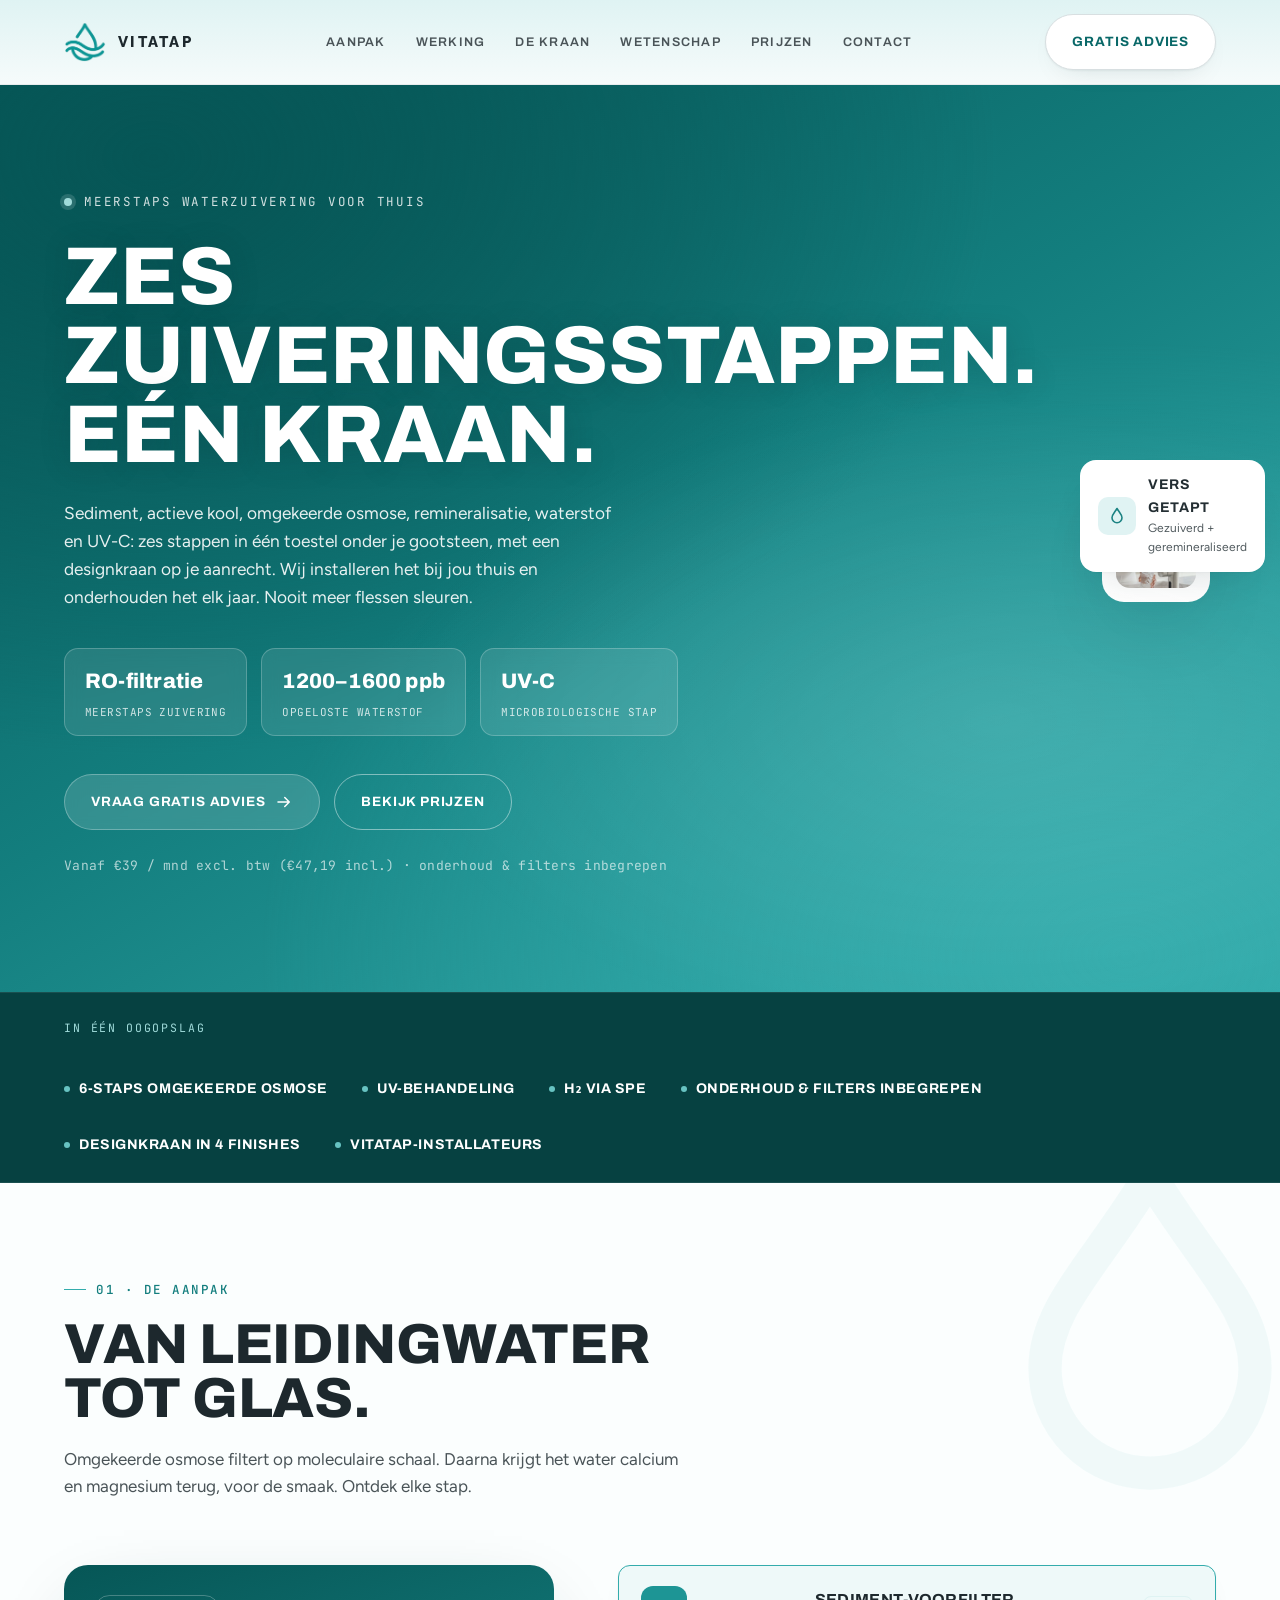
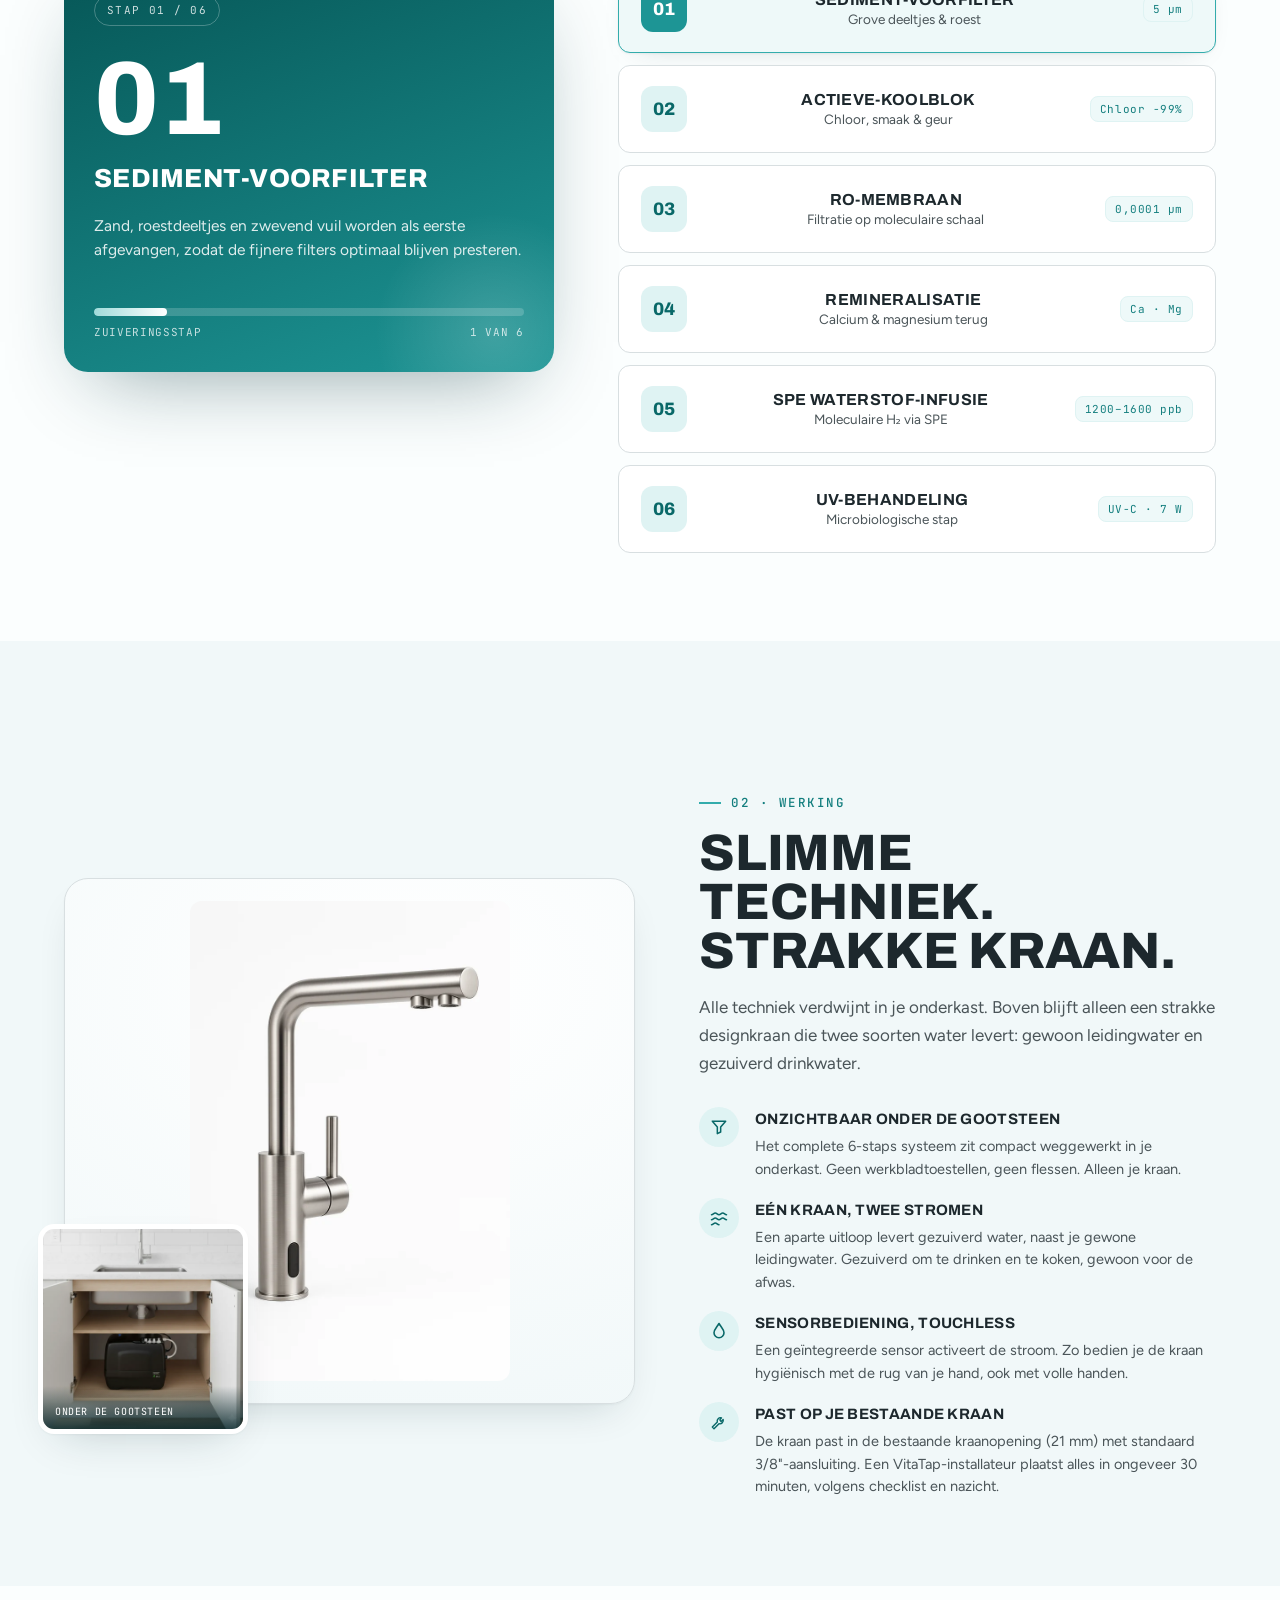
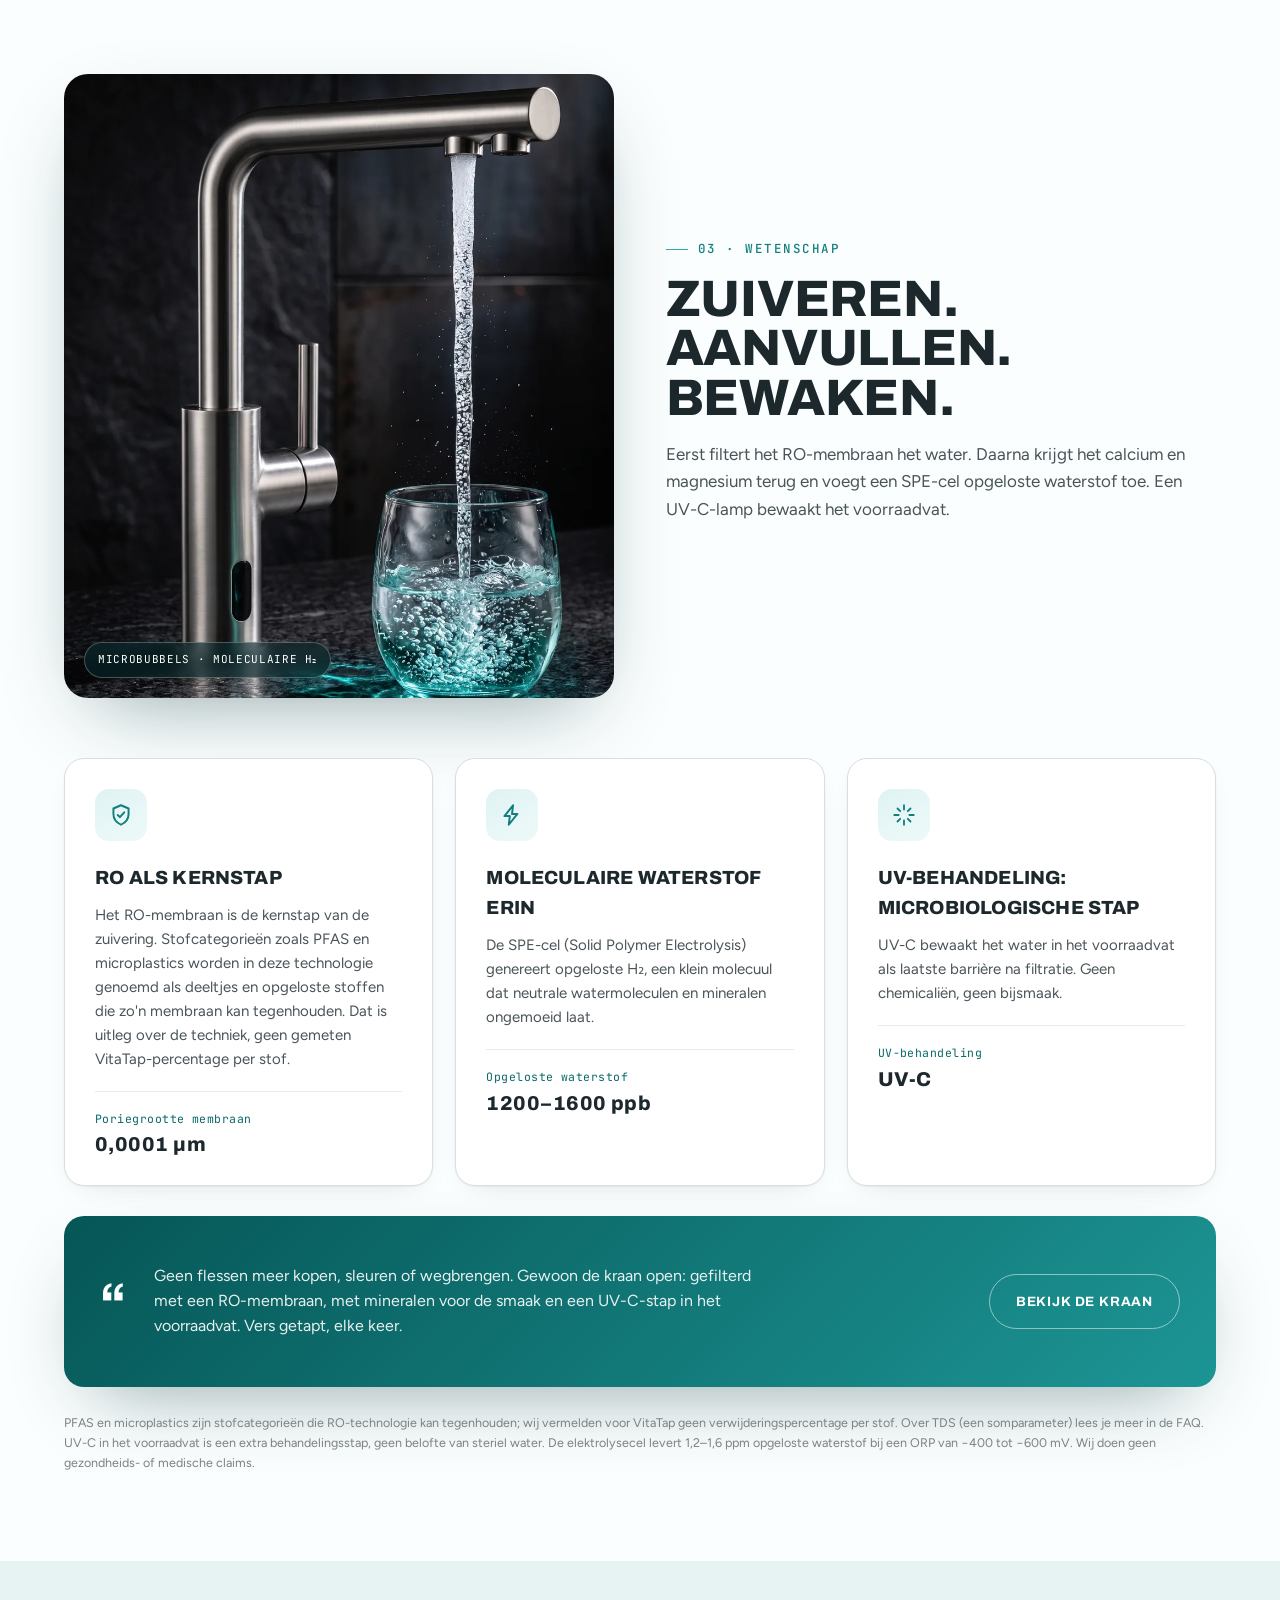
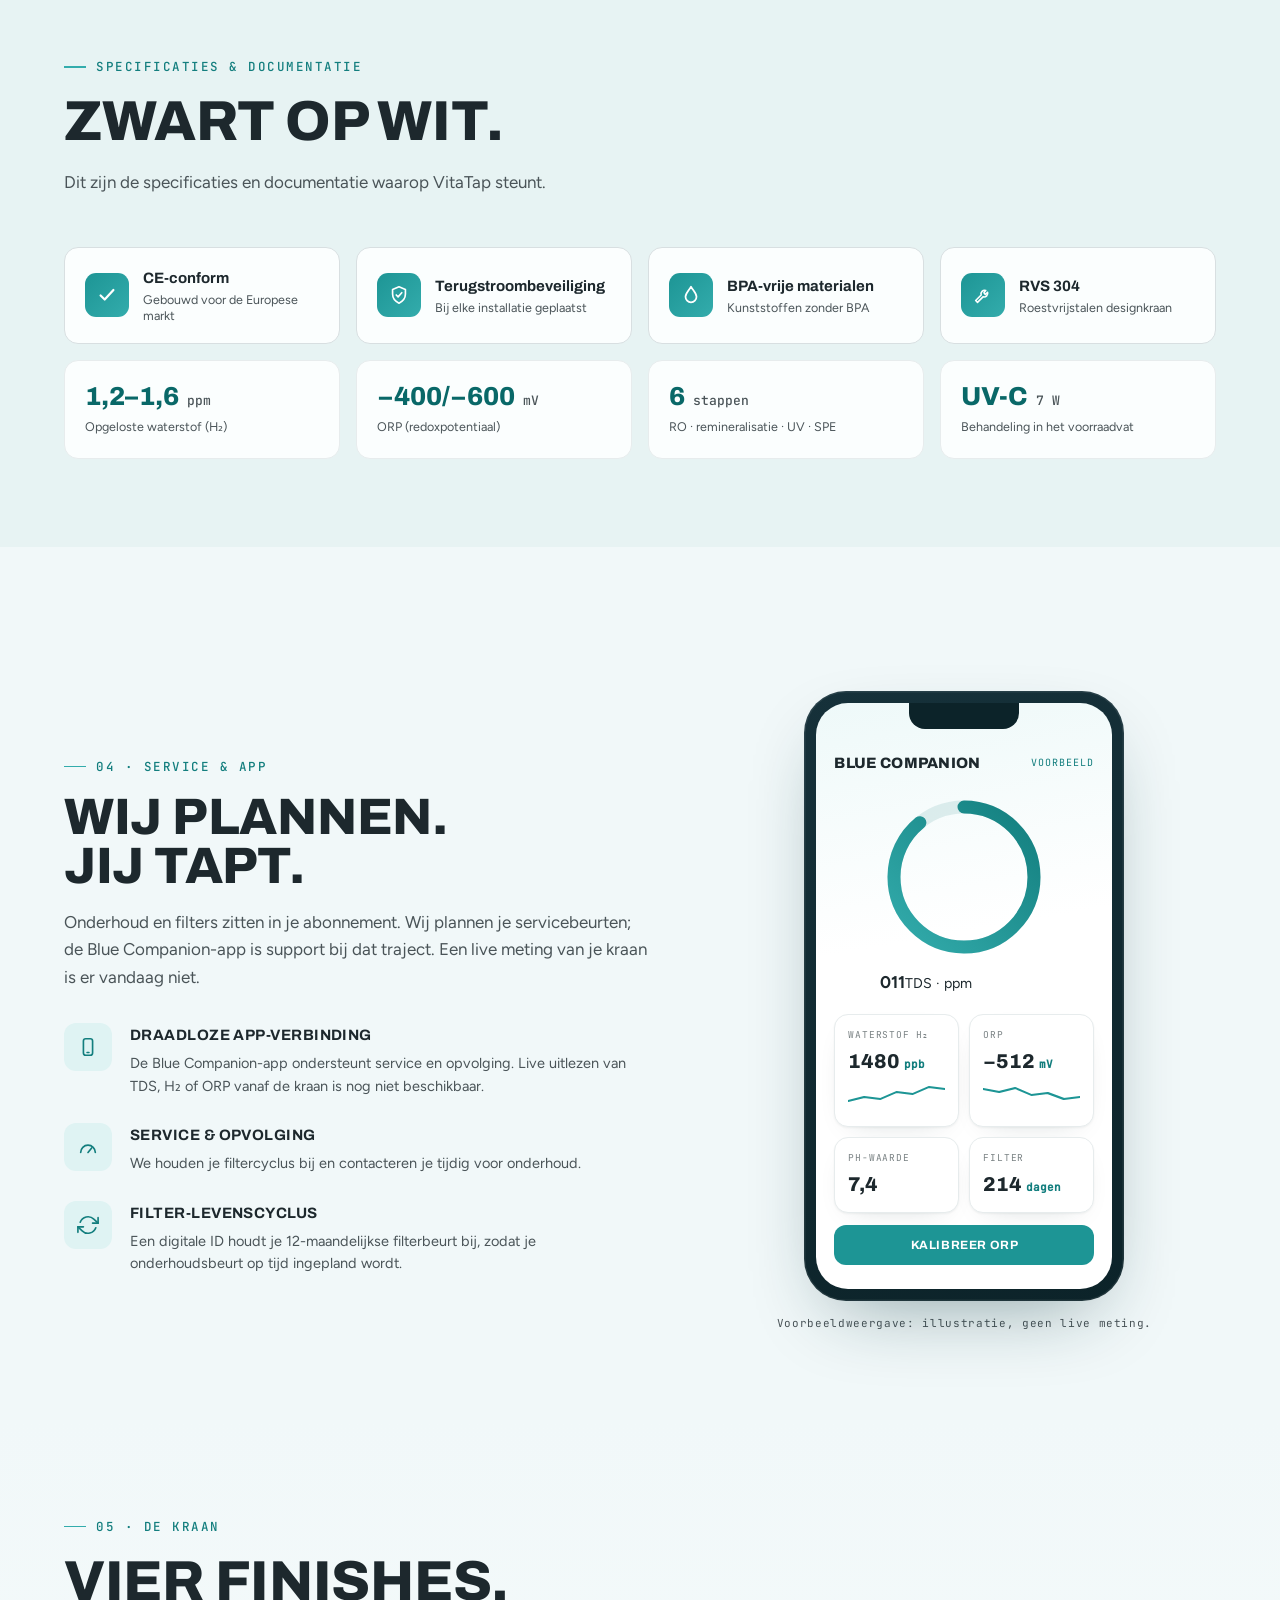
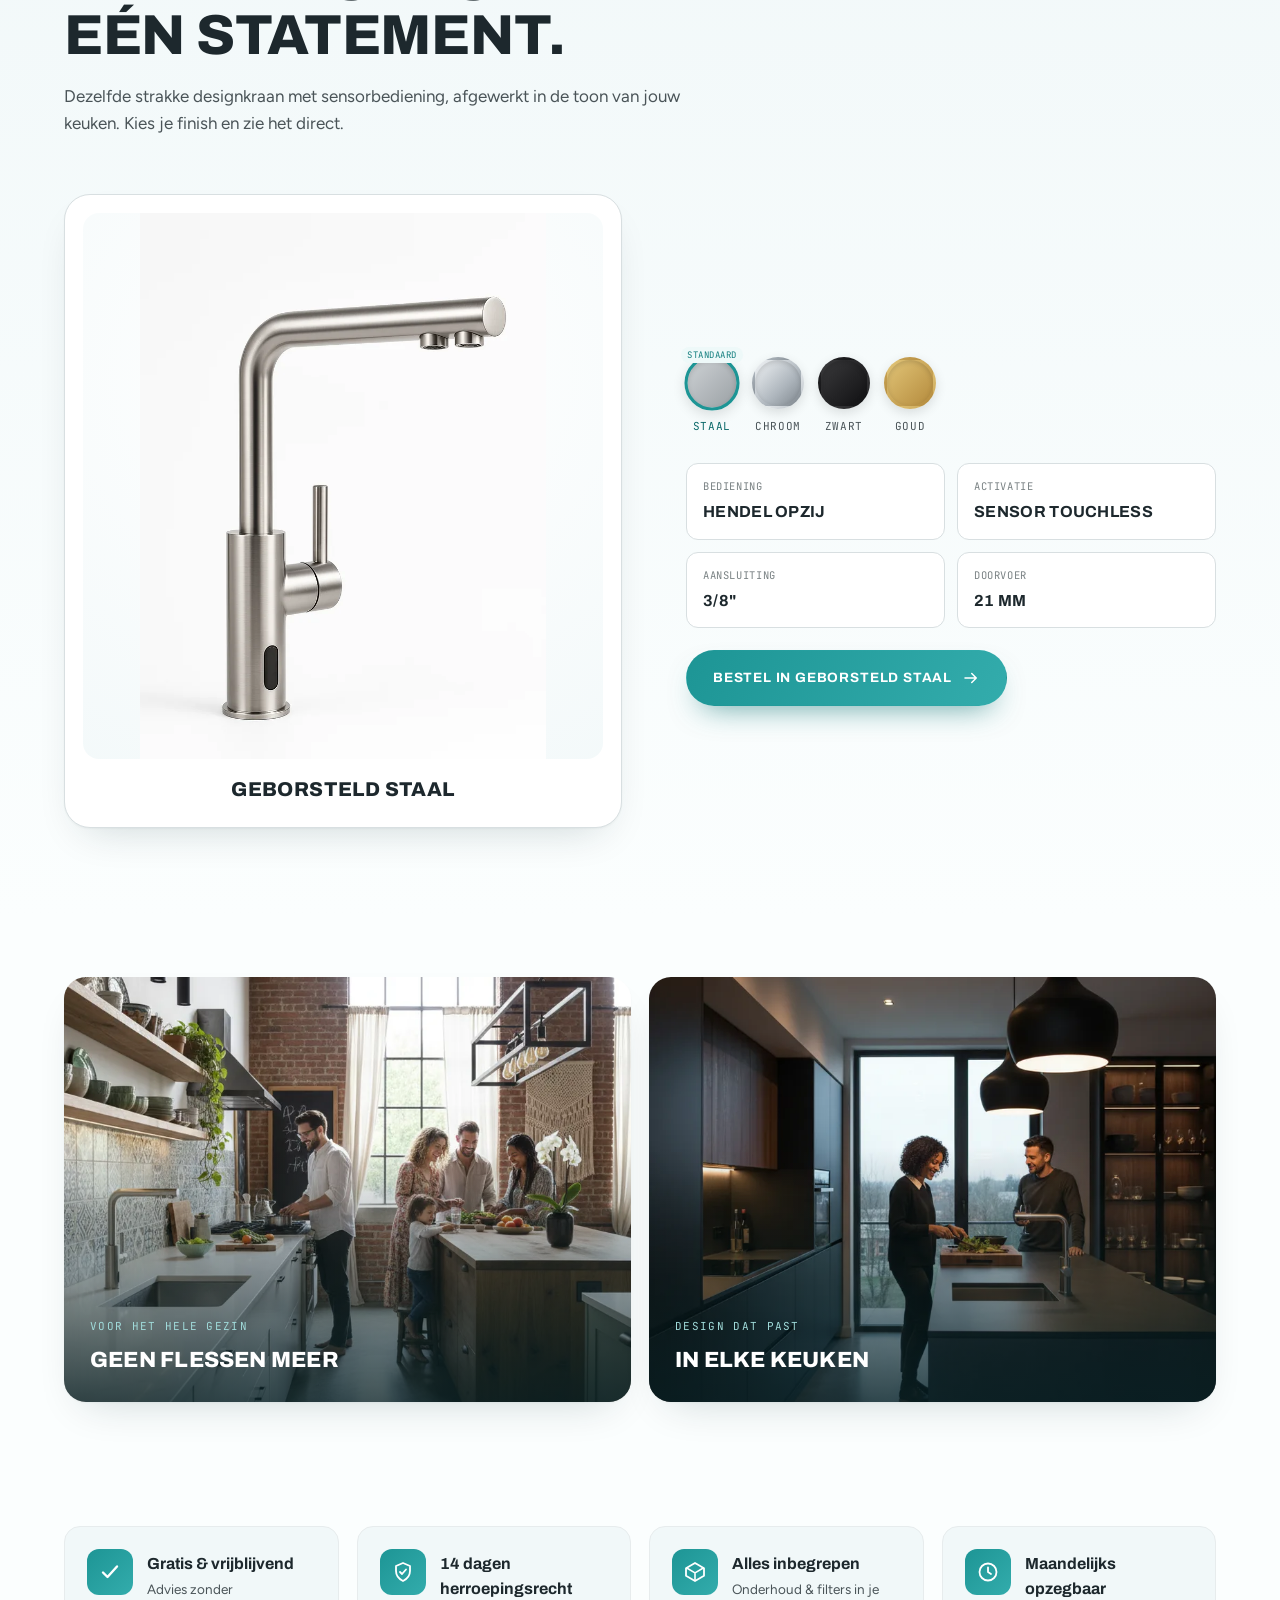
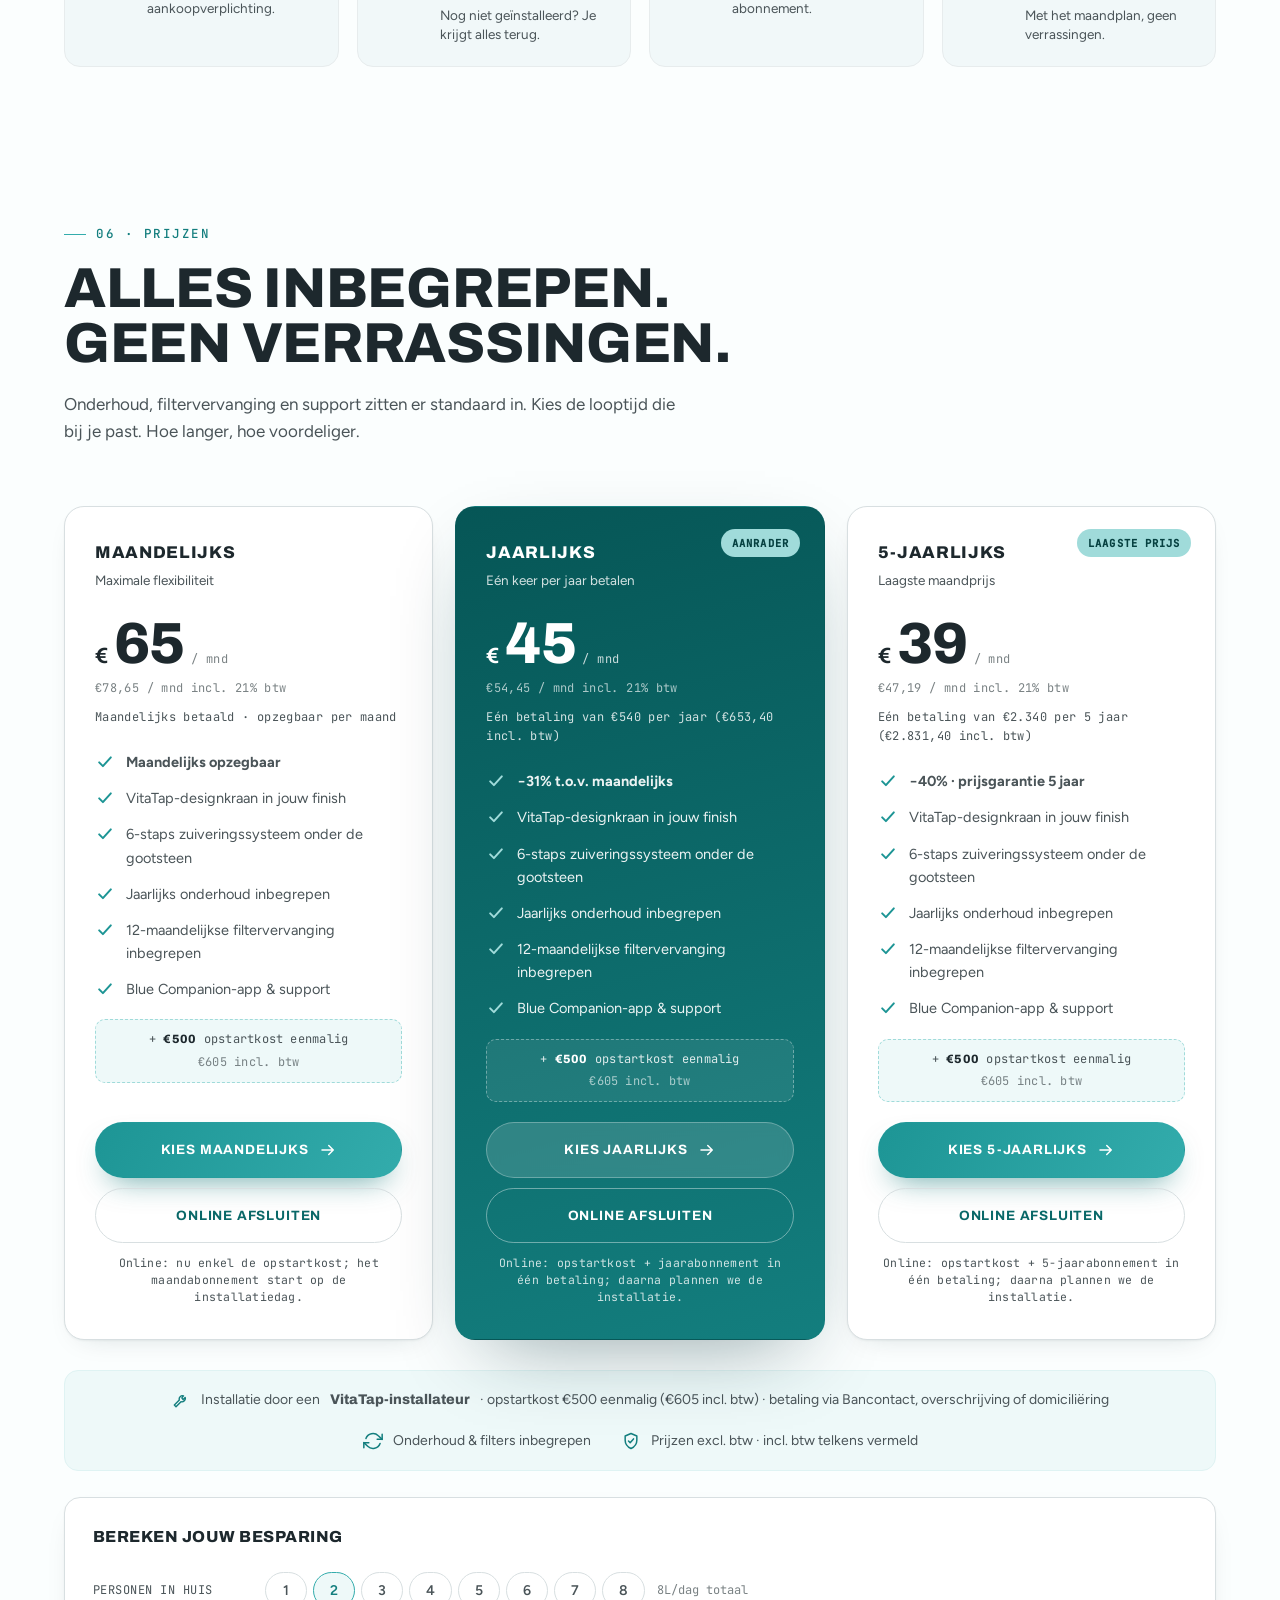
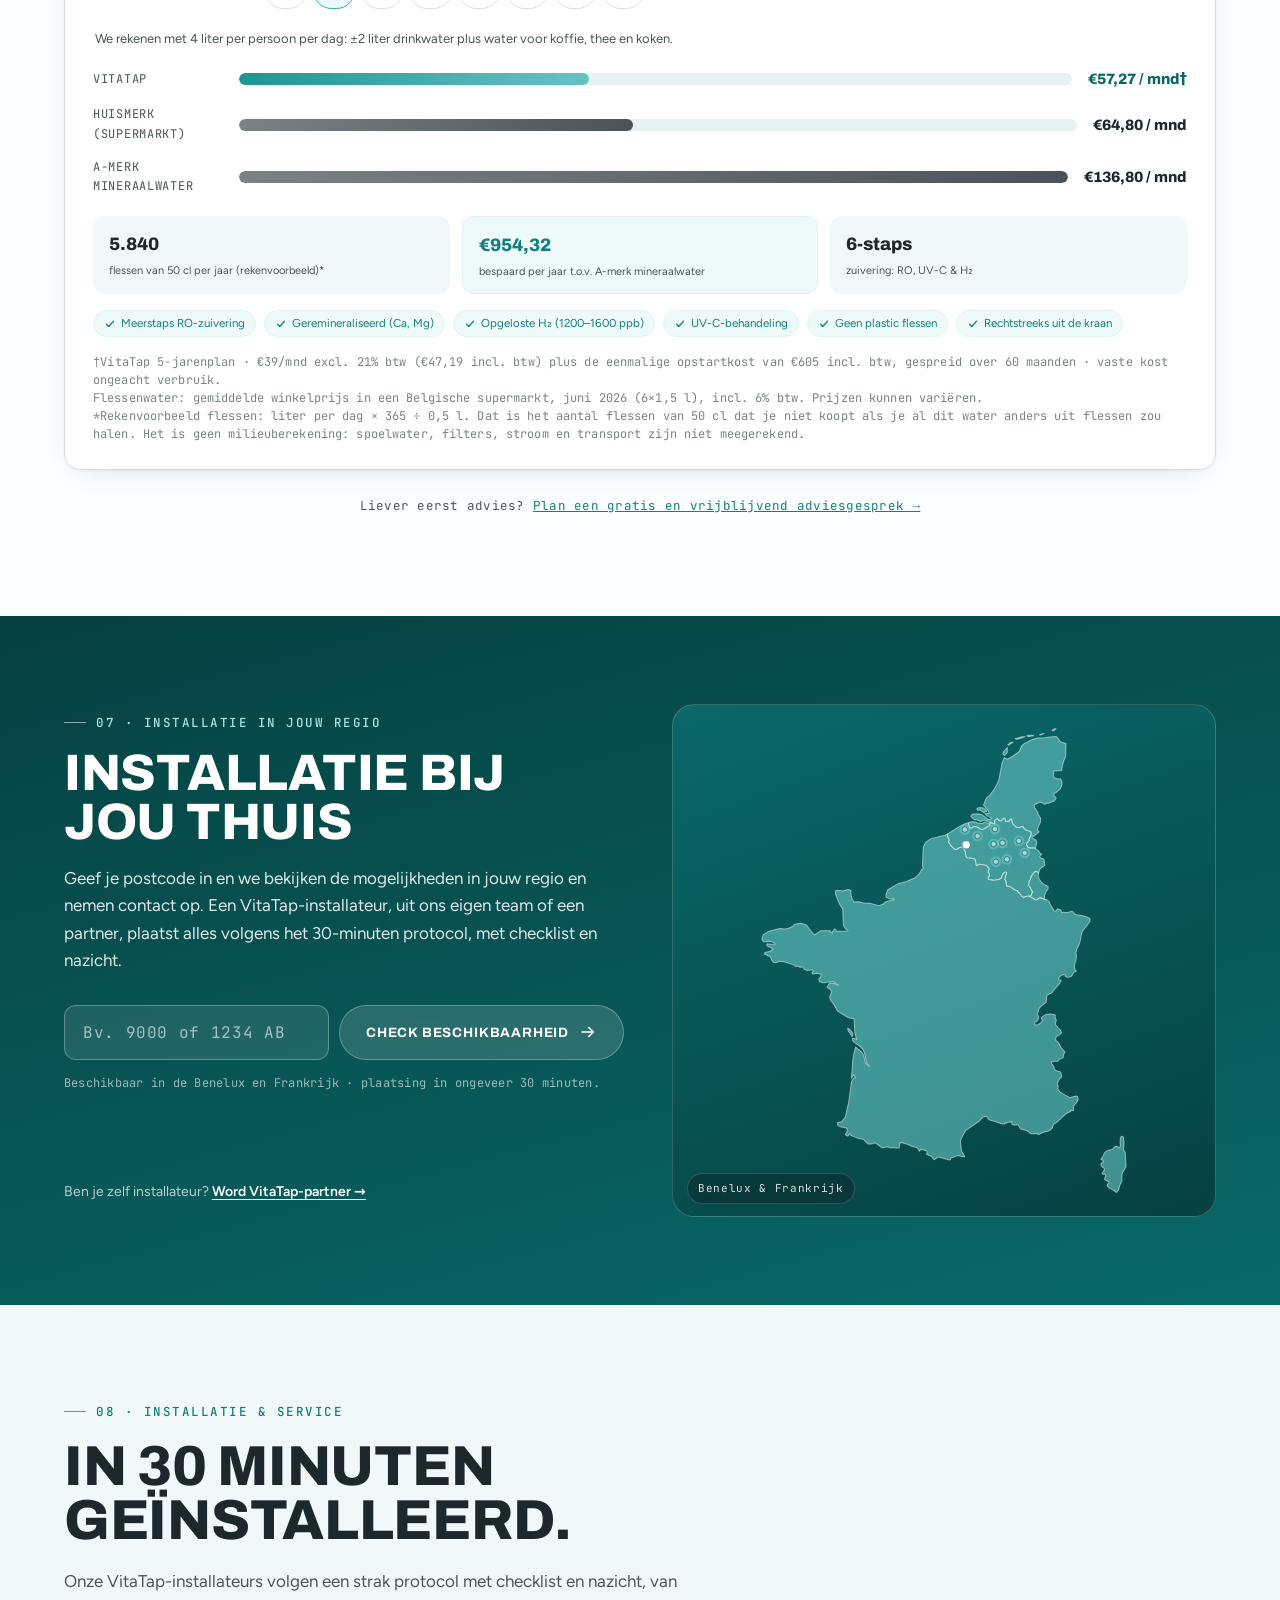
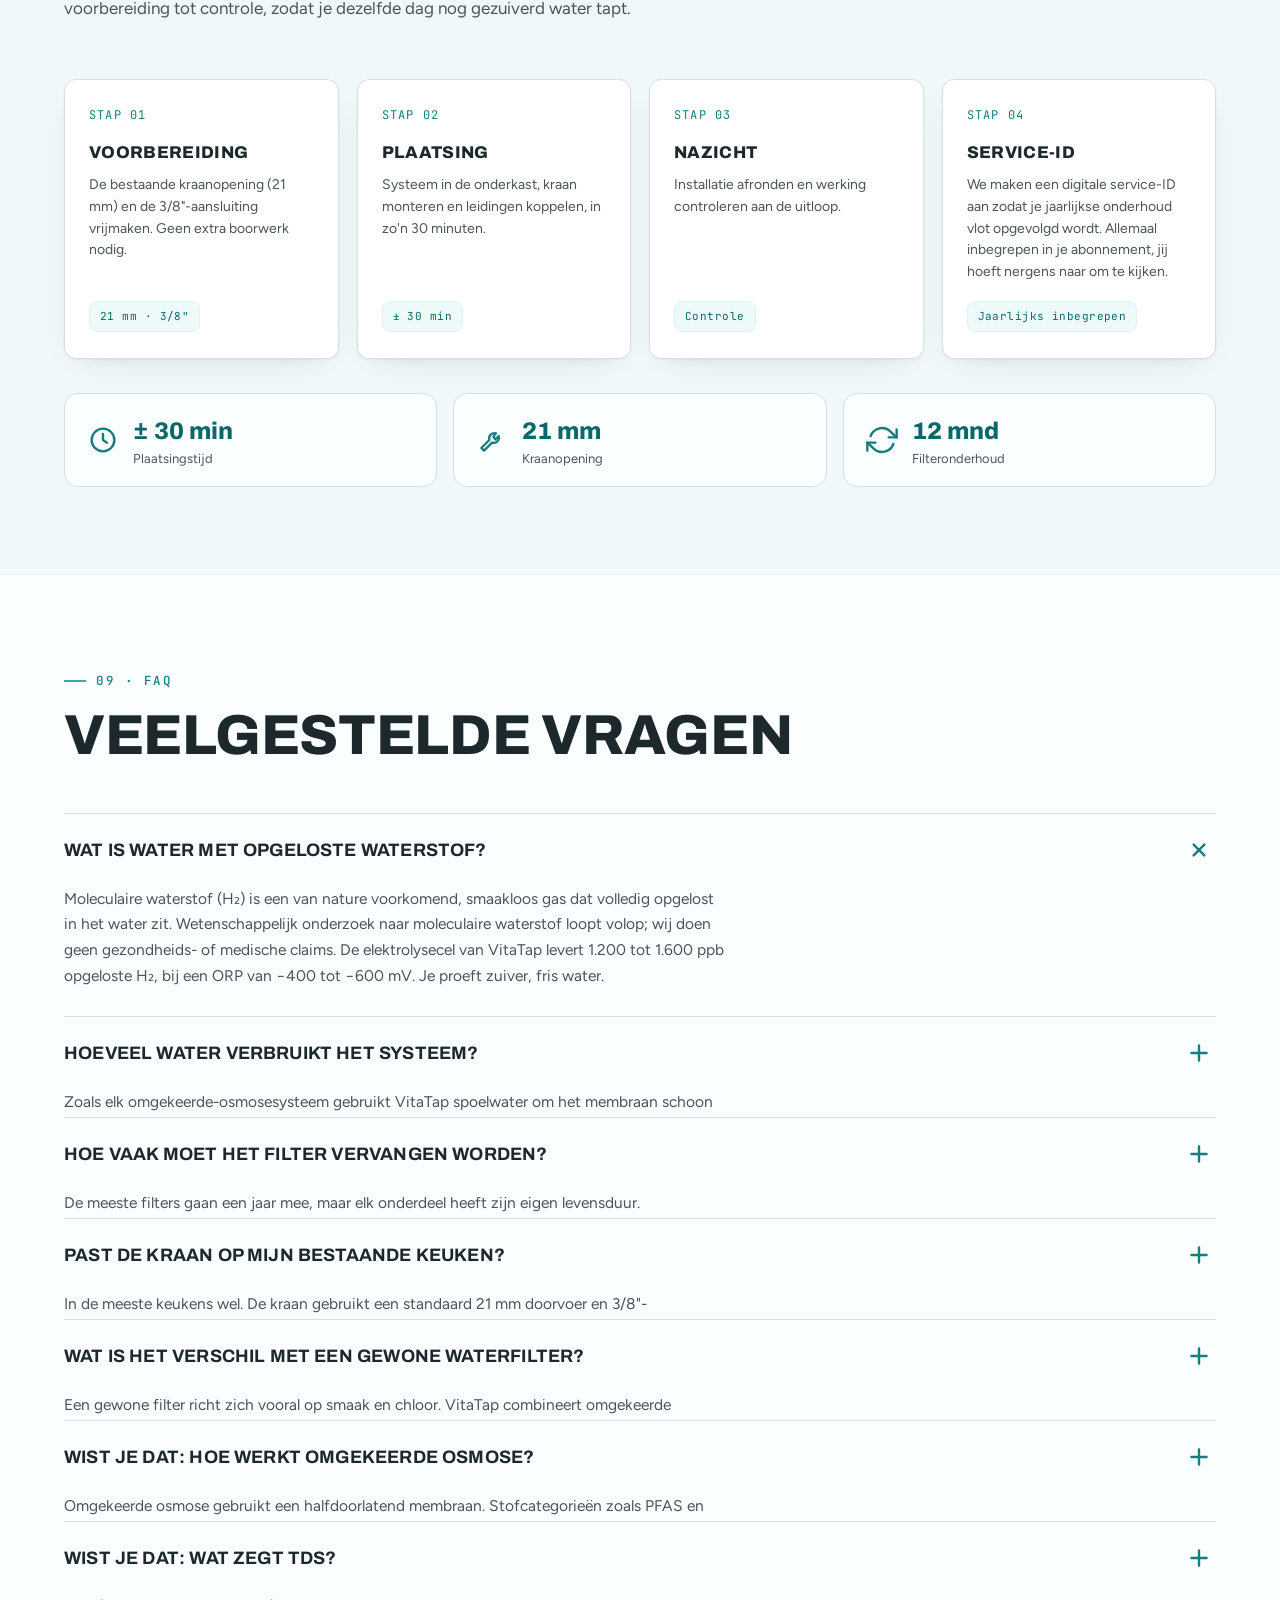
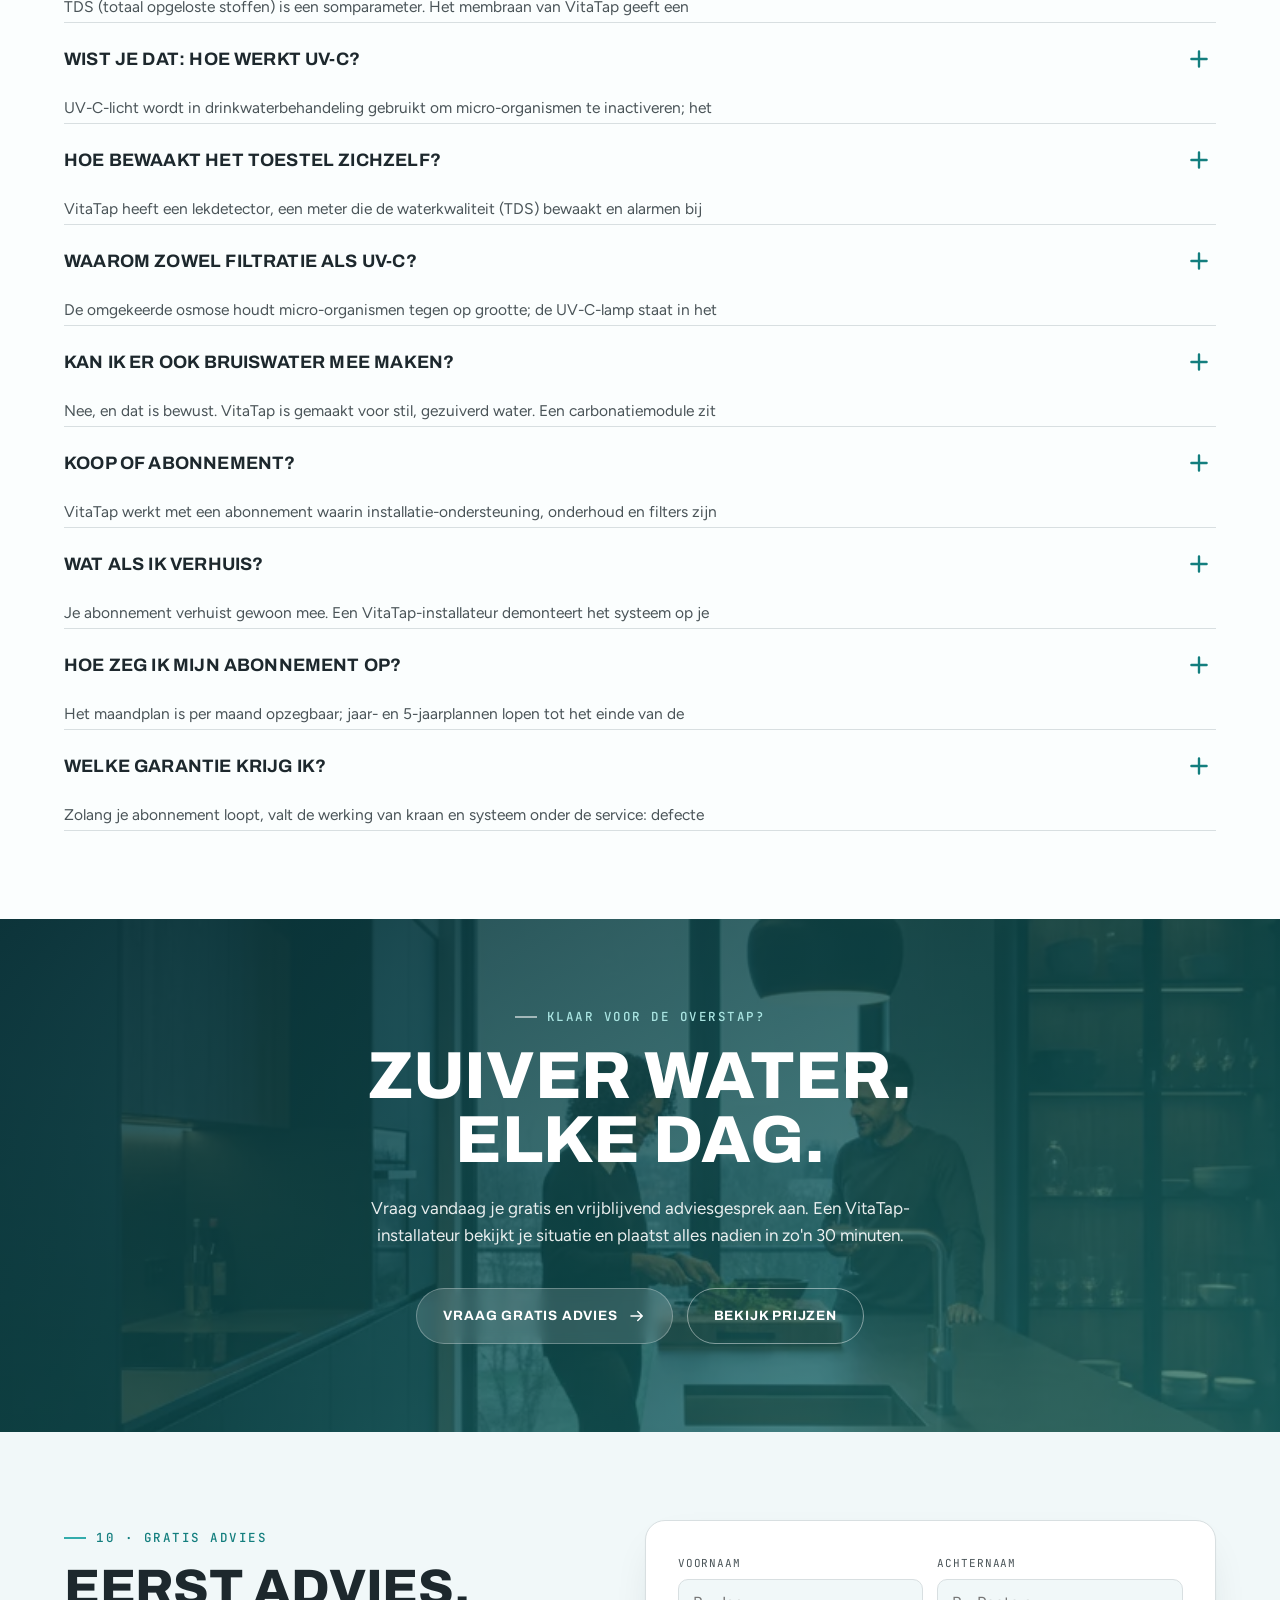
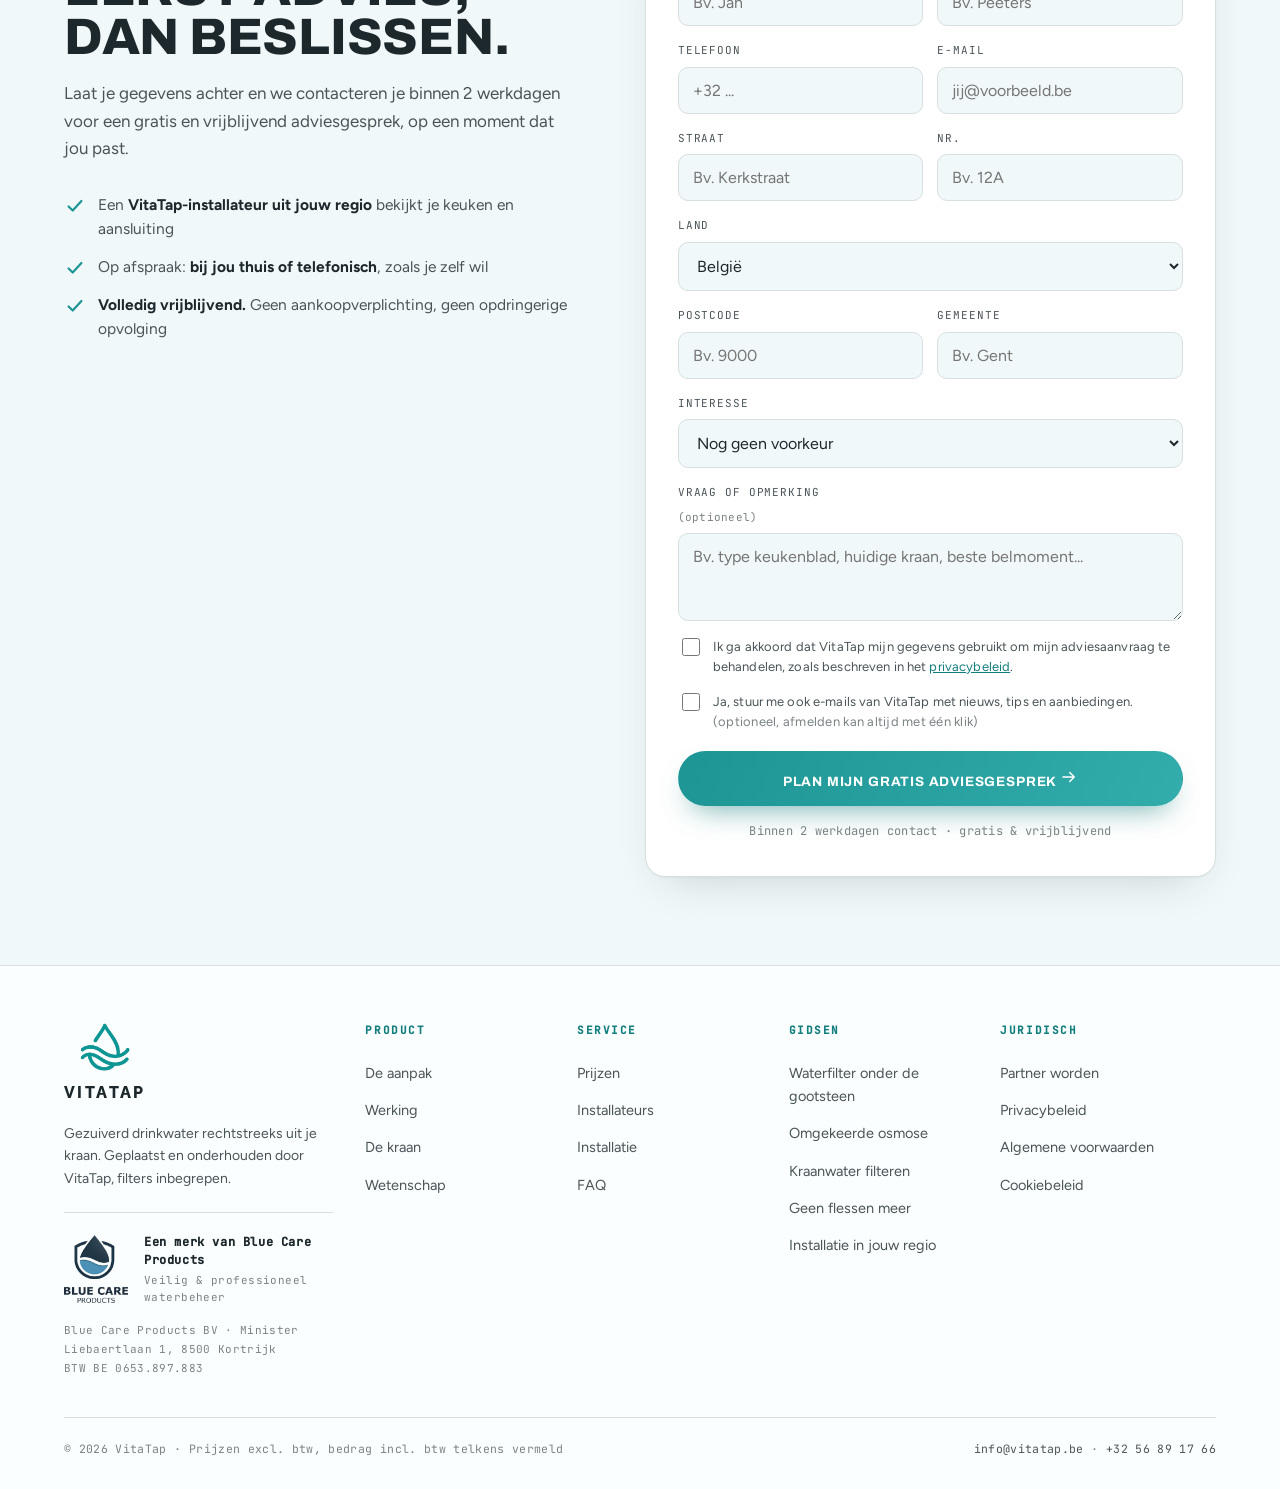
<file: index.html>
<!DOCTYPE html>
<html lang="nl">
<head>
<meta charset="UTF-8" />
<meta name="viewport" content="width=device-width, initial-scale=1.0" />
<title>VitaTap · Waterfilter onder de gootsteen, gezuiverd water uit je kraan</title>
<meta name="description" content="Gezuiverd drinkwater uit je eigen kraan, zonder flessen. Omgekeerde osmose onder de gootsteen, bij jou thuis geïnstalleerd en elk jaar onderhouden. Vanaf €39/mnd excl. btw (€47,19 incl.)." />
<meta name="robots" content="index, follow" />
<meta name="author" content="Blue Care Products BV" />
<link rel="canonical" href="https://vitatap.be/" />

<!-- Icons -->
<link rel="icon" type="image/svg+xml" href="favicon.svg" />
<link rel="icon" type="image/png" sizes="192x192" href="assets/icon-192.png" />
<link rel="apple-touch-icon" href="assets/apple-touch-icon.png" />
<link rel="manifest" href="site.webmanifest" />
<meta name="theme-color" content="#16868a" />

<!-- Open Graph -->
<meta property="og:type" content="website" />
<meta property="og:site_name" content="VitaTap" />
<meta property="og:locale" content="nl_BE" />
<meta property="og:title" content="VitaTap · Zes zuiveringsstappen. Eén kraan." />
<meta property="og:description" content="Gezuiverd drinkwater uit je eigen kraan. Omgekeerde osmose onder de gootsteen, bij jou thuis geïnstalleerd, onderhoud en filters inbegrepen. Vanaf €39/mnd excl. btw (€47,19 incl.)." />
<meta property="og:url" content="https://vitatap.be/" />
<meta property="og:image" content="https://vitatap.be/assets/og-image.png" />
<meta property="og:image:type" content="image/png" />
<meta property="og:image:width" content="1200" />
<meta property="og:image:height" content="630" />
<meta property="og:image:alt" content="VitaTap · gezuiverd water uit je eigen kraan" />

<!-- Twitter -->
<meta name="twitter:card" content="summary_large_image" />
<meta name="twitter:title" content="VitaTap · Zes zuiveringsstappen. Eén kraan." />
<meta name="twitter:description" content="Gezuiverd drinkwater uit je eigen kraan, bij jou thuis geïnstalleerd. Vanaf €39/mnd excl. btw (€47,19 incl.), onderhoud en filters inbegrepen." />
<meta name="twitter:image" content="https://vitatap.be/assets/og-image.png" />
<meta name="twitter:image:alt" content="VitaTap · gezuiverd water uit je eigen kraan" />

<link rel="dns-prefetch" href="https://api.web3forms.com" />
<link rel="preload" as="font" type="font/woff2" href="fonts/archivo-800.woff2" crossorigin />
<link rel="preload" as="font" type="font/woff2" href="fonts/figtree-400.woff2" crossorigin />
<link rel="stylesheet" href="fonts.css?v=589be052" />
<link rel="preload" as="image" href="assets/hero-lifestyle.webp" fetchpriority="high" />
<link rel="stylesheet" href="styles.css?v=c0379d4c" />

<template id="__bundler_thumbnail">
  <svg viewBox="0 0 100 100" xmlns="http://www.w3.org/2000/svg">
    <rect width="100" height="100" rx="20" fill="#16868a" />
    <g transform="translate(50 52)" stroke="#dff5f4" fill="none" stroke-width="5" stroke-linecap="round">
      <path d="M-16 -4c5 0 6 -7 11 -7s6 7 11 7" />
      <path d="M-16 6c5 0 6 -7 11 -7s6 7 11 7" opacity="0.6" />
    </g>
  </svg>
</template>

<!-- Structured data -->
<script type="application/ld+json">
{
  "@context": "https://schema.org",
  "@graph": [
    {
      "@type": "Organization",
      "@id": "https://vitatap.be/#organization",
      "name": "VitaTap",
      "legalName": "Blue Care Products BV",
      "url": "https://vitatap.be/",
      "logo": "https://vitatap.be/assets/vitatap-mark.png",
      "image": "https://vitatap.be/assets/hero-lifestyle.webp",
      "email": "info@vitatap.be",
      "telephone": "+3256891766",
      "vatID": "BE0653897883",
      "areaServed": ["BE", "NL", "LU", "FR"],
      "address": {
        "@type": "PostalAddress",
        "streetAddress": "Minister Liebaertlaan 1",
        "postalCode": "8500",
        "addressLocality": "Kortrijk",
        "addressCountry": "BE"
      },
      "contactPoint": {
        "@type": "ContactPoint",
        "telephone": "+3256891766",
        "email": "info@vitatap.be",
        "contactType": "customer service",
        "areaServed": ["BE", "NL", "LU", "FR"],
        "availableLanguage": [
          "nl"
        ]
      }
    },
    {
      "@type": "WebSite",
      "@id": "https://vitatap.be/#website",
      "name": "VitaTap",
      "url": "https://vitatap.be/",
      "inLanguage": "nl-BE",
      "publisher": {
        "@id": "https://vitatap.be/#organization"
      }
    },
    {
      "@type": "Product",
      "name": "VitaTap waterzuiveringssysteem",
      "url": "https://vitatap.be/#prijzen",
      "image": "https://vitatap.be/assets/faucet-clean.webp",
      "description": "Waterzuivering onder de gootsteen met een designkraan op je aanrecht: omgekeerde osmose, remineralisatie, UV-C in het voorraadvat en opgeloste waterstof. Thuis geïnstalleerd, onderhoud en filters inbegrepen.",
      "brand": {
        "@type": "Brand",
        "name": "VitaTap"
      },
      "category": "Waterzuivering",
      "offers": {
        "@type": "Offer",
        "priceCurrency": "EUR",
        "price": "47.19",
        "url": "https://vitatap.be/#prijzen",
        "availability": "https://schema.org/InStock",
        "priceValidUntil": "2026-12-31",
        "seller": {
          "@id": "https://vitatap.be/#organization"
        }
      }
    }
  ]
}
</script>
<script type="application/ld+json" id="faq-ld">{"@context":"https://schema.org","@type":"FAQPage","mainEntity":[{"@type":"Question","name":"Wat is water met opgeloste waterstof?","acceptedAnswer":{"@type":"Answer","text":"Moleculaire waterstof (H₂) is een van nature voorkomend, smaakloos gas dat volledig opgelost in het water zit. Wetenschappelijk onderzoek naar moleculaire waterstof loopt volop; wij doen geen gezondheids- of medische claims. De elektrolysecel van VitaTap levert 1.200 tot 1.600 ppb opgeloste H₂, bij een ORP van −400 tot −600 mV. Je proeft zuiver, fris water."}},{"@type":"Question","name":"Hoeveel water verbruikt het systeem?","acceptedAnswer":{"@type":"Answer","text":"Zoals elk omgekeerde-osmosesysteem gebruikt VitaTap spoelwater om het membraan schoon te houden."}},{"@type":"Question","name":"Hoe vaak moet het filter vervangen worden?","acceptedAnswer":{"@type":"Answer","text":"De meeste filters gaan een jaar mee, maar elk onderdeel heeft zijn eigen levensduur. Vuistregels: sedimentfilter 3–12 maanden (afhankelijk van waterkwaliteit), koolfilter en remineralisatiefilter elk jaar, UV-lamp elk jaar, RO-membraan elke 3 jaar. Al dit onderhoud zit in het abonnement inbegrepen. Wij houden bij wanneer vervanging nodig is en contacteren je tijdig."}},{"@type":"Question","name":"Past de kraan op mijn bestaande keuken?","acceptedAnswer":{"@type":"Answer","text":"In de meeste keukens wel. De kraan gebruikt een standaard 21 mm doorvoer en 3/8\"-aansluiting, en het systeem verdwijnt compact in je onderkast. Een VitaTap-installateur controleert dit vooraf."}},{"@type":"Question","name":"Wat is het verschil met een gewone waterfilter?","acceptedAnswer":{"@type":"Answer","text":"Een gewone filter richt zich vooral op smaak en chloor. VitaTap combineert omgekeerde osmose (RO) met remineralisatie en moleculaire waterstof (H₂), met een UV-C-behandelingsstap in het voorraadvat. En wij plaatsen en onderhouden het voor je: geen filter om zelf aan te denken."}},{"@type":"Question","name":"Wist je dat: hoe werkt omgekeerde osmose?","acceptedAnswer":{"@type":"Answer","text":"Omgekeerde osmose gebruikt een halfdoorlatend membraan. Stofcategorieën zoals PFAS en microplastics worden in de technologie vaak genoemd als deeltjes of opgeloste stoffen die zo'n membraan kan tegenhouden. Dat is uitleg over de techniek, geen gemeten VitaTap-percentage per stof."}},{"@type":"Question","name":"Wist je dat: wat zegt TDS?","acceptedAnswer":{"@type":"Answer","text":"TDS (totaal opgeloste stoffen) is een somparameter. Het membraan van VitaTap geeft een gemiddelde TDS-reductie van ongeveer 95%. Een laag TDS-getal alleen bewijst geen specifieke stofverwijdering, zoals van PFAS."}},{"@type":"Question","name":"Wist je dat: hoe werkt UV-C?","acceptedAnswer":{"@type":"Answer","text":"UV-C-licht wordt in drinkwaterbehandeling gebruikt om micro-organismen te inactiveren; het effect hangt af van dosis (intensiteit x blootstellingstijd) en installatie. Bij VitaTap staat de UV-C-lamp in het voorraadvat als extra microbiologische behandelingsstap na RO."}},{"@type":"Question","name":"Hoe bewaakt het toestel zichzelf?","acceptedAnswer":{"@type":"Answer","text":"VitaTap heeft een lekdetector, een meter die de waterkwaliteit (TDS) bewaakt en alarmen bij een onderbroken watertoevoer, een storing van de UV-lamp en het einde van de filterlevensduur. Zo weet je meteen wanneer er iets aandacht vraagt."}},{"@type":"Question","name":"Waarom zowel filtratie als UV-C?","acceptedAnswer":{"@type":"Answer","text":"De omgekeerde osmose houdt micro-organismen tegen op grootte; de UV-C-lamp staat in het voorraadvat en bewaakt water dat daar klaarstaat. Dat is een architectuurkeuze, geen prestatiepercentage."}},{"@type":"Question","name":"Kan ik er ook bruiswater mee maken?","acceptedAnswer":{"@type":"Answer","text":"Nee, en dat is bewust. VitaTap is gemaakt voor stil, gezuiverd water. Een carbonatiemodule zit dus niet in het toestel. Wil je af en toe toch bruis, dan gebruik je je VitaTap-water gewoon in een los bruistoestel. Je vertrekt dan nog altijd van dezelfde gezuiverde basis."}},{"@type":"Question","name":"Koop of abonnement?","acceptedAnswer":{"@type":"Answer","text":"VitaTap werkt met een abonnement waarin installatie-ondersteuning, onderhoud en filters zijn inbegrepen. Zo blijft je water altijd op niveau zonder verrassingen. Een eenmalige opstartkost van €500 excl. btw (€605 incl. btw) dekt de installatie."}},{"@type":"Question","name":"Wat als ik verhuis?","acceptedAnswer":{"@type":"Answer","text":"Je abonnement verhuist gewoon mee. Een VitaTap-installateur demonteert het systeem op je oude adres en plaatst het opnieuw op je nieuwe adres. Je betaalt enkel de verplaatsing, geen nieuwe opstartkost. Eén telefoontje volstaat om dit in te plannen."}},{"@type":"Question","name":"Hoe zeg ik mijn abonnement op?","acceptedAnswer":{"@type":"Answer","text":"Het maandplan is per maand opzegbaar; jaar- en 5-jaarplannen lopen tot het einde van de gekozen periode en worden nooit stilzwijgend voor een nieuwe volledige termijn verlengd. Bij stopzetting komt een VitaTap-installateur het systeem netjes demonteren."}},{"@type":"Question","name":"Welke garantie krijg ik?","acceptedAnswer":{"@type":"Answer","text":"Zolang je abonnement loopt, valt de werking van kraan en systeem onder de service: defecte onderdelen worden hersteld of vervangen zonder extra kosten, en het jaarlijkse onderhoud met filtervervanging zit standaard inbegrepen."}}]}</script>
<!-- Privacy-friendly analytics by Plausible -->
<script async src="https://plausible.io/js/pa-g62G71NmbPldLQd7MsKFo.js"></script>
<script>
  window.plausible=window.plausible||function(){(plausible.q=plausible.q||[]).push(arguments)},plausible.init=plausible.init||function(i){plausible.o=i||{}};
  plausible.init()
</script>
</head>
<body>
<div id="root"><!--PRERENDER_START--><a class="skip-link" href="#main">Naar inhoud</a><header class="site-header"><div class="wrap header-inner"><a class="brand" href="#top" aria-label="VitaTap home"><img class="logo" src="assets/vitatap-mark.png" alt="VitaTap" width="180" height="171" decoding="async"><span class="wordmark">VitaTap</span></a><nav class="nav"><a href="#aanpak">Aanpak</a><a href="#werking">Werking</a><a href="#kraan">De Kraan</a><a href="#wetenschap">Wetenschap</a><a href="#prijzen">Prijzen</a><a href="#contact">Contact</a></nav><a class="btn header-cta" href="#contact">Gratis advies</a><button class="menu-btn" aria-label="Open menu" aria-expanded="false"><svg width="26" height="26" viewBox="0 0 24 24" fill="none"><path d="M4 7h16M4 12h16M4 17h16" stroke="currentColor" stroke-width="2" stroke-linecap="round"></path></svg></button></div><div class="mobile-menu" style="opacity: 0; visibility: hidden; transform: translateY(-10px); pointer-events: none;"><nav><a href="#aanpak">Aanpak</a><a href="#werking">Werking</a><a href="#kraan">De Kraan</a><a href="#wetenschap">Wetenschap</a><a href="#prijzen">Prijzen</a><a href="#contact">Contact</a></nav><a class="btn btn-primary" href="#contact">Vraag gratis advies <svg viewBox="0 0 24 24" fill="none" class="arr" width="18" height="18"><path d="M4 12h15m0 0-6-6m6 6-6 6" stroke="currentColor" stroke-width="2" stroke-linecap="round" stroke-linejoin="round"></path></svg></a><div class="mobile-contact"><a href="tel:+3256891766">Bel +32 56 89 17 66</a></div></div></header><main id="main"><section class="hero" id="top"><div class="wrap hero-grid"><div class="hero-copy"><p class="hero-eyebrow"><span class="dot"></span> Meerstaps waterzuivering voor thuis</p><h1 class="display">Zes zuiveringsstappen. Eén kraan.</h1><p class="hero-sub">Sediment, actieve kool, omgekeerde osmose, remineralisatie, waterstof en UV-C: zes stappen in één toestel onder je gootsteen, met een designkraan op je aanrecht. Wij installeren het bij jou thuis en onderhouden het elk jaar. Nooit meer flessen sleuren.</p><div class="hero-stats"><div class="stat-chip reveal" style="transition-delay: 0s;"><div class="val">RO-filtratie</div><div class="cap">Meerstaps zuivering</div></div><div class="stat-chip reveal" style="transition-delay: 0.05s;"><div class="val">1200–1600 ppb</div><div class="cap">Opgeloste waterstof</div></div><div class="stat-chip reveal" style="transition-delay: 0.1s;"><div class="val">UV-C</div><div class="cap">Microbiologische stap</div></div></div><div class="hero-actions"><a class="btn btn-primary solid-white" href="#contact">Vraag gratis advies <svg viewBox="0 0 24 24" fill="none" class="arr" width="18" height="18"><path d="M4 12h15m0 0-6-6m6 6-6 6" stroke="currentColor" stroke-width="2" stroke-linecap="round" stroke-linejoin="round"></path></svg></a><a class="btn btn-ghost" href="#prijzen">Bekijk prijzen</a></div><p class="hero-fine">Vanaf €39 / mnd excl. btw (€47,19 incl.) · onderhoud &amp; filters inbegrepen</p></div><div class="hero-media"><div class="hero-card"><span class="hero-finish-tag">Geborsteld staal</span><div class="frame"><img src="assets/hero-lifestyle.webp" alt="Vrouw vult een glas met gezuiverd water aan de VitaTap-kraan" width="760" height="1351" loading="eager" fetchpriority="high" decoding="async"></div><div class="hero-badge"><span class="ico"><svg viewBox="0 0 24 24" fill="none" width="20" height="20"><path d="M12 3c3 5 6 7.5 6 11a6 6 0 1 1-12 0c0-3.5 3-6 6-11Z" stroke="currentColor" stroke-width="1.9" stroke-linejoin="round"></path></svg></span><div><div class="t">Vers getapt</div><div class="s">Gezuiverd + geremineraliseerd</div></div></div></div></div></div></section><div class="trust"><div class="wrap" data-comment-anchor="d1878b9bf1-div-122-7"><span class="label">In één oogopslag</span><div class="items"><span><span class="d"></span><b>6-staps omgekeerde osmose</b></span><span><span class="d"></span><b>UV-behandeling</b></span><span><span class="d"></span><b>H₂ via SPE</b></span><span><span class="d"></span><b>Onderhoud &amp; filters inbegrepen</b></span><span><span class="d"></span><b>Designkraan in 4 finishes</b></span><span><span class="d"></span><b>VitaTap-installateurs</b></span></div></div></div><section class="section bg-paper" id="aanpak"><svg viewBox="0 0 24 24" fill="none" class="watermark" style="width: 420px; height: 420px; top: -60px; right: -80px;"><path d="M12 3c3 5 6 7.5 6 11a6 6 0 1 1-12 0c0-3.5 3-6 6-11Z" stroke="currentColor" stroke-width="1.9" stroke-linejoin="round"></path></svg><div class="wrap"><div class="sec-head reveal" style="transition-delay: 0.15000000000000002s;"><p class="eyebrow">01 · De aanpak</p><h2 class="display">Van leidingwater<br>tot glas.</h2><p class="lead">Omgekeerde osmose filtert op moleculaire schaal. Daarna krijgt het water calcium en magnesium terug, voor de smaak. Ontdek elke stap.</p></div><div class="steps-layout"><div class="steps-sticky"><div class="flow-visual"><span class="ring"></span><span class="flow-pill">Stap 01 / 06</span><div class="flow-head"><div class="flow-num">01</div></div><div class="flow-name">Sediment-voorfilter</div><p class="flow-desc">Zand, roestdeeltjes en zwevend vuil worden als eerste afgevangen, zodat de fijnere filters optimaal blijven presteren.</p><div class="flow-meter"><div class="bar"><div class="fill" style="width: 17%;"></div></div><div class="lab"><span>Zuiveringsstap</span><span>1 van 6</span></div></div></div></div><div class="step-list"><button class="step-item active reveal" style="transition-delay: 0.2s;"><span class="idx">01</span><span><span class="st-name">Sediment-voorfilter</span><span class="st-sub">Grove deeltjes &amp; roest</span></span><span class="st-tag">5 µm</span></button><button class="step-item reveal" style="transition-delay: 0.25s;"><span class="idx">02</span><span><span class="st-name">Actieve-koolblok</span><span class="st-sub">Chloor, smaak &amp; geur</span></span><span class="st-tag">Chloor −99%</span></button><button class="step-item reveal" style="transition-delay: 0s;"><span class="idx">03</span><span><span class="st-name">RO-membraan</span><span class="st-sub">Filtratie op moleculaire schaal</span></span><span class="st-tag">0,0001 µm</span></button><button class="step-item reveal" style="transition-delay: 0.05s;"><span class="idx">04</span><span><span class="st-name">Remineralisatie</span><span class="st-sub">Calcium &amp; magnesium terug</span></span><span class="st-tag">Ca · Mg</span></button><button class="step-item reveal" style="transition-delay: 0.1s;"><span class="idx">05</span><span><span class="st-name">SPE Waterstof-infusie</span><span class="st-sub">Moleculaire H₂ via SPE</span></span><span class="st-tag">1200–1600 ppb</span></button><button class="step-item reveal" style="transition-delay: 0.15000000000000002s;"><span class="idx">06</span><span><span class="st-name">UV-behandeling</span><span class="st-sub">Microbiologische stap</span></span><span class="st-tag">UV-C · 7 W</span></button></div></div></div></section><section class="section bg-paper2" id="werking"><div class="wrap"><div class="werking-grid"><div class="werking-visual"><div class="werking-faucet reveal" style="transition-delay: 0.2s;"><img src="assets/finish-steel.webp" alt="VitaTap-designkraan in geborsteld staal met een aparte uitloop voor gezuiverd water" width="760" height="1140" loading="lazy" decoding="async"></div><div class="werking-filter"><img src="assets/under-sink-filter.webp" alt="Het 6-staps zuiveringssysteem onder de gootsteen" width="900" height="900" loading="lazy" decoding="async"><span class="cap">Onder de gootsteen</span></div></div><div class="werking-copy"><p class="eyebrow">02 · Werking</p><h2 class="display" style="font-size: clamp(32px,4vw,52px); margin-top: 16px;">Slimme techniek.<br>Strakke kraan.</h2><p class="lead" style="margin-top: 18px;">Alle techniek verdwijnt in je onderkast. Boven blijft alleen een strakke designkraan die twee soorten water levert: gewoon leidingwater en gezuiverd drinkwater.</p><div class="werk-steps"><div class="werk-step reveal" style="transition-delay: 0.25s;"><span class="n"><svg viewBox="0 0 24 24" fill="none" width="20" height="20"><path d="M4 5h16l-6 7v6l-4 2v-8L4 5Z" stroke="currentColor" stroke-width="1.8" stroke-linejoin="round"></path></svg></span><div><h4>Onzichtbaar onder de gootsteen</h4><p>Het complete 6-staps systeem zit compact weggewerkt in je onderkast. Geen werkbladtoestellen, geen flessen. Alleen je kraan.</p></div></div><div class="werk-step reveal" style="transition-delay: 0s;"><span class="n"><svg viewBox="0 0 24 24" fill="none" width="20" height="20"><path d="M3 8c2 0 2.5-2 4.5-2S10 8 12 8s2.5-2 4.5-2S19 8 21 8M3 14c2 0 2.5-2 4.5-2S10 14 12 14s2.5-2 4.5-2S19 14 21 14M3 20c2 0 2.5-2 4.5-2S10 20 12 20" stroke="currentColor" stroke-width="1.8" stroke-linecap="round"></path></svg></span><div><h4>Eén kraan, twee stromen</h4><p>Een aparte uitloop levert gezuiverd water, naast je gewone leidingwater. Gezuiverd om te drinken en te koken, gewoon voor de afwas.</p></div></div><div class="werk-step reveal" style="transition-delay: 0.05s;"><span class="n"><svg viewBox="0 0 24 24" fill="none" width="20" height="20"><path d="M12 3c3 5 6 7.5 6 11a6 6 0 1 1-12 0c0-3.5 3-6 6-11Z" stroke="currentColor" stroke-width="1.9" stroke-linejoin="round"></path></svg></span><div><h4>Sensorbediening, touchless</h4><p>Een geïntegreerde sensor activeert de stroom. Zo bedien je de kraan hygiënisch met de rug van je hand, ook met volle handen.</p></div></div><div class="werk-step reveal" style="transition-delay: 0.1s;"><span class="n"><svg viewBox="0 0 24 24" fill="none" width="20" height="20"><path d="M15 7a4 4 0 0 0-5 5L4 18l2 2 6-6a4 4 0 0 0 5-5l-2.5 2.5L13 9.5 15 7Z" stroke="currentColor" stroke-width="1.7" stroke-linejoin="round"></path></svg></span><div><h4>Past op je bestaande kraan</h4><p>De kraan past in de bestaande kraanopening (21 mm) met standaard 3/8"-aansluiting. Een VitaTap-installateur plaatst alles in ongeveer 30 minuten, volgens checklist en nazicht.</p></div></div></div></div></div></div></section><section class="section bg-paper" id="wetenschap"><div class="wrap"><div class="sci-feature"><div class="sci-shot reveal" style="transition-delay: 0.15000000000000002s;"><img src="assets/dark-teal-pour.webp" alt="Water met opgeloste waterstof en micro-bubbels stroomt uit de VitaTap-kraan" width="1000" height="1501" loading="lazy" decoding="async"><span class="tag">Microbubbels · moleculaire H₂</span></div><div class="sec-head reveal" style="transition-delay: 0.2s;"><p class="eyebrow">03 · Wetenschap</p><h2 class="display" style="font-size: clamp(32px,4vw,52px); margin-top: 16px;">Zuiveren. Aanvullen. Bewaken.</h2><p class="lead" style="margin-top: 18px;">Eerst filtert het RO-membraan het water. Daarna krijgt het calcium en magnesium terug en voegt een SPE-cel opgeloste waterstof toe. Een UV-C-lamp bewaakt het voorraadvat.</p></div></div><div class="sci-grid"><div class="sci-card reveal" style="transition-delay: 0.25s;"><span class="ico"><svg viewBox="0 0 24 24" fill="none" width="26" height="26"><path d="M12 3l7 3v5c0 4.5-3 8-7 10-4-2-7-5.5-7-10V6l7-3Z" stroke="currentColor" stroke-width="1.8" stroke-linejoin="round"></path><path d="M9 12l2 2 4-4.5" stroke="currentColor" stroke-width="1.8" stroke-linecap="round" stroke-linejoin="round"></path></svg></span><h3>RO als kernstap</h3><p>Het RO-membraan is de kernstap van de zuivering. Stofcategorieën zoals PFAS en microplastics worden in deze technologie genoemd als deeltjes en opgeloste stoffen die zo'n membraan kan tegenhouden. Dat is uitleg over de techniek, geen gemeten VitaTap-percentage per stof.</p><div class="sci-metric"><span>Poriegrootte membraan</span><span class="big">0,0001 µm</span></div></div><div class="sci-card reveal" style="transition-delay: 0s;"><span class="ico"><svg viewBox="0 0 24 24" fill="none" width="26" height="26"><path d="M13 3 5 13h5l-1 8 8-10h-5l1-8Z" stroke="currentColor" stroke-width="1.8" stroke-linejoin="round"></path></svg></span><h3>Moleculaire waterstof erin</h3><p>De SPE-cel (Solid Polymer Electrolysis) genereert opgeloste H₂, een klein molecuul dat neutrale watermoleculen en mineralen ongemoeid laat.</p><div class="sci-metric"><span>Opgeloste waterstof</span><span class="big">1200–1600 ppb</span></div></div><div class="sci-card reveal" style="transition-delay: 0.05s;"><span class="ico"><svg viewBox="0 0 24 24" fill="none" width="26" height="26"><path d="M12 3v4M12 17v4M3 12h4M17 12h4M6 6l2.5 2.5M15.5 15.5 18 18M18 6l-2.5 2.5M8.5 15.5 6 18" stroke="currentColor" stroke-width="1.7" stroke-linecap="round"></path></svg></span><h3>UV-behandeling: microbiologische stap</h3><p>UV-C bewaakt het water in het voorraadvat als laatste barrière na filtratie. Geen chemicaliën, geen bijsmaak.</p><div class="sci-metric"><span>UV-behandeling</span><span class="big">UV-C</span></div></div></div><div class="callout reveal" style="transition-delay: 0.1s;"><div class="qi">“</div><p class="qt">Geen flessen meer kopen, sleuren of wegbrengen. Gewoon de kraan open: gefilterd met een RO-membraan, met mineralen voor de smaak en een UV-C-stap in het voorraadvat. Vers getapt, elke keer.</p><a class="btn btn-ghost" href="#kraan" style="color: rgb(255, 255, 255); border-color: rgba(255, 255, 255, 0.5);">Bekijk de kraan</a></div><p class="claims-note">PFAS en microplastics zijn stofcategorieën die RO-technologie kan tegenhouden; wij vermelden voor VitaTap geen verwijderingspercentage per stof. Over TDS (een somparameter) lees je meer in de FAQ. UV-C in het voorraadvat is een extra behandelingsstap, geen belofte van steriel water. De elektrolysecel levert 1,2–1,6 ppm opgeloste waterstof bij een ORP van −400 tot −600&nbsp;mV. Wij doen geen gezondheids- of medische claims.</p></div></section><section class="section bg-paper3 certs"><div class="wrap"><div class="sec-head reveal" style="max-width: 760px; transition-delay: 0.15000000000000002s;"><p class="eyebrow">Specificaties &amp; documentatie</p><h2 class="display">Zwart op wit.</h2><p class="lead">Dit zijn de specificaties en documentatie waarop VitaTap steunt.</p></div><div class="certs-badges"><div class="cert-badge reveal" style="transition-delay: 0.2s;"><span class="cb-ico"><svg viewBox="0 0 24 24" fill="none" width="22" height="22"><path d="M5 12.5l4.5 4.5L19 6.5" stroke="currentColor" stroke-width="2.4" stroke-linecap="round" stroke-linejoin="round"></path></svg></span><div><div class="cb-t">CE-conform</div><div class="cb-s">Gebouwd voor de Europese markt</div></div></div><div class="cert-badge reveal" style="transition-delay: 0.25s;"><span class="cb-ico"><svg viewBox="0 0 24 24" fill="none" width="22" height="22"><path d="M12 3l7 3v5c0 4.5-3 8-7 10-4-2-7-5.5-7-10V6l7-3Z" stroke="currentColor" stroke-width="1.8" stroke-linejoin="round"></path><path d="M9 12l2 2 4-4.5" stroke="currentColor" stroke-width="1.8" stroke-linecap="round" stroke-linejoin="round"></path></svg></span><div><div class="cb-t">Terugstroombeveiliging</div><div class="cb-s">Bij elke installatie geplaatst</div></div></div><div class="cert-badge reveal" style="transition-delay: 0s;"><span class="cb-ico"><svg viewBox="0 0 24 24" fill="none" width="22" height="22"><path d="M12 3c3 5 6 7.5 6 11a6 6 0 1 1-12 0c0-3.5 3-6 6-11Z" stroke="currentColor" stroke-width="1.9" stroke-linejoin="round"></path></svg></span><div><div class="cb-t">BPA-vrije materialen</div><div class="cb-s">Kunststoffen zonder BPA</div></div></div><div class="cert-badge reveal" style="transition-delay: 0.05s;"><span class="cb-ico"><svg viewBox="0 0 24 24" fill="none" width="22" height="22"><path d="M15 7a4 4 0 0 0-5 5L4 18l2 2 6-6a4 4 0 0 0 5-5l-2.5 2.5L13 9.5 15 7Z" stroke="currentColor" stroke-width="1.7" stroke-linejoin="round"></path></svg></span><div><div class="cb-t">RVS 304</div><div class="cb-s">Roestvrijstalen designkraan</div></div></div></div><div class="certs-specs"><div class="cert-spec reveal" style="transition-delay: 0.1s;"><div class="cs-v">1,2–1,6<span class="cs-u"> ppm</span></div><div class="cs-l">Opgeloste waterstof (H₂)</div></div><div class="cert-spec reveal" style="transition-delay: 0.15000000000000002s;"><div class="cs-v">−400/−600<span class="cs-u"> mV</span></div><div class="cs-l">ORP (redoxpotentiaal)</div></div><div class="cert-spec reveal" style="transition-delay: 0.2s;"><div class="cs-v">6<span class="cs-u"> stappen</span></div><div class="cs-l">RO · remineralisatie · UV · SPE</div></div><div class="cert-spec reveal" style="transition-delay: 0.25s;"><div class="cs-v">UV-C<span class="cs-u"> 7 W</span></div><div class="cs-l">Behandeling in het voorraadvat</div></div></div></div></section><section class="section bg-paper2" id="dashboard"><div class="wrap"><div class="dash-grid"><div><p class="eyebrow">04 · Service &amp; app</p><h2 class="display" style="font-size: clamp(32px,4vw,52px); margin-top: 16px;">Wij plannen.<br>Jij tapt.</h2><p class="lead" style="margin-top: 18px;">Onderhoud en filters zitten in je abonnement. Wij plannen je servicebeurten; de Blue Companion-app is support bij dat traject. Een live meting van je kraan is er vandaag niet.</p><div class="feature-list"><div class="feature-row reveal" style="transition-delay: 0s;"><span class="fi"><svg viewBox="0 0 24 24" fill="none" width="22" height="22"><rect x="7" y="3" width="10" height="18" rx="2.5" stroke="currentColor" stroke-width="1.8"></rect><path d="M11 18h2" stroke="currentColor" stroke-width="1.8" stroke-linecap="round"></path></svg></span><div><h4>Draadloze app-verbinding</h4><p>De Blue Companion-app ondersteunt service en opvolging. Live uitlezen van TDS, H₂ of ORP vanaf de kraan is nog niet beschikbaar.</p></div></div><div class="feature-row reveal" style="transition-delay: 0.05s;"><span class="fi"><svg viewBox="0 0 24 24" fill="none" width="22" height="22"><path d="M4 18a8 8 0 1 1 16 0" stroke="currentColor" stroke-width="1.8" stroke-linecap="round"></path><path d="M12 18l4-5" stroke="currentColor" stroke-width="1.8" stroke-linecap="round"></path></svg></span><div><h4>Service &amp; opvolging</h4><p>We houden je filtercyclus bij en contacteren je tijdig voor onderhoud.</p></div></div><div class="feature-row reveal" style="transition-delay: 0.1s;"><span class="fi"><svg viewBox="0 0 24 24" fill="none" width="22" height="22"><polyline points="23 4 23 10 17 10" stroke="currentColor" stroke-width="1.8" stroke-linecap="round" stroke-linejoin="round"></polyline><polyline points="1 20 1 14 7 14" stroke="currentColor" stroke-width="1.8" stroke-linecap="round" stroke-linejoin="round"></polyline><path d="M3.51 9a9 9 0 0 1 14.85-3.36L23 10M1 14l4.64 4.36A9 9 0 0 0 20.49 15" stroke="currentColor" stroke-width="1.8" stroke-linecap="round" stroke-linejoin="round"></path></svg></span><div><h4>Filter-levenscyclus</h4><p>Een digitale ID houdt je 12-maandelijkse filterbeurt bij, zodat je onderhoudsbeurt op tijd ingepland wordt.</p></div></div></div></div><div class="phone-wrap"><div class="phone reveal" style="transition-delay: 0.15000000000000002s;"><span class="notch"></span><div class="screen"><div class="ph-top"><span class="h">Blue Companion</span><span class="live">VOORBEELD</span></div><div class="ph-ring"><div style="position: relative;"><svg class="ph-gauge" viewBox="0 0 168 168"><circle cx="84" cy="84" r="70" fill="none" stroke="rgba(20,120,120,.12)" stroke-width="13"></circle><circle cx="84" cy="84" r="70" fill="none" stroke="url(#gg)" stroke-width="13" stroke-linecap="round" stroke-dasharray="439.822971502571" stroke-dashoffset="48.3805268652828" transform="rotate(-90 84 84)" style="transition: stroke-dashoffset 1s cubic-bezier(.4,0,.2,1);"></circle><defs><linearGradient id="gg" x1="0" y1="0" x2="1" y2="1"><stop offset="0" stop-color="var(--teal-500)"></stop><stop offset="1" stop-color="var(--teal-700)"></stop></linearGradient></defs></svg><div class="num"><b>011</b><small>TDS · ppm</small></div></div></div><div class="ph-cards"><div class="ph-card"><div class="k">Waterstof H₂</div><div class="v">1480 <span>ppb</span></div><svg class="ph-card-spark spark" viewBox="0 0 72 22" preserveAspectRatio="none" style="width: 100%;"><polyline points="0,18 12,14 24,16 36,9 48,11 60,4 72,6" fill="none" stroke="var(--teal-600)" stroke-width="2" stroke-linecap="round" stroke-linejoin="round"></polyline></svg></div><div class="ph-card"><div class="k">ORP</div><div class="v">−512 <span>mV</span></div><svg class="ph-card-spark spark" viewBox="0 0 72 22" preserveAspectRatio="none" style="width: 100%;"><polyline points="0,6 12,9 24,5 36,12 48,10 60,16 72,14" fill="none" stroke="var(--teal-600)" stroke-width="2" stroke-linecap="round" stroke-linejoin="round"></polyline></svg></div><div class="ph-card"><div class="k">pH-waarde</div><div class="v">7,4</div></div><div class="ph-card"><div class="k">Filter</div><div class="v">214 <span>dagen</span></div></div></div><button class="ph-btn">Kalibreer ORP</button></div></div><p class="phone-caption">Voorbeeldweergave: illustratie, geen live meting.</p></div></div></div></section><section class="section kraan" id="kraan"><div class="wrap"><div class="sec-head reveal" style="transition-delay: 0.2s;"><p class="eyebrow">05 · De kraan</p><h2 class="display">Vier finishes.<br>Eén statement.</h2><p class="lead">Dezelfde strakke designkraan met sensorbediening, afgewerkt in de toon van jouw keuken. Kies je finish en zie het direct.</p></div><div class="kraan-grid"><div class="kraan-stage"><div class="frame"><img src="assets/finish-steel.webp" alt="VitaTap-kraan in Geborsteld staal" class="" width="760" height="1140" loading="lazy" decoding="async"></div><span class="finish-name">Geborsteld staal</span></div><div class="kraan-cfg"><div class="swatches"><button class="swatch active" aria-label="Geborsteld staal"><span class="dot" style="background: linear-gradient(135deg,#cfd3d6,#9aa0a4);"></span><span class="nm">staal</span><span class="swatch-default">Standaard</span></button><button class="swatch" aria-label="Chroom"><span class="dot" style="background: linear-gradient(135deg,#f1f4f6,#aeb6bd 60%,#7d858c);"></span><span class="nm">Chroom</span></button><button class="swatch" aria-label="Mat zwart"><span class="dot" style="background: linear-gradient(135deg,#3a3a3c,#101012);"></span><span class="nm">zwart</span></button><button class="swatch" aria-label="Geborsteld goud"><span class="dot" style="background: linear-gradient(135deg,#e2c578,#b48a3c);"></span><span class="nm">goud</span></button></div><div class="kraan-specs"><div class="kspec"><div class="k">Bediening</div><div class="v">Hendel opzij</div></div><div class="kspec"><div class="k">Activatie</div><div class="v">Sensor touchless</div></div><div class="kspec"><div class="k">Aansluiting</div><div class="v">3/8"</div></div><div class="kspec"><div class="k">Doorvoer</div><div class="v">21 mm</div></div></div><div class="hero-actions" style="margin-top: 22px;"><a class="btn btn-primary" href="#prijzen">Bestel in geborsteld staal <svg viewBox="0 0 24 24" fill="none" class="arr" width="18" height="18"><path d="M4 12h15m0 0-6-6m6 6-6 6" stroke="currentColor" stroke-width="2" stroke-linecap="round" stroke-linejoin="round"></path></svg></a></div></div></div></div></section><section class="section tight bg-paper"><div class="wrap"><div class="lifestyle"><div class="life-card reveal" style="transition-delay: 0.25s;"><img src="assets/kitchen-light.webp" alt="Familie in een lichte loft-keuken" width="820" height="1230" loading="lazy" decoding="async"><span class="ov"></span><div class="txt"><div class="k">Voor het hele gezin</div><h3>Geen flessen meer</h3></div></div><div class="life-card reveal" style="transition-delay: 0s;"><img src="assets/kitchen-dark.webp" alt="Koppel in een moderne donkere keuken" width="820" height="1230" loading="lazy" decoding="async"><span class="ov"></span><div class="txt"><div class="k">Design dat past</div><h3>In elke keuken</h3></div></div></div></div></section><section class="section tight waarborgen"><div class="wrap"><div class="waarborg-grid"><div class="waarborg reveal" style="transition-delay: 0.05s;"><span class="wi"><svg viewBox="0 0 24 24" fill="none" width="24" height="24"><path d="M5 12.5l4.5 4.5L19 6.5" stroke="currentColor" stroke-width="2.4" stroke-linecap="round" stroke-linejoin="round"></path></svg></span><div><h4>Gratis &amp; vrijblijvend</h4><p>Advies zonder aankoopverplichting.</p></div></div><div class="waarborg reveal" style="transition-delay: 0.1s;"><span class="wi"><svg viewBox="0 0 24 24" fill="none" width="24" height="24"><path d="M12 3l7 3v5c0 4.5-3 8-7 10-4-2-7-5.5-7-10V6l7-3Z" stroke="currentColor" stroke-width="1.8" stroke-linejoin="round"></path><path d="M9 12l2 2 4-4.5" stroke="currentColor" stroke-width="1.8" stroke-linecap="round" stroke-linejoin="round"></path></svg></span><div><h4>14 dagen herroepingsrecht</h4><p>Nog niet geïnstalleerd? Je krijgt alles terug.</p></div></div><div class="waarborg reveal" style="transition-delay: 0.15000000000000002s;"><span class="wi"><svg viewBox="0 0 24 24" fill="none" width="24" height="24"><path d="M21 8.2 12 3 3 8.2v7.6L12 21l9-5.2V8.2Z" stroke="currentColor" stroke-width="1.8" stroke-linejoin="round"></path><path d="M3.3 7.8 12 12.9l8.7-5.1M12 12.9V21" stroke="currentColor" stroke-width="1.6" stroke-linejoin="round"></path></svg></span><div><h4>Alles inbegrepen</h4><p>Onderhoud &amp; filters in je abonnement.</p></div></div><div class="waarborg reveal" style="transition-delay: 0.2s;"><span class="wi"><svg viewBox="0 0 24 24" fill="none" width="24" height="24"><circle cx="12" cy="12" r="8.5" stroke="currentColor" stroke-width="1.8"></circle><path d="M12 7.5V12l3 2" stroke="currentColor" stroke-width="1.8" stroke-linecap="round" stroke-linejoin="round"></path></svg></span><div><h4>Maandelijks opzegbaar</h4><p>Met het maandplan, geen verrassingen.</p></div></div></div></div></section><section class="section bg-paper" id="prijzen"><div class="wrap"><div class="sec-head reveal" style="max-width: 820px; transition-delay: 0.25s;"><p class="eyebrow">06 · Prijzen</p><h2 class="display">Alles inbegrepen.<br>Geen verrassingen.</h2><p class="lead">Onderhoud, filtervervanging en support zitten er standaard in. Kies de looptijd die bij je past. Hoe langer, hoe voordeliger.</p></div><div class="price-grid"><div class="price-card reveal" style="transition-delay: 0s;"><div class="price-name">Maandelijks</div><div class="price-sub">Maximale flexibiliteit</div><div class="price-amount"><span class="cur">€</span><span class="num">65</span><span class="per">/ mnd</span></div><div class="price-incl">€78,65 / mnd incl. 21% btw</div><div class="price-billing">Maandelijks betaald · opzegbaar per maand</div><ul class="price-feats"><li><svg viewBox="0 0 24 24" fill="none" class="ck"><path d="M5 12.5l4.5 4.5L19 6.5" stroke="currentColor" stroke-width="2.4" stroke-linecap="round" stroke-linejoin="round"></path></svg><span><strong>Maandelijks opzegbaar</strong></span></li><li><svg viewBox="0 0 24 24" fill="none" class="ck"><path d="M5 12.5l4.5 4.5L19 6.5" stroke="currentColor" stroke-width="2.4" stroke-linecap="round" stroke-linejoin="round"></path></svg><span>VitaTap-designkraan in jouw finish</span></li><li><svg viewBox="0 0 24 24" fill="none" class="ck"><path d="M5 12.5l4.5 4.5L19 6.5" stroke="currentColor" stroke-width="2.4" stroke-linecap="round" stroke-linejoin="round"></path></svg><span>6-staps zuiveringssysteem onder de gootsteen</span></li><li><svg viewBox="0 0 24 24" fill="none" class="ck"><path d="M5 12.5l4.5 4.5L19 6.5" stroke="currentColor" stroke-width="2.4" stroke-linecap="round" stroke-linejoin="round"></path></svg><span>Jaarlijks onderhoud inbegrepen</span></li><li><svg viewBox="0 0 24 24" fill="none" class="ck"><path d="M5 12.5l4.5 4.5L19 6.5" stroke="currentColor" stroke-width="2.4" stroke-linecap="round" stroke-linejoin="round"></path></svg><span>12-maandelijkse filtervervanging inbegrepen</span></li><li><svg viewBox="0 0 24 24" fill="none" class="ck"><path d="M5 12.5l4.5 4.5L19 6.5" stroke="currentColor" stroke-width="2.4" stroke-linecap="round" stroke-linejoin="round"></path></svg><span>Blue Companion-app &amp; support</span></li></ul><div class="price-setup">+ <b>€500</b> opstartkost eenmalig<span class="ps-incl">€605 incl. btw</span></div><div class="price-actions"><a class="btn btn-primary" href="#contact">Kies maandelijks <svg viewBox="0 0 24 24" fill="none" class="arr" width="18" height="18"><path d="M4 12h15m0 0-6-6m6 6-6 6" stroke="currentColor" stroke-width="2" stroke-linecap="round" stroke-linejoin="round"></path></svg></a><a class="btn btn-ghost" href="https://buy.stripe.com/bJeeVfe7c9Ye71H2lh2B202?locale=nl&amp;client_reference_id=plan-m" target="_blank" rel="noopener noreferrer">Online afsluiten</a><p class="price-online-note">Online: nu enkel de opstartkost; het maandabonnement start op de installatiedag.</p></div></div><div class="price-card featured reveal" style="transition-delay: 0.05s;"><span class="price-tag">Aanrader</span><div class="price-name">Jaarlijks</div><div class="price-sub">Eén keer per jaar betalen</div><div class="price-amount"><span class="cur">€</span><span class="num">45</span><span class="per">/ mnd</span></div><div class="price-incl">€54,45 / mnd incl. 21% btw</div><div class="price-billing">Eén betaling van €540 per jaar (€653,40 incl. btw)</div><ul class="price-feats"><li><svg viewBox="0 0 24 24" fill="none" class="ck"><path d="M5 12.5l4.5 4.5L19 6.5" stroke="currentColor" stroke-width="2.4" stroke-linecap="round" stroke-linejoin="round"></path></svg><span><strong>−31% t.o.v. maandelijks</strong></span></li><li><svg viewBox="0 0 24 24" fill="none" class="ck"><path d="M5 12.5l4.5 4.5L19 6.5" stroke="currentColor" stroke-width="2.4" stroke-linecap="round" stroke-linejoin="round"></path></svg><span>VitaTap-designkraan in jouw finish</span></li><li><svg viewBox="0 0 24 24" fill="none" class="ck"><path d="M5 12.5l4.5 4.5L19 6.5" stroke="currentColor" stroke-width="2.4" stroke-linecap="round" stroke-linejoin="round"></path></svg><span>6-staps zuiveringssysteem onder de gootsteen</span></li><li><svg viewBox="0 0 24 24" fill="none" class="ck"><path d="M5 12.5l4.5 4.5L19 6.5" stroke="currentColor" stroke-width="2.4" stroke-linecap="round" stroke-linejoin="round"></path></svg><span>Jaarlijks onderhoud inbegrepen</span></li><li><svg viewBox="0 0 24 24" fill="none" class="ck"><path d="M5 12.5l4.5 4.5L19 6.5" stroke="currentColor" stroke-width="2.4" stroke-linecap="round" stroke-linejoin="round"></path></svg><span>12-maandelijkse filtervervanging inbegrepen</span></li><li><svg viewBox="0 0 24 24" fill="none" class="ck"><path d="M5 12.5l4.5 4.5L19 6.5" stroke="currentColor" stroke-width="2.4" stroke-linecap="round" stroke-linejoin="round"></path></svg><span>Blue Companion-app &amp; support</span></li></ul><div class="price-setup">+ <b>€500</b> opstartkost eenmalig<span class="ps-incl">€605 incl. btw</span></div><div class="price-actions"><a class="btn btn-primary solid-white" href="#contact">Kies jaarlijks <svg viewBox="0 0 24 24" fill="none" class="arr" width="18" height="18"><path d="M4 12h15m0 0-6-6m6 6-6 6" stroke="currentColor" stroke-width="2" stroke-linecap="round" stroke-linejoin="round"></path></svg></a><a class="btn btn-ghost" href="https://buy.stripe.com/14AcN74wC9YegCh4tp2B200?locale=nl&amp;client_reference_id=plan-y" target="_blank" rel="noopener noreferrer">Online afsluiten</a><p class="price-online-note">Online: opstartkost + jaarabonnement in één betaling; daarna plannen we de installatie.</p></div></div><div class="price-card reveal" style="transition-delay: 0.1s;"><span class="price-tag">Laagste prijs</span><div class="price-name">5-jaarlijks</div><div class="price-sub">Laagste maandprijs</div><div class="price-amount"><span class="cur">€</span><span class="num">39</span><span class="per">/ mnd</span></div><div class="price-incl">€47,19 / mnd incl. 21% btw</div><div class="price-billing">Eén betaling van €2.340 per 5 jaar (€2.831,40 incl. btw)</div><ul class="price-feats"><li><svg viewBox="0 0 24 24" fill="none" class="ck"><path d="M5 12.5l4.5 4.5L19 6.5" stroke="currentColor" stroke-width="2.4" stroke-linecap="round" stroke-linejoin="round"></path></svg><span><strong>−40% · prijsgarantie 5 jaar</strong></span></li><li><svg viewBox="0 0 24 24" fill="none" class="ck"><path d="M5 12.5l4.5 4.5L19 6.5" stroke="currentColor" stroke-width="2.4" stroke-linecap="round" stroke-linejoin="round"></path></svg><span>VitaTap-designkraan in jouw finish</span></li><li><svg viewBox="0 0 24 24" fill="none" class="ck"><path d="M5 12.5l4.5 4.5L19 6.5" stroke="currentColor" stroke-width="2.4" stroke-linecap="round" stroke-linejoin="round"></path></svg><span>6-staps zuiveringssysteem onder de gootsteen</span></li><li><svg viewBox="0 0 24 24" fill="none" class="ck"><path d="M5 12.5l4.5 4.5L19 6.5" stroke="currentColor" stroke-width="2.4" stroke-linecap="round" stroke-linejoin="round"></path></svg><span>Jaarlijks onderhoud inbegrepen</span></li><li><svg viewBox="0 0 24 24" fill="none" class="ck"><path d="M5 12.5l4.5 4.5L19 6.5" stroke="currentColor" stroke-width="2.4" stroke-linecap="round" stroke-linejoin="round"></path></svg><span>12-maandelijkse filtervervanging inbegrepen</span></li><li><svg viewBox="0 0 24 24" fill="none" class="ck"><path d="M5 12.5l4.5 4.5L19 6.5" stroke="currentColor" stroke-width="2.4" stroke-linecap="round" stroke-linejoin="round"></path></svg><span>Blue Companion-app &amp; support</span></li></ul><div class="price-setup">+ <b>€500</b> opstartkost eenmalig<span class="ps-incl">€605 incl. btw</span></div><div class="price-actions"><a class="btn btn-primary" href="#contact">Kies 5-jaarlijks <svg viewBox="0 0 24 24" fill="none" class="arr" width="18" height="18"><path d="M4 12h15m0 0-6-6m6 6-6 6" stroke="currentColor" stroke-width="2" stroke-linecap="round" stroke-linejoin="round"></path></svg></a><a class="btn btn-ghost" href="https://buy.stripe.com/dRm14p8MS1rI3PvaRN2B203?locale=nl&amp;client_reference_id=plan-5" target="_blank" rel="noopener noreferrer">Online afsluiten</a><p class="price-online-note">Online: opstartkost + 5-jaarabonnement in één betaling; daarna plannen we de installatie.</p></div></div></div><div class="startup-banner reveal" style="transition-delay: 0.15000000000000002s;"><span><svg viewBox="0 0 24 24" fill="none" class="ic" width="20" height="20"><path d="M15 7a4 4 0 0 0-5 5L4 18l2 2 6-6a4 4 0 0 0 5-5l-2.5 2.5L13 9.5 15 7Z" stroke="currentColor" stroke-width="1.7" stroke-linejoin="round"></path></svg> <span>Installatie door een <b>VitaTap-installateur</b> · opstartkost €500 eenmalig (€605 incl. btw) · betaling via Bancontact, overschrijving of domiciliëring</span></span><span><svg viewBox="0 0 24 24" fill="none" class="ic" width="20" height="20"><polyline points="23 4 23 10 17 10" stroke="currentColor" stroke-width="1.8" stroke-linecap="round" stroke-linejoin="round"></polyline><polyline points="1 20 1 14 7 14" stroke="currentColor" stroke-width="1.8" stroke-linecap="round" stroke-linejoin="round"></polyline><path d="M3.51 9a9 9 0 0 1 14.85-3.36L23 10M1 14l4.64 4.36A9 9 0 0 0 20.49 15" stroke="currentColor" stroke-width="1.8" stroke-linecap="round" stroke-linejoin="round"></path></svg> Onderhoud &amp; filters inbegrepen</span><span><svg viewBox="0 0 24 24" fill="none" class="ic" width="20" height="20"><path d="M12 3l7 3v5c0 4.5-3 8-7 10-4-2-7-5.5-7-10V6l7-3Z" stroke="currentColor" stroke-width="1.8" stroke-linejoin="round"></path><path d="M9 12l2 2 4-4.5" stroke="currentColor" stroke-width="1.8" stroke-linecap="round" stroke-linejoin="round"></path></svg> Prijzen excl. btw · incl. btw telkens vermeld</span></div><div class="liter-compare reveal" style="transition-delay: 0.2s;"><div class="lc-head">Bereken jouw besparing</div><div class="lc-controls"><div class="lc-sim-row"><span class="lc-sim-label">Personen in huis</span><div class="lc-pills"><button class="lc-pill">1</button><button class="lc-pill active">2</button><button class="lc-pill">3</button><button class="lc-pill">4</button><button class="lc-pill">5</button><button class="lc-pill">6</button><button class="lc-pill">7</button><button class="lc-pill">8</button></div><span class="lc-usage">8L/dag totaal</span></div><p class="lc-assumption">We rekenen met 4 liter per persoon per dag: ±2 liter drinkwater plus water voor koffie, thee en koken.</p></div><div class="lc-rows"><div class="lc-row vt"><span class="lc-name">VitaTap</span><div class="lc-bar"><span style="width: 42%;"></span></div><span class="lc-val">€57,27 / mnd†</span></div><div class="lc-row"><span class="lc-name">Huismerk (supermarkt)</span><div class="lc-bar"><span style="width: 47%;"></span></div><span class="lc-val">€64,80 / mnd</span></div><div class="lc-row"><span class="lc-name">A-merk mineraalwater</span><div class="lc-bar"><span style="width: 100%;"></span></div><span class="lc-val">€136,80 / mnd</span></div></div><div class="lc-insights"><div class="lc-insight"><span class="lc-insight-val">5.840</span><span class="lc-insight-lab">flessen van 50 cl per jaar (rekenvoorbeeld)*</span></div><div class="lc-insight lc-insight-win"><span class="lc-insight-val">€954,32</span><span class="lc-insight-lab">bespaard per jaar t.o.v. A-merk mineraalwater</span></div><div class="lc-insight"><span class="lc-insight-val">6-staps</span><span class="lc-insight-lab">zuivering: RO, UV-C &amp; H₂</span></div></div><div class="lc-quality"><span class="lc-qtag"><svg viewBox="0 0 24 24" fill="none" width="12" height="12"><path d="M5 12.5l4.5 4.5L19 6.5" stroke="currentColor" stroke-width="2.4" stroke-linecap="round" stroke-linejoin="round"></path></svg> Meerstaps RO-zuivering</span><span class="lc-qtag"><svg viewBox="0 0 24 24" fill="none" width="12" height="12"><path d="M5 12.5l4.5 4.5L19 6.5" stroke="currentColor" stroke-width="2.4" stroke-linecap="round" stroke-linejoin="round"></path></svg> Geremineraliseerd (Ca, Mg)</span><span class="lc-qtag"><svg viewBox="0 0 24 24" fill="none" width="12" height="12"><path d="M5 12.5l4.5 4.5L19 6.5" stroke="currentColor" stroke-width="2.4" stroke-linecap="round" stroke-linejoin="round"></path></svg> Opgeloste H₂ (1200–1600 ppb)</span><span class="lc-qtag"><svg viewBox="0 0 24 24" fill="none" width="12" height="12"><path d="M5 12.5l4.5 4.5L19 6.5" stroke="currentColor" stroke-width="2.4" stroke-linecap="round" stroke-linejoin="round"></path></svg> UV-C-behandeling</span><span class="lc-qtag"><svg viewBox="0 0 24 24" fill="none" width="12" height="12"><path d="M5 12.5l4.5 4.5L19 6.5" stroke="currentColor" stroke-width="2.4" stroke-linecap="round" stroke-linejoin="round"></path></svg> Geen plastic flessen</span><span class="lc-qtag"><svg viewBox="0 0 24 24" fill="none" width="12" height="12"><path d="M5 12.5l4.5 4.5L19 6.5" stroke="currentColor" stroke-width="2.4" stroke-linecap="round" stroke-linejoin="round"></path></svg> Rechtstreeks uit de kraan</span></div><p class="lc-note">†VitaTap 5-jarenplan · €39/mnd excl. 21% btw (€47,19 incl. btw) plus de eenmalige opstartkost van €605 incl. btw, gespreid over 60 maanden · vaste kost ongeacht verbruik.<br>Flessenwater: gemiddelde winkelprijs in een Belgische supermarkt, juni 2026 (6×1,5 l), incl. 6% btw. Prijzen kunnen variëren.<br>*Rekenvoorbeeld flessen: liter per dag × 365 ÷ 0,5 l. Dat is het aantal flessen van 50 cl dat je niet koopt als je al dit water anders uit flessen zou halen. Het is geen milieuberekening: spoelwater, filters, stroom en transport zijn niet meegerekend.</p></div><p class="price-foot">Liever eerst advies? <a href="#contact" style="color: var(--teal-700); text-decoration: underline;">Plan een gratis en vrijblijvend adviesgesprek →</a></p></div></section><section class="section locator" id="installateurs"><div class="wrap"><div class="loc-grid"><div><p class="eyebrow on-dark">07 · Installatie in jouw regio</p><h2 class="display" style="color: rgb(255, 255, 255); font-size: clamp(32px,4vw,52px); margin-top: 16px;">Installatie bij jou thuis</h2><p class="lead" style="color: rgba(255, 255, 255, 0.88); margin-top: 18px;">Geef je postcode in en we bekijken de mogelijkheden in jouw regio en nemen contact op. Een VitaTap-installateur, uit ons eigen team of een partner, plaatst alles volgens het 30-minuten protocol, met checklist en nazicht.</p><form class="loc-form"><input placeholder="Bv. 9000 of 1234 AB" aria-label="Postcode" maxlength="7" autocomplete="postal-code" value=""><button class="btn btn-primary solid-white" type="submit">Check beschikbaarheid <svg viewBox="0 0 24 24" fill="none" class="arr" width="18" height="18"><path d="M4 12h15m0 0-6-6m6 6-6 6" stroke="currentColor" stroke-width="2" stroke-linecap="round" stroke-linejoin="round"></path></svg></button></form><p class="loc-note">Beschikbaar in de Benelux en Frankrijk · plaatsing in ongeveer 30 minuten.</p><div class="loc-results"></div><p class="loc-partner">Ben je zelf installateur? <a href="#contact">Word VitaTap-partner →</a></p></div><div class="loc-map" aria-hidden="true"><svg class="loc-be" viewBox="0 0 520 560" preserveAspectRatio="xMidYMid meet" focusable="false"><path class="loc-country" d="M457.289,480.692L456.587,486.222L457.088,487.865L458.091,489.047L458.592,490.295L459.395,505.018L459.194,506.192L455.785,512.117L455.083,513.808L454.882,521.141L454.281,523.084L453.077,525.025L450.972,531.227L449.066,534L443.952,530.582L440.944,529.162L439.54,527.547L438.538,526.448L439.139,524.96L440.543,523.472L440.744,522.242L437.535,520.881L436.031,519.974L436.031,518.418L437.134,515.952L436.632,513.873L434.827,514.003L433.323,513.678L433.223,512.573L434.226,511.207L435.63,509.449L435.529,507.495L433.925,506.648L432.421,505.018L431.819,502.864L433.023,501.362L434.827,500.382L433.524,498.158L432.521,498.093L431.819,497.635L432.421,496.588L433.825,495.016L435.931,490.361L438.738,488.194L443.752,486.748L445.156,486.156L446.359,484.512L447.763,483.459L449.367,483.59L450.972,484.183L451.874,484.906L452.676,484.183L453.278,482.142L452.877,480.363L453.077,475.414L453.98,472.638L455.484,472.439L456.787,474.026L456.687,475.348L457.189,478.582ZM405.347,291.266L401.938,293.13L401.236,294.777L399.932,296.923L397.726,297.853L395.62,298.139L393.815,297.853L392.813,296.995L392.913,296.208L392.011,295.564L389.704,295.564L387.298,297.066L385.392,299.496L385.994,300.853L387.799,301.21L388.2,301.709L388.2,302.423L387.599,303.279L386.897,304.704L383.186,308.975L379.476,313.238L378.875,314.515L377.772,315.437L373.059,317.705L372.557,318.626L372.257,322.446L371.755,325.624L368.246,328.516L364.836,331.474L363.934,333.233L363.332,335.272L362.229,337.66L362.029,338.853L363.733,340.886L363.533,342.498L363.031,344.878L361.327,346.556L359.522,347.465L359.522,350.049L360.525,350.398L362.731,350.188L365.939,348.373L367.945,345.927L366.742,343.688L366.541,343.268L366.842,342.708L369.349,340.255L372.257,338.782L376.468,338.502L381.482,339.344L381.983,339.694L381.682,341.237L382.184,343.478L383.086,345.017L381.883,349.49L382.785,350.816L384.189,352.49L385.292,354.024L386.897,355.417L388.3,357.713L388.802,359.034L386.495,361.397L382.785,363.548L382.284,364.866L382.384,366.46L382.785,367.707L384.891,369.299L387.097,372.825L388.601,376.001L391.71,379.103L392.512,379.999L392.311,380.756L391.409,382.064L390.406,386.394L389.103,387.081L387.699,387.355L383.788,390.511L382.083,390.099L379.577,390.168L377.872,391.196L377.972,393.114L379.577,394.962L380.479,396.876L380.88,398.926L382.685,400.428L385.092,401.315L386.495,401.383L387.398,401.929L388,402.611L389.002,406.97L388.401,408.058L387.097,408.534L386.295,410.302L384.691,412.95L383.788,415.053L384.791,416.883L385.192,418.238L384.691,419.659L385.392,421.823L387.298,423.986L392.311,427.09L397.024,429.517L398.528,429.922L404.846,428.372L405.949,428.506L406.751,430.393L407.052,431.672L406.35,433.556L404.645,436.245L402.74,438.327L401.637,440.138L401.837,441.747L401.938,443.891L400.434,444.56L400.333,444.092L399.732,443.757L399.23,443.958L398.829,444.427L398.729,445.23L395.52,446.635L393.214,448.039L384.39,456.511L380.279,459.041L379.476,460.504L378.674,463.294L376.268,465.683L374.062,466.811L368.847,468.004L363.533,470.52L361.226,469.461L355.009,469.527L351.199,466.479L343.779,464.555L341.372,460.105L338.063,459.839L335.857,459.972L334.554,459.307L334.153,457.776L334.153,456.312L331.846,456.978L330.041,456.978L328.938,457.577L328.136,458.242L327.133,457.776L326.532,457.976L326.632,458.841L324.426,459.041L322.12,458.508L316.003,456.178L315.1,455.845L310.889,454.979L309.184,454.046L307.781,451.712L306.677,451.044L306.076,450.577L302.165,451.712L300.761,453.513L298.656,455.646L284.016,465.949L281.308,470.189L278.2,476.536L277.999,479.44L279.303,488.785L282.311,493.706L282.712,494.885L281.007,494.885L278.2,494.23L275.893,493.509L273.788,493.902L271.682,494.951L269.777,495.54L268.473,495.737L267.571,496.26L267.17,497.439L267.069,498.289L264.763,498.093L259.348,496.391L254.535,495.213L251.627,496.522L249.822,497.766L248.519,497.57L247.616,496.326L246.914,495.016L245.009,493.902L240.697,492.132L240.998,491.279L241.7,490.098L241.7,489.376L240.798,488.325L236.887,487.142L235.082,486.879L233.879,487.668L232.976,488.653L230.77,485.038L229.266,484.314L226.859,484.183L224.152,483.064L221.344,481.68L214.526,479.44L212.621,479.176L211.919,479.505L211.417,480.89L211.116,484.643L210.816,485.104L207.607,485.235L203.696,484.709L201.891,484.972L200.287,484.972L198.783,483.919L192.064,485.104L190.961,484.512L189.357,482.8L187.452,481.417L186.048,480.758L184.845,479.901L183.742,479.769L182.137,480.56L179.831,480.89L177.926,480.824L176.923,480.956L172.611,476.734L172.01,475.612L169.804,475.281L167.197,475.215L160.478,472.505L157.37,470.984L156.969,470.123L156.969,469.461L156.467,469.593L155.565,470.851L155.063,471.844L154.361,472.042L153.459,471.91L152.557,471.315L151.955,470.587L152.557,469.262L153.559,467.606L154.061,465.75L153.96,464.157L152.256,463.095L149.749,462.63L147.944,462.497L145.537,461.567L144.334,460.902L143.331,459.041L143.231,457.71L147.743,456.578L151.855,451.712L155.765,434.094L158.573,413.086L160.578,409.146L163.186,407.99L161.08,405.132L159.776,406.561L159.275,408.126L158.573,408.942L160.077,389.482L161.18,382.27L163.085,374.759L166.996,377.725L170.205,380.756L171.909,383.439L174.015,392.155L175.519,394.004L177.926,395.782L177.023,393.798L175.319,392.292L172.812,380.619L171.207,377.311L168.701,374.552L160.679,368.676L159.877,367.499L159.475,365.282L162.183,365.351L164.489,366.46L164.188,365.213L163.486,363.895L162.484,359.104L161.581,347.884L161.681,345.927L161.28,343.548L158.673,343.058L156.668,342.918L154.462,342.007L143.432,335.342L139.721,328.445L135.811,323.365L134.908,321.103L135.009,318.838L137.014,314.09L135.209,311.037L133.505,310.468L132,308.975L133.404,306.485L134.507,304.847L136.713,304.419L139.721,304.989L142.529,306.414L144.635,306.77L138.217,302.922L127.689,304.205L125.382,303.706L123.477,302.851L122.775,299.996L124.279,298.71L125.583,296.279L124.079,294.634L122.073,293.989L118.965,294.061L116.057,294.562L115.355,293.559L117.06,290.908L115.555,289.904L113.55,290.406L110.642,290.908L107.834,290.119L105.227,287.104L103.523,287.104L102.319,287.463L100.514,286.313L98.609,286.026L97.306,286.385L95.501,284.66L84.571,281.133L79.858,280.701L75.546,282.285L73.14,281.781L71.335,279.475L69.931,275.723L62.912,272.76L64.316,270.807L67.524,270.372L71.234,268.996L72.638,267.329L69.73,265.298L67.524,264.79L66.622,264.064L65.719,262.321L67.023,261.449L67.925,261.885L70.533,262.175L75.045,261.739L73.44,259.921L71.636,259.485L70.833,259.048L67.223,258.83L65.519,259.485L61.809,259.194L60.906,257.228L60.605,255.552L61.708,251.83L67.023,248.468L80.159,244.735L85.774,245.247L89.785,244.588L94.498,242.315L96.503,240.26L103.222,239.085L109.539,241.214L115.455,249.2L118.263,251.903L125.082,247.224L135.309,247.371L137.415,250.004L138.217,247.81L140.123,245.174L141.627,246.346L142.429,247.956L153.158,247.517L154.863,247.078L151.955,245.174L149.649,240.627L149.147,223.748L146.139,219.006L142.73,211.427L141.125,206.956L141.025,205.389L141.526,203.148L145.738,203.223L148.947,203.82L155.164,202.101L158.172,203.297L157.971,206.807L158.874,211.278L159.977,213.361L161.481,215.814L166.495,215.591L171.909,217.002L178.728,217.225L188.655,219.748L192.867,218.264L196.978,215.22L204.799,213.213L205.501,212.171L200.989,212.618L196.777,210.682L196.276,208.522L196.777,206.657L198.382,202.326L210.415,195.436L218.938,193.335L227.862,189.577L232.375,185.662L235.383,180.531L236.386,179.473L237.589,178.49L236.386,176.674L237.188,157.206L238.09,153.689L239.795,150.778L242.502,148.554L246.513,146.098L261.354,142.715L263.56,141.406L263.861,143.484L264.964,146.174L265.665,147.633L265.064,149.552L265.565,151.161L267.571,153.995L270.078,156.671L272.284,158.428L272.985,158.199L274.59,157.741L277.398,155.983L279.804,155.448L281.108,156.748L281.81,157.512L283.314,160.565L283.715,163.691L284.417,166.279L285.62,167.343L290.032,167.723L293.341,168.711L294.244,169.547L295.347,175.311L295.948,176.144L296.851,175.463L297.653,174.554L298.756,174.402L300.661,174.781L303.268,174.857L305.875,175.463L309.485,178.792L309.385,179.851L308.683,181.739L308.382,183.249L308.984,183.852L309.987,185.36L309.786,187.168L308.783,188.448L308.482,189.502L308.482,190.179L308.783,190.705L309.585,191.156L314.9,191.832L319.813,191.156L322.922,189.351L323.423,187.47L324.326,185.285L326.131,183.4L327.434,182.796L328.637,183.551L326.632,191.231L328.036,193.184L328.236,196.111L328.838,198.659L330.543,198.584L332.648,199.033L334.153,200.007L335.957,201.503L338.464,202.924L340.269,203.372L340.871,204.567L342.375,205.911L344.581,208.671L346.586,210.533L347.589,210.533L349.494,209.789L352.302,209.342L354.508,209.416L355.411,210.831L357.617,211.427L358.319,212.022L359.221,212.99L360.625,213.361L362.43,212.99L363.633,211.65L365.338,211.055L367.042,211.278L368.045,212.022L369.95,213.064L370.953,212.841L373.059,213.51L375.265,215.517L376.067,217.596L376.368,218.709L377.27,219.97L380.78,225.523L381.983,225.819L383.186,224.931L383.989,223.748L385.192,223.526L386.997,224.044L388.2,224.71L388.802,227.149L389.203,227.592L390.005,227.075L391.509,226.928L393.715,227.519L396.924,226.854L399.431,225.819L400.734,225.893L402.84,228.7L405.247,229.734L410.461,230.545L416.076,231.873L418.282,232.978L419.786,233.494L419.987,237.174L419.486,237.762L413.87,245.101L411.564,247.737L410.361,251.538L409.458,257.228L407.854,262.684L405.347,267.837L404.445,271.747L405.146,274.278L404.745,278.321L403.241,283.797L402.94,287.966L403.943,290.693ZM160.378,359.938L159.375,363.41L157.57,360.216L155.063,357.365L154.562,354.79L154.562,354.093L157.47,355.974Z"></path><path class="loc-country" d="M360.123,156.671L357.316,156.595L354.709,156.519L353.305,156.289L351.801,155.601L351.099,154.224L350.297,152.617L350.497,151.545L353.004,148.708L353.405,147.864L353.104,147.48L353.405,146.174L355.31,141.868L355.511,140.097L354.709,138.864L353.405,138.17L349.394,136.858L347.489,135.083L346.687,133.46L345.784,132.996L344.481,133.538L341.172,134.156L338.464,133.306L335.256,130.289L334.554,127.577L334.153,125.561L333.35,124.785L332.247,125.871L330.944,127.577L328.236,127.733L327.534,127.345L327.334,126.414L327.234,125.561L326.431,124.474L325.73,123.853L322.32,126.957L321.017,126.88L319.412,125.716L318.61,124.552L316.905,125.251L315.301,126.647L315.903,129.36L315,129.824L313.095,129.592L310.889,128.507L308.482,127.81L304.772,125.949L299.658,127.5L296.048,125.639L293.141,125.483L291.235,124.009L289.33,121.6L290.734,119.967L292.038,119.422L297.452,119.111L301.463,120.122L308.583,125.406L310.388,125.328L312.293,124.707L311.29,123.232L309.485,122.533L306.878,121.133L304.772,119.111L309.686,118.488L308.984,117.475L308.382,115.683L303.168,109.514L304.07,107.792L305.374,104.189L306.978,101.207L308.282,100.421L310.488,98.299L315.1,91.998L318.109,86.864L320.315,80.844L323.523,63.956L324.526,61.074L326.03,57.867L328.036,58.509L329.339,59.391L334.153,56.985L342.475,50.713L344.882,45.23L347.288,42.725L356.814,37.706L362.029,36.247L370.151,35.841L376.067,34.948L383.086,34.624L385.794,37.706L387.298,39.974L389.805,41.188L393.715,42.078L393.414,46.522L393.515,55.218L393.214,56.744L391.409,60.433L389.604,66.914L389.103,71.223L388.601,72.099L381.181,72.019L380.178,72.816L379.978,73.692L380.379,74.806L380.178,75.92L379.577,76.794L379.877,78.224L381.181,79.812L383.487,80.844L385.994,80.923L387.298,80.765L388.2,81.875L389.203,83.618L389.103,85.914L388.702,88.84L387.599,91.603L384.189,94.757L382.585,95.86L381.181,96.489L380.479,97.276L380.178,98.378L380.279,99.321L382.685,101.835L382.585,102.384L381.883,103.718L380.98,104.972L374.763,107.557L372.156,107.323L370.752,108.575L370.251,108.888L368.647,107.636L364.937,106.305L363.633,106.775L362.831,107.557L360.525,108.418L358.92,109.826L358.92,111.624L361.828,116.306L362.831,117.242L362.831,119.033L364.235,121.211L365.739,123.931L365.839,125.639L365.739,127.422L364.937,129.902L362.43,135.701L362.43,136.858L362.63,137.707L363.533,137.938L364.134,138.401L363.934,139.172L359.221,143.176L358.619,143.869L356.714,143.638L356.413,144.33L356.614,145.406L357.416,146.405L359.121,146.866L360.525,147.864L361.728,149.858ZM310.889,128.507L310.488,130.211L309.485,132.069L305.775,134.697L301.864,136.473L299.959,136.241L298.555,135.315L297.853,134.388L295.748,133.46L292.94,132.996L291.135,134.001L289.932,134.928L288.829,134.774L288.027,134.001L287.325,132.765L286.522,128.895L288.628,128.198L293.241,127.888L296.75,129.282L301.363,129.902L304.973,128.043L307.781,129.669ZM369.649,31.374L365.739,33L364.736,32.674L365.037,32.187L368.446,31.211ZM358.419,33.812L352.904,34.543L350.999,33.974L350.698,33.487L352.202,33.162L356.915,33.081L358.319,33.568ZM335.556,40.865L330.342,44.261L329.941,43.776L333.25,40.784ZM341.573,37.22L338.966,37.625L337.762,36.977L344.08,35.111L347.99,34.543L348.692,34.786ZM329.339,51.921L326.532,55.218L324.827,54.253L324.426,53.53L325.228,50.955L329.339,46.683ZM303.168,112.718L305.976,115.137L306.477,115.917L306.677,116.774L303.268,117.709L299.558,114.747L297.151,115.449L296.249,114.045L296.249,113.108L298.756,112.405ZM380.78,28.037L378.273,28.2L378.975,26.978L381.382,26L382.685,26Z"></path><path class="loc-country" d="M363.633,184.229L363.332,185.36L363.433,187.997L364.235,190.555L366.04,193.109L367.443,194.986L369.349,196.486L372.658,197.91L373.961,198.21L374.062,200.081L373.861,202.101L372.758,203.223L371.655,204.791L370.853,206.732L370.051,210.459L369.95,213.064L368.045,212.022L367.042,211.278L365.338,211.055L363.633,211.65L362.43,212.99L360.625,213.361L359.221,212.99L358.319,212.022L357.617,211.427L355.411,210.831L354.508,209.416L355.21,208.745L355.812,207.627L356.313,206.21L357.015,204.791L354.909,201.054L354.408,199.857L352.703,197.76L352.703,196.711L353.104,195.661L353.004,194.836L353.205,192.959L354.408,191.156L355.21,188.9L356.614,185.888L359.722,182.192L361.828,182.796L362.831,182.796L363.433,184.079Z"></path><path class="loc-country home" d="M310.889,128.507L313.095,129.592L315,129.824L315.903,129.36L315.301,126.647L316.905,125.251L318.61,124.552L319.412,125.716L321.017,126.88L322.32,126.957L325.73,123.853L326.431,124.474L327.234,125.561L327.334,126.414L327.534,127.345L328.236,127.733L330.944,127.577L332.247,125.871L333.35,124.785L334.153,125.561L334.554,127.577L335.256,130.289L338.464,133.306L341.172,134.156L344.481,133.538L345.784,132.996L346.687,133.46L347.489,135.083L349.394,136.858L353.405,138.17L354.709,138.864L355.511,140.097L355.31,141.868L353.405,146.174L353.104,147.48L353.405,147.864L353.004,148.708L350.497,151.545L350.297,152.617L351.099,154.224L351.801,155.601L353.305,156.289L354.709,156.519L357.316,156.595L360.123,156.671L360.525,157.512L363.633,159.802L364.636,161.633L366.942,163.462L365.037,165.67L365.338,166.735L366.04,167.723L368.546,168.332L369.85,169.775L369.95,172.052L370.452,175.69L365.237,179.397L363.733,183.4L363.633,184.229L363.433,184.079L362.831,182.796L361.828,182.796L359.722,182.192L356.614,185.888L355.21,188.9L354.408,191.156L353.205,192.959L353.004,194.836L353.104,195.661L352.703,196.711L352.703,197.76L354.408,199.857L354.909,201.054L357.015,204.791L356.313,206.21L355.812,207.627L355.21,208.745L354.508,209.416L352.302,209.342L349.494,209.789L347.589,210.533L346.586,210.533L344.581,208.671L342.375,205.911L340.871,204.567L340.269,203.372L338.464,202.924L335.957,201.503L334.153,200.007L332.648,199.033L330.543,198.584L328.838,198.659L328.236,196.111L328.036,193.184L326.632,191.231L328.637,183.551L327.434,182.796L326.131,183.4L324.326,185.285L323.423,187.47L322.922,189.351L319.813,191.156L314.9,191.832L309.585,191.156L308.783,190.705L308.482,190.179L308.482,189.502L308.783,188.448L309.786,187.168L309.987,185.36L308.984,183.852L308.382,183.249L308.683,181.739L309.385,179.851L309.485,178.792L305.875,175.463L303.268,174.857L300.661,174.781L298.756,174.402L297.653,174.554L296.851,175.463L295.948,176.144L295.347,175.311L294.244,169.547L293.341,168.711L290.032,167.723L285.62,167.343L284.417,166.279L283.715,163.691L283.314,160.565L281.81,157.512L281.108,156.748L279.804,155.448L277.398,155.983L274.59,157.741L272.985,158.199L272.284,158.428L270.078,156.671L267.571,153.995L265.565,151.161L265.064,149.552L265.665,147.633L264.964,146.174L263.861,143.484L263.56,141.406L275.693,133.924L283.013,130.057L286.522,128.895L287.325,132.765L288.027,134.001L288.829,134.774L289.932,134.928L291.135,134.001L292.94,132.996L295.748,133.46L297.853,134.388L298.555,135.315L299.959,136.241L301.864,136.473L305.775,134.697L309.485,132.069L310.488,130.211Z"></path><g class="loc-gpin hq"><circle class="ping" cx="284.3" cy="153.2" r="6"></circle><circle class="dot" cx="284.3" cy="153.2" r="4.5"></circle></g><g class="loc-gpin"><circle class="ping" cx="314.4" cy="152.3" r="6"></circle><circle class="dot" cx="314.4" cy="152.3" r="3"></circle></g><g class="loc-gpin"><circle class="ping" cx="315.8" cy="135.9" r="6"></circle><circle class="dot" cx="315.8" cy="135.9" r="3"></circle></g><g class="loc-gpin"><circle class="ping" cx="296.8" cy="143.5" r="6"></circle><circle class="dot" cx="296.8" cy="143.5" r="3"></circle></g><g class="loc-gpin"><circle class="ping" cx="282.9" cy="136.4" r="6"></circle><circle class="dot" cx="282.9" cy="136.4" r="3"></circle></g><g class="loc-gpin"><circle class="ping" cx="342" cy="148.8" r="6"></circle><circle class="dot" cx="342" cy="148.8" r="3"></circle></g><g class="loc-gpin"><circle class="ping" cx="348.4" cy="162" r="6"></circle><circle class="dot" cx="348.4" cy="162" r="3"></circle></g><g class="loc-gpin"><circle class="ping" cx="328.9" cy="169" r="6"></circle><circle class="dot" cx="328.9" cy="169" r="3"></circle></g><g class="loc-gpin"><circle class="ping" cx="316.9" cy="171.6" r="6"></circle><circle class="dot" cx="316.9" cy="171.6" r="3"></circle></g><g class="loc-gpin"><circle class="ping" cx="324.1" cy="151" r="6"></circle><circle class="dot" cx="324.1" cy="151" r="3"></circle></g></svg><span class="loc-map-cap">Benelux &amp; Frankrijk</span></div></div></div></section><section class="section bg-paper2" id="installatie"><div class="wrap"><div class="sec-head reveal" style="max-width: 820px; transition-delay: 0.25s;"><p class="eyebrow">08 · Installatie &amp; service</p><h2 class="display">In 30 minuten<br>geïnstalleerd.</h2><p class="lead">Onze VitaTap-installateurs volgen een strak protocol met checklist en nazicht, van voorbereiding tot controle, zodat je dezelfde dag nog gezuiverd water tapt.</p></div><div class="install-grid"><div class="install-card reveal" style="transition-delay: 0s;"><div class="ph">STAP 01</div><div class="ti">Voorbereiding</div><p>De bestaande kraanopening (21 mm) en de 3/8"-aansluiting vrijmaken. Geen extra boorwerk nodig.</p><span class="chip">21 mm · 3/8"</span></div><div class="install-card reveal" style="transition-delay: 0.05s;"><div class="ph">STAP 02</div><div class="ti">Plaatsing</div><p>Systeem in de onderkast, kraan monteren en leidingen koppelen, in zo'n 30 minuten.</p><span class="chip">± 30 min</span></div><div class="install-card reveal" style="transition-delay: 0.1s;"><div class="ph">STAP 03</div><div class="ti">Nazicht</div><p>Installatie afronden en werking controleren aan de uitloop.</p><span class="chip">Controle</span></div><div class="install-card reveal" style="transition-delay: 0.15000000000000002s;"><div class="ph">STAP 04</div><div class="ti">Service-ID</div><p>We maken een digitale service-ID aan zodat je jaarlijkse onderhoud vlot opgevolgd wordt. Allemaal inbegrepen in je abonnement, jij hoeft nergens naar om te kijken.</p><span class="chip">Jaarlijks inbegrepen</span></div></div><div class="install-meta"><div class="m reveal" style="transition-delay: 0.2s;"><svg viewBox="0 0 24 24" fill="none" width="26" height="26" style="color: var(--teal-700);"><circle cx="12" cy="12" r="8.5" stroke="currentColor" stroke-width="1.8"></circle><path d="M12 7.5V12l3 2" stroke="currentColor" stroke-width="1.8" stroke-linecap="round" stroke-linejoin="round"></path></svg><div><div class="big">± 30 min</div><div class="sm">Plaatsingstijd</div></div></div><div class="m reveal" style="transition-delay: 0.25s;"><svg viewBox="0 0 24 24" fill="none" width="26" height="26" style="color: var(--teal-700);"><path d="M15 7a4 4 0 0 0-5 5L4 18l2 2 6-6a4 4 0 0 0 5-5l-2.5 2.5L13 9.5 15 7Z" stroke="currentColor" stroke-width="1.7" stroke-linejoin="round"></path></svg><div><div class="big">21 mm</div><div class="sm">Kraanopening</div></div></div><div class="m reveal" style="transition-delay: 0s;"><svg viewBox="0 0 24 24" fill="none" width="26" height="26" style="color: var(--teal-700);"><polyline points="23 4 23 10 17 10" stroke="currentColor" stroke-width="1.8" stroke-linecap="round" stroke-linejoin="round"></polyline><polyline points="1 20 1 14 7 14" stroke="currentColor" stroke-width="1.8" stroke-linecap="round" stroke-linejoin="round"></polyline><path d="M3.51 9a9 9 0 0 1 14.85-3.36L23 10M1 14l4.64 4.36A9 9 0 0 0 20.49 15" stroke="currentColor" stroke-width="1.8" stroke-linecap="round" stroke-linejoin="round"></path></svg><div><div class="big">12 mnd</div><div class="sm">Filteronderhoud</div></div></div></div></div></section><section class="section bg-paper" id="faq"><div class="wrap"><div class="sec-head reveal" style="transition-delay: 0.05s;"><p class="eyebrow">09 · FAQ</p><h2 class="display">Veelgestelde vragen</h2></div><div class="faq-list"><div class="faq-item open reveal" style="transition-delay: 0.1s;"><button class="faq-q">Wat is water met opgeloste waterstof?<svg viewBox="0 0 24 24" fill="none" class="pm"><path d="M12 5v14M5 12h14" stroke="currentColor" stroke-width="2.2" stroke-linecap="round"></path></svg></button><div class="faq-a"><div class="inner">Moleculaire waterstof (H₂) is een van nature voorkomend, smaakloos gas dat volledig opgelost in het water zit. Wetenschappelijk onderzoek naar moleculaire waterstof loopt volop; wij doen geen gezondheids- of medische claims. De elektrolysecel van VitaTap levert 1.200 tot 1.600 ppb opgeloste H₂, bij een ORP van −400 tot −600 mV. Je proeft zuiver, fris water.</div></div></div><div class="faq-item reveal" style="transition-delay: 0.15000000000000002s;"><button class="faq-q">Hoeveel water verbruikt het systeem?<svg viewBox="0 0 24 24" fill="none" class="pm"><path d="M12 5v14M5 12h14" stroke="currentColor" stroke-width="2.2" stroke-linecap="round"></path></svg></button><div class="faq-a"><div class="inner">Zoals elk omgekeerde-osmosesysteem gebruikt VitaTap spoelwater om het membraan schoon te houden.</div></div></div><div class="faq-item reveal" style="transition-delay: 0.2s;"><button class="faq-q">Hoe vaak moet het filter vervangen worden?<svg viewBox="0 0 24 24" fill="none" class="pm"><path d="M12 5v14M5 12h14" stroke="currentColor" stroke-width="2.2" stroke-linecap="round"></path></svg></button><div class="faq-a"><div class="inner">De meeste filters gaan een jaar mee, maar elk onderdeel heeft zijn eigen levensduur. Vuistregels: sedimentfilter 3–12 maanden (afhankelijk van waterkwaliteit), koolfilter en remineralisatiefilter elk jaar, UV-lamp elk jaar, RO-membraan elke 3 jaar. Al dit onderhoud zit in het abonnement inbegrepen. Wij houden bij wanneer vervanging nodig is en contacteren je tijdig.</div></div></div><div class="faq-item reveal" style="transition-delay: 0.25s;"><button class="faq-q">Past de kraan op mijn bestaande keuken?<svg viewBox="0 0 24 24" fill="none" class="pm"><path d="M12 5v14M5 12h14" stroke="currentColor" stroke-width="2.2" stroke-linecap="round"></path></svg></button><div class="faq-a"><div class="inner">In de meeste keukens wel. De kraan gebruikt een standaard 21 mm doorvoer en 3/8"-aansluiting, en het systeem verdwijnt compact in je onderkast. Een VitaTap-installateur controleert dit vooraf.</div></div></div><div class="faq-item reveal" style="transition-delay: 0s;"><button class="faq-q">Wat is het verschil met een gewone waterfilter?<svg viewBox="0 0 24 24" fill="none" class="pm"><path d="M12 5v14M5 12h14" stroke="currentColor" stroke-width="2.2" stroke-linecap="round"></path></svg></button><div class="faq-a"><div class="inner">Een gewone filter richt zich vooral op smaak en chloor. VitaTap combineert omgekeerde osmose (RO) met remineralisatie en moleculaire waterstof (H₂), met een UV-C-behandelingsstap in het voorraadvat. En wij plaatsen en onderhouden het voor je: geen filter om zelf aan te denken.</div></div></div><div class="faq-item reveal" style="transition-delay: 0.05s;"><button class="faq-q">Wist je dat: hoe werkt omgekeerde osmose?<svg viewBox="0 0 24 24" fill="none" class="pm"><path d="M12 5v14M5 12h14" stroke="currentColor" stroke-width="2.2" stroke-linecap="round"></path></svg></button><div class="faq-a"><div class="inner">Omgekeerde osmose gebruikt een halfdoorlatend membraan. Stofcategorieën zoals PFAS en microplastics worden in de technologie vaak genoemd als deeltjes of opgeloste stoffen die zo'n membraan kan tegenhouden. Dat is uitleg over de techniek, geen gemeten VitaTap-percentage per stof.</div></div></div><div class="faq-item reveal" style="transition-delay: 0.1s;"><button class="faq-q">Wist je dat: wat zegt TDS?<svg viewBox="0 0 24 24" fill="none" class="pm"><path d="M12 5v14M5 12h14" stroke="currentColor" stroke-width="2.2" stroke-linecap="round"></path></svg></button><div class="faq-a"><div class="inner">TDS (totaal opgeloste stoffen) is een somparameter. Het membraan van VitaTap geeft een gemiddelde TDS-reductie van ongeveer 95%. Een laag TDS-getal alleen bewijst geen specifieke stofverwijdering, zoals van PFAS.</div></div></div><div class="faq-item reveal" style="transition-delay: 0.15000000000000002s;"><button class="faq-q">Wist je dat: hoe werkt UV-C?<svg viewBox="0 0 24 24" fill="none" class="pm"><path d="M12 5v14M5 12h14" stroke="currentColor" stroke-width="2.2" stroke-linecap="round"></path></svg></button><div class="faq-a"><div class="inner">UV-C-licht wordt in drinkwaterbehandeling gebruikt om micro-organismen te inactiveren; het effect hangt af van dosis (intensiteit x blootstellingstijd) en installatie. Bij VitaTap staat de UV-C-lamp in het voorraadvat als extra microbiologische behandelingsstap na RO.</div></div></div><div class="faq-item reveal" style="transition-delay: 0.2s;"><button class="faq-q">Hoe bewaakt het toestel zichzelf?<svg viewBox="0 0 24 24" fill="none" class="pm"><path d="M12 5v14M5 12h14" stroke="currentColor" stroke-width="2.2" stroke-linecap="round"></path></svg></button><div class="faq-a"><div class="inner">VitaTap heeft een lekdetector, een meter die de waterkwaliteit (TDS) bewaakt en alarmen bij een onderbroken watertoevoer, een storing van de UV-lamp en het einde van de filterlevensduur. Zo weet je meteen wanneer er iets aandacht vraagt.</div></div></div><div class="faq-item reveal" style="transition-delay: 0.25s;"><button class="faq-q">Waarom zowel filtratie als UV-C?<svg viewBox="0 0 24 24" fill="none" class="pm"><path d="M12 5v14M5 12h14" stroke="currentColor" stroke-width="2.2" stroke-linecap="round"></path></svg></button><div class="faq-a"><div class="inner">De omgekeerde osmose houdt micro-organismen tegen op grootte; de UV-C-lamp staat in het voorraadvat en bewaakt water dat daar klaarstaat. Dat is een architectuurkeuze, geen prestatiepercentage.</div></div></div><div class="faq-item reveal" style="transition-delay: 0s;"><button class="faq-q">Kan ik er ook bruiswater mee maken?<svg viewBox="0 0 24 24" fill="none" class="pm"><path d="M12 5v14M5 12h14" stroke="currentColor" stroke-width="2.2" stroke-linecap="round"></path></svg></button><div class="faq-a"><div class="inner">Nee, en dat is bewust. VitaTap is gemaakt voor stil, gezuiverd water. Een carbonatiemodule zit dus niet in het toestel. Wil je af en toe toch bruis, dan gebruik je je VitaTap-water gewoon in een los bruistoestel. Je vertrekt dan nog altijd van dezelfde gezuiverde basis.</div></div></div><div class="faq-item reveal" style="transition-delay: 0.05s;"><button class="faq-q">Koop of abonnement?<svg viewBox="0 0 24 24" fill="none" class="pm"><path d="M12 5v14M5 12h14" stroke="currentColor" stroke-width="2.2" stroke-linecap="round"></path></svg></button><div class="faq-a"><div class="inner">VitaTap werkt met een abonnement waarin installatie-ondersteuning, onderhoud en filters zijn inbegrepen. Zo blijft je water altijd op niveau zonder verrassingen. Een eenmalige opstartkost van €500 excl. btw (€605 incl. btw) dekt de installatie.</div></div></div><div class="faq-item reveal" style="transition-delay: 0.1s;"><button class="faq-q">Wat als ik verhuis?<svg viewBox="0 0 24 24" fill="none" class="pm"><path d="M12 5v14M5 12h14" stroke="currentColor" stroke-width="2.2" stroke-linecap="round"></path></svg></button><div class="faq-a"><div class="inner">Je abonnement verhuist gewoon mee. Een VitaTap-installateur demonteert het systeem op je oude adres en plaatst het opnieuw op je nieuwe adres. Je betaalt enkel de verplaatsing, geen nieuwe opstartkost. Eén telefoontje volstaat om dit in te plannen.</div></div></div><div class="faq-item reveal" style="transition-delay: 0.15000000000000002s;"><button class="faq-q">Hoe zeg ik mijn abonnement op?<svg viewBox="0 0 24 24" fill="none" class="pm"><path d="M12 5v14M5 12h14" stroke="currentColor" stroke-width="2.2" stroke-linecap="round"></path></svg></button><div class="faq-a"><div class="inner">Het maandplan is per maand opzegbaar; jaar- en 5-jaarplannen lopen tot het einde van de gekozen periode en worden nooit stilzwijgend voor een nieuwe volledige termijn verlengd. Bij stopzetting komt een VitaTap-installateur het systeem netjes demonteren.</div></div></div><div class="faq-item reveal" style="transition-delay: 0.2s;"><button class="faq-q">Welke garantie krijg ik?<svg viewBox="0 0 24 24" fill="none" class="pm"><path d="M12 5v14M5 12h14" stroke="currentColor" stroke-width="2.2" stroke-linecap="round"></path></svg></button><div class="faq-a"><div class="inner">Zolang je abonnement loopt, valt de werking van kraan en systeem onder de service: defecte onderdelen worden hersteld of vervangen zonder extra kosten, en het jaarlijkse onderhoud met filtervervanging zit standaard inbegrepen.</div></div></div></div></div></section><section class="section cta-band photo"><div class="cta-bg"><img src="assets/kitchen-dark.webp" alt="" width="820" height="1230" loading="lazy" decoding="async"></div><div class="wrap"><p class="eyebrow on-dark" style="justify-content: center; display: flex;">Klaar voor de overstap?</p><h2 class="display">Zuiver water. Elke dag.</h2><p class="lead">Vraag vandaag je gratis en vrijblijvend adviesgesprek aan. Een VitaTap-installateur bekijkt je situatie en plaatst alles nadien in zo'n 30 minuten.</p><div class="hero-actions"><a class="btn btn-primary solid-white" href="#contact">Vraag gratis advies <svg viewBox="0 0 24 24" fill="none" class="arr" width="18" height="18"><path d="M4 12h15m0 0-6-6m6 6-6 6" stroke="currentColor" stroke-width="2" stroke-linecap="round" stroke-linejoin="round"></path></svg></a><a class="btn btn-ghost" href="#prijzen">Bekijk prijzen</a></div></div></section><section class="section advies bg-paper2" id="contact" data-screen-label="Gratis advies"><div class="wrap advies-grid"><div class="advies-copy"><p class="eyebrow">10 · Gratis advies</p><h2 class="display" style="font-size: clamp(32px,4vw,52px); margin-top: 16px;">Eerst advies,<br>dan beslissen.</h2><p class="lead" style="margin-top: 18px;">Laat je gegevens achter en we contacteren je binnen 2 werkdagen voor een gratis en vrijblijvend adviesgesprek, op een moment dat jou past.</p><ul class="advies-points"><li><svg viewBox="0 0 24 24" fill="none" class="ck"><path d="M5 12.5l4.5 4.5L19 6.5" stroke="currentColor" stroke-width="2.4" stroke-linecap="round" stroke-linejoin="round"></path></svg><span>Een <b>VitaTap-installateur uit jouw regio</b> bekijkt je keuken en aansluiting</span></li><li><svg viewBox="0 0 24 24" fill="none" class="ck"><path d="M5 12.5l4.5 4.5L19 6.5" stroke="currentColor" stroke-width="2.4" stroke-linecap="round" stroke-linejoin="round"></path></svg><span>Op afspraak: <b>bij jou thuis of telefonisch</b>, zoals je zelf wil</span></li><li><svg viewBox="0 0 24 24" fill="none" class="ck"><path d="M5 12.5l4.5 4.5L19 6.5" stroke="currentColor" stroke-width="2.4" stroke-linecap="round" stroke-linejoin="round"></path></svg><span><b>Volledig vrijblijvend.</b> Geen aankoopverplichting, geen opdringerige opvolging</span></li></ul></div><form class="advies-form reveal" style="transition-delay: 0.25s;"><div class="f-row"><label>Voornaam<input name="voornaam" type="text" autocomplete="given-name" placeholder="Bv. Jan" required=""></label><label>Achternaam<input name="achternaam" type="text" autocomplete="family-name" placeholder="Bv. Peeters" required=""></label></div><div class="f-row"><label>Telefoon<input name="telefoon" type="tel" autocomplete="tel" placeholder="+32 ..." required=""></label><label>E-mail<input name="email" type="email" autocomplete="email" placeholder="jij@voorbeeld.be" required=""></label></div><div class="f-row"><label>Straat<input name="straat" type="text" autocomplete="address-line1" placeholder="Bv. Kerkstraat" required=""></label><label>Nr.<input name="huisnummer" type="text" placeholder="Bv. 12A" required=""></label></div><label>Land<select name="land"><option value="BE">België</option><option value="NL">Nederland</option><option value="LU">Luxemburg</option><option value="FR">Frankrijk</option></select></label><div class="f-row"><label>Postcode<input name="postcode" inputmode="numeric" maxlength="7" pattern="[0-9]{4}" title="Een Belgische postcode bestaat uit 4 cijfers" placeholder="Bv. 9000" autocomplete="postal-code" required=""></label><label>Gemeente<input name="gemeente" type="text" autocomplete="address-level2" placeholder="Bv. Gent" required=""></label></div><label>Interesse<select name="plan"><option value="">Nog geen voorkeur</option><option value="m">Maandelijks · €65 / mnd (€78,65 incl. btw)</option><option value="y">Jaarlijks · €45 / mnd (€54,45 incl. btw)</option><option value="5">5-jaarlijks · €39 / mnd (€47,19 incl. btw)</option></select></label><label>Vraag of opmerking <span class="opt">(optioneel)</span><textarea name="bericht" placeholder="Bv. type keukenblad, huidige kraan, beste belmoment..."></textarea></label><input name="vt_hp" type="text" tabindex="-1" autocomplete="off" aria-hidden="true" style="position: absolute; left: -9999px; width: 1px; height: 1px; opacity: 0;"><label class="consent"><input name="consent" type="checkbox" required=""><span>Ik ga akkoord dat VitaTap mijn gegevens gebruikt om mijn adviesaanvraag te behandelen, zoals beschreven in het <a href="privacy.html" target="_blank" rel="noopener">privacybeleid</a>.</span></label><label class="consent"><input name="marketing" type="checkbox"><span>Ja, stuur me ook e-mails van VitaTap met nieuws, tips en aanbiedingen. <span class="opt">(optioneel, afmelden kan altijd met één klik)</span></span></label><button class="btn btn-primary" type="submit"><span>Plan mijn gratis adviesgesprek <svg viewBox="0 0 24 24" fill="none" class="arr" width="18" height="18"><path d="M4 12h15m0 0-6-6m6 6-6 6" stroke="currentColor" stroke-width="2" stroke-linecap="round" stroke-linejoin="round"></path></svg></span></button><p class="form-note">Binnen 2 werkdagen contact · gratis &amp; vrijblijvend</p></form></div></section></main><footer class="footer"><div class="wrap"><div class="foot-grid"><div class="foot-brand"><div class="foot-lockup"><img class="logo" src="assets/vitatap-mark.png" alt="VitaTap" width="180" height="171" decoding="async"><div class="wordmark">VitaTap</div></div><p>Gezuiverd drinkwater rechtstreeks uit je kraan. Geplaatst en onderhouden door VitaTap, filters inbegrepen.</p><div class="foot-endorse"><span class="bc-chip"><img src="assets/bluecare-shield.webp" alt="Blue Care Products" width="220" height="234" loading="lazy" decoding="async"></span><div class="et"><b>Een merk van Blue Care Products</b>Veilig &amp; professioneel waterbeheer</div></div><address class="foot-legal">Blue Care Products BV · Minister Liebaertlaan 1, 8500 Kortrijk<br>BTW BE 0653.897.883</address></div><div class="foot-col"><h5>Product</h5><a href="#aanpak">De aanpak</a><a href="#werking">Werking</a><a href="#kraan">De kraan</a><a href="#wetenschap">Wetenschap</a></div><div class="foot-col"><h5>Service</h5><a href="#prijzen">Prijzen</a><a href="#installateurs">Installateurs</a><a href="#installatie">Installatie</a><a href="#faq">FAQ</a></div><div class="foot-col"><h5>Gidsen</h5><a href="waterfilter-onder-de-gootsteen.html">Waterfilter onder de gootsteen</a><a href="omgekeerde-osmose-keuken.html">Omgekeerde osmose</a><a href="kraanwater-filteren.html">Kraanwater filteren</a><a href="geen-flessen-meer.html">Geen flessen meer</a><a href="waterfilter-installatie.html">Installatie in jouw regio</a></div><div class="foot-col"><h5>Juridisch</h5><a href="#installateurs">Partner worden</a><a href="privacy.html">Privacybeleid</a><a href="voorwaarden.html">Algemene voorwaarden</a><a href="cookiebeleid.html">Cookiebeleid</a></div></div><div class="foot-bottom"><span>© 2026 VitaTap · Prijzen excl. btw, bedrag incl. btw telkens vermeld</span><span><a href="mailto:info@vitatap.be">info@vitatap.be</a> · <a href="tel:+3256891766">+32 56 89 17 66</a></span></div></div></footer><div class="sticky-cta" aria-hidden="true"><div class="sc-price"><b>Vanaf €39 / mnd excl. btw</b><span>€47,19 incl. btw · alles inbegrepen</span></div><a class="btn btn-primary" href="#contact" tabindex="-1">Gratis advies <svg viewBox="0 0 24 24" fill="none" class="arr" width="16" height="16"><path d="M4 12h15m0 0-6-6m6 6-6 6" stroke="currentColor" stroke-width="2" stroke-linecap="round" stroke-linejoin="round"></path></svg></a></div><!--PRERENDER_END--></div>

<!-- Production React + prebuilt bundle (JSX precompiled at build time; no in-browser Babel). -->
<script src="vendor/react.production.min.js" integrity="sha384-DGyLxAyjq0f9SPpVevD6IgztCFlnMF6oW/XQGmfe+IsZ8TqEiDrcHkMLKI6fiB/Z" crossorigin="anonymous"></script>
<script src="vendor/react-dom.production.min.js" integrity="sha384-gTGxhz21lVGYNMcdJOyq01Edg0jhn/c22nsx0kyqP0TxaV5WVdsSH1fSDUf5YJj1" crossorigin="anonymous"></script>
<script src="bundle.js?v=3443bfdc"></script>
</body>
</html>
</file>
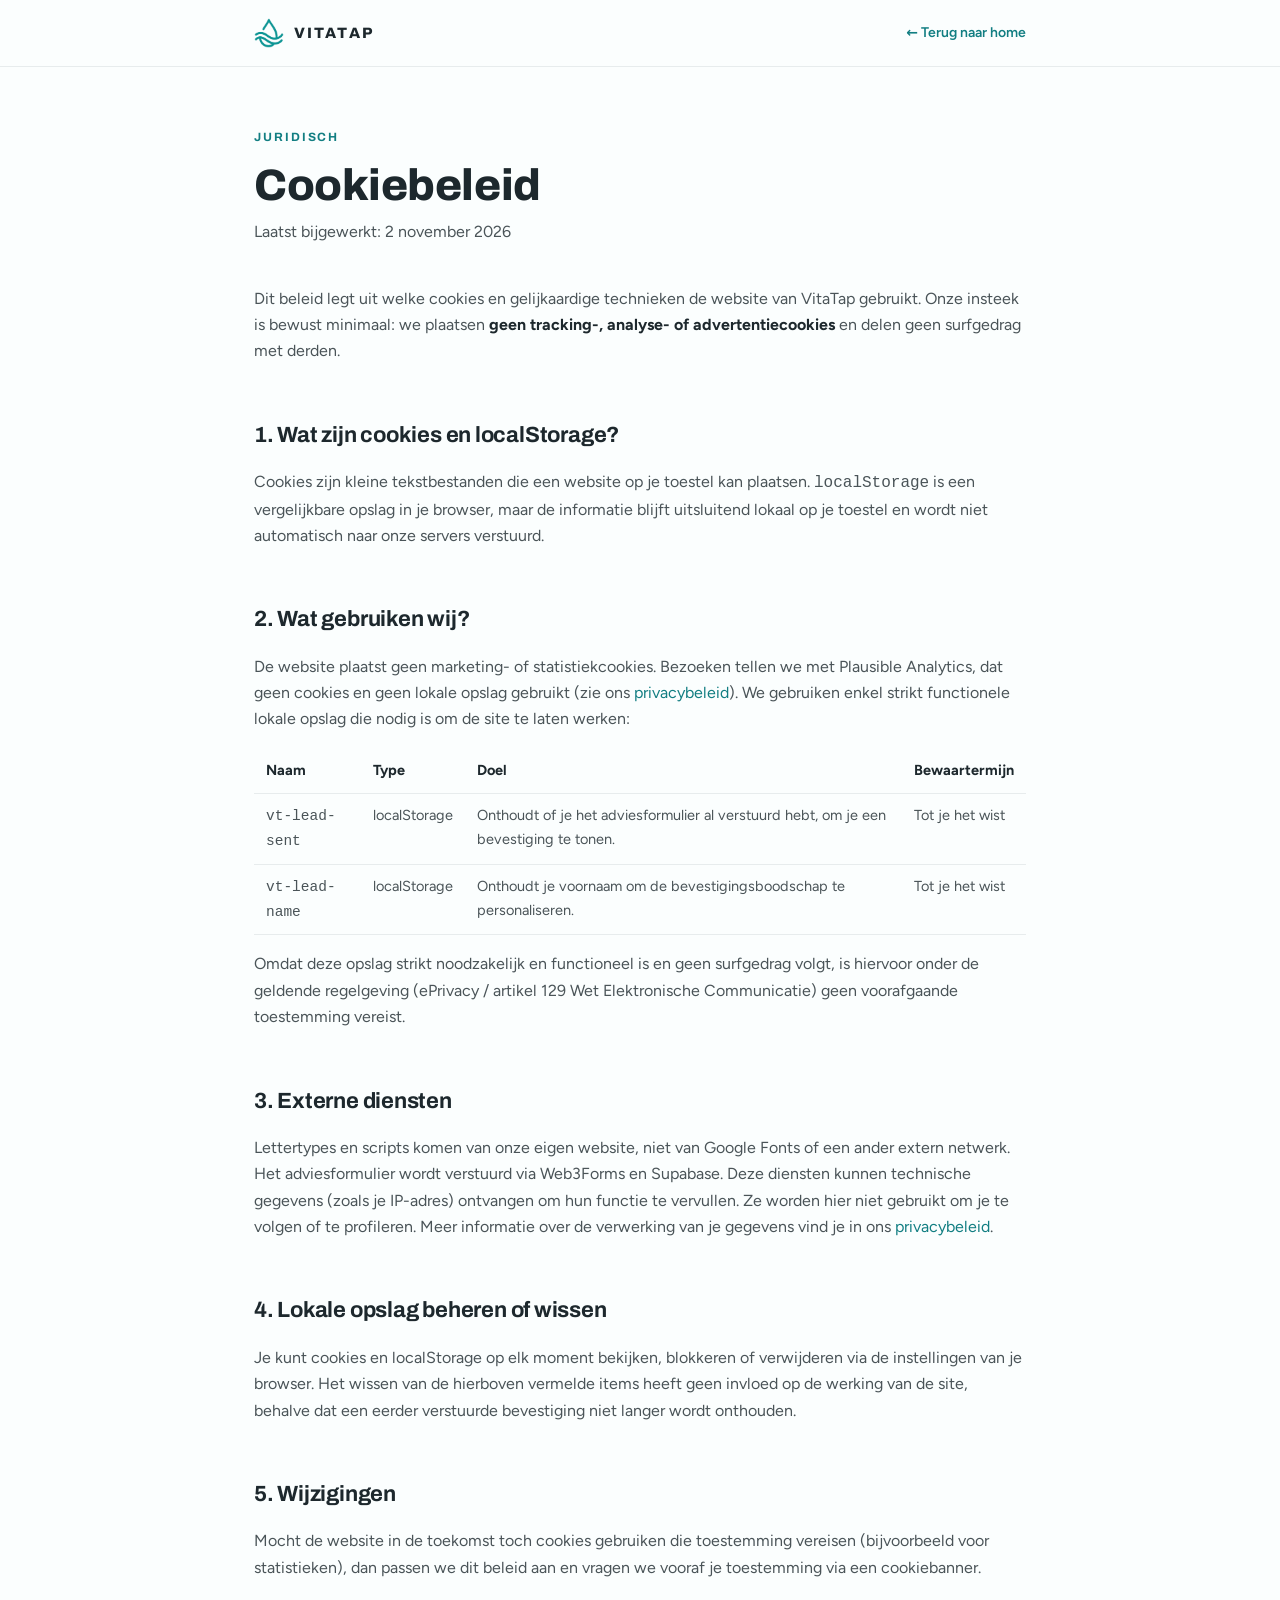
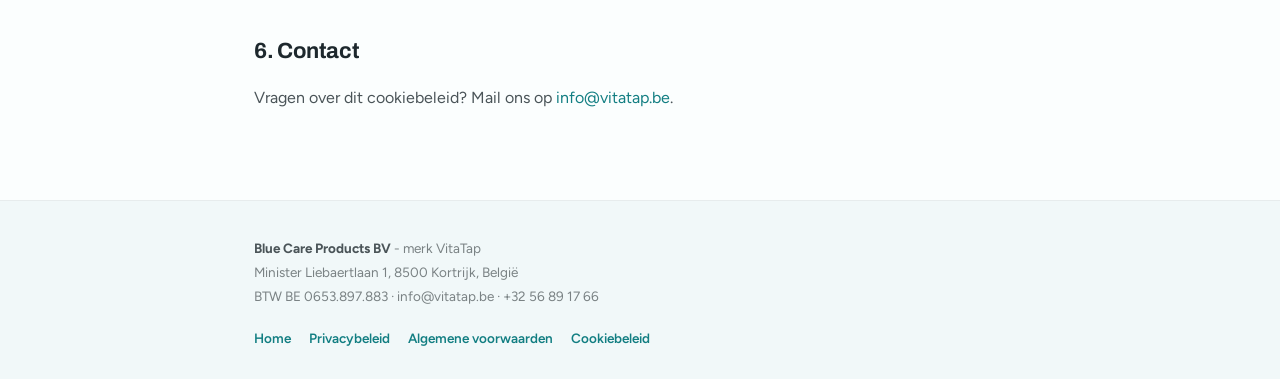
<file: cookiebeleid.html>
<!DOCTYPE html>
<html lang="nl">
<head>
<meta charset="UTF-8" />
<meta name="viewport" content="width=device-width, initial-scale=1.0" />
<title>Cookiebeleid · VitaTap</title>
<meta name="description" content="Cookie- en localStorage-beleid van VitaTap (Blue Care Products BV). De website plaatst geen tracking- of advertentiecookies en gebruikt enkel functionele lokale opslag." />
<meta name="robots" content="index, follow" />
<link rel="canonical" href="https://vitatap.be/cookiebeleid.html" />
<link rel="icon" type="image/svg+xml" href="favicon.svg" />
<link rel="icon" type="image/png" href="assets/vitatap-mark.png" />
<meta name="theme-color" content="#16868a" />
<meta property="og:type" content="website" />
<meta property="og:site_name" content="VitaTap" />
<meta property="og:locale" content="nl_BE" />
<meta property="og:title" content="Cookiebeleid · VitaTap" />
<meta property="og:url" content="https://vitatap.be/cookiebeleid.html" />
<link rel="stylesheet" href="fonts.css" />
<link rel="stylesheet" href="legal.css" />
</head>
<body>
<header class="legal-header">
  <div class="legal-wrap">
    <a class="legal-brand" href="/"><img src="assets/vitatap-mark.png" alt="VitaTap" /><b>VitaTap</b></a>
    <a class="legal-back" href="/">&larr; Terug naar home</a>
  </div>
</header>

<main class="legal-main">
  <div class="legal-wrap">
    <span class="legal-kicker">Juridisch</span>
    <h1>Cookiebeleid</h1>
    <p class="legal-updated">Laatst bijgewerkt: 2 november 2026</p>

    <p>Dit beleid legt uit welke cookies en gelijkaardige technieken de website van VitaTap gebruikt. Onze insteek is bewust minimaal: we plaatsen <strong>geen tracking-, analyse- of advertentiecookies</strong> en delen geen surfgedrag met derden.</p>

    <h2>1. Wat zijn cookies en localStorage?</h2>
    <p>Cookies zijn kleine tekstbestanden die een website op je toestel kan plaatsen. <code>localStorage</code> is een vergelijkbare opslag in je browser, maar de informatie blijft uitsluitend lokaal op je toestel en wordt niet automatisch naar onze servers verstuurd.</p>

    <h2>2. Wat gebruiken wij?</h2>
    <p>De website plaatst geen marketing- of statistiekcookies. Bezoeken tellen we met Plausible Analytics, dat geen cookies en geen lokale opslag gebruikt (zie ons <a href="privacy.html">privacybeleid</a>). We gebruiken enkel strikt functionele lokale opslag die nodig is om de site te laten werken:</p>
    <table class="legal-table">
      <thead><tr><th>Naam</th><th>Type</th><th>Doel</th><th>Bewaartermijn</th></tr></thead>
      <tbody>
        <tr><td><code>vt-lead-sent</code></td><td>localStorage</td><td>Onthoudt of je het adviesformulier al verstuurd hebt, om je een bevestiging te tonen.</td><td>Tot je het wist</td></tr>
        <tr><td><code>vt-lead-name</code></td><td>localStorage</td><td>Onthoudt je voornaam om de bevestigingsboodschap te personaliseren.</td><td>Tot je het wist</td></tr>
      </tbody>
    </table>
    <p>Omdat deze opslag strikt noodzakelijk en functioneel is en geen surfgedrag volgt, is hiervoor onder de geldende regelgeving (ePrivacy / artikel 129 Wet Elektronische Communicatie) geen voorafgaande toestemming vereist.</p>

    <h2>3. Externe diensten</h2>
    <p>Lettertypes en scripts komen van onze eigen website, niet van Google Fonts of een ander extern netwerk. Het adviesformulier wordt verstuurd via Web3Forms en Supabase. Deze diensten kunnen technische gegevens (zoals je IP-adres) ontvangen om hun functie te vervullen. Ze worden hier niet gebruikt om je te volgen of te profileren. Meer informatie over de verwerking van je gegevens vind je in ons <a href="privacy.html">privacybeleid</a>.</p>

    <h2>4. Lokale opslag beheren of wissen</h2>
    <p>Je kunt cookies en localStorage op elk moment bekijken, blokkeren of verwijderen via de instellingen van je browser. Het wissen van de hierboven vermelde items heeft geen invloed op de werking van de site, behalve dat een eerder verstuurde bevestiging niet langer wordt onthouden.</p>

    <h2>5. Wijzigingen</h2>
    <p>Mocht de website in de toekomst toch cookies gebruiken die toestemming vereisen (bijvoorbeeld voor statistieken), dan passen we dit beleid aan en vragen we vooraf je toestemming via een cookiebanner.</p>

    <h2>6. Contact</h2>
    <p>Vragen over dit cookiebeleid? Mail ons op <a href="mailto:info@vitatap.be">info@vitatap.be</a>.</p>
  </div>
</main>

<footer class="legal-footer">
  <div class="legal-wrap">
    <div class="legal-id">
      <p><b>Blue Care Products BV</b> - merk VitaTap</p>
      <p>Minister Liebaertlaan 1, 8500 Kortrijk, België</p>
      <p>BTW BE 0653.897.883 &middot; info@vitatap.be &middot; +32 56 89 17 66</p>
    </div>
    <nav>
      <a href="/">Home</a>
      <a href="privacy.html">Privacybeleid</a>
      <a href="voorwaarden.html">Algemene voorwaarden</a>
      <a href="cookiebeleid.html">Cookiebeleid</a>
    </nav>
  </div>
</footer>
</body>
</html>
</file>
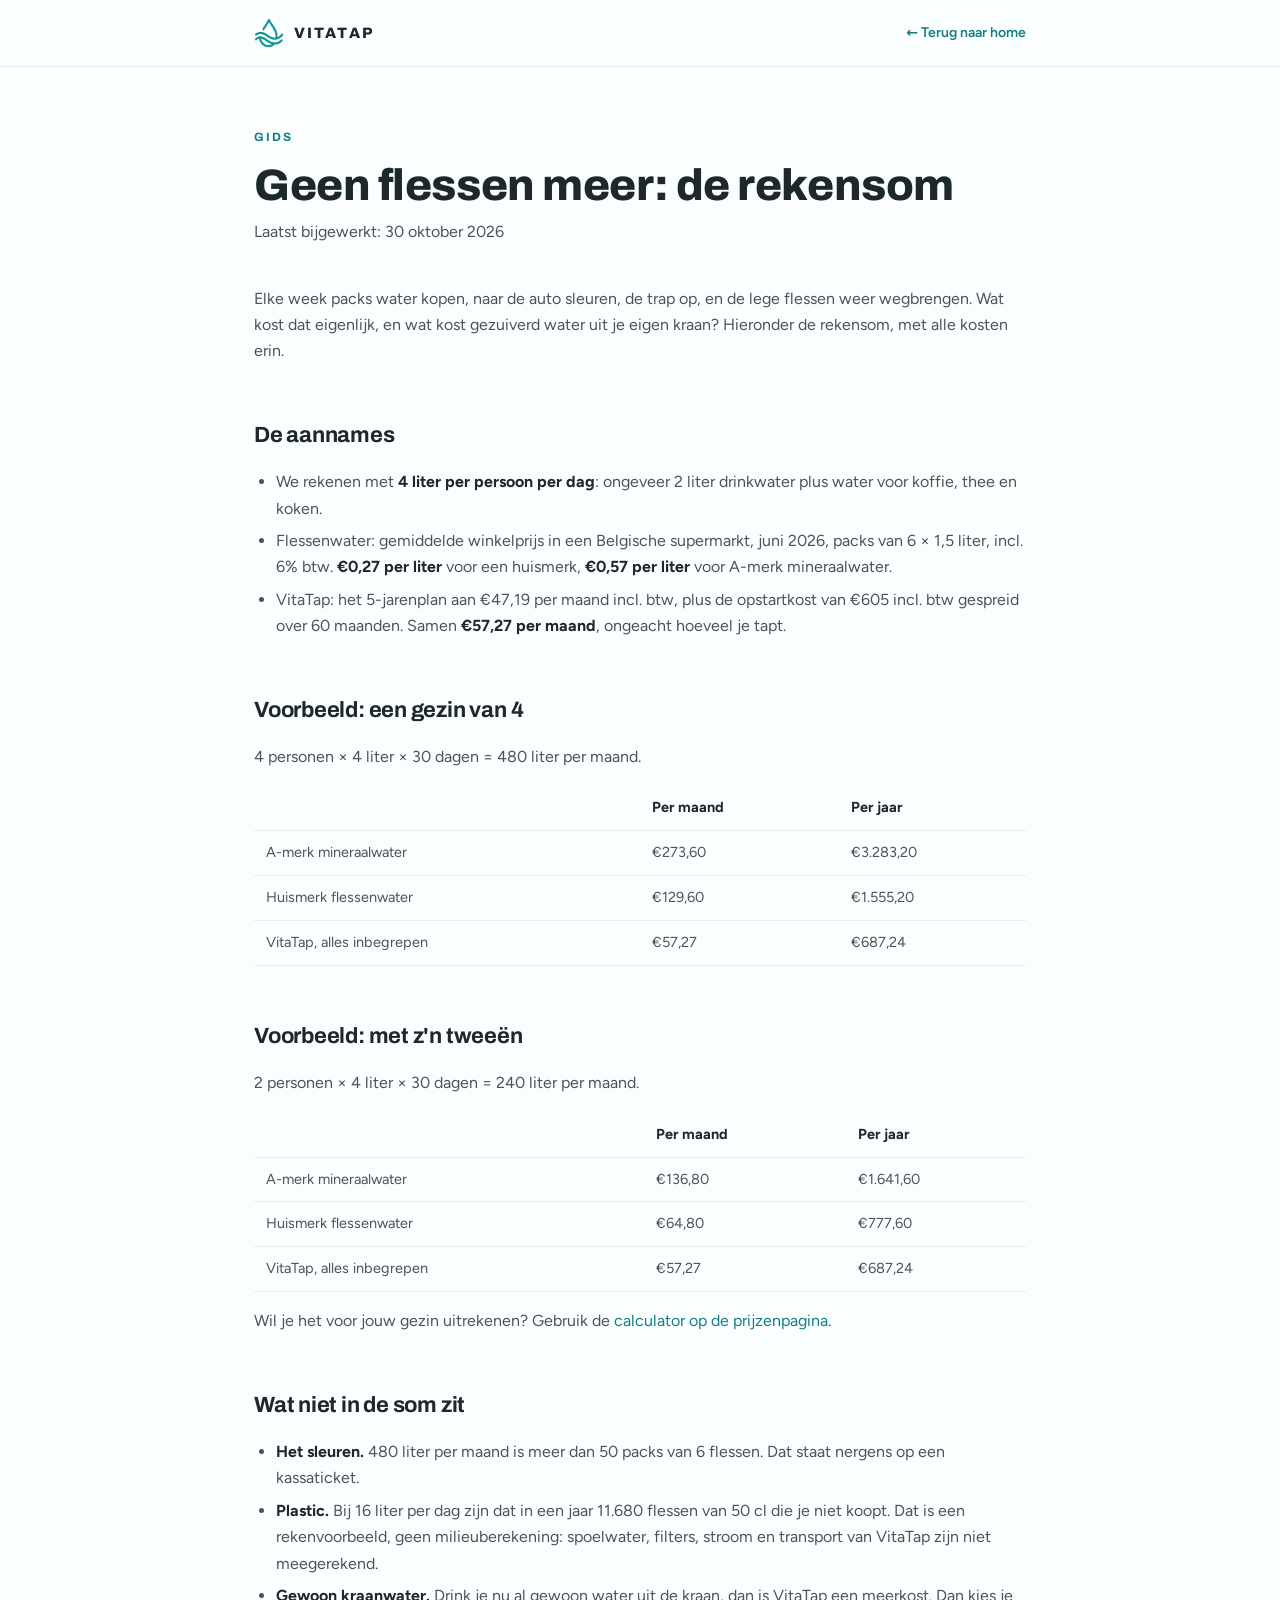
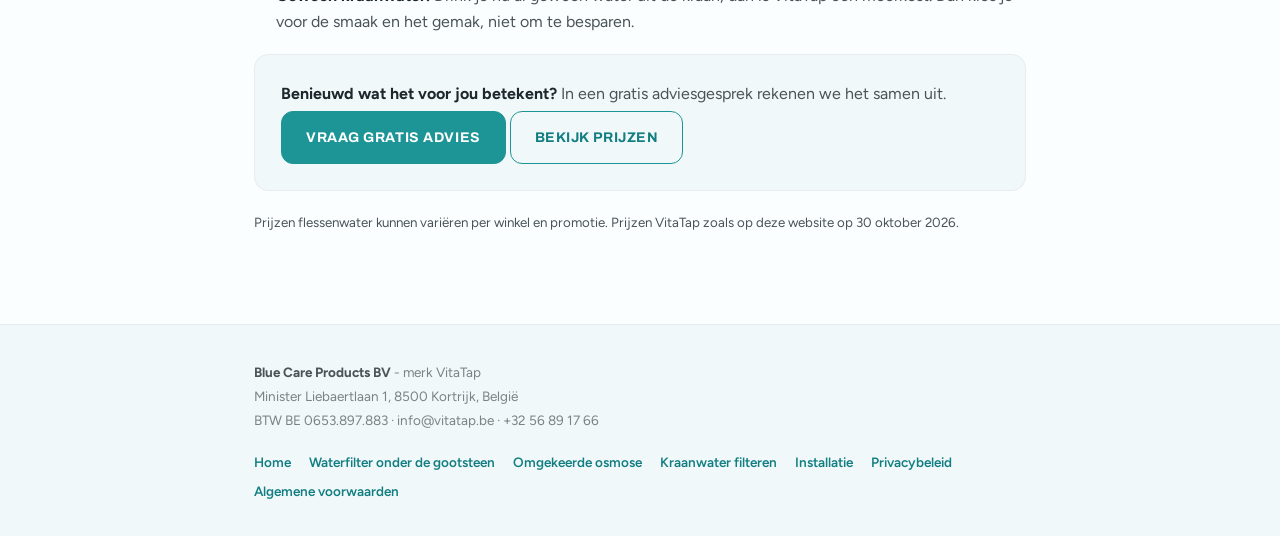
<file: geen-flessen-meer.html>
<!DOCTYPE html>
<html lang="nl">
<head>
<meta charset="UTF-8" />
<meta name="viewport" content="width=device-width, initial-scale=1.0" />
<title>Flessenwater vervangen door water uit je kraan: de rekensom · VitaTap</title>
<meta name="description" content="Wat kost flessenwater per maand voor een gezin, en wat kost gezuiverd water uit je eigen kraan? Een eerlijke rekensom met alle kosten erin, ook de opstartkost." />
<meta name="robots" content="index, follow" />
<link rel="canonical" href="https://vitatap.be/geen-flessen-meer.html" />
<link rel="icon" type="image/svg+xml" href="favicon.svg" />
<link rel="icon" type="image/png" href="assets/vitatap-mark.png" />
<meta name="theme-color" content="#16868a" />
<meta property="og:type" content="article" />
<meta property="og:site_name" content="VitaTap" />
<meta property="og:locale" content="nl_BE" />
<meta property="og:title" content="Geen flessen meer: de rekensom · VitaTap" />
<meta property="og:url" content="https://vitatap.be/geen-flessen-meer.html" />
<meta property="og:image" content="https://vitatap.be/assets/og-image.png" />
<link rel="stylesheet" href="fonts.css" />
<link rel="stylesheet" href="legal.css" />
<!-- Privacy-friendly analytics by Plausible -->
<script async src="https://plausible.io/js/pa-g62G71NmbPldLQd7MsKFo.js"></script>
<script>
  window.plausible=window.plausible||function(){(plausible.q=plausible.q||[]).push(arguments)},plausible.init=plausible.init||function(i){plausible.o=i||{}};
  plausible.init()
</script>
</head>
<body>
<header class="legal-header">
  <div class="legal-wrap">
    <a class="legal-brand" href="/"><img src="assets/vitatap-mark.png" alt="VitaTap" /><b>VitaTap</b></a>
    <a class="legal-back" href="/">&larr; Terug naar home</a>
  </div>
</header>

<main class="legal-main">
  <div class="legal-wrap">
    <span class="legal-kicker">Gids</span>
    <h1>Geen flessen meer: de rekensom</h1>
    <p class="legal-updated">Laatst bijgewerkt: 30 oktober 2026</p>

    <p>Elke week packs water kopen, naar de auto sleuren, de trap op, en de lege flessen weer wegbrengen. Wat kost dat eigenlijk, en wat kost gezuiverd water uit je eigen kraan? Hieronder de rekensom, met alle kosten erin.</p>

    <h2>De aannames</h2>
    <ul>
      <li>We rekenen met <strong>4 liter per persoon per dag</strong>: ongeveer 2 liter drinkwater plus water voor koffie, thee en koken.</li>
      <li>Flessenwater: gemiddelde winkelprijs in een Belgische supermarkt, juni 2026, packs van 6 × 1,5 liter, incl. 6% btw. <strong>€0,27 per liter</strong> voor een huismerk, <strong>€0,57 per liter</strong> voor A-merk mineraalwater.</li>
      <li>VitaTap: het 5-jarenplan aan €47,19 per maand incl. btw, plus de opstartkost van €605 incl. btw gespreid over 60 maanden. Samen <strong>€57,27 per maand</strong>, ongeacht hoeveel je tapt.</li>
    </ul>

    <h2>Voorbeeld: een gezin van 4</h2>
    <p>4 personen × 4 liter × 30 dagen = 480 liter per maand.</p>
    <table class="legal-table">
      <thead><tr><th></th><th>Per maand</th><th>Per jaar</th></tr></thead>
      <tbody>
        <tr><td>A-merk mineraalwater</td><td>€273,60</td><td>€3.283,20</td></tr>
        <tr><td>Huismerk flessenwater</td><td>€129,60</td><td>€1.555,20</td></tr>
        <tr><td>VitaTap, alles inbegrepen</td><td>€57,27</td><td>€687,24</td></tr>
      </tbody>
    </table>

    <h2>Voorbeeld: met z'n tweeën</h2>
    <p>2 personen × 4 liter × 30 dagen = 240 liter per maand.</p>
    <table class="legal-table">
      <thead><tr><th></th><th>Per maand</th><th>Per jaar</th></tr></thead>
      <tbody>
        <tr><td>A-merk mineraalwater</td><td>€136,80</td><td>€1.641,60</td></tr>
        <tr><td>Huismerk flessenwater</td><td>€64,80</td><td>€777,60</td></tr>
        <tr><td>VitaTap, alles inbegrepen</td><td>€57,27</td><td>€687,24</td></tr>
      </tbody>
    </table>
    <p>Wil je het voor jouw gezin uitrekenen? Gebruik de <a href="/#prijzen">calculator op de prijzenpagina</a>.</p>

    <h2>Wat niet in de som zit</h2>
    <ul>
      <li><strong>Het sleuren.</strong> 480 liter per maand is meer dan 50 packs van 6 flessen. Dat staat nergens op een kassaticket.</li>
      <li><strong>Plastic.</strong> Bij 16 liter per dag zijn dat in een jaar 11.680 flessen van 50 cl die je niet koopt. Dat is een rekenvoorbeeld, geen milieuberekening: spoelwater, filters, stroom en transport van VitaTap zijn niet meegerekend.</li>
      <li><strong>Gewoon kraanwater.</strong> Drink je nu al gewoon water uit de kraan, dan is VitaTap een meerkost. Dan kies je voor de smaak en het gemak, niet om te besparen.</li>
    </ul>

    <div class="legal-card">
      <p><strong>Benieuwd wat het voor jou betekent?</strong> In een gratis adviesgesprek rekenen we het samen uit.</p>
      <p><a class="legal-cta" href="/#contact">Vraag gratis advies</a> <a class="legal-cta ghost" href="/#prijzen">Bekijk prijzen</a></p>
    </div>

    <p><small>Prijzen flessenwater kunnen variëren per winkel en promotie. Prijzen VitaTap zoals op deze website op 30 oktober 2026.</small></p>
  </div>
</main>

<footer class="legal-footer">
  <div class="legal-wrap">
    <div class="legal-id">
      <p><b>Blue Care Products BV</b> - merk VitaTap</p>
      <p>Minister Liebaertlaan 1, 8500 Kortrijk, België</p>
      <p>BTW BE 0653.897.883 &middot; info@vitatap.be &middot; +32 56 89 17 66</p>
    </div>
    <nav>
      <a href="/">Home</a>
      <a href="waterfilter-onder-de-gootsteen.html">Waterfilter onder de gootsteen</a>
      <a href="omgekeerde-osmose-keuken.html">Omgekeerde osmose</a>
      <a href="kraanwater-filteren.html">Kraanwater filteren</a>
      <a href="waterfilter-installatie.html">Installatie</a>
      <a href="privacy.html">Privacybeleid</a>
      <a href="voorwaarden.html">Algemene voorwaarden</a>
    </nav>
  </div>
</footer>
</body>
</html>
</file>
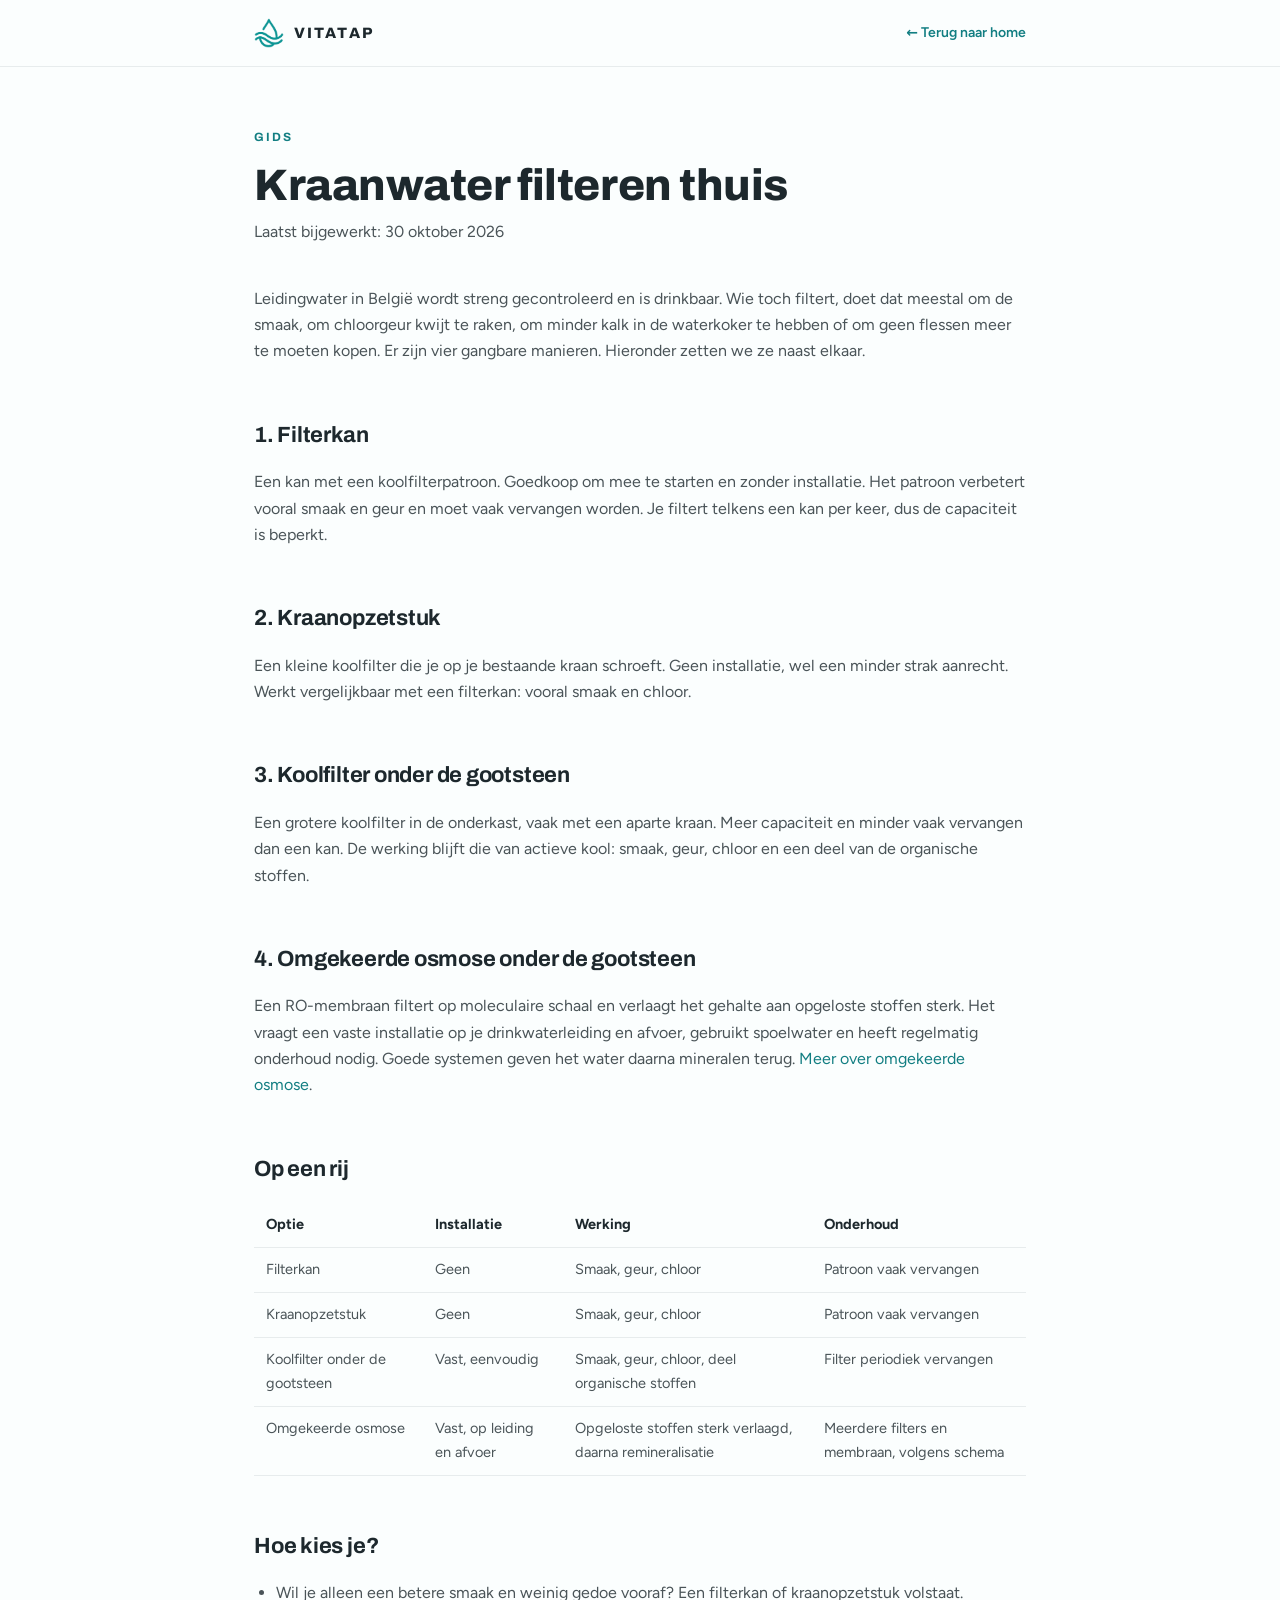
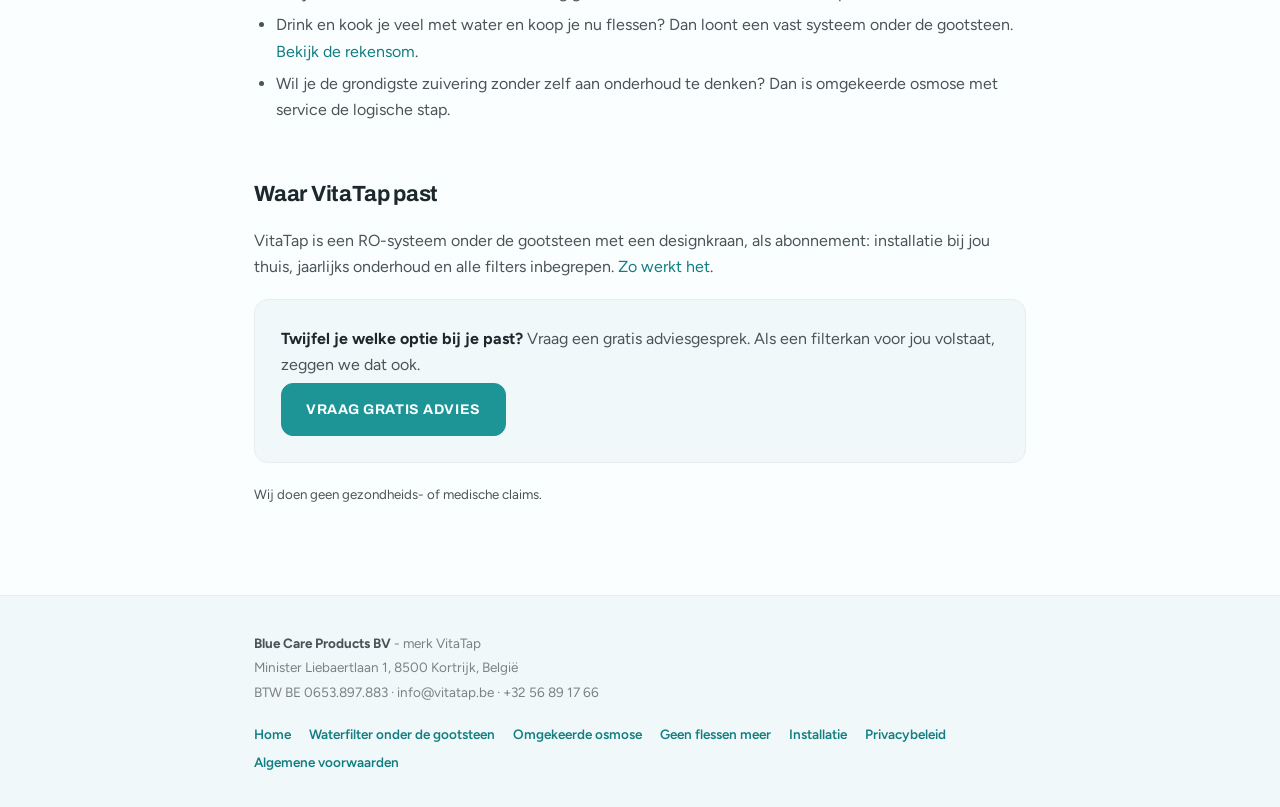
<file: kraanwater-filteren.html>
<!DOCTYPE html>
<html lang="nl">
<head>
<meta charset="UTF-8" />
<meta name="viewport" content="width=device-width, initial-scale=1.0" />
<title>Kraanwater filteren thuis: vier opties naast elkaar · VitaTap</title>
<meta name="description" content="Kraanwater filteren: filterkan, kraanopzetstuk, koolfilter onder de gootsteen of omgekeerde osmose. Wat elke optie doet, wat ze vraagt aan onderhoud en hoe je kiest." />
<meta name="robots" content="index, follow" />
<link rel="canonical" href="https://vitatap.be/kraanwater-filteren.html" />
<link rel="icon" type="image/svg+xml" href="favicon.svg" />
<link rel="icon" type="image/png" href="assets/vitatap-mark.png" />
<meta name="theme-color" content="#16868a" />
<meta property="og:type" content="article" />
<meta property="og:site_name" content="VitaTap" />
<meta property="og:locale" content="nl_BE" />
<meta property="og:title" content="Kraanwater filteren thuis · VitaTap" />
<meta property="og:url" content="https://vitatap.be/kraanwater-filteren.html" />
<meta property="og:image" content="https://vitatap.be/assets/og-image.png" />
<link rel="stylesheet" href="fonts.css" />
<link rel="stylesheet" href="legal.css" />
<!-- Privacy-friendly analytics by Plausible -->
<script async src="https://plausible.io/js/pa-g62G71NmbPldLQd7MsKFo.js"></script>
<script>
  window.plausible=window.plausible||function(){(plausible.q=plausible.q||[]).push(arguments)},plausible.init=plausible.init||function(i){plausible.o=i||{}};
  plausible.init()
</script>
</head>
<body>
<header class="legal-header">
  <div class="legal-wrap">
    <a class="legal-brand" href="/"><img src="assets/vitatap-mark.png" alt="VitaTap" /><b>VitaTap</b></a>
    <a class="legal-back" href="/">&larr; Terug naar home</a>
  </div>
</header>

<main class="legal-main">
  <div class="legal-wrap">
    <span class="legal-kicker">Gids</span>
    <h1>Kraanwater filteren thuis</h1>
    <p class="legal-updated">Laatst bijgewerkt: 30 oktober 2026</p>

    <p>Leidingwater in België wordt streng gecontroleerd en is drinkbaar. Wie toch filtert, doet dat meestal om de smaak, om chloorgeur kwijt te raken, om minder kalk in de waterkoker te hebben of om geen flessen meer te moeten kopen. Er zijn vier gangbare manieren. Hieronder zetten we ze naast elkaar.</p>

    <h2>1. Filterkan</h2>
    <p>Een kan met een koolfilterpatroon. Goedkoop om mee te starten en zonder installatie. Het patroon verbetert vooral smaak en geur en moet vaak vervangen worden. Je filtert telkens een kan per keer, dus de capaciteit is beperkt.</p>

    <h2>2. Kraanopzetstuk</h2>
    <p>Een kleine koolfilter die je op je bestaande kraan schroeft. Geen installatie, wel een minder strak aanrecht. Werkt vergelijkbaar met een filterkan: vooral smaak en chloor.</p>

    <h2>3. Koolfilter onder de gootsteen</h2>
    <p>Een grotere koolfilter in de onderkast, vaak met een aparte kraan. Meer capaciteit en minder vaak vervangen dan een kan. De werking blijft die van actieve kool: smaak, geur, chloor en een deel van de organische stoffen.</p>

    <h2>4. Omgekeerde osmose onder de gootsteen</h2>
    <p>Een RO-membraan filtert op moleculaire schaal en verlaagt het gehalte aan opgeloste stoffen sterk. Het vraagt een vaste installatie op je drinkwaterleiding en afvoer, gebruikt spoelwater en heeft regelmatig onderhoud nodig. Goede systemen geven het water daarna mineralen terug. <a href="omgekeerde-osmose-keuken.html">Meer over omgekeerde osmose</a>.</p>

    <h2>Op een rij</h2>
    <table class="legal-table">
      <thead><tr><th>Optie</th><th>Installatie</th><th>Werking</th><th>Onderhoud</th></tr></thead>
      <tbody>
        <tr><td>Filterkan</td><td>Geen</td><td>Smaak, geur, chloor</td><td>Patroon vaak vervangen</td></tr>
        <tr><td>Kraanopzetstuk</td><td>Geen</td><td>Smaak, geur, chloor</td><td>Patroon vaak vervangen</td></tr>
        <tr><td>Koolfilter onder de gootsteen</td><td>Vast, eenvoudig</td><td>Smaak, geur, chloor, deel organische stoffen</td><td>Filter periodiek vervangen</td></tr>
        <tr><td>Omgekeerde osmose</td><td>Vast, op leiding en afvoer</td><td>Opgeloste stoffen sterk verlaagd, daarna remineralisatie</td><td>Meerdere filters en membraan, volgens schema</td></tr>
      </tbody>
    </table>

    <h2>Hoe kies je?</h2>
    <ul>
      <li>Wil je alleen een betere smaak en weinig gedoe vooraf? Een filterkan of kraanopzetstuk volstaat.</li>
      <li>Drink en kook je veel met water en koop je nu flessen? Dan loont een vast systeem onder de gootsteen. <a href="geen-flessen-meer.html">Bekijk de rekensom</a>.</li>
      <li>Wil je de grondigste zuivering zonder zelf aan onderhoud te denken? Dan is omgekeerde osmose met service de logische stap.</li>
    </ul>

    <h2>Waar VitaTap past</h2>
    <p>VitaTap is een RO-systeem onder de gootsteen met een designkraan, als abonnement: installatie bij jou thuis, jaarlijks onderhoud en alle filters inbegrepen. <a href="waterfilter-onder-de-gootsteen.html">Zo werkt het</a>.</p>

    <div class="legal-card">
      <p><strong>Twijfel je welke optie bij je past?</strong> Vraag een gratis adviesgesprek. Als een filterkan voor jou volstaat, zeggen we dat ook.</p>
      <p><a class="legal-cta" href="/#contact">Vraag gratis advies</a></p>
    </div>

    <p><small>Wij doen geen gezondheids- of medische claims.</small></p>
  </div>
</main>

<footer class="legal-footer">
  <div class="legal-wrap">
    <div class="legal-id">
      <p><b>Blue Care Products BV</b> - merk VitaTap</p>
      <p>Minister Liebaertlaan 1, 8500 Kortrijk, België</p>
      <p>BTW BE 0653.897.883 &middot; info@vitatap.be &middot; +32 56 89 17 66</p>
    </div>
    <nav>
      <a href="/">Home</a>
      <a href="waterfilter-onder-de-gootsteen.html">Waterfilter onder de gootsteen</a>
      <a href="omgekeerde-osmose-keuken.html">Omgekeerde osmose</a>
      <a href="geen-flessen-meer.html">Geen flessen meer</a>
      <a href="waterfilter-installatie.html">Installatie</a>
      <a href="privacy.html">Privacybeleid</a>
      <a href="voorwaarden.html">Algemene voorwaarden</a>
    </nav>
  </div>
</footer>
</body>
</html>
</file>
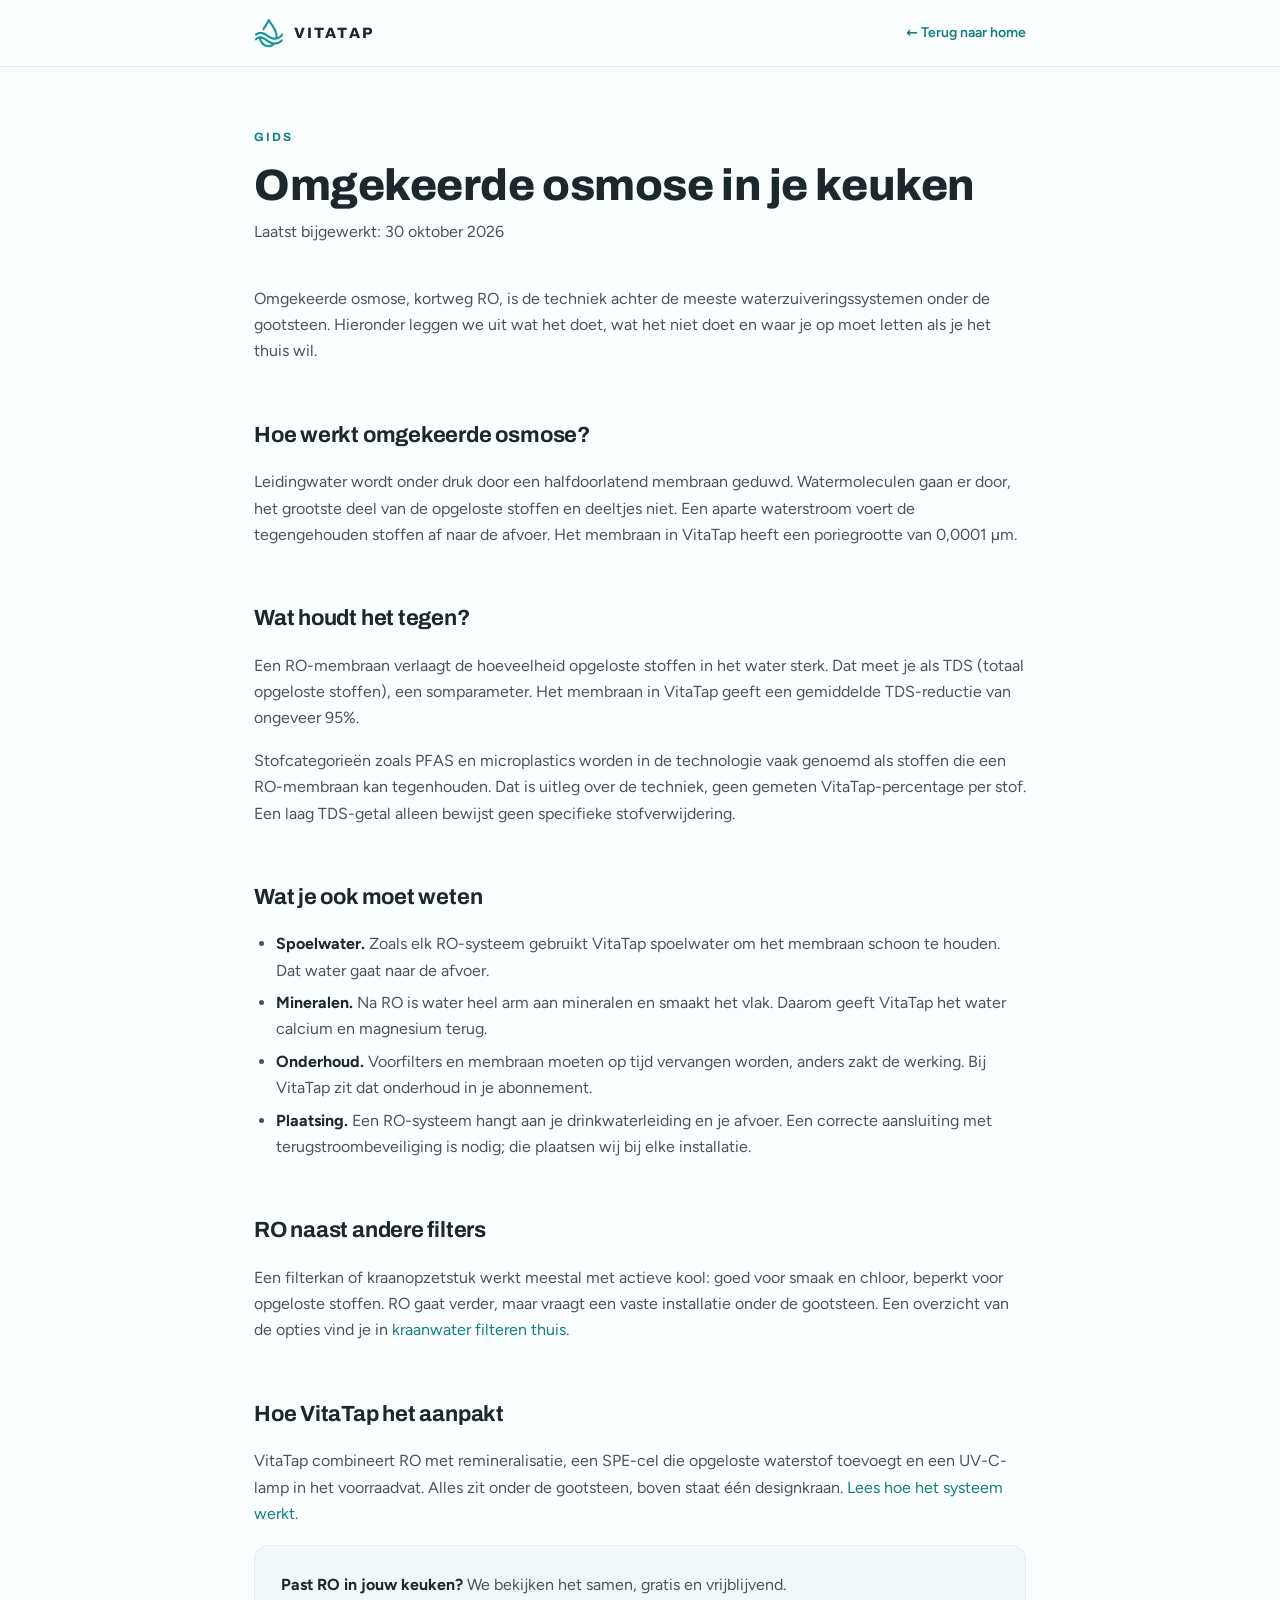
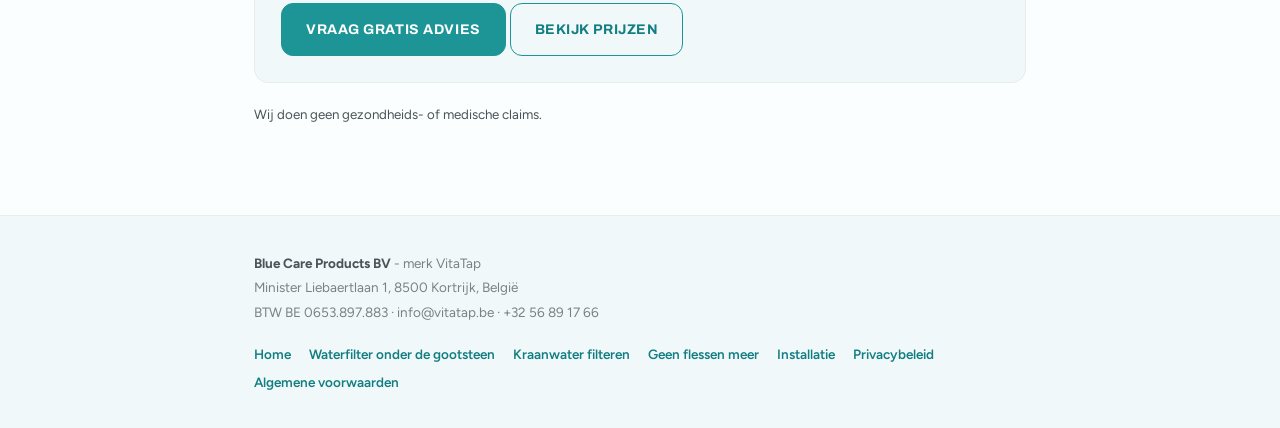
<file: omgekeerde-osmose-keuken.html>
<!DOCTYPE html>
<html lang="nl">
<head>
<meta charset="UTF-8" />
<meta name="viewport" content="width=device-width, initial-scale=1.0" />
<title>Omgekeerde osmose in je keuken: wat het doet en wat niet · VitaTap</title>
<meta name="description" content="Omgekeerde osmose (RO) thuis: hoe het membraan werkt, wat het tegenhoudt, waarom water daarna geremineraliseerd wordt en wat je moet weten over spoelwater en onderhoud." />
<meta name="robots" content="index, follow" />
<link rel="canonical" href="https://vitatap.be/omgekeerde-osmose-keuken.html" />
<link rel="icon" type="image/svg+xml" href="favicon.svg" />
<link rel="icon" type="image/png" href="assets/vitatap-mark.png" />
<meta name="theme-color" content="#16868a" />
<meta property="og:type" content="article" />
<meta property="og:site_name" content="VitaTap" />
<meta property="og:locale" content="nl_BE" />
<meta property="og:title" content="Omgekeerde osmose in je keuken · VitaTap" />
<meta property="og:url" content="https://vitatap.be/omgekeerde-osmose-keuken.html" />
<meta property="og:image" content="https://vitatap.be/assets/og-image.png" />
<link rel="stylesheet" href="fonts.css" />
<link rel="stylesheet" href="legal.css" />
<!-- Privacy-friendly analytics by Plausible -->
<script async src="https://plausible.io/js/pa-g62G71NmbPldLQd7MsKFo.js"></script>
<script>
  window.plausible=window.plausible||function(){(plausible.q=plausible.q||[]).push(arguments)},plausible.init=plausible.init||function(i){plausible.o=i||{}};
  plausible.init()
</script>
</head>
<body>
<header class="legal-header">
  <div class="legal-wrap">
    <a class="legal-brand" href="/"><img src="assets/vitatap-mark.png" alt="VitaTap" /><b>VitaTap</b></a>
    <a class="legal-back" href="/">&larr; Terug naar home</a>
  </div>
</header>

<main class="legal-main">
  <div class="legal-wrap">
    <span class="legal-kicker">Gids</span>
    <h1>Omgekeerde osmose in je keuken</h1>
    <p class="legal-updated">Laatst bijgewerkt: 30 oktober 2026</p>

    <p>Omgekeerde osmose, kortweg RO, is de techniek achter de meeste waterzuiveringssystemen onder de gootsteen. Hieronder leggen we uit wat het doet, wat het niet doet en waar je op moet letten als je het thuis wil.</p>

    <h2>Hoe werkt omgekeerde osmose?</h2>
    <p>Leidingwater wordt onder druk door een halfdoorlatend membraan geduwd. Watermoleculen gaan er door, het grootste deel van de opgeloste stoffen en deeltjes niet. Een aparte waterstroom voert de tegengehouden stoffen af naar de afvoer. Het membraan in VitaTap heeft een poriegrootte van 0,0001 µm.</p>

    <h2>Wat houdt het tegen?</h2>
    <p>Een RO-membraan verlaagt de hoeveelheid opgeloste stoffen in het water sterk. Dat meet je als TDS (totaal opgeloste stoffen), een somparameter. Het membraan in VitaTap geeft een gemiddelde TDS-reductie van ongeveer 95%.</p>
    <p>Stofcategorieën zoals PFAS en microplastics worden in de technologie vaak genoemd als stoffen die een RO-membraan kan tegenhouden. Dat is uitleg over de techniek, geen gemeten VitaTap-percentage per stof. Een laag TDS-getal alleen bewijst geen specifieke stofverwijdering.</p>

    <h2>Wat je ook moet weten</h2>
    <ul>
      <li><strong>Spoelwater.</strong> Zoals elk RO-systeem gebruikt VitaTap spoelwater om het membraan schoon te houden. Dat water gaat naar de afvoer.</li>
      <li><strong>Mineralen.</strong> Na RO is water heel arm aan mineralen en smaakt het vlak. Daarom geeft VitaTap het water calcium en magnesium terug.</li>
      <li><strong>Onderhoud.</strong> Voorfilters en membraan moeten op tijd vervangen worden, anders zakt de werking. Bij VitaTap zit dat onderhoud in je abonnement.</li>
      <li><strong>Plaatsing.</strong> Een RO-systeem hangt aan je drinkwaterleiding en je afvoer. Een correcte aansluiting met terugstroombeveiliging is nodig; die plaatsen wij bij elke installatie.</li>
    </ul>

    <h2>RO naast andere filters</h2>
    <p>Een filterkan of kraanopzetstuk werkt meestal met actieve kool: goed voor smaak en chloor, beperkt voor opgeloste stoffen. RO gaat verder, maar vraagt een vaste installatie onder de gootsteen. Een overzicht van de opties vind je in <a href="kraanwater-filteren.html">kraanwater filteren thuis</a>.</p>

    <h2>Hoe VitaTap het aanpakt</h2>
    <p>VitaTap combineert RO met remineralisatie, een SPE-cel die opgeloste waterstof toevoegt en een UV-C-lamp in het voorraadvat. Alles zit onder de gootsteen, boven staat één designkraan. <a href="waterfilter-onder-de-gootsteen.html">Lees hoe het systeem werkt</a>.</p>

    <div class="legal-card">
      <p><strong>Past RO in jouw keuken?</strong> We bekijken het samen, gratis en vrijblijvend.</p>
      <p><a class="legal-cta" href="/#contact">Vraag gratis advies</a> <a class="legal-cta ghost" href="/#prijzen">Bekijk prijzen</a></p>
    </div>

    <p><small>Wij doen geen gezondheids- of medische claims.</small></p>
  </div>
</main>

<footer class="legal-footer">
  <div class="legal-wrap">
    <div class="legal-id">
      <p><b>Blue Care Products BV</b> - merk VitaTap</p>
      <p>Minister Liebaertlaan 1, 8500 Kortrijk, België</p>
      <p>BTW BE 0653.897.883 &middot; info@vitatap.be &middot; +32 56 89 17 66</p>
    </div>
    <nav>
      <a href="/">Home</a>
      <a href="waterfilter-onder-de-gootsteen.html">Waterfilter onder de gootsteen</a>
      <a href="kraanwater-filteren.html">Kraanwater filteren</a>
      <a href="geen-flessen-meer.html">Geen flessen meer</a>
      <a href="waterfilter-installatie.html">Installatie</a>
      <a href="privacy.html">Privacybeleid</a>
      <a href="voorwaarden.html">Algemene voorwaarden</a>
    </nav>
  </div>
</footer>
</body>
</html>
</file>
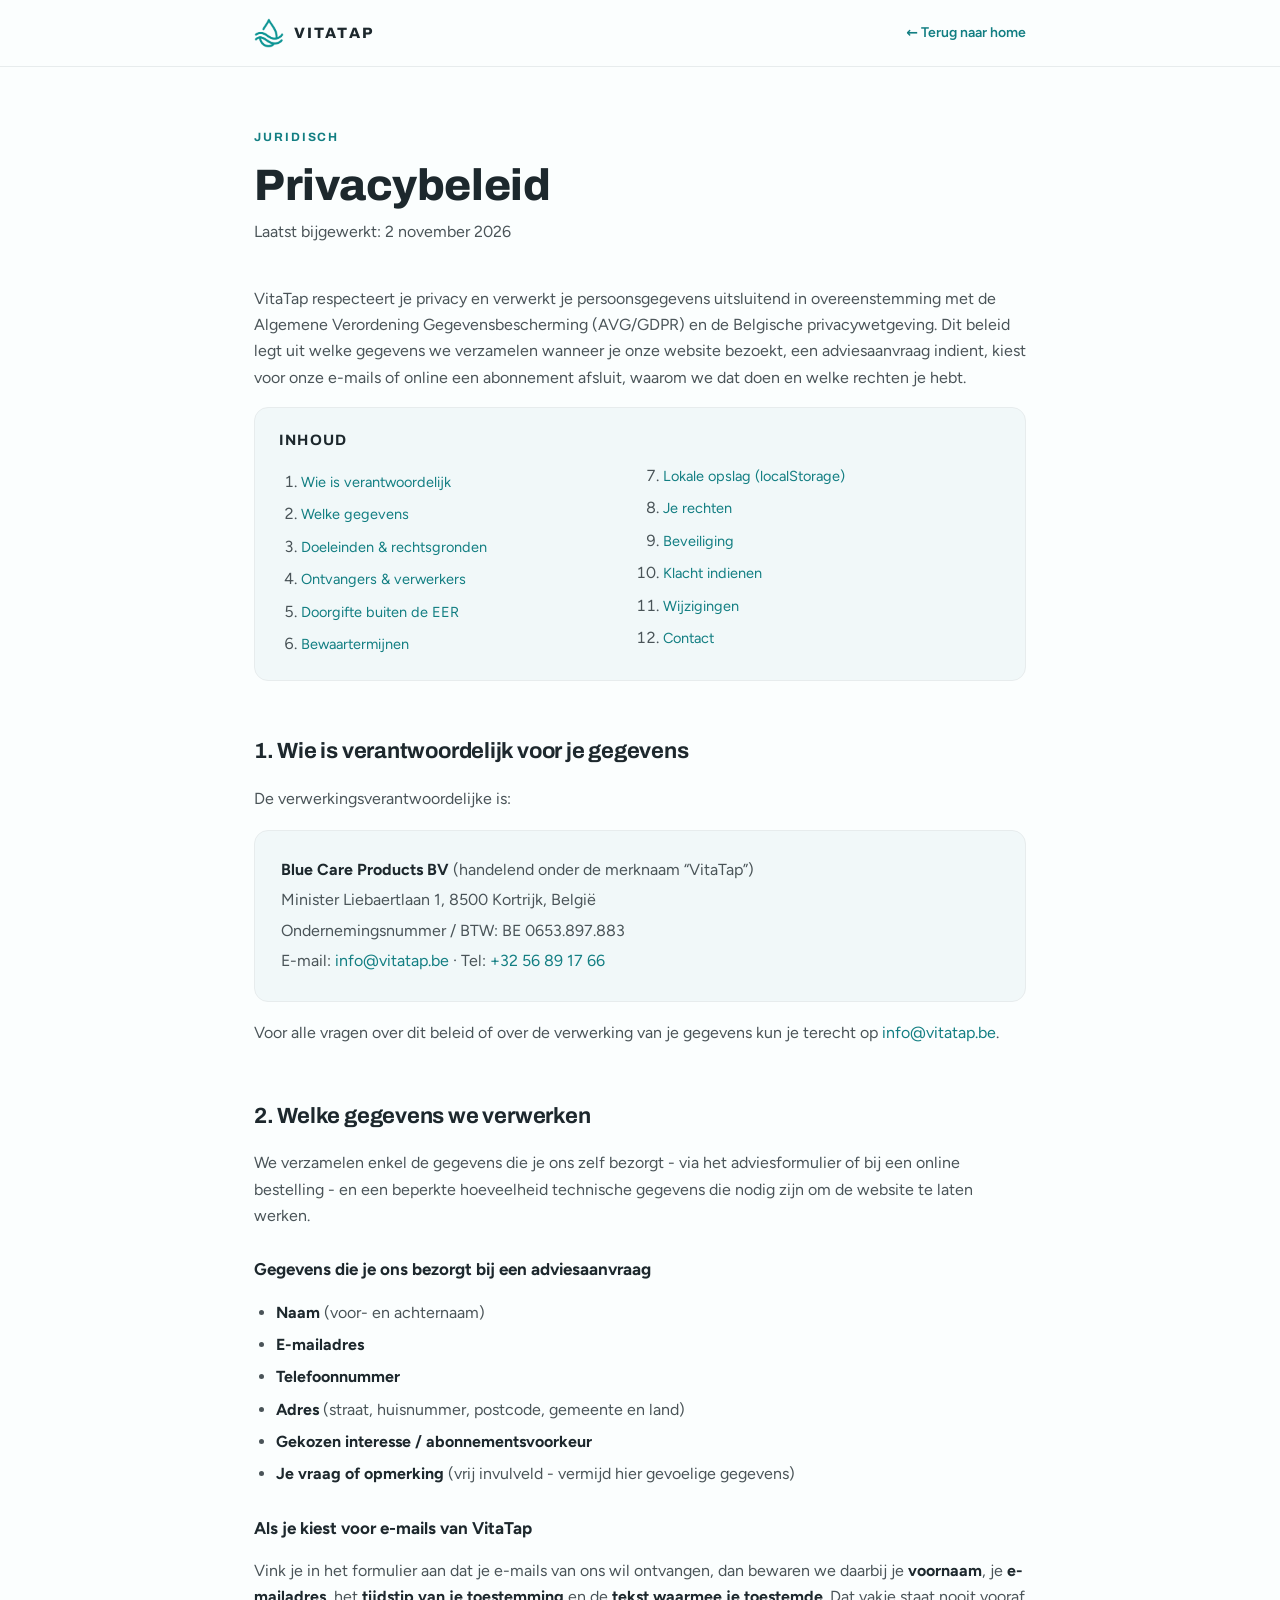
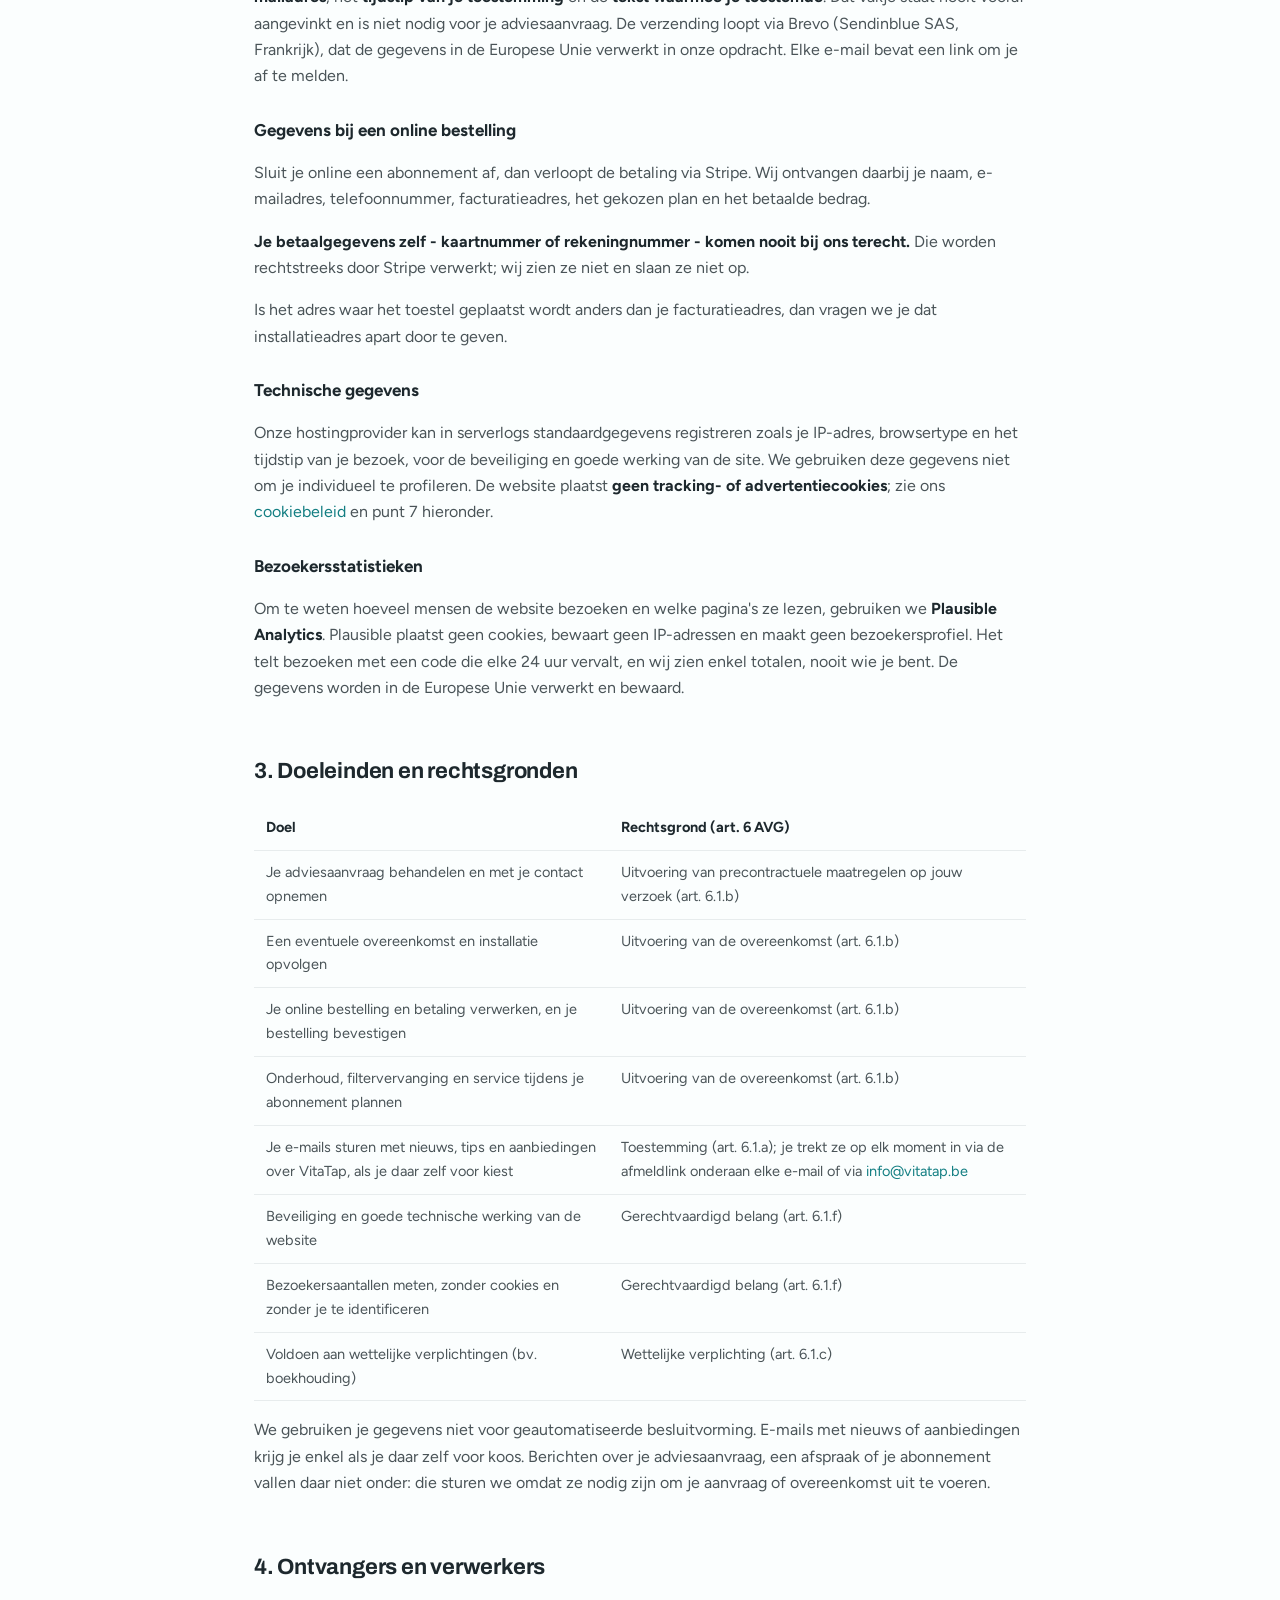
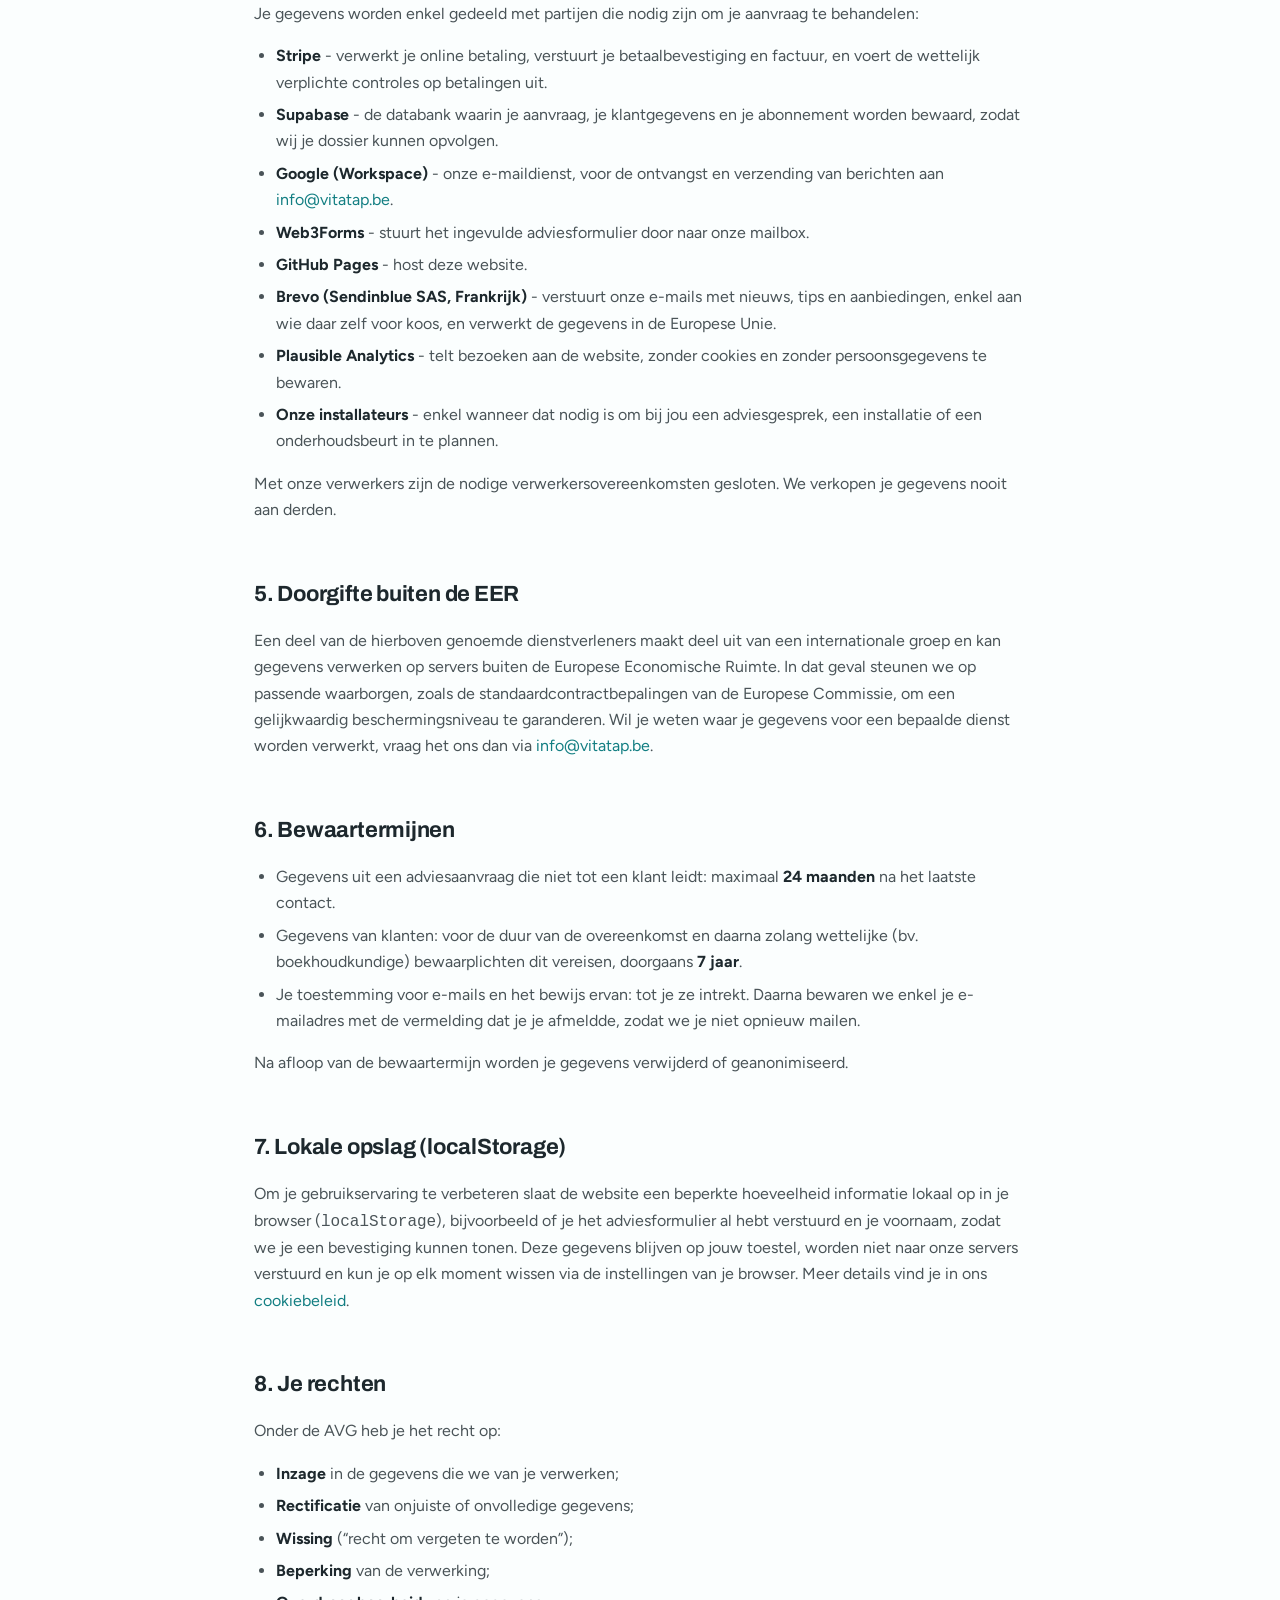
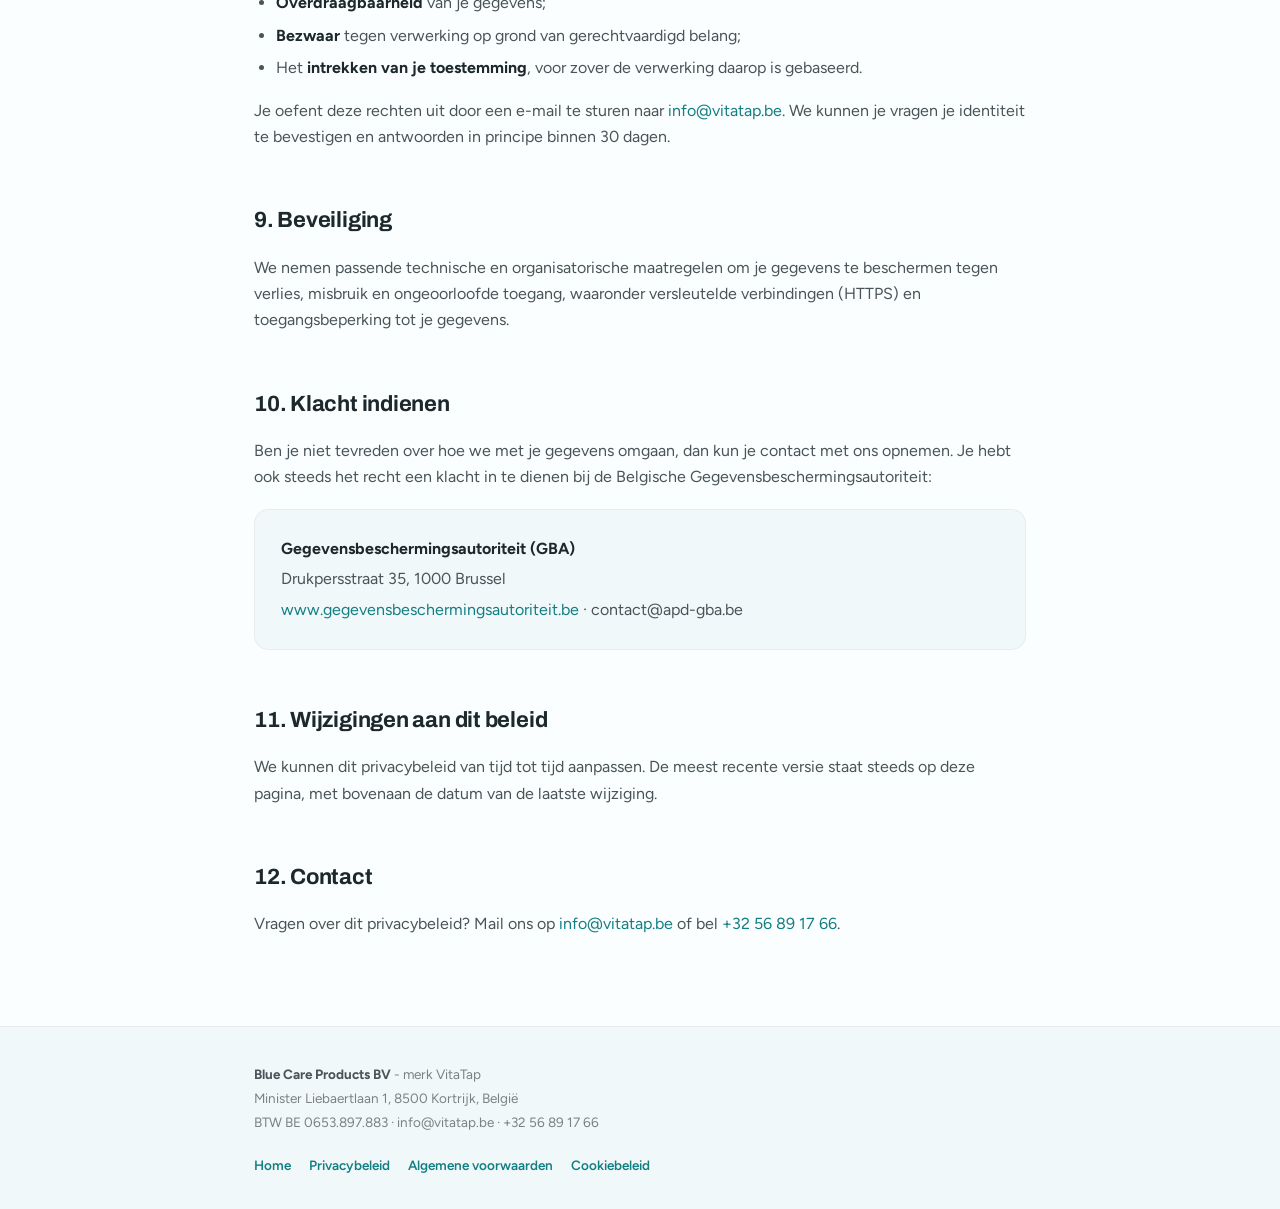
<file: privacy.html>
<!DOCTYPE html>
<html lang="nl">
<head>
<meta charset="UTF-8" />
<meta name="viewport" content="width=device-width, initial-scale=1.0" />
<title>Privacybeleid · VitaTap</title>
<meta name="description" content="Privacybeleid van VitaTap (Blue Care Products BV): welke persoonsgegevens we verwerken, waarom, hoe lang en welke rechten je hebt onder de GDPR." />
<meta name="robots" content="index, follow" />
<link rel="canonical" href="https://vitatap.be/privacy.html" />
<link rel="icon" type="image/svg+xml" href="favicon.svg" />
<link rel="icon" type="image/png" href="assets/vitatap-mark.png" />
<meta name="theme-color" content="#16868a" />
<meta property="og:type" content="website" />
<meta property="og:site_name" content="VitaTap" />
<meta property="og:locale" content="nl_BE" />
<meta property="og:title" content="Privacybeleid · VitaTap" />
<meta property="og:url" content="https://vitatap.be/privacy.html" />
<link rel="stylesheet" href="fonts.css" />
<link rel="stylesheet" href="legal.css" />
</head>
<body>
<header class="legal-header">
  <div class="legal-wrap">
    <a class="legal-brand" href="/"><img src="assets/vitatap-mark.png" alt="VitaTap" /><b>VitaTap</b></a>
    <a class="legal-back" href="/">&larr; Terug naar home</a>
  </div>
</header>

<main class="legal-main">
  <div class="legal-wrap">
    <span class="legal-kicker">Juridisch</span>
    <h1>Privacybeleid</h1>
    <p class="legal-updated">Laatst bijgewerkt: 2 november 2026</p>

    <p>VitaTap respecteert je privacy en verwerkt je persoonsgegevens uitsluitend in overeenstemming met de Algemene Verordening Gegevensbescherming (AVG/GDPR) en de Belgische privacywetgeving. Dit beleid legt uit welke gegevens we verzamelen wanneer je onze website bezoekt, een adviesaanvraag indient, kiest voor onze e-mails of online een abonnement afsluit, waarom we dat doen en welke rechten je hebt.</p>

    <div class="legal-toc">
      <h2>Inhoud</h2>
      <ol>
        <li><a href="#wie">Wie is verantwoordelijk</a></li>
        <li><a href="#gegevens">Welke gegevens</a></li>
        <li><a href="#doel">Doeleinden &amp; rechtsgronden</a></li>
        <li><a href="#ontvangers">Ontvangers &amp; verwerkers</a></li>
        <li><a href="#doorgifte">Doorgifte buiten de EER</a></li>
        <li><a href="#bewaring">Bewaartermijnen</a></li>
        <li><a href="#opslag">Lokale opslag (localStorage)</a></li>
        <li><a href="#rechten">Je rechten</a></li>
        <li><a href="#beveiliging">Beveiliging</a></li>
        <li><a href="#klacht">Klacht indienen</a></li>
        <li><a href="#wijzigingen">Wijzigingen</a></li>
        <li><a href="#contact">Contact</a></li>
      </ol>
    </div>

    <h2 id="wie">1. Wie is verantwoordelijk voor je gegevens</h2>
    <p>De verwerkingsverantwoordelijke is:</p>
    <div class="legal-card">
      <p><strong>Blue Care Products BV</strong> (handelend onder de merknaam &ldquo;VitaTap&rdquo;)</p>
      <p>Minister Liebaertlaan 1, 8500 Kortrijk, België</p>
      <p>Ondernemingsnummer / BTW: BE 0653.897.883</p>
      <p>E-mail: <a href="mailto:info@vitatap.be">info@vitatap.be</a> &middot; Tel: <a href="tel:+3256891766">+32 56 89 17 66</a></p>
    </div>
    <p>Voor alle vragen over dit beleid of over de verwerking van je gegevens kun je terecht op <a href="mailto:info@vitatap.be">info@vitatap.be</a>.</p>

    <h2 id="gegevens">2. Welke gegevens we verwerken</h2>
    <p>We verzamelen enkel de gegevens die je ons zelf bezorgt - via het adviesformulier of bij een online bestelling - en een beperkte hoeveelheid technische gegevens die nodig zijn om de website te laten werken.</p>
    <h3>Gegevens die je ons bezorgt bij een adviesaanvraag</h3>
    <ul>
      <li><strong>Naam</strong> (voor- en achternaam)</li>
      <li><strong>E-mailadres</strong></li>
      <li><strong>Telefoonnummer</strong></li>
      <li><strong>Adres</strong> (straat, huisnummer, postcode, gemeente en land)</li>
      <li><strong>Gekozen interesse / abonnementsvoorkeur</strong></li>
      <li><strong>Je vraag of opmerking</strong> (vrij invulveld - vermijd hier gevoelige gegevens)</li>
    </ul>
    <h3>Als je kiest voor e-mails van VitaTap</h3>
    <p>Vink je in het formulier aan dat je e-mails van ons wil ontvangen, dan bewaren we daarbij je <strong>voornaam</strong>, je <strong>e-mailadres</strong>, het <strong>tijdstip van je toestemming</strong> en de <strong>tekst waarmee je toestemde</strong>. Dat vakje staat nooit vooraf aangevinkt en is niet nodig voor je adviesaanvraag. De verzending loopt via Brevo (Sendinblue SAS, Frankrijk), dat de gegevens in de Europese Unie verwerkt in onze opdracht. Elke e-mail bevat een link om je af te melden.</p>
    <h3>Gegevens bij een online bestelling</h3>
    <p>Sluit je online een abonnement af, dan verloopt de betaling via Stripe. Wij ontvangen daarbij je naam, e-mailadres, telefoonnummer, facturatieadres, het gekozen plan en het betaalde bedrag.</p>
    <p><strong>Je betaalgegevens zelf - kaartnummer of rekeningnummer - komen nooit bij ons terecht.</strong> Die worden rechtstreeks door Stripe verwerkt; wij zien ze niet en slaan ze niet op.</p>
    <p>Is het adres waar het toestel geplaatst wordt anders dan je facturatieadres, dan vragen we je dat installatieadres apart door te geven.</p>
    <h3>Technische gegevens</h3>
    <p>Onze hostingprovider kan in serverlogs standaardgegevens registreren zoals je IP-adres, browsertype en het tijdstip van je bezoek, voor de beveiliging en goede werking van de site. We gebruiken deze gegevens niet om je individueel te profileren. De website plaatst <strong>geen tracking- of advertentiecookies</strong>; zie ons <a href="cookiebeleid.html">cookiebeleid</a> en punt 7 hieronder.</p>
    <h3>Bezoekersstatistieken</h3>
    <p>Om te weten hoeveel mensen de website bezoeken en welke pagina's ze lezen, gebruiken we <strong>Plausible Analytics</strong>. Plausible plaatst geen cookies, bewaart geen IP-adressen en maakt geen bezoekersprofiel. Het telt bezoeken met een code die elke 24 uur vervalt, en wij zien enkel totalen, nooit wie je bent. De gegevens worden in de Europese Unie verwerkt en bewaard.</p>

    <h2 id="doel">3. Doeleinden en rechtsgronden</h2>
    <table class="legal-table">
      <thead><tr><th>Doel</th><th>Rechtsgrond (art. 6 AVG)</th></tr></thead>
      <tbody>
        <tr><td>Je adviesaanvraag behandelen en met je contact opnemen</td><td>Uitvoering van precontractuele maatregelen op jouw verzoek (art. 6.1.b)</td></tr>
        <tr><td>Een eventuele overeenkomst en installatie opvolgen</td><td>Uitvoering van de overeenkomst (art. 6.1.b)</td></tr>
        <tr><td>Je online bestelling en betaling verwerken, en je bestelling bevestigen</td><td>Uitvoering van de overeenkomst (art. 6.1.b)</td></tr>
        <tr><td>Onderhoud, filtervervanging en service tijdens je abonnement plannen</td><td>Uitvoering van de overeenkomst (art. 6.1.b)</td></tr>
        <tr><td>Je e-mails sturen met nieuws, tips en aanbiedingen over VitaTap, als je daar zelf voor kiest</td><td>Toestemming (art. 6.1.a); je trekt ze op elk moment in via de afmeldlink onderaan elke e-mail of via <a href="mailto:info@vitatap.be">info@vitatap.be</a></td></tr>
        <tr><td>Beveiliging en goede technische werking van de website</td><td>Gerechtvaardigd belang (art. 6.1.f)</td></tr>
        <tr><td>Bezoekersaantallen meten, zonder cookies en zonder je te identificeren</td><td>Gerechtvaardigd belang (art. 6.1.f)</td></tr>
        <tr><td>Voldoen aan wettelijke verplichtingen (bv. boekhouding)</td><td>Wettelijke verplichting (art. 6.1.c)</td></tr>
      </tbody>
    </table>
    <p>We gebruiken je gegevens niet voor geautomatiseerde besluitvorming. E-mails met nieuws of aanbiedingen krijg je enkel als je daar zelf voor koos. Berichten over je adviesaanvraag, een afspraak of je abonnement vallen daar niet onder: die sturen we omdat ze nodig zijn om je aanvraag of overeenkomst uit te voeren.</p>

    <h2 id="ontvangers">4. Ontvangers en verwerkers</h2>
    <p>Je gegevens worden enkel gedeeld met partijen die nodig zijn om je aanvraag te behandelen:</p>
    <ul>
      <li><strong>Stripe</strong> - verwerkt je online betaling, verstuurt je betaalbevestiging en factuur, en voert de wettelijk verplichte controles op betalingen uit.</li>
      <li><strong>Supabase</strong> - de databank waarin je aanvraag, je klantgegevens en je abonnement worden bewaard, zodat wij je dossier kunnen opvolgen.</li>
      <li><strong>Google (Workspace)</strong> - onze e-maildienst, voor de ontvangst en verzending van berichten aan <a href="mailto:info@vitatap.be">info@vitatap.be</a>.</li>
      <li><strong>Web3Forms</strong> - stuurt het ingevulde adviesformulier door naar onze mailbox.</li>
      <li><strong>GitHub Pages</strong> - host deze website.</li>
      <li><strong>Brevo (Sendinblue SAS, Frankrijk)</strong> - verstuurt onze e-mails met nieuws, tips en aanbiedingen, enkel aan wie daar zelf voor koos, en verwerkt de gegevens in de Europese Unie.</li>
      <li><strong>Plausible Analytics</strong> - telt bezoeken aan de website, zonder cookies en zonder persoonsgegevens te bewaren.</li>
      <li><strong>Onze installateurs</strong> - enkel wanneer dat nodig is om bij jou een adviesgesprek, een installatie of een onderhoudsbeurt in te plannen.</li>
    </ul>
    <p>Met onze verwerkers zijn de nodige verwerkersovereenkomsten gesloten. We verkopen je gegevens nooit aan derden.</p>

    <h2 id="doorgifte">5. Doorgifte buiten de EER</h2>
    <p>Een deel van de hierboven genoemde dienstverleners maakt deel uit van een internationale groep en kan gegevens verwerken op servers buiten de Europese Economische Ruimte. In dat geval steunen we op passende waarborgen, zoals de standaardcontractbepalingen van de Europese Commissie, om een gelijkwaardig beschermingsniveau te garanderen. Wil je weten waar je gegevens voor een bepaalde dienst worden verwerkt, vraag het ons dan via <a href="mailto:info@vitatap.be">info@vitatap.be</a>.</p>

    <h2 id="bewaring">6. Bewaartermijnen</h2>
    <ul>
      <li>Gegevens uit een adviesaanvraag die niet tot een klant leidt: maximaal <strong>24 maanden</strong> na het laatste contact.</li>
      <li>Gegevens van klanten: voor de duur van de overeenkomst en daarna zolang wettelijke (bv. boekhoudkundige) bewaarplichten dit vereisen, doorgaans <strong>7 jaar</strong>.</li>
      <li>Je toestemming voor e-mails en het bewijs ervan: tot je ze intrekt. Daarna bewaren we enkel je e-mailadres met de vermelding dat je je afmeldde, zodat we je niet opnieuw mailen.</li>
    </ul>
    <p>Na afloop van de bewaartermijn worden je gegevens verwijderd of geanonimiseerd.</p>

    <h2 id="opslag">7. Lokale opslag (localStorage)</h2>
    <p>Om je gebruikservaring te verbeteren slaat de website een beperkte hoeveelheid informatie lokaal op in je browser (<code>localStorage</code>), bijvoorbeeld of je het adviesformulier al hebt verstuurd en je voornaam, zodat we je een bevestiging kunnen tonen. Deze gegevens blijven op jouw toestel, worden niet naar onze servers verstuurd en kun je op elk moment wissen via de instellingen van je browser. Meer details vind je in ons <a href="cookiebeleid.html">cookiebeleid</a>.</p>

    <h2 id="rechten">8. Je rechten</h2>
    <p>Onder de AVG heb je het recht op:</p>
    <ul>
      <li><strong>Inzage</strong> in de gegevens die we van je verwerken;</li>
      <li><strong>Rectificatie</strong> van onjuiste of onvolledige gegevens;</li>
      <li><strong>Wissing</strong> (&ldquo;recht om vergeten te worden&rdquo;);</li>
      <li><strong>Beperking</strong> van de verwerking;</li>
      <li><strong>Overdraagbaarheid</strong> van je gegevens;</li>
      <li><strong>Bezwaar</strong> tegen verwerking op grond van gerechtvaardigd belang;</li>
      <li>Het <strong>intrekken van je toestemming</strong>, voor zover de verwerking daarop is gebaseerd.</li>
    </ul>
    <p>Je oefent deze rechten uit door een e-mail te sturen naar <a href="mailto:info@vitatap.be">info@vitatap.be</a>. We kunnen je vragen je identiteit te bevestigen en antwoorden in principe binnen 30 dagen.</p>

    <h2 id="beveiliging">9. Beveiliging</h2>
    <p>We nemen passende technische en organisatorische maatregelen om je gegevens te beschermen tegen verlies, misbruik en ongeoorloofde toegang, waaronder versleutelde verbindingen (HTTPS) en toegangsbeperking tot je gegevens.</p>

    <h2 id="klacht">10. Klacht indienen</h2>
    <p>Ben je niet tevreden over hoe we met je gegevens omgaan, dan kun je contact met ons opnemen. Je hebt ook steeds het recht een klacht in te dienen bij de Belgische Gegevensbeschermingsautoriteit:</p>
    <div class="legal-card">
      <p><strong>Gegevensbeschermingsautoriteit (GBA)</strong></p>
      <p>Drukpersstraat 35, 1000 Brussel</p>
      <p><a href="https://www.gegevensbeschermingsautoriteit.be" rel="noopener">www.gegevensbeschermingsautoriteit.be</a> &middot; contact@apd-gba.be</p>
    </div>

    <h2 id="wijzigingen">11. Wijzigingen aan dit beleid</h2>
    <p>We kunnen dit privacybeleid van tijd tot tijd aanpassen. De meest recente versie staat steeds op deze pagina, met bovenaan de datum van de laatste wijziging.</p>

    <h2 id="contact">12. Contact</h2>
    <p>Vragen over dit privacybeleid? Mail ons op <a href="mailto:info@vitatap.be">info@vitatap.be</a> of bel <a href="tel:+3256891766">+32 56 89 17 66</a>.</p>
  </div>
</main>

<footer class="legal-footer">
  <div class="legal-wrap">
    <div class="legal-id">
      <p><b>Blue Care Products BV</b> - merk VitaTap</p>
      <p>Minister Liebaertlaan 1, 8500 Kortrijk, België</p>
      <p>BTW BE 0653.897.883 &middot; info@vitatap.be &middot; +32 56 89 17 66</p>
    </div>
    <nav>
      <a href="/">Home</a>
      <a href="privacy.html">Privacybeleid</a>
      <a href="voorwaarden.html">Algemene voorwaarden</a>
      <a href="cookiebeleid.html">Cookiebeleid</a>
    </nav>
  </div>
</footer>
</body>
</html>
</file>
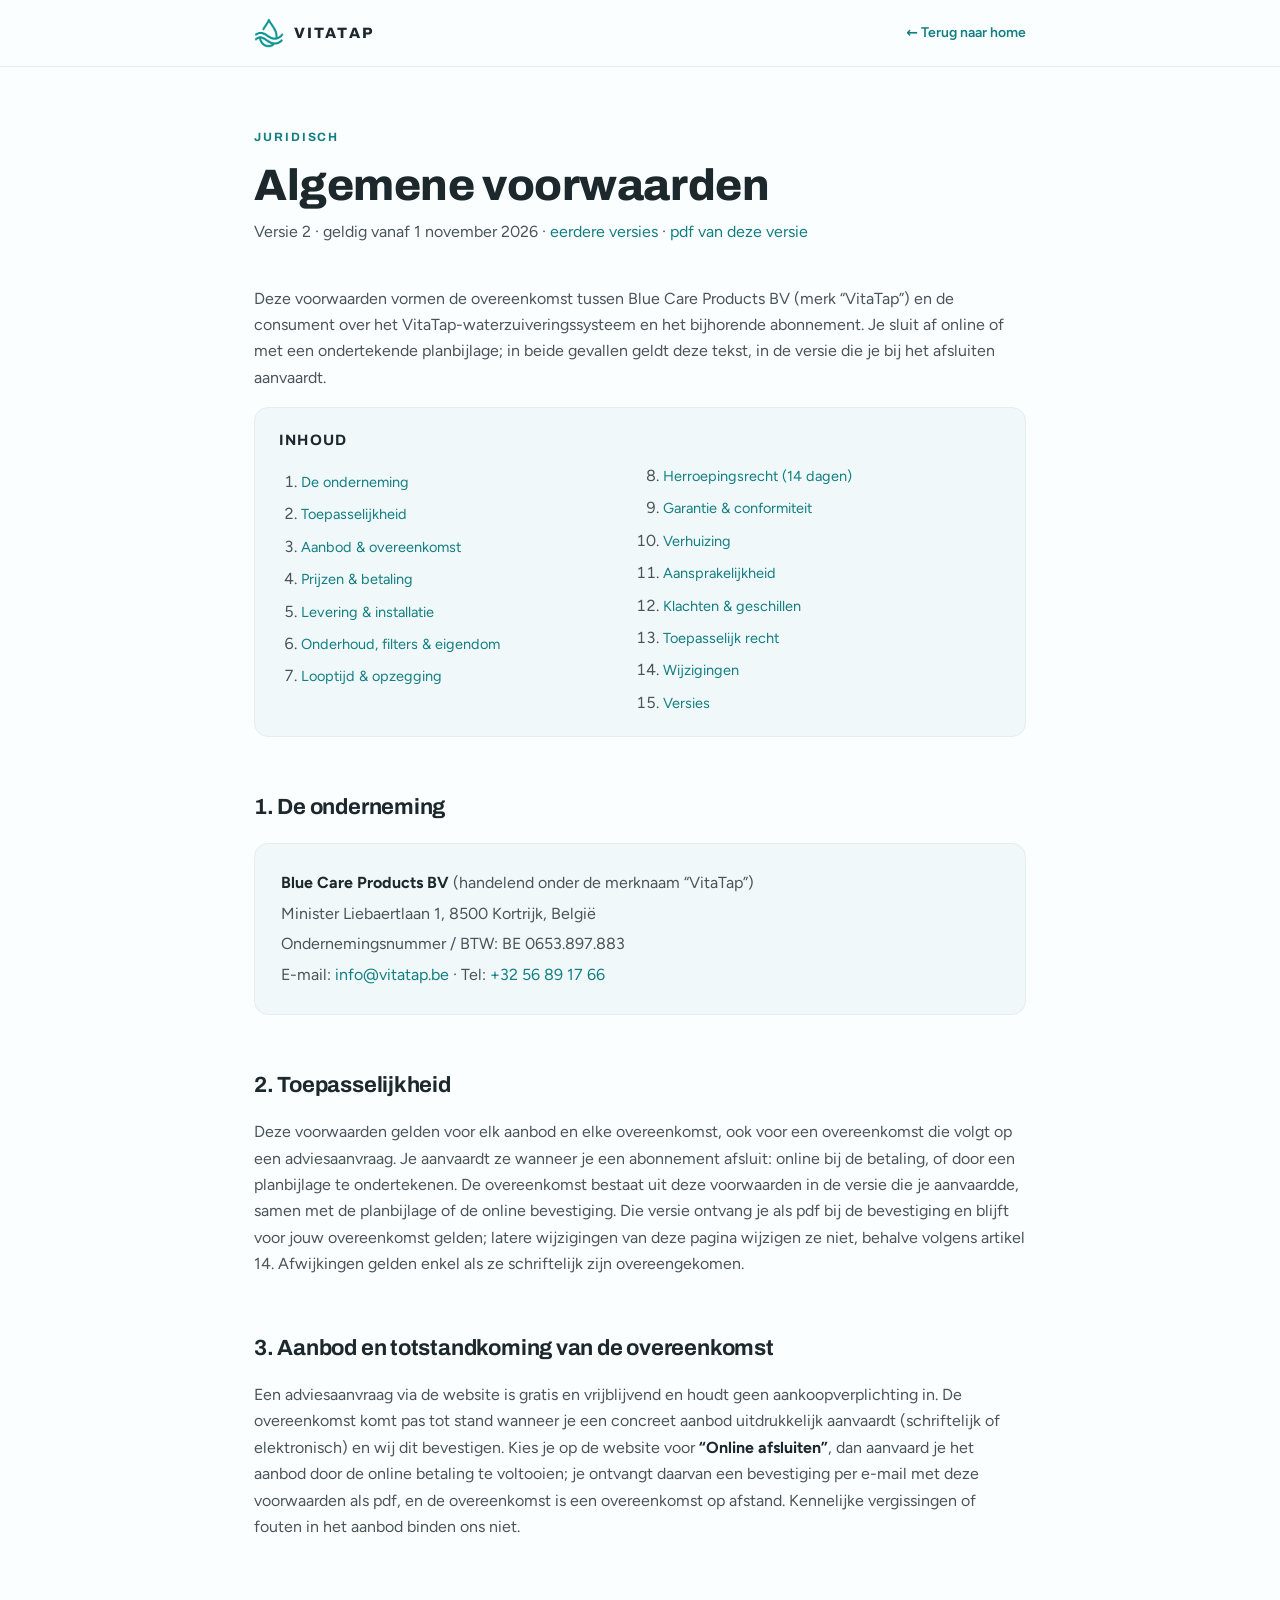
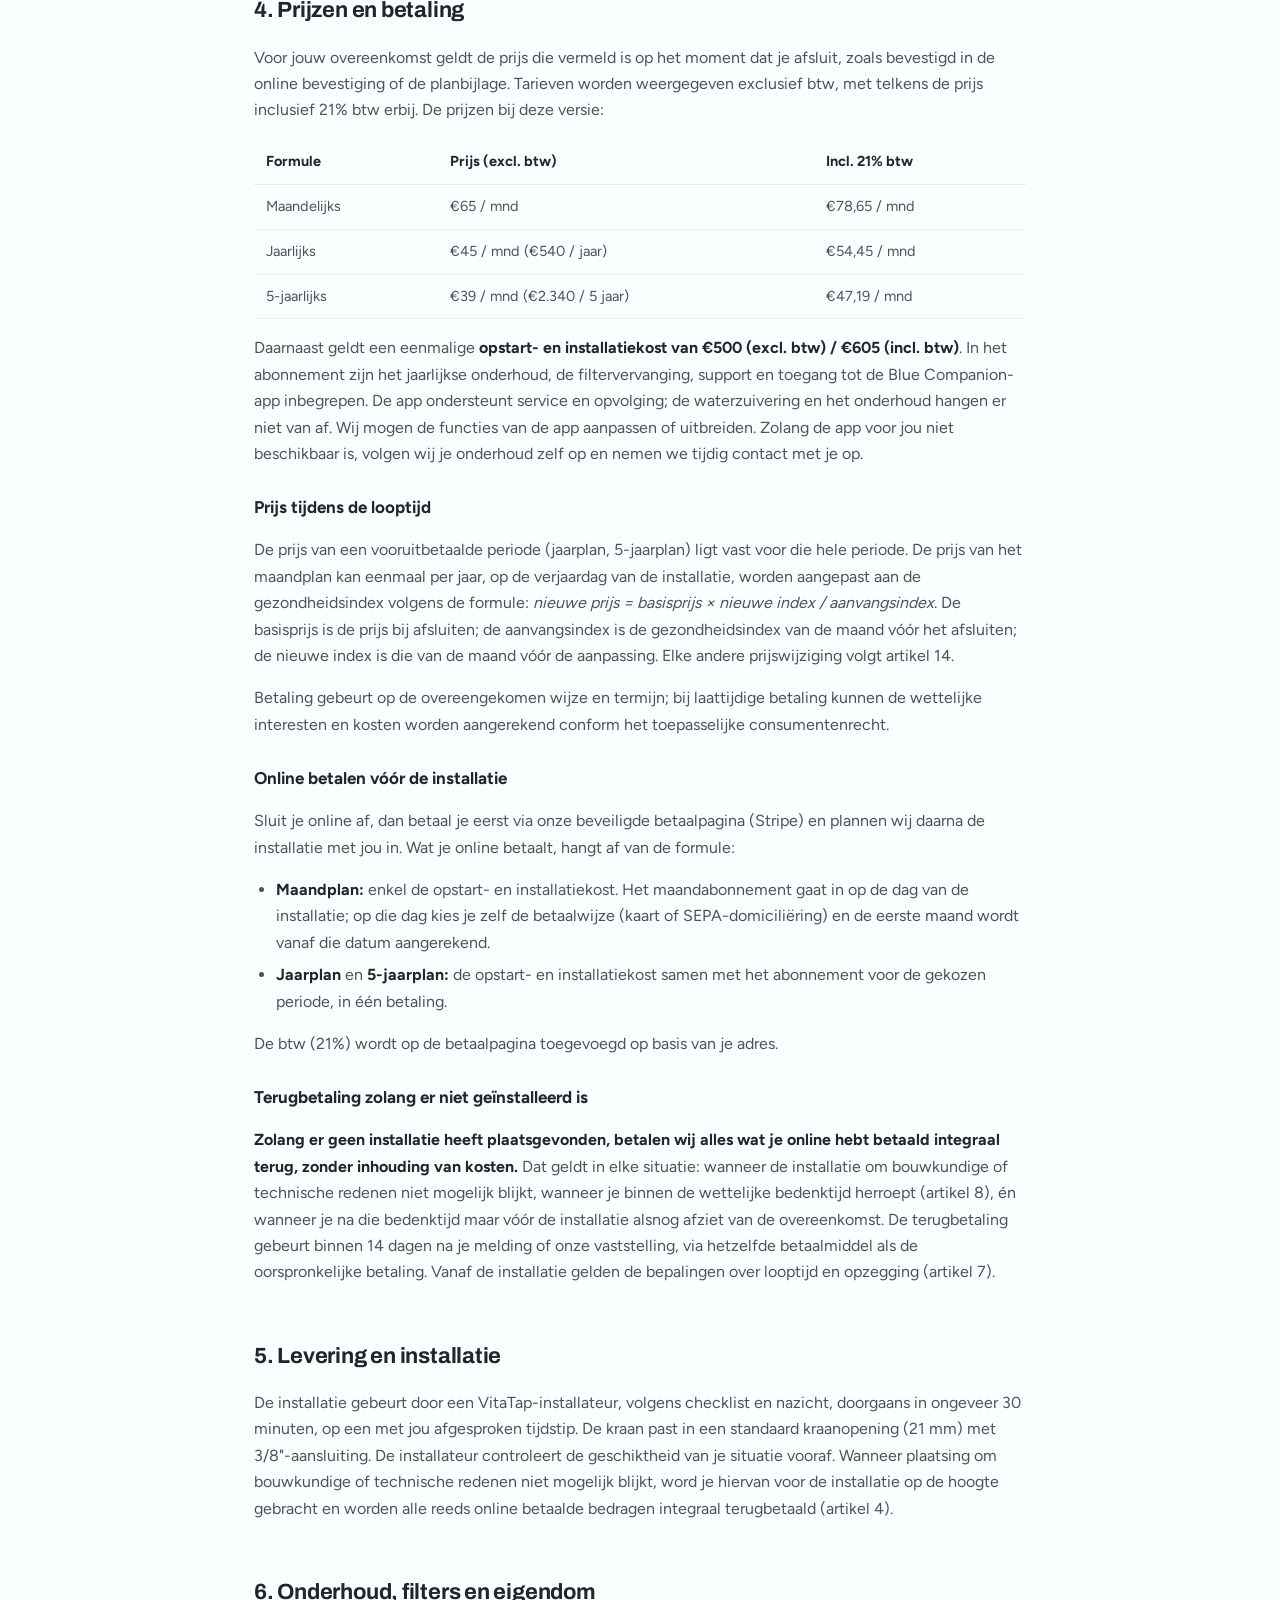
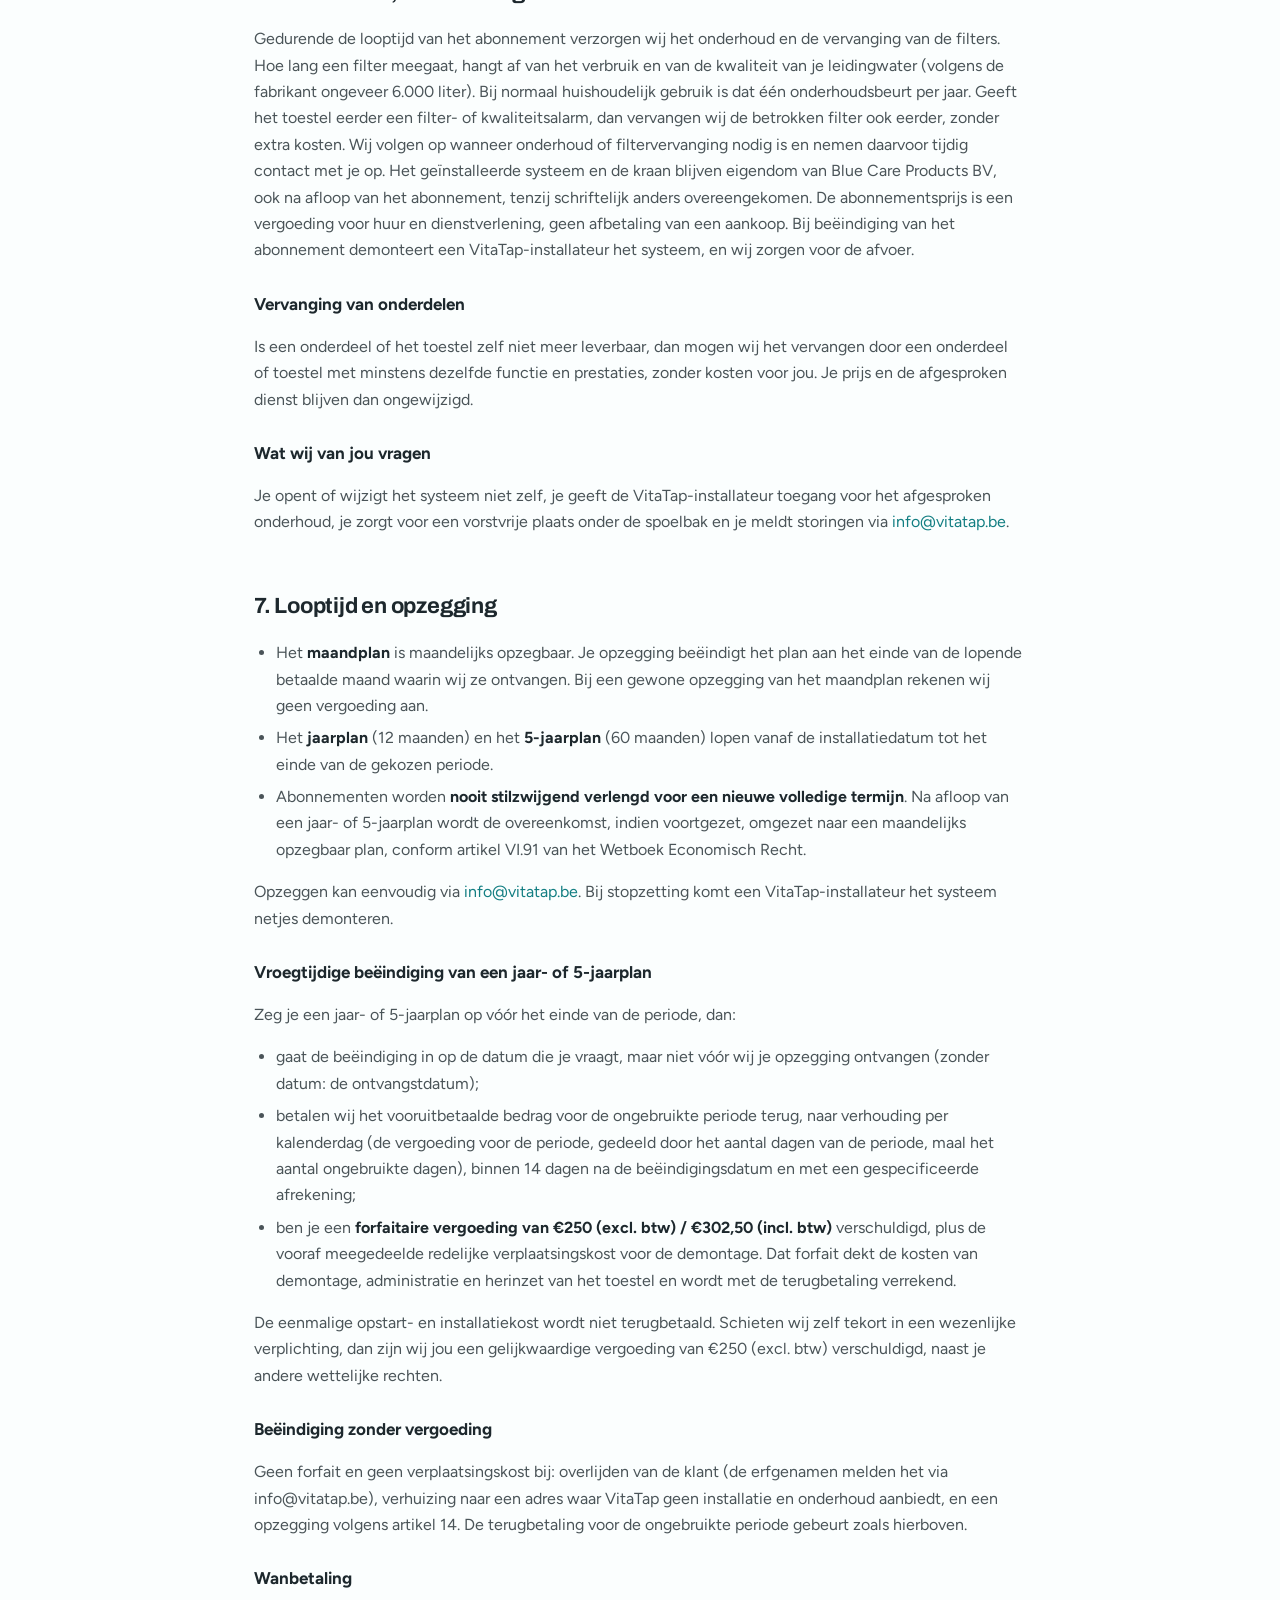
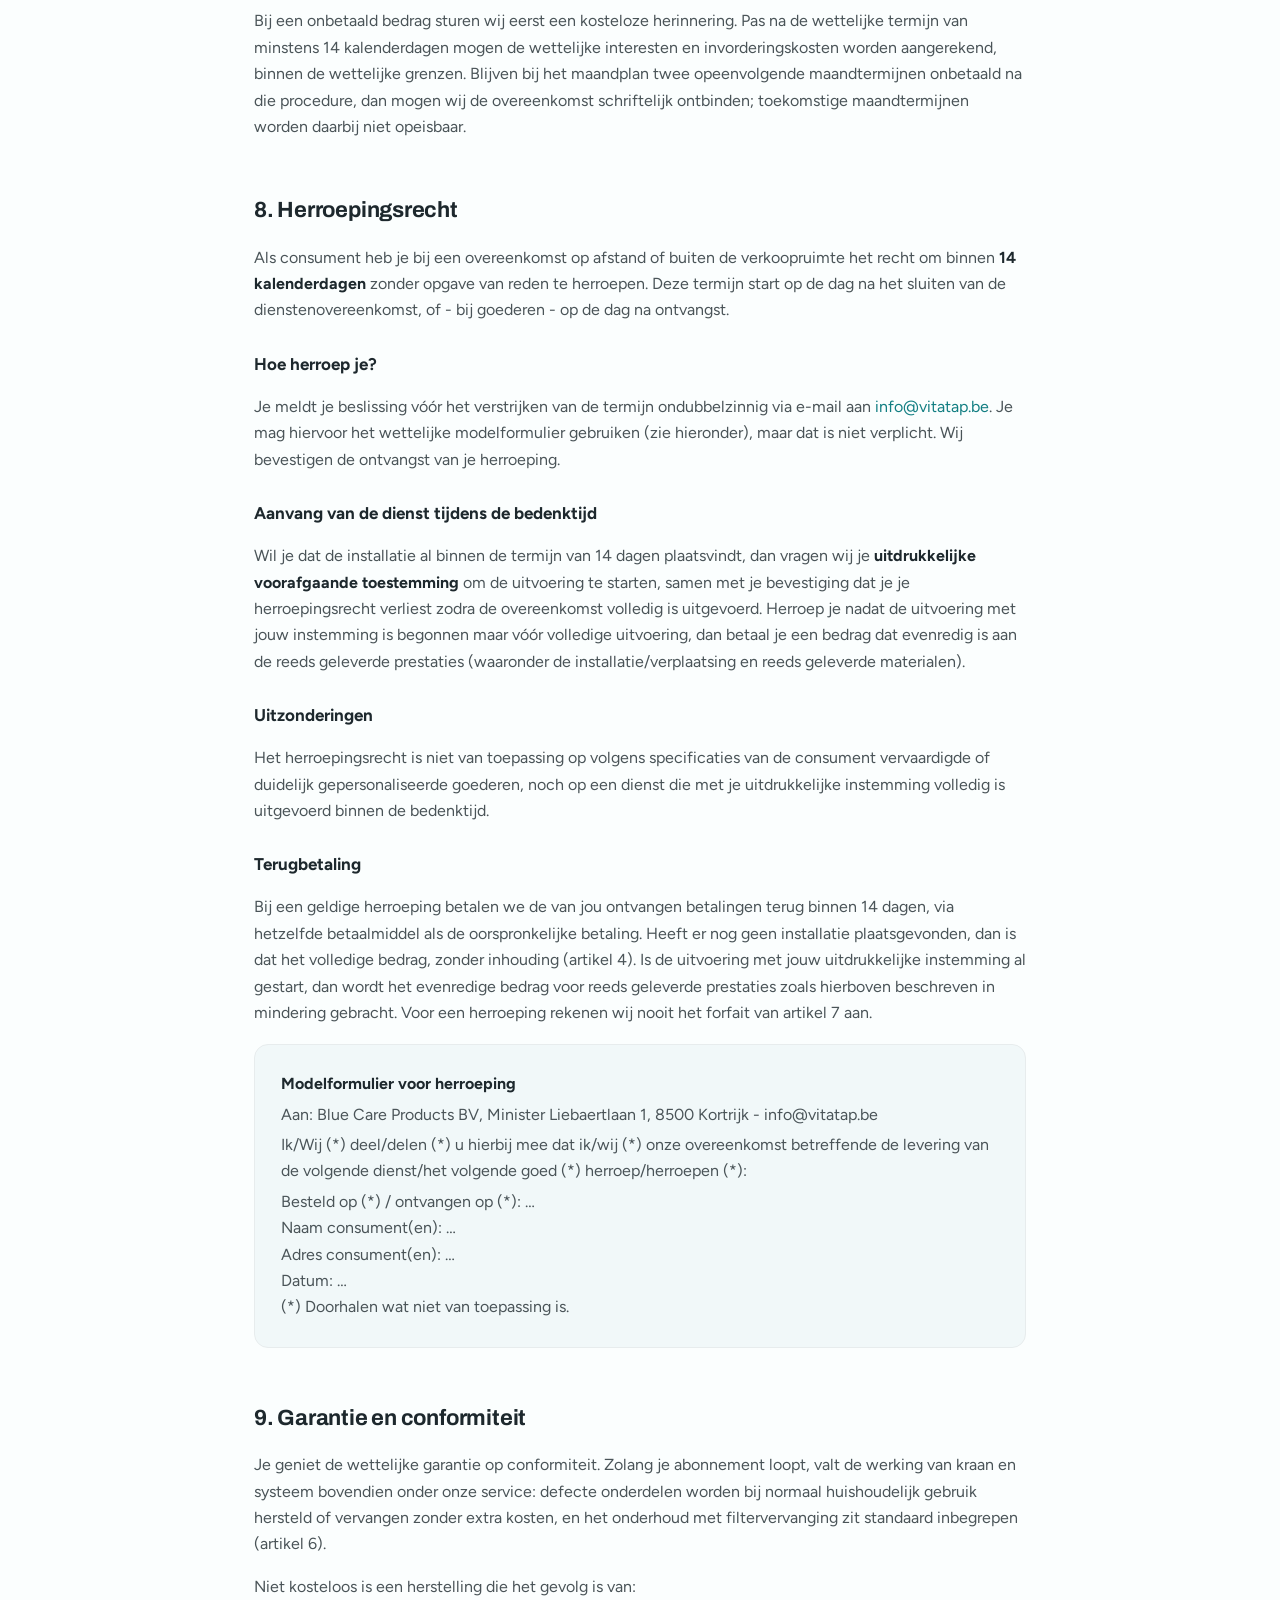
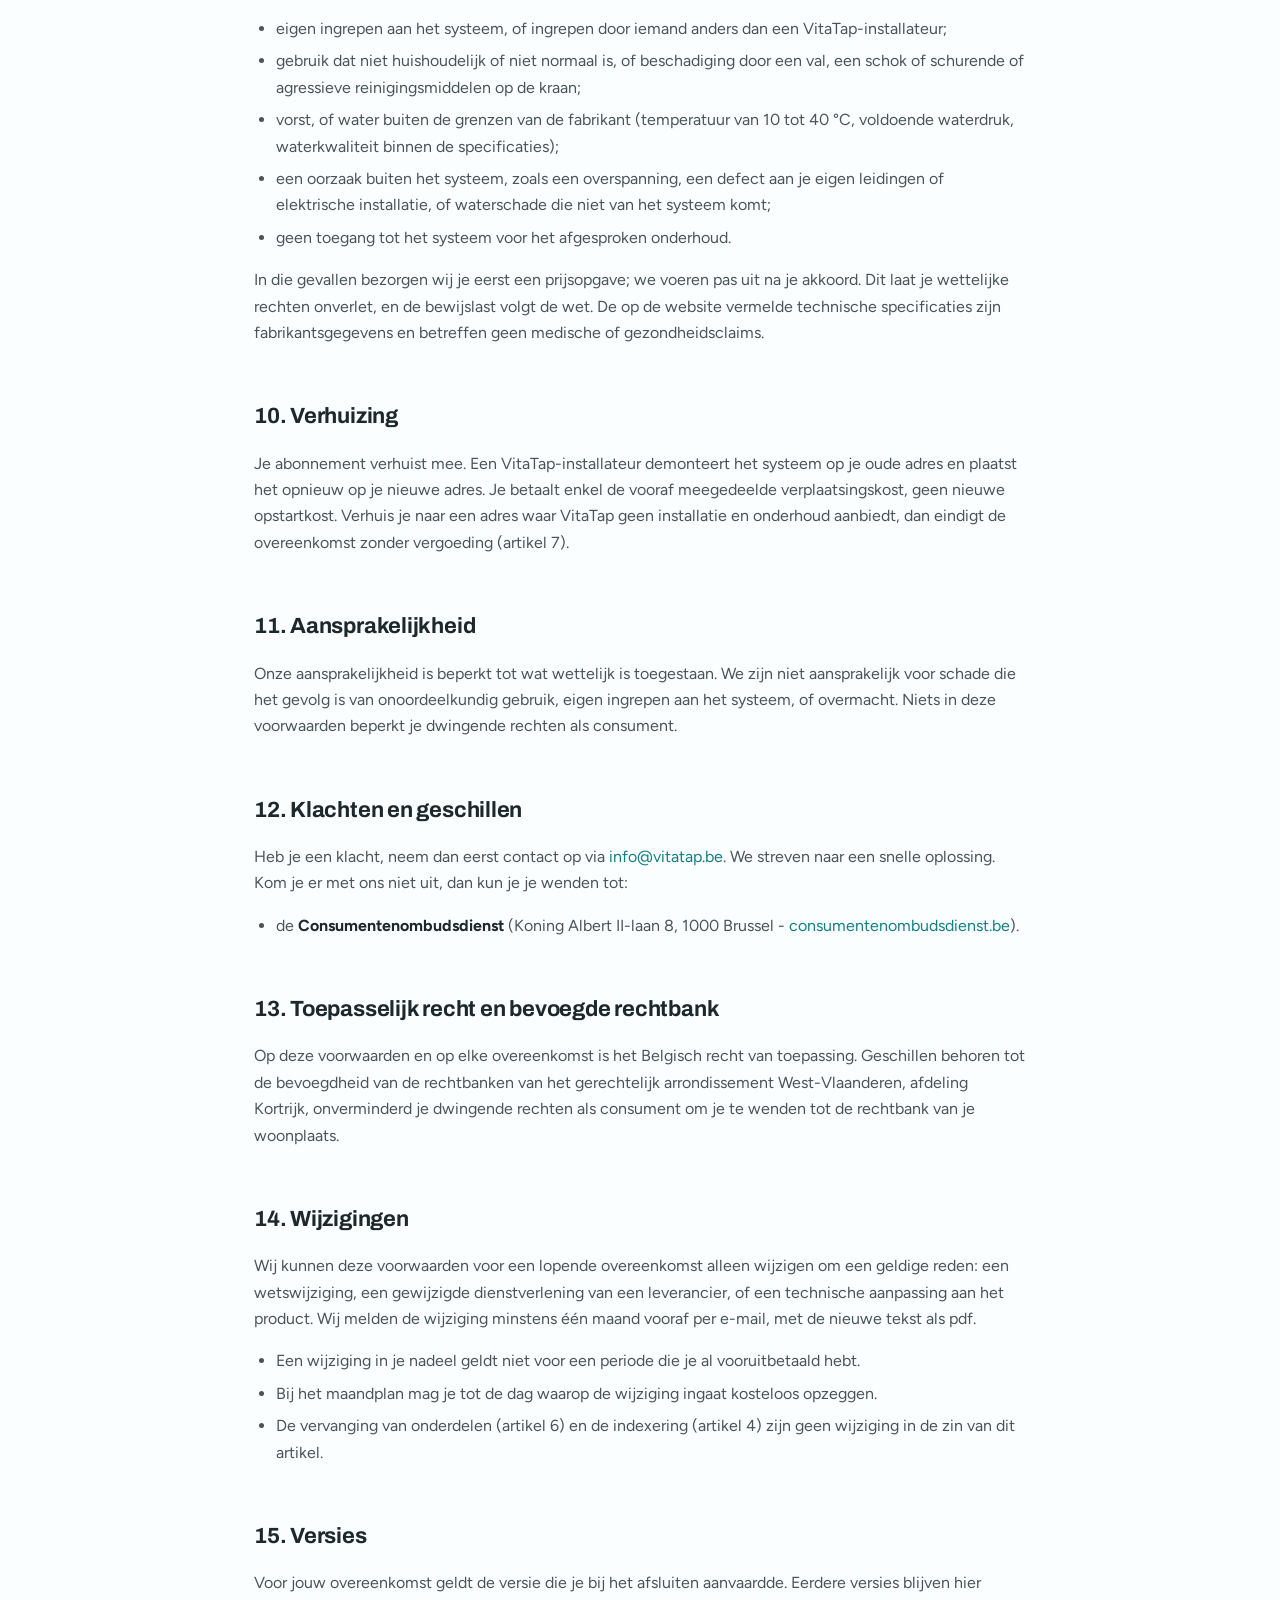
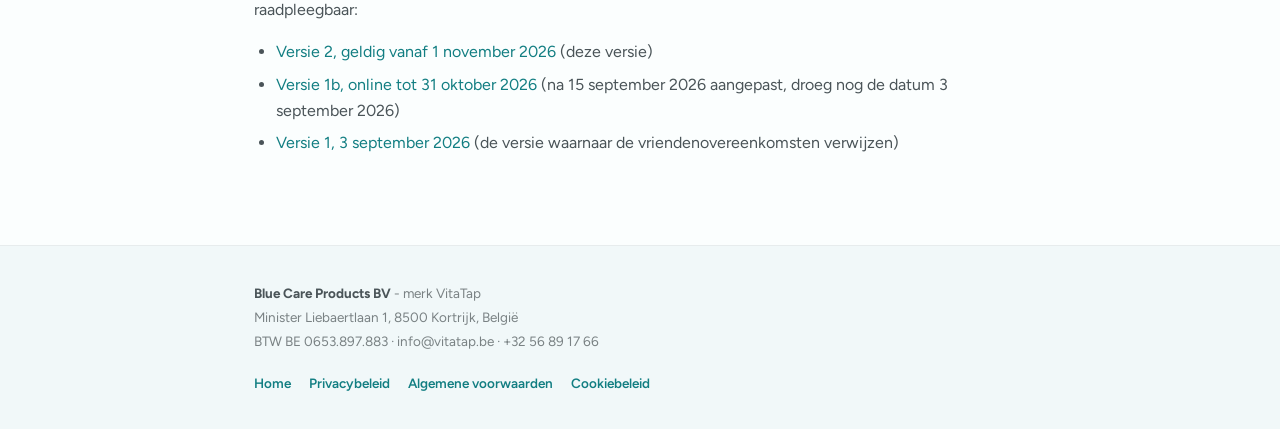
<file: voorwaarden.html>
<!DOCTYPE html>
<html lang="nl">
<head>
<meta charset="UTF-8" />
<meta name="viewport" content="width=device-width, initial-scale=1.0" />
<title>Algemene voorwaarden · VitaTap</title>
<meta name="description" content="Algemene voorwaarden van VitaTap (Blue Care Products BV): abonnementsformules, prijzen, installatie, onderhoud, opzegging en het wettelijke herroepingsrecht van 14 dagen." />
<meta name="robots" content="index, follow" />
<link rel="canonical" href="https://vitatap.be/voorwaarden.html" />
<link rel="icon" type="image/svg+xml" href="favicon.svg" />
<link rel="icon" type="image/png" href="assets/vitatap-mark.png" />
<meta name="theme-color" content="#16868a" />
<meta property="og:type" content="website" />
<meta property="og:site_name" content="VitaTap" />
<meta property="og:locale" content="nl_BE" />
<meta property="og:title" content="Algemene voorwaarden · VitaTap" />
<meta property="og:url" content="https://vitatap.be/voorwaarden.html" />
<link rel="stylesheet" href="fonts.css" />
<link rel="stylesheet" href="legal.css" />
</head>
<body>
<header class="legal-header">
  <div class="legal-wrap">
    <a class="legal-brand" href="/"><img src="assets/vitatap-mark.png" alt="VitaTap" /><b>VitaTap</b></a>
    <a class="legal-back" href="/">&larr; Terug naar home</a>
  </div>
</header>

<main class="legal-main">
  <div class="legal-wrap">
    <span class="legal-kicker">Juridisch</span>
    <h1>Algemene voorwaarden</h1>
    <p class="legal-updated">Versie 2 &middot; geldig vanaf 1 november 2026 &middot; <a href="#versies">eerdere versies</a> &middot; <a href="documenten/VitaTap-Algemene-voorwaarden-v2-2026-11-01.pdf">pdf van deze versie</a></p>

    <p>Deze voorwaarden vormen de overeenkomst tussen Blue Care Products BV (merk &ldquo;VitaTap&rdquo;) en de consument over het VitaTap-waterzuiveringssysteem en het bijhorende abonnement. Je sluit af online of met een ondertekende planbijlage; in beide gevallen geldt deze tekst, in de versie die je bij het afsluiten aanvaardt.</p>

    <div class="legal-toc">
      <h2>Inhoud</h2>
      <ol>
        <li><a href="#onderneming">De onderneming</a></li>
        <li><a href="#toepassing">Toepasselijkheid</a></li>
        <li><a href="#aanbod">Aanbod &amp; overeenkomst</a></li>
        <li><a href="#prijzen">Prijzen &amp; betaling</a></li>
        <li><a href="#installatie">Levering &amp; installatie</a></li>
        <li><a href="#onderhoud">Onderhoud, filters &amp; eigendom</a></li>
        <li><a href="#looptijd">Looptijd &amp; opzegging</a></li>
        <li><a href="#herroeping">Herroepingsrecht (14 dagen)</a></li>
        <li><a href="#garantie">Garantie &amp; conformiteit</a></li>
        <li><a href="#verhuis">Verhuizing</a></li>
        <li><a href="#aansprakelijkheid">Aansprakelijkheid</a></li>
        <li><a href="#klachten">Klachten &amp; geschillen</a></li>
        <li><a href="#recht">Toepasselijk recht</a></li>
        <li><a href="#wijzigingen">Wijzigingen</a></li>
        <li><a href="#versies">Versies</a></li>
      </ol>
    </div>

    <h2 id="onderneming">1. De onderneming</h2>
    <div class="legal-card">
      <p><strong>Blue Care Products BV</strong> (handelend onder de merknaam &ldquo;VitaTap&rdquo;)</p>
      <p>Minister Liebaertlaan 1, 8500 Kortrijk, België</p>
      <p>Ondernemingsnummer / BTW: BE 0653.897.883</p>
      <p>E-mail: <a href="mailto:info@vitatap.be">info@vitatap.be</a> &middot; Tel: <a href="tel:+3256891766">+32 56 89 17 66</a></p>
    </div>

    <h2 id="toepassing">2. Toepasselijkheid</h2>
    <p>Deze voorwaarden gelden voor elk aanbod en elke overeenkomst, ook voor een overeenkomst die volgt op een adviesaanvraag. Je aanvaardt ze wanneer je een abonnement afsluit: online bij de betaling, of door een planbijlage te ondertekenen. De overeenkomst bestaat uit deze voorwaarden in de versie die je aanvaardde, samen met de planbijlage of de online bevestiging. Die versie ontvang je als pdf bij de bevestiging en blijft voor jouw overeenkomst gelden; latere wijzigingen van deze pagina wijzigen ze niet, behalve volgens artikel 14. Afwijkingen gelden enkel als ze schriftelijk zijn overeengekomen.</p>

    <h2 id="aanbod">3. Aanbod en totstandkoming van de overeenkomst</h2>
    <p>Een adviesaanvraag via de website is gratis en vrijblijvend en houdt geen aankoopverplichting in. De overeenkomst komt pas tot stand wanneer je een concreet aanbod uitdrukkelijk aanvaardt (schriftelijk of elektronisch) en wij dit bevestigen. Kies je op de website voor <strong>&ldquo;Online afsluiten&rdquo;</strong>, dan aanvaard je het aanbod door de online betaling te voltooien; je ontvangt daarvan een bevestiging per e-mail met deze voorwaarden als pdf, en de overeenkomst is een overeenkomst op afstand. Kennelijke vergissingen of fouten in het aanbod binden ons niet.</p>

    <h2 id="prijzen">4. Prijzen en betaling</h2>
    <p>Voor jouw overeenkomst geldt de prijs die vermeld is op het moment dat je afsluit, zoals bevestigd in de online bevestiging of de planbijlage. Tarieven worden weergegeven exclusief btw, met telkens de prijs inclusief 21% btw erbij. De prijzen bij deze versie:</p>
    <table class="legal-table">
      <thead><tr><th>Formule</th><th>Prijs (excl. btw)</th><th>Incl. 21% btw</th></tr></thead>
      <tbody>
        <tr><td>Maandelijks</td><td>&euro;65 / mnd</td><td>&euro;78,65 / mnd</td></tr>
        <tr><td>Jaarlijks</td><td>&euro;45 / mnd (&euro;540 / jaar)</td><td>&euro;54,45 / mnd</td></tr>
        <tr><td>5-jaarlijks</td><td>&euro;39 / mnd (&euro;2.340 / 5 jaar)</td><td>&euro;47,19 / mnd</td></tr>
      </tbody>
    </table>
    <p>Daarnaast geldt een eenmalige <strong>opstart- en installatiekost van &euro;500 (excl. btw) / &euro;605 (incl. btw)</strong>. In het abonnement zijn het jaarlijkse onderhoud, de filtervervanging, support en toegang tot de Blue Companion-app inbegrepen. De app ondersteunt service en opvolging; de waterzuivering en het onderhoud hangen er niet van af. Wij mogen de functies van de app aanpassen of uitbreiden. Zolang de app voor jou niet beschikbaar is, volgen wij je onderhoud zelf op en nemen we tijdig contact met je op.</p>
    <h3>Prijs tijdens de looptijd</h3>
    <p>De prijs van een vooruitbetaalde periode (jaarplan, 5-jaarplan) ligt vast voor die hele periode. De prijs van het maandplan kan eenmaal per jaar, op de verjaardag van de installatie, worden aangepast aan de gezondheidsindex volgens de formule: <em>nieuwe prijs = basisprijs &times; nieuwe index / aanvangsindex</em>. De basisprijs is de prijs bij afsluiten; de aanvangsindex is de gezondheidsindex van de maand vóór het afsluiten; de nieuwe index is die van de maand vóór de aanpassing. Elke andere prijswijziging volgt artikel 14.</p>
    <p>Betaling gebeurt op de overeengekomen wijze en termijn; bij laattijdige betaling kunnen de wettelijke interesten en kosten worden aangerekend conform het toepasselijke consumentenrecht.</p>
    <h3>Online betalen vóór de installatie</h3>
    <p>Sluit je online af, dan betaal je eerst via onze beveiligde betaalpagina (Stripe) en plannen wij daarna de installatie met jou in. Wat je online betaalt, hangt af van de formule:</p>
    <ul>
      <li><strong>Maandplan:</strong> enkel de opstart- en installatiekost. Het maandabonnement gaat in op de dag van de installatie; op die dag kies je zelf de betaalwijze (kaart of SEPA-domiciliëring) en de eerste maand wordt vanaf die datum aangerekend.</li>
      <li><strong>Jaarplan</strong> en <strong>5-jaarplan:</strong> de opstart- en installatiekost samen met het abonnement voor de gekozen periode, in één betaling.</li>
    </ul>
    <p>De btw (21%) wordt op de betaalpagina toegevoegd op basis van je adres.</p>
    <h3>Terugbetaling zolang er niet geïnstalleerd is</h3>
    <p><strong>Zolang er geen installatie heeft plaatsgevonden, betalen wij alles wat je online hebt betaald integraal terug, zonder inhouding van kosten.</strong> Dat geldt in elke situatie: wanneer de installatie om bouwkundige of technische redenen niet mogelijk blijkt, wanneer je binnen de wettelijke bedenktijd herroept (artikel 8), én wanneer je na die bedenktijd maar vóór de installatie alsnog afziet van de overeenkomst. De terugbetaling gebeurt binnen 14 dagen na je melding of onze vaststelling, via hetzelfde betaalmiddel als de oorspronkelijke betaling. Vanaf de installatie gelden de bepalingen over looptijd en opzegging (artikel 7).</p>

    <h2 id="installatie">5. Levering en installatie</h2>
    <p>De installatie gebeurt door een VitaTap-installateur, volgens checklist en nazicht, doorgaans in ongeveer 30 minuten, op een met jou afgesproken tijdstip. De kraan past in een standaard kraanopening (21 mm) met 3/8&quot;-aansluiting. De installateur controleert de geschiktheid van je situatie vooraf. Wanneer plaatsing om bouwkundige of technische redenen niet mogelijk blijkt, word je hiervan voor de installatie op de hoogte gebracht en worden alle reeds online betaalde bedragen integraal terugbetaald (artikel 4).</p>

    <h2 id="onderhoud">6. Onderhoud, filters en eigendom</h2>
    <p>Gedurende de looptijd van het abonnement verzorgen wij het onderhoud en de vervanging van de filters. Hoe lang een filter meegaat, hangt af van het verbruik en van de kwaliteit van je leidingwater (volgens de fabrikant ongeveer 6.000 liter). Bij normaal huishoudelijk gebruik is dat één onderhoudsbeurt per jaar. Geeft het toestel eerder een filter- of kwaliteitsalarm, dan vervangen wij de betrokken filter ook eerder, zonder extra kosten. Wij volgen op wanneer onderhoud of filtervervanging nodig is en nemen daarvoor tijdig contact met je op. Het geïnstalleerde systeem en de kraan blijven eigendom van Blue Care Products BV, ook na afloop van het abonnement, tenzij schriftelijk anders overeengekomen. De abonnementsprijs is een vergoeding voor huur en dienstverlening, geen afbetaling van een aankoop. Bij beëindiging van het abonnement demonteert een VitaTap-installateur het systeem, en wij zorgen voor de afvoer.</p>
    <h3>Vervanging van onderdelen</h3>
    <p>Is een onderdeel of het toestel zelf niet meer leverbaar, dan mogen wij het vervangen door een onderdeel of toestel met minstens dezelfde functie en prestaties, zonder kosten voor jou. Je prijs en de afgesproken dienst blijven dan ongewijzigd.</p>
    <h3>Wat wij van jou vragen</h3>
    <p>Je opent of wijzigt het systeem niet zelf, je geeft de VitaTap-installateur toegang voor het afgesproken onderhoud, je zorgt voor een vorstvrije plaats onder de spoelbak en je meldt storingen via <a href="mailto:info@vitatap.be">info@vitatap.be</a>.</p>

    <h2 id="looptijd">7. Looptijd en opzegging</h2>
    <ul>
      <li>Het <strong>maandplan</strong> is maandelijks opzegbaar. Je opzegging beëindigt het plan aan het einde van de lopende betaalde maand waarin wij ze ontvangen. Bij een gewone opzegging van het maandplan rekenen wij geen vergoeding aan.</li>
      <li>Het <strong>jaarplan</strong> (12 maanden) en het <strong>5-jaarplan</strong> (60 maanden) lopen vanaf de installatiedatum tot het einde van de gekozen periode.</li>
      <li>Abonnementen worden <strong>nooit stilzwijgend verlengd voor een nieuwe volledige termijn</strong>. Na afloop van een jaar- of 5-jaarplan wordt de overeenkomst, indien voortgezet, omgezet naar een maandelijks opzegbaar plan, conform artikel VI.91 van het Wetboek Economisch Recht.</li>
    </ul>
    <p>Opzeggen kan eenvoudig via <a href="mailto:info@vitatap.be">info@vitatap.be</a>. Bij stopzetting komt een VitaTap-installateur het systeem netjes demonteren.</p>
    <h3>Vroegtijdige beëindiging van een jaar- of 5-jaarplan</h3>
    <p>Zeg je een jaar- of 5-jaarplan op vóór het einde van de periode, dan:</p>
    <ul>
      <li>gaat de beëindiging in op de datum die je vraagt, maar niet vóór wij je opzegging ontvangen (zonder datum: de ontvangstdatum);</li>
      <li>betalen wij het vooruitbetaalde bedrag voor de ongebruikte periode terug, naar verhouding per kalenderdag (de vergoeding voor de periode, gedeeld door het aantal dagen van de periode, maal het aantal ongebruikte dagen), binnen 14 dagen na de beëindigingsdatum en met een gespecificeerde afrekening;</li>
      <li>ben je een <strong>forfaitaire vergoeding van &euro;250 (excl. btw) / &euro;302,50 (incl. btw)</strong> verschuldigd, plus de vooraf meegedeelde redelijke verplaatsingskost voor de demontage. Dat forfait dekt de kosten van demontage, administratie en herinzet van het toestel en wordt met de terugbetaling verrekend.</li>
    </ul>
    <p>De eenmalige opstart- en installatiekost wordt niet terugbetaald. Schieten wij zelf tekort in een wezenlijke verplichting, dan zijn wij jou een gelijkwaardige vergoeding van &euro;250 (excl. btw) verschuldigd, naast je andere wettelijke rechten.</p>
    <h3>Beëindiging zonder vergoeding</h3>
    <p>Geen forfait en geen verplaatsingskost bij: overlijden van de klant (de erfgenamen melden het via info@vitatap.be), verhuizing naar een adres waar VitaTap geen installatie en onderhoud aanbiedt, en een opzegging volgens artikel 14. De terugbetaling voor de ongebruikte periode gebeurt zoals hierboven.</p>
    <h3>Wanbetaling</h3>
    <p>Bij een onbetaald bedrag sturen wij eerst een kosteloze herinnering. Pas na de wettelijke termijn van minstens 14 kalenderdagen mogen de wettelijke interesten en invorderingskosten worden aangerekend, binnen de wettelijke grenzen. Blijven bij het maandplan twee opeenvolgende maandtermijnen onbetaald na die procedure, dan mogen wij de overeenkomst schriftelijk ontbinden; toekomstige maandtermijnen worden daarbij niet opeisbaar.</p>

    <h2 id="herroeping">8. Herroepingsrecht</h2>
    <p>Als consument heb je bij een overeenkomst op afstand of buiten de verkoopruimte het recht om binnen <strong>14 kalenderdagen</strong> zonder opgave van reden te herroepen. Deze termijn start op de dag na het sluiten van de dienstenovereenkomst, of - bij goederen - op de dag na ontvangst.</p>
    <h3>Hoe herroep je?</h3>
    <p>Je meldt je beslissing vóór het verstrijken van de termijn ondubbelzinnig via e-mail aan <a href="mailto:info@vitatap.be">info@vitatap.be</a>. Je mag hiervoor het wettelijke modelformulier gebruiken (zie hieronder), maar dat is niet verplicht. Wij bevestigen de ontvangst van je herroeping.</p>
    <h3>Aanvang van de dienst tijdens de bedenktijd</h3>
    <p>Wil je dat de installatie al binnen de termijn van 14 dagen plaatsvindt, dan vragen wij je <strong>uitdrukkelijke voorafgaande toestemming</strong> om de uitvoering te starten, samen met je bevestiging dat je je herroepingsrecht verliest zodra de overeenkomst volledig is uitgevoerd. Herroep je nadat de uitvoering met jouw instemming is begonnen maar vóór volledige uitvoering, dan betaal je een bedrag dat evenredig is aan de reeds geleverde prestaties (waaronder de installatie/verplaatsing en reeds geleverde materialen).</p>
    <h3>Uitzonderingen</h3>
    <p>Het herroepingsrecht is niet van toepassing op volgens specificaties van de consument vervaardigde of duidelijk gepersonaliseerde goederen, noch op een dienst die met je uitdrukkelijke instemming volledig is uitgevoerd binnen de bedenktijd.</p>
    <h3>Terugbetaling</h3>
    <p>Bij een geldige herroeping betalen we de van jou ontvangen betalingen terug binnen 14 dagen, via hetzelfde betaalmiddel als de oorspronkelijke betaling. Heeft er nog geen installatie plaatsgevonden, dan is dat het volledige bedrag, zonder inhouding (artikel 4). Is de uitvoering met jouw uitdrukkelijke instemming al gestart, dan wordt het evenredige bedrag voor reeds geleverde prestaties zoals hierboven beschreven in mindering gebracht. Voor een herroeping rekenen wij nooit het forfait van artikel 7 aan.</p>
    <div class="legal-card">
      <p><strong>Modelformulier voor herroeping</strong></p>
      <p>Aan: Blue Care Products BV, Minister Liebaertlaan 1, 8500 Kortrijk - info@vitatap.be</p>
      <p>Ik/Wij (*) deel/delen (*) u hierbij mee dat ik/wij (*) onze overeenkomst betreffende de levering van de volgende dienst/het volgende goed (*) herroep/herroepen (*):</p>
      <p>Besteld op (*) / ontvangen op (*): &hellip;<br />Naam consument(en): &hellip;<br />Adres consument(en): &hellip;<br />Datum: &hellip;<br />(*) Doorhalen wat niet van toepassing is.</p>
    </div>

    <h2 id="garantie">9. Garantie en conformiteit</h2>
    <p>Je geniet de wettelijke garantie op conformiteit. Zolang je abonnement loopt, valt de werking van kraan en systeem bovendien onder onze service: defecte onderdelen worden bij normaal huishoudelijk gebruik hersteld of vervangen zonder extra kosten, en het onderhoud met filtervervanging zit standaard inbegrepen (artikel 6).</p>
    <p>Niet kosteloos is een herstelling die het gevolg is van:</p>
    <ul>
      <li>eigen ingrepen aan het systeem, of ingrepen door iemand anders dan een VitaTap-installateur;</li>
      <li>gebruik dat niet huishoudelijk of niet normaal is, of beschadiging door een val, een schok of schurende of agressieve reinigingsmiddelen op de kraan;</li>
      <li>vorst, of water buiten de grenzen van de fabrikant (temperatuur van 10 tot 40 &deg;C, voldoende waterdruk, waterkwaliteit binnen de specificaties);</li>
      <li>een oorzaak buiten het systeem, zoals een overspanning, een defect aan je eigen leidingen of elektrische installatie, of waterschade die niet van het systeem komt;</li>
      <li>geen toegang tot het systeem voor het afgesproken onderhoud.</li>
    </ul>
    <p>In die gevallen bezorgen wij je eerst een prijsopgave; we voeren pas uit na je akkoord. Dit laat je wettelijke rechten onverlet, en de bewijslast volgt de wet. De op de website vermelde technische specificaties zijn fabrikantsgegevens en betreffen geen medische of gezondheidsclaims.</p>

    <h2 id="verhuis">10. Verhuizing</h2>
    <p>Je abonnement verhuist mee. Een VitaTap-installateur demonteert het systeem op je oude adres en plaatst het opnieuw op je nieuwe adres. Je betaalt enkel de vooraf meegedeelde verplaatsingskost, geen nieuwe opstartkost. Verhuis je naar een adres waar VitaTap geen installatie en onderhoud aanbiedt, dan eindigt de overeenkomst zonder vergoeding (artikel 7).</p>

    <h2 id="aansprakelijkheid">11. Aansprakelijkheid</h2>
    <p>Onze aansprakelijkheid is beperkt tot wat wettelijk is toegestaan. We zijn niet aansprakelijk voor schade die het gevolg is van onoordeelkundig gebruik, eigen ingrepen aan het systeem, of overmacht. Niets in deze voorwaarden beperkt je dwingende rechten als consument.</p>

    <h2 id="klachten">12. Klachten en geschillen</h2>
    <p>Heb je een klacht, neem dan eerst contact op via <a href="mailto:info@vitatap.be">info@vitatap.be</a>. We streven naar een snelle oplossing. Kom je er met ons niet uit, dan kun je je wenden tot:</p>
    <ul>
      <li>de <strong>Consumentenombudsdienst</strong> (Koning Albert II-laan 8, 1000 Brussel - <a href="https://consumentenombudsdienst.be" rel="noopener">consumentenombudsdienst.be</a>).</li>
    </ul>

    <h2 id="recht">13. Toepasselijk recht en bevoegde rechtbank</h2>
    <p>Op deze voorwaarden en op elke overeenkomst is het Belgisch recht van toepassing. Geschillen behoren tot de bevoegdheid van de rechtbanken van het gerechtelijk arrondissement West-Vlaanderen, afdeling Kortrijk, onverminderd je dwingende rechten als consument om je te wenden tot de rechtbank van je woonplaats.</p>

    <h2 id="wijzigingen">14. Wijzigingen</h2>
    <p>Wij kunnen deze voorwaarden voor een lopende overeenkomst alleen wijzigen om een geldige reden: een wetswijziging, een gewijzigde dienstverlening van een leverancier, of een technische aanpassing aan het product. Wij melden de wijziging minstens één maand vooraf per e-mail, met de nieuwe tekst als pdf.</p>
    <ul>
      <li>Een wijziging in je nadeel geldt niet voor een periode die je al vooruitbetaald hebt.</li>
      <li>Bij het maandplan mag je tot de dag waarop de wijziging ingaat kosteloos opzeggen.</li>
      <li>De vervanging van onderdelen (artikel 6) en de indexering (artikel 4) zijn geen wijziging in de zin van dit artikel.</li>
    </ul>

    <h2 id="versies">15. Versies</h2>
    <p>Voor jouw overeenkomst geldt de versie die je bij het afsluiten aanvaardde. Eerdere versies blijven hier raadpleegbaar:</p>
    <ul>
      <li><a href="documenten/VitaTap-Algemene-voorwaarden-v2-2026-11-01.pdf">Versie 2, geldig vanaf 1 november 2026</a> (deze versie)</li>
      <li><a href="documenten/VitaTap-Algemene-voorwaarden-v1b-tot-2026-10-31.pdf">Versie 1b, online tot 31 oktober 2026</a> (na 15 september 2026 aangepast, droeg nog de datum 3 september 2026)</li>
      <li><a href="documenten/VitaTap-Algemene-voorwaarden-v1-2026-09-03.pdf">Versie 1, 3 september 2026</a> (de versie waarnaar de vriendenovereenkomsten verwijzen)</li>
    </ul>
  </div>
</main>

<footer class="legal-footer">
  <div class="legal-wrap">
    <div class="legal-id">
      <p><b>Blue Care Products BV</b> - merk VitaTap</p>
      <p>Minister Liebaertlaan 1, 8500 Kortrijk, België</p>
      <p>BTW BE 0653.897.883 &middot; info@vitatap.be &middot; +32 56 89 17 66</p>
    </div>
    <nav>
      <a href="/">Home</a>
      <a href="privacy.html">Privacybeleid</a>
      <a href="voorwaarden.html">Algemene voorwaarden</a>
      <a href="cookiebeleid.html">Cookiebeleid</a>
    </nav>
  </div>
</footer>
</body>
</html>
</file>
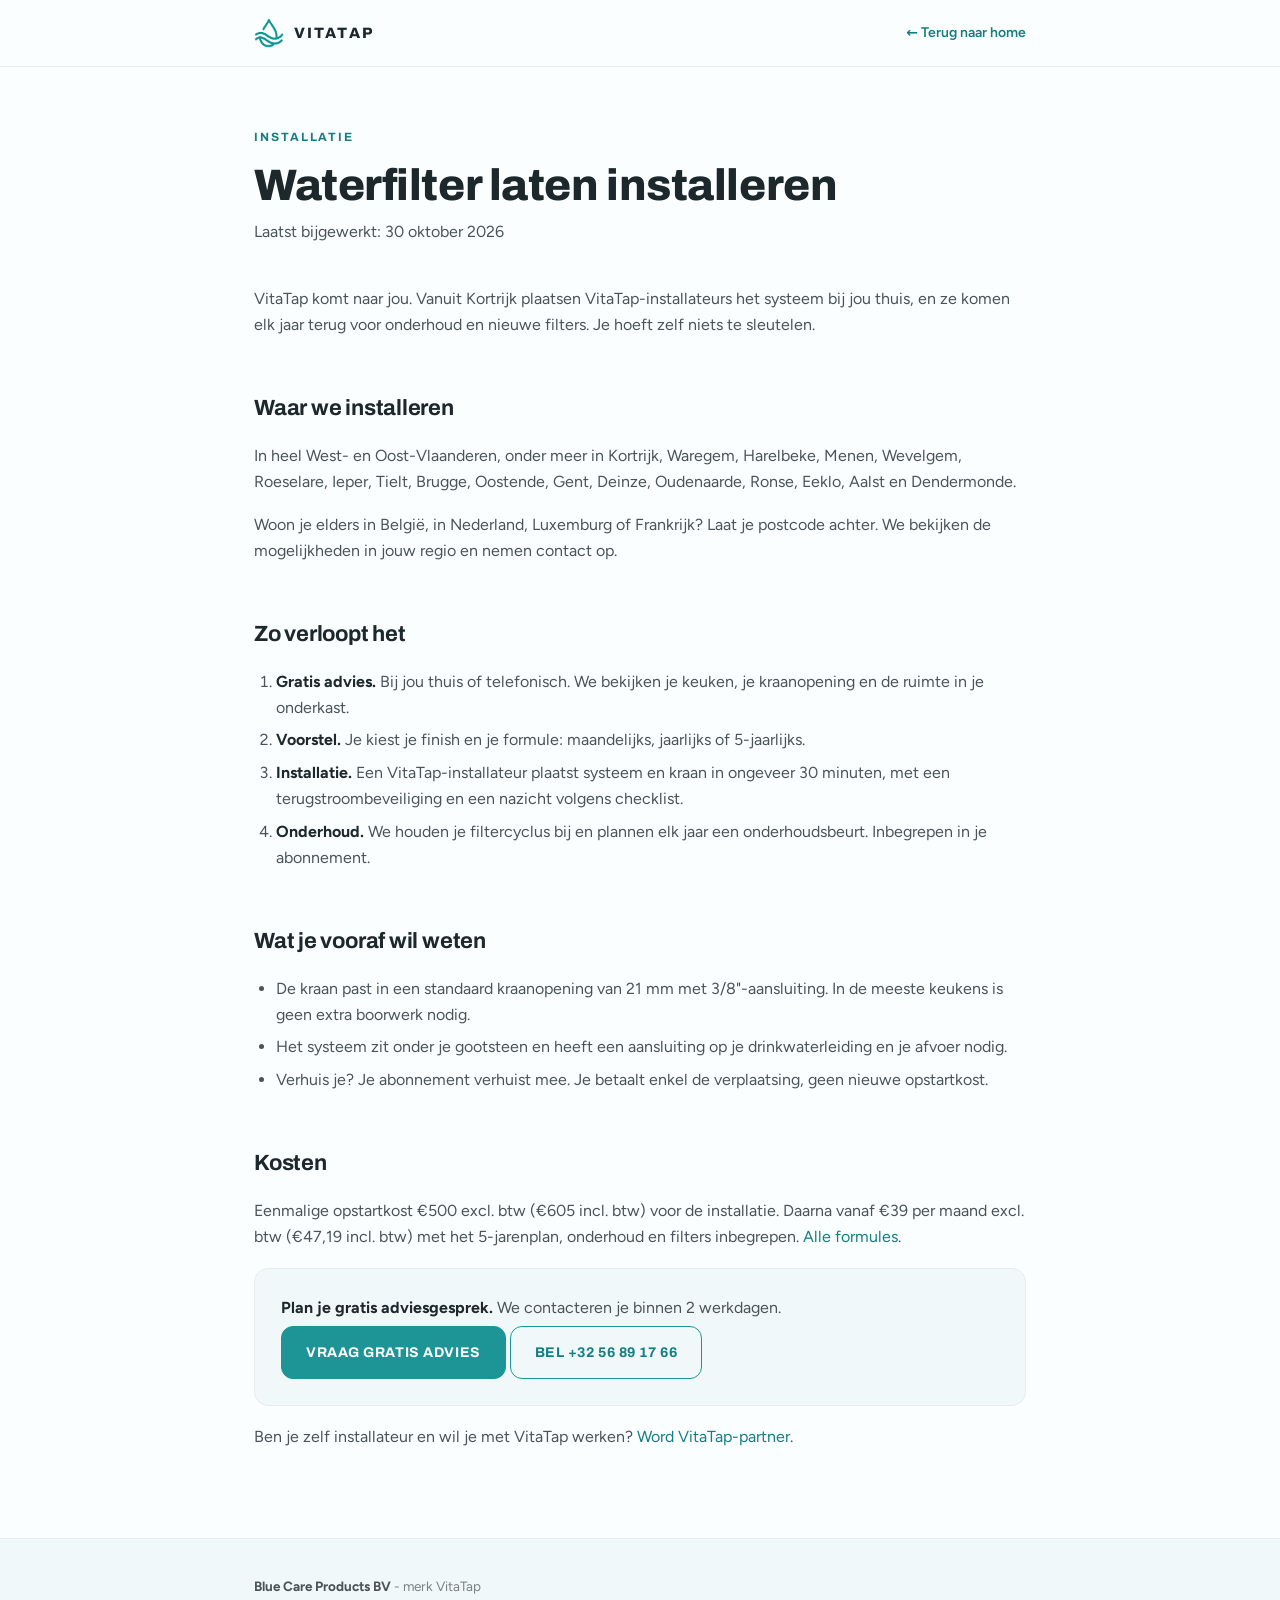
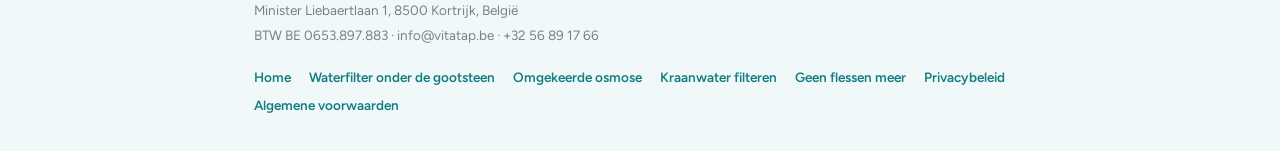
<file: waterfilter-installatie.html>
<!DOCTYPE html>
<html lang="nl">
<head>
<meta charset="UTF-8" />
<meta name="viewport" content="width=device-width, initial-scale=1.0" />
<title>Waterfilter laten installeren: Kortrijk, Gent, Brugge en verder · VitaTap</title>
<meta name="description" content="Een waterfilter onder de gootsteen laten plaatsen in West- en Oost-Vlaanderen en daarbuiten. VitaTap-installateurs vanuit Kortrijk: advies, plaatsing in ongeveer 30 minuten en jaarlijks onderhoud." />
<meta name="robots" content="index, follow" />
<link rel="canonical" href="https://vitatap.be/waterfilter-installatie.html" />
<link rel="icon" type="image/svg+xml" href="favicon.svg" />
<link rel="icon" type="image/png" href="assets/vitatap-mark.png" />
<meta name="theme-color" content="#16868a" />
<meta property="og:type" content="article" />
<meta property="og:site_name" content="VitaTap" />
<meta property="og:locale" content="nl_BE" />
<meta property="og:title" content="Waterfilter laten installeren · VitaTap" />
<meta property="og:url" content="https://vitatap.be/waterfilter-installatie.html" />
<meta property="og:image" content="https://vitatap.be/assets/og-image.png" />
<link rel="stylesheet" href="fonts.css" />
<link rel="stylesheet" href="legal.css" />
<!-- Privacy-friendly analytics by Plausible -->
<script async src="https://plausible.io/js/pa-g62G71NmbPldLQd7MsKFo.js"></script>
<script>
  window.plausible=window.plausible||function(){(plausible.q=plausible.q||[]).push(arguments)},plausible.init=plausible.init||function(i){plausible.o=i||{}};
  plausible.init()
</script>
</head>
<body>
<header class="legal-header">
  <div class="legal-wrap">
    <a class="legal-brand" href="/"><img src="assets/vitatap-mark.png" alt="VitaTap" /><b>VitaTap</b></a>
    <a class="legal-back" href="/">&larr; Terug naar home</a>
  </div>
</header>

<main class="legal-main">
  <div class="legal-wrap">
    <span class="legal-kicker">Installatie</span>
    <h1>Waterfilter laten installeren</h1>
    <p class="legal-updated">Laatst bijgewerkt: 30 oktober 2026</p>

    <p>VitaTap komt naar jou. Vanuit Kortrijk plaatsen VitaTap-installateurs het systeem bij jou thuis, en ze komen elk jaar terug voor onderhoud en nieuwe filters. Je hoeft zelf niets te sleutelen.</p>

    <h2>Waar we installeren</h2>
    <p>In heel West- en Oost-Vlaanderen, onder meer in Kortrijk, Waregem, Harelbeke, Menen, Wevelgem, Roeselare, Ieper, Tielt, Brugge, Oostende, Gent, Deinze, Oudenaarde, Ronse, Eeklo, Aalst en Dendermonde.</p>
    <p>Woon je elders in België, in Nederland, Luxemburg of Frankrijk? Laat je postcode achter. We bekijken de mogelijkheden in jouw regio en nemen contact op.</p>

    <h2>Zo verloopt het</h2>
    <ol>
      <li><strong>Gratis advies.</strong> Bij jou thuis of telefonisch. We bekijken je keuken, je kraanopening en de ruimte in je onderkast.</li>
      <li><strong>Voorstel.</strong> Je kiest je finish en je formule: maandelijks, jaarlijks of 5-jaarlijks.</li>
      <li><strong>Installatie.</strong> Een VitaTap-installateur plaatst systeem en kraan in ongeveer 30 minuten, met een terugstroombeveiliging en een nazicht volgens checklist.</li>
      <li><strong>Onderhoud.</strong> We houden je filtercyclus bij en plannen elk jaar een onderhoudsbeurt. Inbegrepen in je abonnement.</li>
    </ol>

    <h2>Wat je vooraf wil weten</h2>
    <ul>
      <li>De kraan past in een standaard kraanopening van 21 mm met 3/8"-aansluiting. In de meeste keukens is geen extra boorwerk nodig.</li>
      <li>Het systeem zit onder je gootsteen en heeft een aansluiting op je drinkwaterleiding en je afvoer nodig.</li>
      <li>Verhuis je? Je abonnement verhuist mee. Je betaalt enkel de verplaatsing, geen nieuwe opstartkost.</li>
    </ul>

    <h2>Kosten</h2>
    <p>Eenmalige opstartkost €500 excl. btw (€605 incl. btw) voor de installatie. Daarna vanaf €39 per maand excl. btw (€47,19 incl. btw) met het 5-jarenplan, onderhoud en filters inbegrepen. <a href="/#prijzen">Alle formules</a>.</p>

    <div class="legal-card">
      <p><strong>Plan je gratis adviesgesprek.</strong> We contacteren je binnen 2 werkdagen.</p>
      <p><a class="legal-cta" href="/#contact">Vraag gratis advies</a> <a class="legal-cta ghost" href="tel:+3256891766">Bel +32 56 89 17 66</a></p>
    </div>

    <p>Ben je zelf installateur en wil je met VitaTap werken? <a href="/#installateurs">Word VitaTap-partner</a>.</p>
  </div>
</main>

<footer class="legal-footer">
  <div class="legal-wrap">
    <div class="legal-id">
      <p><b>Blue Care Products BV</b> - merk VitaTap</p>
      <p>Minister Liebaertlaan 1, 8500 Kortrijk, België</p>
      <p>BTW BE 0653.897.883 &middot; info@vitatap.be &middot; +32 56 89 17 66</p>
    </div>
    <nav>
      <a href="/">Home</a>
      <a href="waterfilter-onder-de-gootsteen.html">Waterfilter onder de gootsteen</a>
      <a href="omgekeerde-osmose-keuken.html">Omgekeerde osmose</a>
      <a href="kraanwater-filteren.html">Kraanwater filteren</a>
      <a href="geen-flessen-meer.html">Geen flessen meer</a>
      <a href="privacy.html">Privacybeleid</a>
      <a href="voorwaarden.html">Algemene voorwaarden</a>
    </nav>
  </div>
</footer>
</body>
</html>
</file>
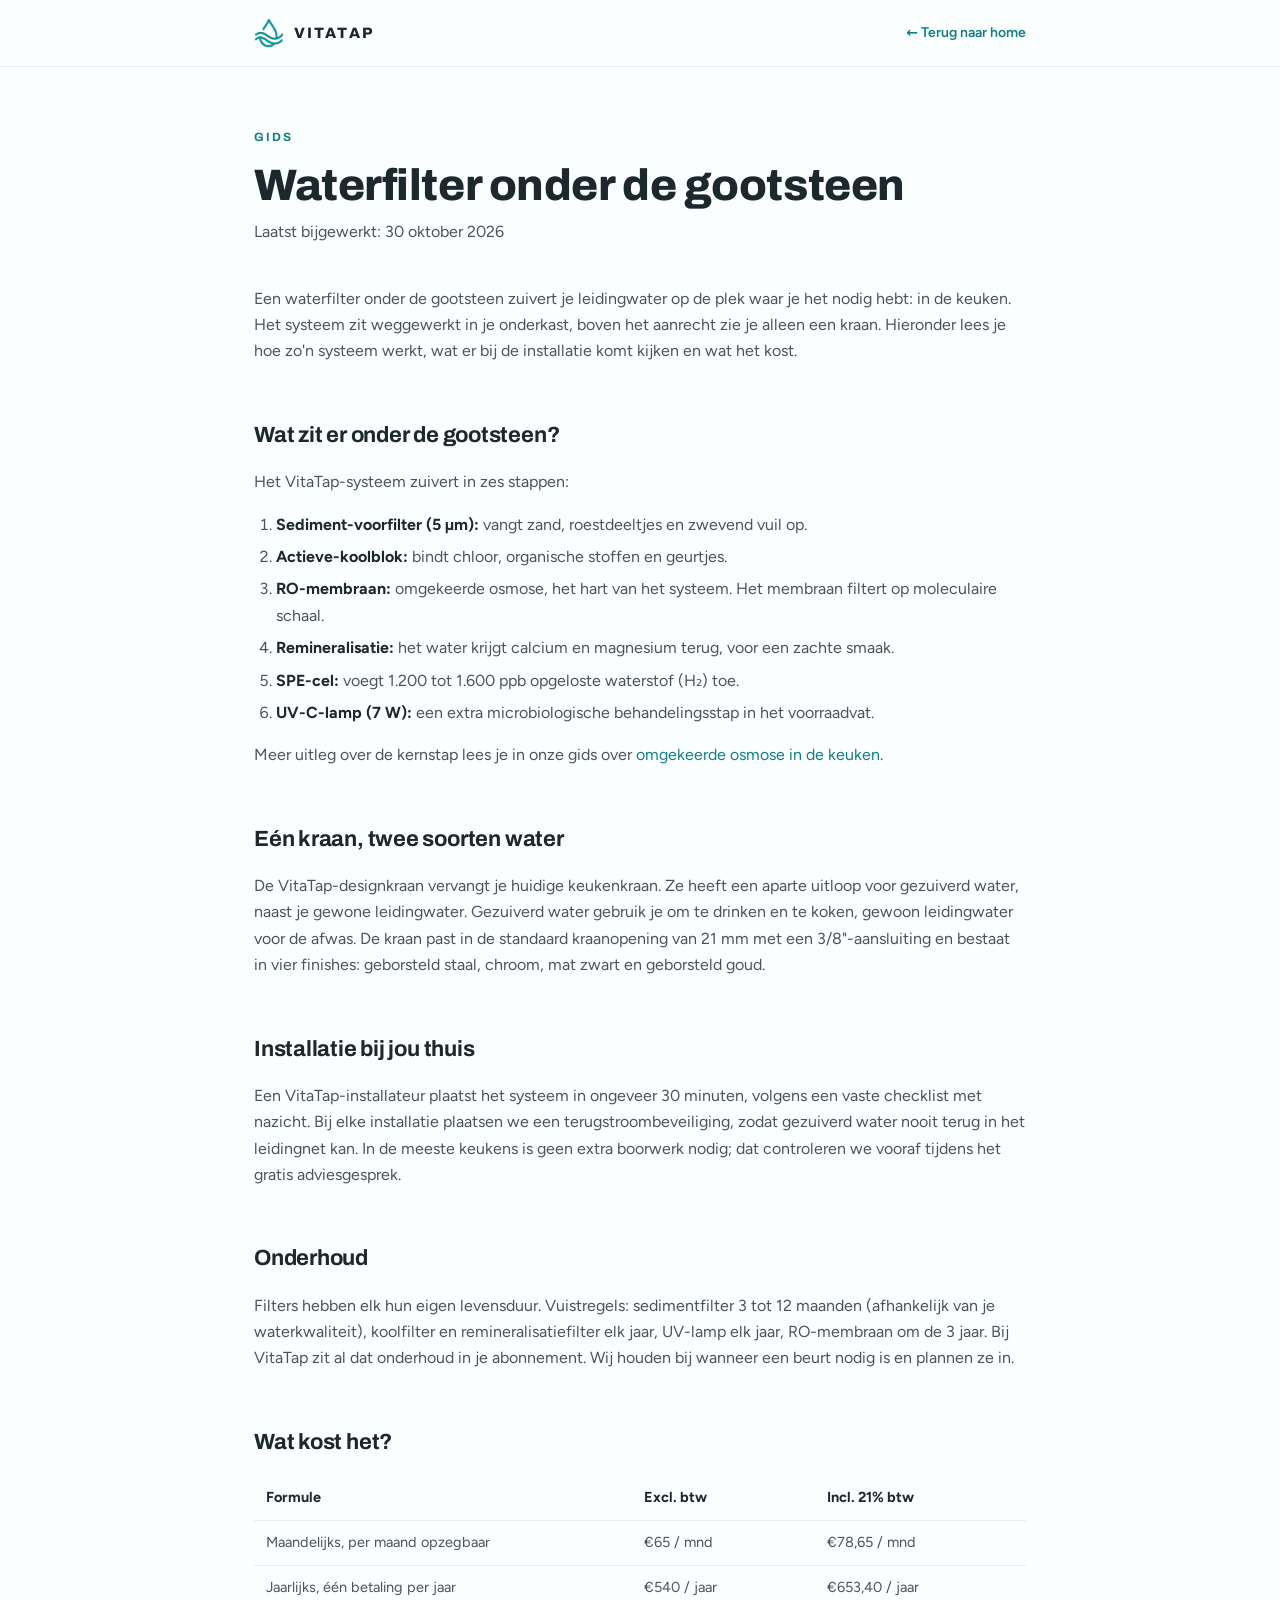
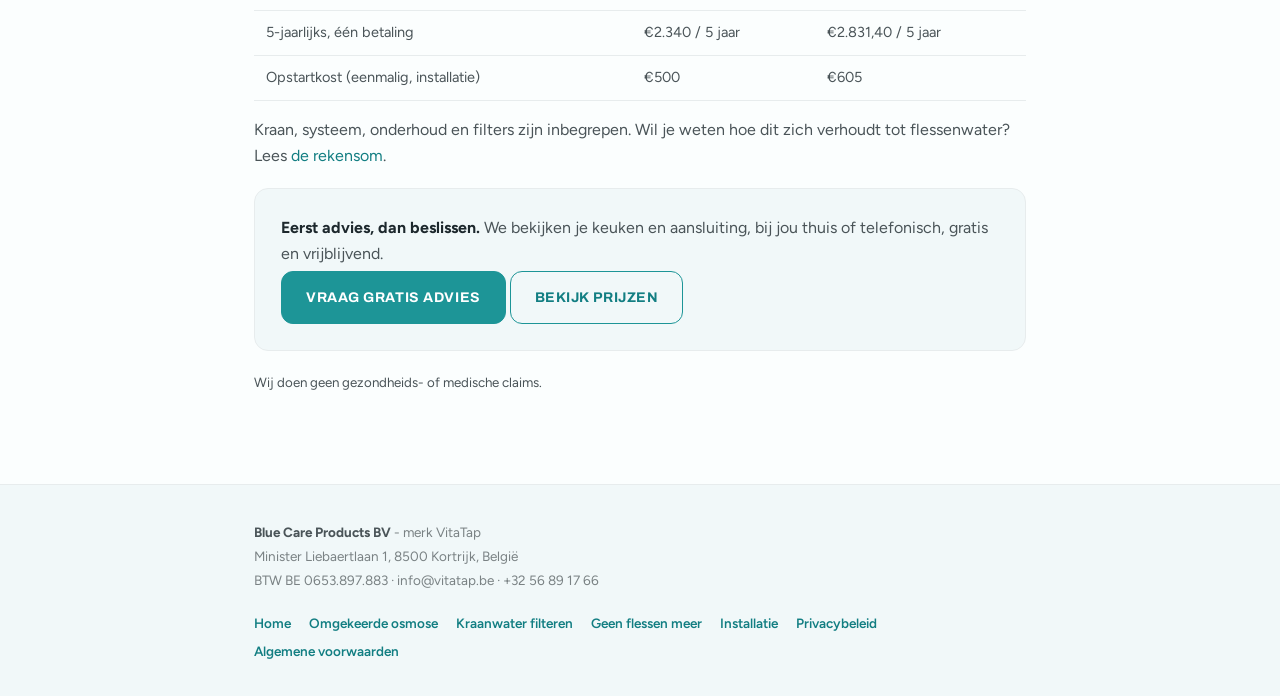
<file: waterfilter-onder-de-gootsteen.html>
<!DOCTYPE html>
<html lang="nl">
<head>
<meta charset="UTF-8" />
<meta name="viewport" content="width=device-width, initial-scale=1.0" />
<title>Waterfilter onder de gootsteen: werking, installatie en prijs · VitaTap</title>
<meta name="description" content="Hoe werkt een waterfilter onder de gootsteen? Zes zuiveringsstappen, een designkraan op je aanrecht, installatie bij jou thuis in ongeveer 30 minuten. Vanaf €39/mnd excl. btw (€47,19 incl.)." />
<meta name="robots" content="index, follow" />
<link rel="canonical" href="https://vitatap.be/waterfilter-onder-de-gootsteen.html" />
<link rel="icon" type="image/svg+xml" href="favicon.svg" />
<link rel="icon" type="image/png" href="assets/vitatap-mark.png" />
<meta name="theme-color" content="#16868a" />
<meta property="og:type" content="article" />
<meta property="og:site_name" content="VitaTap" />
<meta property="og:locale" content="nl_BE" />
<meta property="og:title" content="Waterfilter onder de gootsteen · VitaTap" />
<meta property="og:url" content="https://vitatap.be/waterfilter-onder-de-gootsteen.html" />
<meta property="og:image" content="https://vitatap.be/assets/og-image.png" />
<link rel="stylesheet" href="fonts.css" />
<link rel="stylesheet" href="legal.css" />
<!-- Privacy-friendly analytics by Plausible -->
<script async src="https://plausible.io/js/pa-g62G71NmbPldLQd7MsKFo.js"></script>
<script>
  window.plausible=window.plausible||function(){(plausible.q=plausible.q||[]).push(arguments)},plausible.init=plausible.init||function(i){plausible.o=i||{}};
  plausible.init()
</script>
</head>
<body>
<header class="legal-header">
  <div class="legal-wrap">
    <a class="legal-brand" href="/"><img src="assets/vitatap-mark.png" alt="VitaTap" /><b>VitaTap</b></a>
    <a class="legal-back" href="/">&larr; Terug naar home</a>
  </div>
</header>

<main class="legal-main">
  <div class="legal-wrap">
    <span class="legal-kicker">Gids</span>
    <h1>Waterfilter onder de gootsteen</h1>
    <p class="legal-updated">Laatst bijgewerkt: 30 oktober 2026</p>

    <p>Een waterfilter onder de gootsteen zuivert je leidingwater op de plek waar je het nodig hebt: in de keuken. Het systeem zit weggewerkt in je onderkast, boven het aanrecht zie je alleen een kraan. Hieronder lees je hoe zo'n systeem werkt, wat er bij de installatie komt kijken en wat het kost.</p>

    <h2>Wat zit er onder de gootsteen?</h2>
    <p>Het VitaTap-systeem zuivert in zes stappen:</p>
    <ol>
      <li><strong>Sediment-voorfilter (5 µm):</strong> vangt zand, roestdeeltjes en zwevend vuil op.</li>
      <li><strong>Actieve-koolblok:</strong> bindt chloor, organische stoffen en geurtjes.</li>
      <li><strong>RO-membraan:</strong> omgekeerde osmose, het hart van het systeem. Het membraan filtert op moleculaire schaal.</li>
      <li><strong>Remineralisatie:</strong> het water krijgt calcium en magnesium terug, voor een zachte smaak.</li>
      <li><strong>SPE-cel:</strong> voegt 1.200 tot 1.600 ppb opgeloste waterstof (H₂) toe.</li>
      <li><strong>UV-C-lamp (7 W):</strong> een extra microbiologische behandelingsstap in het voorraadvat.</li>
    </ol>
    <p>Meer uitleg over de kernstap lees je in onze gids over <a href="omgekeerde-osmose-keuken.html">omgekeerde osmose in de keuken</a>.</p>

    <h2>Eén kraan, twee soorten water</h2>
    <p>De VitaTap-designkraan vervangt je huidige keukenkraan. Ze heeft een aparte uitloop voor gezuiverd water, naast je gewone leidingwater. Gezuiverd water gebruik je om te drinken en te koken, gewoon leidingwater voor de afwas. De kraan past in de standaard kraanopening van 21 mm met een 3/8"-aansluiting en bestaat in vier finishes: geborsteld staal, chroom, mat zwart en geborsteld goud.</p>

    <h2>Installatie bij jou thuis</h2>
    <p>Een VitaTap-installateur plaatst het systeem in ongeveer 30 minuten, volgens een vaste checklist met nazicht. Bij elke installatie plaatsen we een terugstroombeveiliging, zodat gezuiverd water nooit terug in het leidingnet kan. In de meeste keukens is geen extra boorwerk nodig; dat controleren we vooraf tijdens het gratis adviesgesprek.</p>

    <h2>Onderhoud</h2>
    <p>Filters hebben elk hun eigen levensduur. Vuistregels: sedimentfilter 3 tot 12 maanden (afhankelijk van je waterkwaliteit), koolfilter en remineralisatiefilter elk jaar, UV-lamp elk jaar, RO-membraan om de 3 jaar. Bij VitaTap zit al dat onderhoud in je abonnement. Wij houden bij wanneer een beurt nodig is en plannen ze in.</p>

    <h2>Wat kost het?</h2>
    <table class="legal-table">
      <thead><tr><th>Formule</th><th>Excl. btw</th><th>Incl. 21% btw</th></tr></thead>
      <tbody>
        <tr><td>Maandelijks, per maand opzegbaar</td><td>€65 / mnd</td><td>€78,65 / mnd</td></tr>
        <tr><td>Jaarlijks, één betaling per jaar</td><td>€540 / jaar</td><td>€653,40 / jaar</td></tr>
        <tr><td>5-jaarlijks, één betaling</td><td>€2.340 / 5 jaar</td><td>€2.831,40 / 5 jaar</td></tr>
        <tr><td>Opstartkost (eenmalig, installatie)</td><td>€500</td><td>€605</td></tr>
      </tbody>
    </table>
    <p>Kraan, systeem, onderhoud en filters zijn inbegrepen. Wil je weten hoe dit zich verhoudt tot flessenwater? Lees <a href="geen-flessen-meer.html">de rekensom</a>.</p>

    <div class="legal-card">
      <p><strong>Eerst advies, dan beslissen.</strong> We bekijken je keuken en aansluiting, bij jou thuis of telefonisch, gratis en vrijblijvend.</p>
      <p><a class="legal-cta" href="/#contact">Vraag gratis advies</a> <a class="legal-cta ghost" href="/#prijzen">Bekijk prijzen</a></p>
    </div>

    <p><small>Wij doen geen gezondheids- of medische claims.</small></p>
  </div>
</main>

<footer class="legal-footer">
  <div class="legal-wrap">
    <div class="legal-id">
      <p><b>Blue Care Products BV</b> - merk VitaTap</p>
      <p>Minister Liebaertlaan 1, 8500 Kortrijk, België</p>
      <p>BTW BE 0653.897.883 &middot; info@vitatap.be &middot; +32 56 89 17 66</p>
    </div>
    <nav>
      <a href="/">Home</a>
      <a href="omgekeerde-osmose-keuken.html">Omgekeerde osmose</a>
      <a href="kraanwater-filteren.html">Kraanwater filteren</a>
      <a href="geen-flessen-meer.html">Geen flessen meer</a>
      <a href="waterfilter-installatie.html">Installatie</a>
      <a href="privacy.html">Privacybeleid</a>
      <a href="voorwaarden.html">Algemene voorwaarden</a>
    </nav>
  </div>
</footer>
</body>
</html>
</file>
<file: fonts.css>
/* Self-hosted fonts (latin subset) - generated, do not edit by hand */
@font-face{font-family:'Archivo';font-style:normal;font-weight:400;font-display:swap;src:url(fonts/archivo-400.woff2) format('woff2');unicode-range:U+0000-00FF, U+0131, U+0152-0153, U+02BB-02BC, U+02C6, U+02DA, U+02DC, U+0304, U+0308, U+0329, U+2000-206F, U+20AC, U+2122, U+2191, U+2193, U+2212, U+2215, U+FEFF, U+FFFD;}
@font-face{font-family:'Archivo';font-style:normal;font-weight:500;font-display:swap;src:url(fonts/archivo-500.woff2) format('woff2');unicode-range:U+0000-00FF, U+0131, U+0152-0153, U+02BB-02BC, U+02C6, U+02DA, U+02DC, U+0304, U+0308, U+0329, U+2000-206F, U+20AC, U+2122, U+2191, U+2193, U+2212, U+2215, U+FEFF, U+FFFD;}
@font-face{font-family:'Archivo';font-style:normal;font-weight:600;font-display:swap;src:url(fonts/archivo-600.woff2) format('woff2');unicode-range:U+0000-00FF, U+0131, U+0152-0153, U+02BB-02BC, U+02C6, U+02DA, U+02DC, U+0304, U+0308, U+0329, U+2000-206F, U+20AC, U+2122, U+2191, U+2193, U+2212, U+2215, U+FEFF, U+FFFD;}
@font-face{font-family:'Archivo';font-style:normal;font-weight:700;font-display:swap;src:url(fonts/archivo-700.woff2) format('woff2');unicode-range:U+0000-00FF, U+0131, U+0152-0153, U+02BB-02BC, U+02C6, U+02DA, U+02DC, U+0304, U+0308, U+0329, U+2000-206F, U+20AC, U+2122, U+2191, U+2193, U+2212, U+2215, U+FEFF, U+FFFD;}
@font-face{font-family:'Archivo';font-style:normal;font-weight:800;font-display:swap;src:url(fonts/archivo-800.woff2) format('woff2');unicode-range:U+0000-00FF, U+0131, U+0152-0153, U+02BB-02BC, U+02C6, U+02DA, U+02DC, U+0304, U+0308, U+0329, U+2000-206F, U+20AC, U+2122, U+2191, U+2193, U+2212, U+2215, U+FEFF, U+FFFD;}
@font-face{font-family:'Figtree';font-style:normal;font-weight:400;font-display:swap;src:url(fonts/figtree-400.woff2) format('woff2');unicode-range:U+0000-00FF, U+0131, U+0152-0153, U+02BB-02BC, U+02C6, U+02DA, U+02DC, U+0304, U+0308, U+0329, U+2000-206F, U+20AC, U+2122, U+2191, U+2193, U+2212, U+2215, U+FEFF, U+FFFD;}
@font-face{font-family:'Figtree';font-style:normal;font-weight:500;font-display:swap;src:url(fonts/figtree-500.woff2) format('woff2');unicode-range:U+0000-00FF, U+0131, U+0152-0153, U+02BB-02BC, U+02C6, U+02DA, U+02DC, U+0304, U+0308, U+0329, U+2000-206F, U+20AC, U+2122, U+2191, U+2193, U+2212, U+2215, U+FEFF, U+FFFD;}
@font-face{font-family:'Figtree';font-style:normal;font-weight:600;font-display:swap;src:url(fonts/figtree-600.woff2) format('woff2');unicode-range:U+0000-00FF, U+0131, U+0152-0153, U+02BB-02BC, U+02C6, U+02DA, U+02DC, U+0304, U+0308, U+0329, U+2000-206F, U+20AC, U+2122, U+2191, U+2193, U+2212, U+2215, U+FEFF, U+FFFD;}
@font-face{font-family:'Figtree';font-style:normal;font-weight:700;font-display:swap;src:url(fonts/figtree-700.woff2) format('woff2');unicode-range:U+0000-00FF, U+0131, U+0152-0153, U+02BB-02BC, U+02C6, U+02DA, U+02DC, U+0304, U+0308, U+0329, U+2000-206F, U+20AC, U+2122, U+2191, U+2193, U+2212, U+2215, U+FEFF, U+FFFD;}
@font-face{font-family:'JetBrains Mono';font-style:normal;font-weight:400;font-display:swap;src:url(fonts/jetbrains-mono-400.woff2) format('woff2');unicode-range:U+0000-00FF, U+0131, U+0152-0153, U+02BB-02BC, U+02C6, U+02DA, U+02DC, U+0304, U+0308, U+0329, U+2000-206F, U+20AC, U+2122, U+2191, U+2193, U+2212, U+2215, U+FEFF, U+FFFD;}
@font-face{font-family:'JetBrains Mono';font-style:normal;font-weight:500;font-display:swap;src:url(fonts/jetbrains-mono-500.woff2) format('woff2');unicode-range:U+0000-00FF, U+0131, U+0152-0153, U+02BB-02BC, U+02C6, U+02DA, U+02DC, U+0304, U+0308, U+0329, U+2000-206F, U+20AC, U+2122, U+2191, U+2193, U+2212, U+2215, U+FEFF, U+FFFD;}
@font-face{font-family:'Raleway';font-style:normal;font-weight:700;font-display:swap;src:url(fonts/raleway-700.woff2) format('woff2');unicode-range:U+0000-00FF, U+0131, U+0152-0153, U+02BB-02BC, U+02C6, U+02DA, U+02DC, U+0304, U+0308, U+0329, U+2000-206F, U+20AC, U+2122, U+2191, U+2193, U+2212, U+2215, U+FEFF, U+FFFD;}
@font-face{font-family:'Raleway';font-style:normal;font-weight:800;font-display:swap;src:url(fonts/raleway-800.woff2) format('woff2');unicode-range:U+0000-00FF, U+0131, U+0152-0153, U+02BB-02BC, U+02C6, U+02DA, U+02DC, U+0304, U+0308, U+0329, U+2000-206F, U+20AC, U+2122, U+2191, U+2193, U+2212, U+2215, U+FEFF, U+FFFD;}
</file>
<file: styles.css>
/* ============================================================
   VITATAP — De Wellness Utility
   Design system + sections
   ============================================================ */

/* ---- Palette (set by JS from tweak; these are defaults) ---- */
:root{
  --teal-950: #074046;
  --teal-900: #06555b;
  --teal-800: #08686d;
  --teal-700: #127e82;
  --teal-600: #1d9597;
  --teal-500: #33acac;
  --teal-400: #67c3c0;
  --teal-300: #a0dbd8;
  --teal-100: #dff3f3;
  --teal-50:  #eef9f9;

  --gold:     #d1b377;
  --gold-deep:#b08b55;

  /* gradient stops used across immersive bands */
  --grad-a: var(--teal-900);
  --grad-b: var(--teal-700);
  --grad-c: var(--teal-500);

  /* neutrals (cool-leaning) */
  --ink:       #1d282d;
  --ink-soft:  #4a5458;
  --ink-faint: #7a8284;
  --line:      #d8dfe1;
  --line-soft: #e7eced;
  --paper:     #fbfefe;
  --paper-2:   #f1f8f9;
  --paper-3:   #e7f3f3;
  --titanium:  #B0B3B5;

  /* type */
  --font-display: 'Archivo', system-ui, sans-serif;
  --font-body: 'Figtree', system-ui, sans-serif;
  --font-mono: 'JetBrains Mono', ui-monospace, monospace;

  /* spacing (density-tweakable) */
  --section-pad: 132px;
  --gutter: clamp(20px, 5vw, 80px);
  --maxw: 1280px;
  --radius: 20px;
  --radius-sm: 12px;

  --shadow-card: 0 1px 2px rgba(12,40,46,.04), 0 18px 44px -20px rgba(12,40,46,.20);
  --shadow-soft: 0 1px 2px rgba(12,40,46,.05), 0 10px 30px -18px rgba(12,40,46,.22);
  --shadow-pop: 0 30px 80px -32px rgba(11,52,58,.48);
}

*{ box-sizing: border-box; }
html{ scroll-behavior: smooth; -webkit-text-size-adjust: 100%; }
section[id], [id]{ scroll-margin-top: 100px; }
:focus-visible{ outline: 2.5px solid var(--teal-600); outline-offset: 3px; border-radius: 4px; }
.skip-link{ position: absolute; left: 12px; top: -60px; z-index: 200; background: var(--teal-700); color:#fff;
  padding: 10px 16px; border-radius: 0 0 10px 10px; font-family: var(--font-display); font-weight: 700;
  text-transform: uppercase; letter-spacing: .04em; font-size: 13px; transition: top .2s ease; }
.skip-link:focus{ top: 0; }
.hero :focus-visible, .locator :focus-visible, .cta-band :focus-visible{ outline-color: #fff; }
body{
  margin: 0;
  font-family: var(--font-body);
  color: var(--ink);
  background: var(--paper);
  font-size: 17px;
  line-height: 1.6;
  -webkit-font-smoothing: antialiased;
  text-rendering: optimizeLegibility;
}
img{ max-width: 100%; display: block; }
a{ color: inherit; text-decoration: none; }
button{ font-family: inherit; cursor: pointer; }
::selection{ background: var(--teal-500); color: #fff; }

/* ---- type primitives ---- */
.display{
  font-family: var(--font-display);
  font-weight: 800;
  text-transform: uppercase;
  line-height: 0.96;
  letter-spacing: -0.005em;
  margin: 0;
}
.eyebrow{
  font-family: var(--font-mono);
  font-size: 12.5px;
  font-weight: 500;
  letter-spacing: 0.12em;
  text-transform: uppercase;
  color: var(--teal-700);
  display: inline-flex;
  align-items: center;
  gap: 10px;
  margin: 0;
}
.eyebrow::before{
  content: "";
  width: 22px; height: 1.5px;
  background: var(--teal-500);
  display: inline-block;
}
.eyebrow.on-dark{ color: var(--teal-200, #aae5e2); }
.eyebrow.on-dark::before{ background: rgba(255,255,255,.55); }

.lead{
  font-size: clamp(17px, 1.3vw, 19.5px);
  color: var(--ink-soft);
  line-height: 1.62;
  max-width: 56ch;
}
.mono{ font-family: var(--font-mono); }

/* ---- layout helpers ---- */
.wrap{ width: min(100% - calc(var(--gutter) * 2), var(--maxw)); margin-inline: auto; }
.section{ padding-block: var(--section-pad); position: relative; overflow: clip; }
.section.tight{ padding-block: calc(var(--section-pad) * 0.7); }
.bg-paper{ background: var(--paper); }
.bg-paper2{ background: var(--paper-2); }
.bg-paper3{ background: var(--paper-3); }
.sec-head{ max-width: 760px; }
.sec-head .display{ font-size: clamp(34px, 4.4vw, 58px); margin-top: 18px; color: var(--ink); }
.sec-head .lead{ margin-top: 20px; }

/* watermark drop */
.watermark{
  position: absolute; pointer-events: none; z-index: 0;
  color: var(--teal-500); opacity: 0.05;
}
.section > .wrap{ position: relative; z-index: 1; }

/* ---- buttons ---- */
.btn{
  --bg: var(--teal-700);
  font-family: var(--font-display);
  font-weight: 700;
  text-transform: uppercase;
  letter-spacing: 0.06em;
  font-size: 13.5px;
  display: inline-flex; align-items: center; gap: 10px;
  padding: 16px 26px;
  border-radius: 999px;
  border: 1.5px solid transparent;
  transition: transform .18s ease, box-shadow .25s ease, background .2s ease, color .2s ease, border-color .2s ease;
  white-space: nowrap;
}
.btn:hover{ transform: translateY(-2px); }
.btn:active{ transform: translateY(0); }
.btn-primary{
  background: linear-gradient(120deg, var(--teal-600), var(--teal-500));
  color: #fff;
  box-shadow: 0 14px 30px -14px rgba(20,120,120,.7);
}
.btn-primary:hover{ box-shadow: 0 20px 40px -14px rgba(20,120,120,.85); }
.btn-ghost{
  background: transparent;
  color: var(--teal-800);
  border-color: var(--line);
}
.btn-ghost:hover{ border-color: var(--teal-500); color: var(--teal-700); }
/* ghost buttons on dark/photo bands need white text */
.hero .btn-ghost, .cta-band .btn-ghost{ color: #fff; border-color: rgba(255,255,255,.45); }
.hero .btn-ghost:hover, .cta-band .btn-ghost:hover{ color: #fff; border-color: #fff; background: rgba(255,255,255,.08); }
.btn .arr{ transition: transform .2s ease; }
.btn:hover .arr{ transform: translateX(4px); }

/* on dark */
.on-dark .btn-primary, .btn-primary.solid-white{
  background: rgba(255,255,255,.14);
  border-color: rgba(255,255,255,.28);
  -webkit-backdrop-filter: blur(6px); backdrop-filter: blur(6px);
  box-shadow: none;
}
.on-dark .btn-ghost{ color: #fff; border-color: rgba(255,255,255,.4); }
.on-dark .btn-ghost:hover{ border-color: #fff; background: rgba(255,255,255,.06); }

/* ============================================================
   HEADER
   ============================================================ */
.site-header{
  position: sticky; top: 0; z-index: 50;
  background: linear-gradient(180deg, var(--teal-100), #f6fbfb);
  border-bottom: 1px solid var(--line-soft);
  transition: box-shadow .3s ease, background .3s ease;
}
.site-header.scrolled{
  background: rgba(255,255,255,.86);
  -webkit-backdrop-filter: saturate(1.4) blur(12px); backdrop-filter: saturate(1.4) blur(12px);
  box-shadow: 0 10px 30px -22px rgba(12,40,46,.5);
}
.header-inner{
  height: 84px;
  display: flex; align-items: center; justify-content: space-between;
  gap: 24px;
}
.brand{ display: flex; align-items: center; gap: 12px; }
.brand .logo{ height: 40px; width: auto; flex: none; }
.brand .wordmark{
  font-family: var(--font-wordmark, var(--font-display)); font-weight: var(--wm-weight, 800); text-transform: uppercase;
  letter-spacing: var(--wm-track, 0.16em); font-size: var(--wm-size, 16px); color: var(--ink);
  line-height: 1;
}
.nav{ display: flex; align-items: center; gap: 30px; }
.nav a{
  font-family: var(--font-display); font-weight: 600; text-transform: uppercase;
  letter-spacing: 0.10em; font-size: 12.5px; color: var(--ink-soft);
  transition: color .18s ease; position: relative; padding-block: 6px;
}
.nav a::after{
  content:""; position:absolute; left:0; bottom:0; height:1.5px; width:0;
  background: var(--teal-600); transition: width .2s ease;
}
.nav a:hover{ color: var(--teal-800); }
.nav a:hover::after{ width: 100%; }
.header-cta{
  background: #fff; color: var(--teal-800);
  border: 1px solid var(--line);
  box-shadow: var(--shadow-soft);
}
.header-cta:hover{ color: var(--teal-700); border-color: var(--teal-400); }
.menu-btn{ display:none; background:none; border:none; padding:8px; color: var(--ink); }
.mobile-menu{ display:none; }
@media (max-width: 1080px){
  .nav, .header-cta{ display: none; }
  .menu-btn{ display: inline-flex; }
  .site-header{ position: sticky; }
  .mobile-menu{
    display: block; position: fixed; left: 0; right: 0; top: 84px; z-index: 49;
    background: #fff; border-top: 1px solid var(--line-soft);
    box-shadow: 0 22px 40px -20px rgba(12,40,46,.45);
    transition: opacity .24s ease, transform .26s ease, visibility .24s;
    padding-bottom: 8px;
  }
  .site-header.menu-open{ background: #fff; box-shadow: 0 10px 30px -22px rgba(12,40,46,.5); }
  .mobile-menu nav{ display:flex; flex-direction: column; padding: 8px var(--gutter) 0; }
  .mobile-menu nav a{
    font-family: var(--font-display); font-weight: 600; text-transform: uppercase; letter-spacing: .08em;
    font-size: 15px; color: var(--ink); padding: 16px 0; border-bottom: 1px solid var(--line-soft);
  }
  .mobile-menu nav a:last-child{ border-bottom: none; }
  .mobile-menu .btn{ margin: 18px var(--gutter) 22px; justify-content: center; display: flex; }
}

/* ============================================================
   HERO
   ============================================================ */
.hero{
  background:
    radial-gradient(120% 120% at 12% 8%, var(--grad-a) 0%, transparent 55%),
    radial-gradient(130% 130% at 88% 96%, var(--grad-c) 0%, transparent 52%),
    linear-gradient(150deg, var(--grad-a) 0%, var(--grad-b) 48%, var(--grad-c) 100%);
  color: #fff;
  position: relative; overflow: clip;
}
.hero::after{
  content:""; position:absolute; inset:0; pointer-events:none;
  background: radial-gradient(80% 60% at 78% 70%, rgba(255,255,255,.10), transparent 60%);
}
.hero-grid{
  display: grid; grid-template-columns: 1.05fr 0.95fr; gap: clamp(32px, 5vw, 76px);
  align-items: center;
  padding-block: clamp(64px, 8vw, 104px);
}
.hero-eyebrow{
  font-family: var(--font-mono); font-size: 12.5px; letter-spacing: 0.14em;
  text-transform: uppercase; color: rgba(255,255,255,.82);
  display: inline-flex; align-items: center; gap: 12px; margin: 0 0 26px;
}
.hero-eyebrow .dot{ width:8px; height:8px; border-radius:50%; background: var(--teal-300);
  box-shadow: 0 0 0 4px rgba(255,255,255,.14); animation: pulse 2.4s ease-in-out infinite; }
@keyframes pulse{ 50%{ box-shadow: 0 0 0 8px rgba(255,255,255,0); } }
.hero h1{
  font-size: clamp(44px, 6.4vw, 92px);
  letter-spacing: 0.005em;
  text-shadow: 0 2px 30px rgba(0,40,44,.18);
}
.hero h1 .accent{ color: var(--teal-300); }
.hero-sub{
  margin-top: 26px; max-width: 50ch;
  font-size: clamp(16.5px, 1.35vw, 19px);
  line-height: 1.62; color: rgba(255,255,255,.9);
}
.hero-stats{ display: flex; flex-wrap: wrap; gap: 14px; margin-top: 36px; }
.stat-chip{
  background: rgba(255,255,255,.10);
  border: 1px solid rgba(255,255,255,.22);
  border-radius: 14px;
  padding: 16px 20px 14px;
  -webkit-backdrop-filter: blur(8px); backdrop-filter: blur(8px);
  min-width: 150px;
}
.stat-chip .val{ font-family: var(--font-display); font-weight: 800; font-size: 21px; letter-spacing: 0.01em; }
.stat-chip .cap{ font-family: var(--font-mono); font-size: 11px; letter-spacing: 0.04em;
  color: rgba(255,255,255,.78); margin-top: 5px; text-transform: uppercase; }
.hero-actions{ display: flex; flex-wrap: wrap; gap: 14px; margin-top: 38px; }
.hero-fine{ margin-top: 26px; font-size: 13px; color: rgba(255,255,255,.66); font-family: var(--font-mono); letter-spacing: 0.02em; }

.hero-media{ position: relative; }
.hero-card{
  background: #fff; border-radius: 22px; padding: 14px;
  box-shadow: var(--shadow-pop);
  position: relative;
}
.hero-card .frame{ display:block; width:100%; aspect-ratio: 4/4.9; border-radius: 14px; overflow:hidden; background: var(--paper-2); }
.hero-card .frame img{ width:100%; height:100%; object-fit: cover; display:block; }
.hero-badge{
  position: absolute; left: -22px; bottom: 30px;
  background: #fff; border-radius: 16px; padding: 14px 18px;
  box-shadow: var(--shadow-card); display:flex; align-items:center; gap: 12px;
}
.hero-badge .ico{ width: 38px; height: 38px; border-radius: 10px; display:grid; place-items:center;
  background: var(--teal-100); color: var(--teal-700); flex:none; }
.hero-badge .t{ font-family: var(--font-display); font-weight: 700; font-size: 14px; text-transform: uppercase; letter-spacing: .04em; color: var(--ink); }
.hero-badge .s{ font-size: 12px; color: var(--ink-soft); }
.hero-finish-tag{
  position:absolute; top: 26px; right: 26px;
  background: rgba(13,60,64,.6); color:#fff; -webkit-backdrop-filter: blur(6px); backdrop-filter: blur(6px);
  font-family: var(--font-mono); font-size: 11px; letter-spacing:.08em; text-transform:uppercase;
  padding: 7px 12px; border-radius: 999px; border:1px solid rgba(255,255,255,.25);
}

@media (max-width: 940px){
  .hero-grid{ grid-template-columns: 1fr; gap: 44px; }
  .hero-media{ max-width: 460px; }
}

/* ============================================================
   MARQUEE / TRUST STRIP
   ============================================================ */
.trust{
  background: var(--teal-950); color: rgba(255,255,255,.85);
  border-block: 1px solid rgba(255,255,255,.08);
}
.trust .wrap{ display:flex; align-items:center; gap: 40px; flex-wrap: wrap; justify-content: space-between;
  padding-block: 26px; }
.trust .label{ font-family: var(--font-mono); font-size: 11.5px; letter-spacing:.16em; text-transform:uppercase; color: var(--teal-300); }
.trust .items{ display:flex; gap: 34px; flex-wrap: wrap; }
.trust .items b{ font-family: var(--font-display); text-transform: uppercase; letter-spacing: .04em; font-size: 14px; color:#fff; }
.trust .items span{ display:flex; align-items:center; gap:9px; font-size: 13.5px; }
.trust .items .d{ width:6px; height:6px; border-radius:50%; background: var(--teal-400); }

/* ============================================================
   6-STEP INFOGRAPHIC
   ============================================================ */
.steps-layout{ display:grid; grid-template-columns: 0.9fr 1.1fr; gap: clamp(40px, 5vw, 80px); margin-top: 64px; align-items: start; }
.steps-sticky{ position: sticky; top: 120px; }
.flow-visual{
  background: linear-gradient(160deg, var(--teal-900), var(--teal-600));
  border-radius: 24px; padding: 30px; color:#fff; box-shadow: var(--shadow-pop);
  position: relative; overflow: hidden;
}
.flow-visual .ring{ position:absolute; inset:auto -60px -80px auto; width: 240px; height:240px; border-radius:50%;
  background: radial-gradient(circle, rgba(255,255,255,.16), transparent 70%); }
.flow-pill{ font-family: var(--font-mono); font-size:11px; letter-spacing:.12em; text-transform:uppercase;
  color: rgba(255,255,255,.8); border:1px solid rgba(255,255,255,.25); border-radius:999px; padding:6px 12px; display:inline-block; }
.flow-num{ font-family: var(--font-display); font-weight:800; font-size: clamp(64px, 9vw, 104px); line-height:1; margin: 22px 0 6px; }
.flow-head{ display:flex; align-items:flex-end; justify-content:space-between; gap:16px; margin: 22px 0 6px; }
.flow-head .flow-num{ margin: 0; }
.flow-art{ width: 150px; height: 110px; flex:none; color: rgba(255,255,255,.92); animation: artIn .45s ease both; }
.flow-art svg{ width:100%; height:100%; display:block; }
@keyframes artIn{ from{ opacity:0; transform: translateY(8px) scale(.97); } }
@media (prefers-reduced-motion: reduce){ .flow-art{ animation:none; } }
.flow-name{ font-family: var(--font-display); font-weight:800; text-transform:uppercase; font-size: 26px; letter-spacing:.01em; }
.flow-desc{ margin-top: 14px; color: rgba(255,255,255,.86); font-size: 15.5px; line-height:1.55; min-height: 72px; }
.flow-meter{ margin-top: 22px; }
.flow-meter .bar{ height: 8px; border-radius: 999px; background: rgba(255,255,255,.18); overflow:hidden; }
.flow-meter .fill{ height:100%; background: linear-gradient(90deg, var(--teal-300), #fff); border-radius:999px; transition: width .6s cubic-bezier(.4,0,.2,1); }
.flow-meter .lab{ display:flex; justify-content:space-between; font-family:var(--font-mono); font-size:11px; letter-spacing:.06em; color:rgba(255,255,255,.75); margin-top:8px; text-transform:uppercase; }

.step-list{ display:flex; flex-direction: column; gap: 12px; }
.step-item{
  border: 1px solid var(--line); border-radius: var(--radius-sm);
  padding: 20px 22px; background: #fff; cursor: pointer;
  display: grid; grid-template-columns: 46px 1fr auto; gap: 18px; align-items: center;
  transition: border-color .2s ease, box-shadow .25s ease, transform .2s ease, background .2s ease;
}
.step-item:hover{ border-color: var(--teal-400); transform: translateX(4px); }
.step-item.active{ border-color: var(--teal-500); box-shadow: var(--shadow-soft); background: var(--teal-50); }
.step-item .idx{
  width:46px; height:46px; border-radius: 12px; display:grid; place-items:center; flex:none;
  font-family: var(--font-display); font-weight:800; font-size: 18px;
  background: var(--teal-100); color: var(--teal-800); transition: background .2s, color .2s;
}
.step-item.active .idx{ background: var(--teal-600); color:#fff; }
.step-item .st-name{ display:block; font-family: var(--font-display); font-weight:700; text-transform:uppercase; letter-spacing:.02em; font-size: 16px; color: var(--ink); }
.step-item .st-sub{ display:block; font-size: 13.5px; color: var(--ink-soft); margin-top: 3px; }
.step-item .st-tag{ font-family: var(--font-mono); font-size: 11px; letter-spacing:.05em; color: var(--teal-700);
  background: var(--teal-50); border:1px solid var(--teal-100); padding: 5px 9px; border-radius: 8px; white-space:nowrap; }

@media (max-width: 900px){
  .steps-layout{ grid-template-columns: 1fr; }
  .steps-sticky{ position: static; }
}

/* ============================================================
   WETENSCHAP (science)
   ============================================================ */
.sci-grid{ display:grid; grid-template-columns: repeat(3, 1fr); gap: 22px; margin-top: 60px; }
.sci-card{
  background:#fff; border:1px solid var(--line); border-radius: var(--radius);
  padding: 30px; box-shadow: var(--shadow-soft); position: relative; overflow:hidden;
}
.sci-card .ico{ width:52px; height:52px; border-radius: 14px; display:grid; place-items:center;
  background: linear-gradient(150deg, var(--teal-100), var(--teal-50)); color: var(--teal-700); margin-bottom: 22px; }
.sci-card h3{ font-family: var(--font-display); font-weight:800; text-transform:uppercase; font-size: 19px; letter-spacing:.01em; margin:0 0 10px; color: var(--ink); }
.sci-card p{ margin:0; color: var(--ink-soft); font-size: 15px; line-height: 1.6; }
.sci-metric{ margin-top: 20px; padding-top: 18px; border-top: 1px solid var(--line-soft);
  font-family: var(--font-mono); font-size: 11.5px; letter-spacing:.04em; color: var(--teal-800);
  display:flex; flex-direction: column; gap: 5px; }
.sci-metric .big{ font-family: var(--font-display); font-weight:800; font-size: 20px; color: var(--ink); line-height: 1.1; word-break: break-word; }

.callout{
  margin-top: 30px;
  display:grid; grid-template-columns: auto 1fr auto; gap: 28px; align-items:center;
  background: linear-gradient(135deg, var(--teal-900), var(--teal-600));
  color:#fff; border-radius: var(--radius); padding: 32px 36px; box-shadow: var(--shadow-pop);
}
.callout .qi{ font-family: var(--font-display); font-weight:800; font-size: 52px; line-height:1; }
.callout .qt{ font-size: 16px; line-height:1.55; color: rgba(255,255,255,.9); max-width: 60ch; }
@media (max-width: 900px){ .sci-grid{ grid-template-columns: 1fr; } .callout{ grid-template-columns: 1fr; gap:16px; } }

/* ============================================================
   WELLNESS DASHBOARD
   ============================================================ */
.dash-grid{ display:grid; grid-template-columns: 1fr 0.86fr; gap: clamp(36px,5vw,76px); align-items:center; margin-top: 56px; }
.feature-list{ display:flex; flex-direction:column; gap: 26px; margin-top: 32px; }
.feature-row{ display:grid; grid-template-columns: 48px 1fr; gap: 18px; }
.feature-row .fi{ width:48px; height:48px; border-radius:12px; display:grid; place-items:center; background: var(--teal-100); color: var(--teal-700); flex:none; }
.feature-row h4{ margin:0 0 5px; font-family:var(--font-display); font-weight:700; text-transform:uppercase; font-size:15px; letter-spacing:.03em; color: var(--ink); }
.feature-row p{ margin:0; color: var(--ink-soft); font-size: 14.5px; line-height:1.55; }

/* phone mock */
.phone{
  width: 320px; max-width: 100%; margin-inline:auto;
  background: linear-gradient(160deg, #16313a, #0c2329);
  border-radius: 42px; padding: 12px;
  box-shadow: var(--shadow-pop), inset 0 0 0 1.5px rgba(255,255,255,.08);
  position: relative;
}
.phone .screen{
  background: linear-gradient(170deg, var(--teal-50), #fff 40%);
  border-radius: 32px; overflow: hidden; position: relative; padding: 22px 18px 24px;
}
.phone .notch{ position:absolute; top:12px; left:50%; transform:translateX(-50%); width: 110px; height: 26px; background:#0c2329; border-radius: 0 0 16px 16px; z-index: 3; }
.phone-caption{ margin: 14px auto 0; text-align:center; font-family:var(--font-mono); font-size:11px; letter-spacing:.06em; color: var(--ink-soft); }
.ph-top{ display:flex; justify-content:space-between; align-items:center; margin-top: 26px; }
.ph-top .h{ font-family: var(--font-display); font-weight:800; text-transform:uppercase; font-size: 15px; color: var(--ink); letter-spacing:.02em; }
.ph-top .live{ font-family:var(--font-mono); font-size:10px; letter-spacing:.1em; color: var(--teal-700); display:flex; align-items:center; gap:6px; }
.ph-top .live .d{ width:7px;height:7px;border-radius:50%; background: var(--teal-500); box-shadow:0 0 0 0 rgba(43,170,170,.5); animation: pulse 2s infinite; }
.ph-ring{ display:grid; place-items:center; margin: 18px 0; }
.ph-gauge{ width: 168px; height: 168px; position: relative; }
.ph-gauge .num{ position:absolute; inset:0; display:grid; place-items:center; flex-direction:column; text-align:center; }
.ph-gauge .num b{ font-family:var(--font-display); font-weight:800; font-size: 40px; color: var(--ink); line-height:1; }
.ph-gauge .num small{ font-family:var(--font-mono); font-size:10px; letter-spacing:.1em; color: var(--ink-soft); text-transform:uppercase; margin-top:4px; }
.ph-cards{ display:grid; grid-template-columns: 1fr 1fr; gap: 10px; margin-top: 4px; }
.ph-card{ background:#fff; border:1px solid var(--line-soft); border-radius: 14px; padding: 12px 13px; box-shadow: var(--shadow-soft); }
.ph-card .k{ font-family:var(--font-mono); font-size:9.5px; letter-spacing:.08em; text-transform:uppercase; color: var(--ink-faint); }
.ph-card .v{ font-family:var(--font-display); font-weight:800; font-size: 20px; color: var(--ink); margin-top:3px; }
.ph-card .v span{ font-size:11px; color: var(--teal-700); font-family:var(--font-mono); }
.ph-card .spark{ height: 22px; margin-top:6px; }
.ph-btn{ margin-top: 12px; background: var(--teal-600); color:#fff; border:none; border-radius: 12px; padding: 13px; width:100%;
  font-family:var(--font-display); font-weight:700; text-transform:uppercase; letter-spacing:.05em; font-size:12px; }
@media (max-width: 900px){ .dash-grid{ grid-template-columns: 1fr; } }

/* ============================================================
   DE KRAAN — finishes
   ============================================================ */
.kraan{ background: linear-gradient(180deg, var(--paper-2), var(--paper)); }
.kraan-grid{ display:grid; grid-template-columns: 1fr 0.95fr; gap: clamp(36px,5vw,72px); align-items:center; margin-top: 56px; }
.kraan-stage{
  background:#fff; border:1px solid var(--line); border-radius: 26px; padding: 18px;
  box-shadow: var(--shadow-card); position: relative;
}
.kraan-stage .frame{ position:relative; display:grid; place-items:center; width:100%; aspect-ratio: 1/1.05; border-radius: 16px; overflow:hidden; background: radial-gradient(120% 100% at 50% 30%, #fff, var(--paper-2)); }
.kraan-stage .frame img{ width:78%; height:100%; object-fit: contain; transition: opacity .35s ease, transform .5s cubic-bezier(.2,.7,.2,1); }
.kraan-stage .frame img.swapping{ opacity:0; transform: translateY(8px) scale(.98); }
.kraan-stage .finish-name{ display:block; text-align:center; margin: 14px auto 4px;
  font-family:var(--font-display); font-weight:800; text-transform:uppercase; font-size: 20px; letter-spacing:.02em; color: var(--ink); }
.swatches{ display:flex; gap: 14px; margin: 30px 0; padding-top: 12px; }
.swatch{ display:flex; flex-direction:column; align-items:center; gap:10px; background:none; border:none; padding:0; position: relative; -webkit-tap-highlight-color: transparent; }
.swatch:focus{ outline: none; }
.swatch:focus-visible{ outline: 2px solid var(--teal-600); outline-offset: 6px; border-radius: 14px; }
.swatch-default{ position:absolute; top:-10px; left:50%; transform:translateX(-50%); font-family:var(--font-mono); font-size:9px; letter-spacing:.06em; text-transform:uppercase; color:var(--teal-700); background:var(--teal-50); border:1px solid var(--teal-200); padding:2px 6px; border-radius:999px; white-space:nowrap; }
.swatch .dot{ width: 52px; height:52px; border-radius: 50%; aspect-ratio: 1; flex-shrink: 0; border: 3px solid transparent; box-shadow: inset 0 2px 5px rgba(0,0,0,.15), 0 4px 12px rgba(0,0,0,.12);
  transition: transform .18s ease, border-color .18s ease; }
.swatch:hover .dot{ transform: scale(1.06); }
.swatch.active .dot{ border-color: var(--teal-600); transform: scale(1.06); }
.swatch .nm{ font-family: var(--font-mono); font-size: 11px; letter-spacing:.06em; text-transform:uppercase; color: var(--ink-soft); }
.swatch.active .nm{ color: var(--teal-800); }
.kraan-specs{ display:grid; grid-template-columns: 1fr 1fr; gap: 12px; margin-top: 8px; }
.kspec{ border:1px solid var(--line); border-radius: 12px; padding: 14px 16px; background:#fff; }
.kspec .k{ font-family:var(--font-mono); font-size:10.5px; letter-spacing:.06em; text-transform:uppercase; color:var(--ink-faint); }
.kspec .v{ font-family:var(--font-display); font-weight:700; font-size: 16px; color: var(--ink); margin-top: 4px; text-transform:uppercase; letter-spacing:.02em; }
@media (max-width: 900px){ .kraan-grid{ grid-template-columns: 1fr; } }

/* ============================================================
   PRIJZEN
   ============================================================ */
.price-grid{ display:grid; grid-template-columns: repeat(3,1fr); gap: 22px; margin-top: 60px; align-items: stretch; }
.price-card{
  background:#fff; border:1px solid var(--line); border-radius: var(--radius);
  padding: 32px 30px 34px; box-shadow: var(--shadow-soft); display:flex; flex-direction:column;
  position: relative; transition: transform .22s ease, box-shadow .25s ease;
}
.price-card:hover{ transform: translateY(-4px); box-shadow: var(--shadow-card); }
.price-card.featured{ background: linear-gradient(165deg, var(--teal-900), var(--teal-700)); color:#fff; border-color: transparent; box-shadow: var(--shadow-pop); }
.price-tag{ position:absolute; top: 22px; right: 24px; font-family:var(--font-mono); font-size:10.5px; letter-spacing:.1em; text-transform:uppercase;
  background: var(--teal-300); color: var(--teal-950); padding: 6px 11px; border-radius:999px; font-weight:600; }
.price-name{ font-family:var(--font-display); font-weight:800; text-transform:uppercase; font-size: 17px; letter-spacing:.04em; }
.price-sub{ font-size: 13.5px; color: var(--ink-soft); margin-top:4px; }
.price-card.featured .price-sub{ color: rgba(255,255,255,.82); }
.price-amount{ display:flex; align-items:baseline; gap: 6px; margin: 24px 0 4px; }
.price-amount .cur{ font-family:var(--font-display); font-weight:700; font-size: 22px; }
.price-amount .num{ font-family:var(--font-display); font-weight:800; font-size: 58px; line-height:1; letter-spacing:-.01em; }
.price-amount .per{ font-family:var(--font-mono); font-size: 12px; color: var(--ink-faint); letter-spacing:.04em; }
.price-card.featured .price-amount .per{ color: rgba(255,255,255,.78); }
.price-billing{ font-family:var(--font-mono); font-size:12px; letter-spacing:.03em; color: var(--ink-soft); }
.price-card.featured .price-billing{ color: rgba(255,255,255,.82); }
.price-feats{ list-style:none; padding:0; margin: 24px 0 28px; display:flex; flex-direction:column; gap: 13px; }
.price-feats li{ display:flex; gap: 11px; align-items:flex-start; font-size: 14.5px; color: var(--ink-soft); }
.price-card.featured .price-feats li{ color: rgba(255,255,255,.92); }
.price-feats .ck{ width:20px; height:20px; flex:none; color: var(--teal-600); margin-top:1px; }
.price-card.featured .price-feats .ck{ color: var(--teal-300); }
.price-card .btn{ margin-top: auto; justify-content:center; }
.price-foot{ margin-top: 26px; text-align:center; font-family:var(--font-mono); font-size: 12.5px; color: var(--ink-soft); letter-spacing:.02em; }
.startup-banner{ display:flex; flex-wrap:wrap; gap: 18px 30px; align-items:center; justify-content:center; margin-top: 30px;
  background: var(--teal-50); border:1px solid var(--teal-100); border-radius: 14px; padding: 18px 26px; }
.startup-banner b{ font-family:var(--font-display); font-weight:800; }
.startup-banner span{ display:flex; align-items:center; gap:10px; font-size: 14px; color: var(--ink-soft); }
.startup-banner .ic{ color: var(--teal-700); }
@media (max-width: 900px){ .price-grid{ grid-template-columns: 1fr; max-width: 460px; margin-inline:auto; } }

/* ============================================================
   PARTNER LOCATOR
   ============================================================ */
.locator{ background: linear-gradient(165deg, var(--teal-950), var(--teal-800)); color:#fff; }
.loc-grid{ display:grid; grid-template-columns: 1fr 1fr; gap: clamp(36px,5vw,72px); align-items:stretch; }
.loc-form{ display:flex; gap: 10px; margin-top: 30px; max-width: 440px; }
.loc-form input{
  flex:1; background: rgba(255,255,255,.10); border:1px solid rgba(255,255,255,.28); border-radius: 12px;
  padding: 16px 18px; color:#fff; font-family: var(--font-mono); letter-spacing:.04em; font-size: 16px;
}
.loc-form input::placeholder{ color: rgba(255,255,255,.6); }
.loc-form input:focus{ outline:none; border-color: var(--teal-300); background: rgba(255,255,255,.16); }
.loc-note{ font-family:var(--font-mono); font-size: 12px; color: rgba(255,255,255,.6); margin-top: 14px; letter-spacing:.02em; }
.loc-results{ display:flex; flex-direction:column; gap: 12px; margin-top: 26px; min-height: 40px; }
.installer{
  background: rgba(255,255,255,.08); border:1px solid rgba(255,255,255,.16); border-radius: 14px;
  padding: 16px 18px; display:grid; grid-template-columns: 44px 1fr auto; gap: 14px; align-items:center;
  animation: rise .4s ease both;
}
@keyframes rise{ from{ opacity:0; transform: translateY(10px);} }
.installer .av{ width:44px; height:44px; border-radius:12px; background: var(--teal-600); display:grid; place-items:center; font-family:var(--font-display); font-weight:800; }
.installer .nm{ font-family:var(--font-display); font-weight:700; text-transform:uppercase; font-size: 14px; letter-spacing:.02em; }
.installer .ds{ font-size: 12.5px; color: rgba(255,255,255,.7); font-family:var(--font-mono); }
.installer .badge{ font-family:var(--font-mono); font-size:10px; letter-spacing:.08em; text-transform:uppercase; color: var(--teal-950); background: var(--teal-300); padding:5px 9px; border-radius:999px; }
.loc-confirm{ display:flex; gap:16px; align-items:flex-start; background: rgba(255,255,255,.08); border:1px solid rgba(255,255,255,.18);
  border-radius:16px; padding:20px 22px; animation: rise .4s ease both; }
.loc-confirm .lc-ico{ width:42px; height:42px; border-radius:12px; flex:none; display:grid; place-items:center; color: var(--teal-950); background: var(--teal-300); }
.loc-confirm .lc-ti{ font-family:var(--font-display); font-weight:700; font-size:16px; }
.loc-confirm .lc-tx{ margin:6px 0 14px; font-size:14px; color: rgba(255,255,255,.82); }
.loc-confirm .btn{ font-size:14px; }
.loc-partner{ margin-top:22px; font-size:14px; color: rgba(255,255,255,.72); }
.loc-partner a{ color:#fff; font-weight:600; text-decoration:underline; text-underline-offset:3px; }
.loc-map{ position: relative; border-radius: 22px; overflow:hidden; border:1px solid rgba(255,255,255,.18);
  background: linear-gradient(160deg, var(--teal-800), var(--teal-950));
  min-height: 360px; }
.loc-map .loc-be{ position:absolute; inset:0; width:100%; height:100%; display:block; }
.loc-country{ fill: rgba(125,221,221,.5); stroke: rgba(255,255,255,.5); stroke-width:1.1; stroke-linejoin:round; }
.loc-country.home{ fill: rgba(125,221,221,.5); stroke: rgba(255,255,255,.5); stroke-width:1.1; }
.loc-gpin .dot{ fill: var(--teal-300); stroke: rgba(8,40,44,.55); stroke-width:1; }
.loc-gpin.hq .dot{ fill:#fff; }
.loc-gpin .ping{ fill: rgba(125,221,221,.4); transform-box: fill-box; transform-origin: center; animation: ping 2.4s ease-out infinite; }
.loc-map-cap{ position:absolute; left:14px; bottom:12px; font-family:var(--font-mono); font-size:11px; letter-spacing:.06em;
  color:rgba(255,255,255,.85); background:rgba(8,40,44,.55); border:1px solid rgba(255,255,255,.16);
  padding:6px 10px; border-radius:999px; }
.loc-pin{ position:absolute; width: 18px; height:18px; }
.loc-pin .p{ width:18px;height:18px;border-radius:50% 50% 50% 0; background: var(--teal-300); transform: rotate(-45deg); box-shadow: 0 4px 10px rgba(0,0,0,.3); }
.loc-pin.me .p{ background:#fff; }
.loc-pin::after{ content:""; position:absolute; inset:0; border-radius:50%; background: rgba(125,221,221,.4); animation: ping 2.4s ease-out infinite; }
@keyframes ping{ 0%{ transform: scale(.6); opacity:.7;} 100%{ transform: scale(3); opacity:0;} }
@media (max-width: 900px){ .loc-grid{ grid-template-columns: 1fr; } .loc-map{ min-height: 280px; } }
@media (max-width: 520px){ .loc-form{ flex-wrap: wrap; } .loc-form input{ min-width: 0; flex: 1 1 160px; } .loc-form .btn{ flex: 1 0 auto; } }

/* ============================================================
   INSTALLER ONBOARDING
   ============================================================ */
.install-grid{ display:grid; grid-template-columns: repeat(4,1fr); gap: 18px; margin-top: 56px; }
.install-card{ background:#fff; border:1px solid var(--line); border-radius: var(--radius-sm); padding: 26px 24px; box-shadow: var(--shadow-soft); display:flex; flex-direction:column; }
.install-card .ph{ font-family:var(--font-mono); font-size: 12px; letter-spacing:.1em; color: var(--teal-700); }
.install-card .ti{ font-family:var(--font-display); font-weight:800; text-transform:uppercase; font-size: 17px; letter-spacing:.02em; margin: 14px 0 8px; color: var(--ink); }
.install-card p{ margin:0; color: var(--ink-soft); font-size: 14px; line-height:1.55; }
.install-card .chip{ align-self:flex-start; margin-top: auto; font-family:var(--font-mono); font-size: 11px; letter-spacing:.04em;
  background: var(--teal-50); border:1px solid var(--teal-100); color: var(--teal-800); padding: 6px 10px; border-radius: 8px; }
.install-card p{ margin-bottom: 18px; }
.install-meta{ display:grid; grid-template-columns: repeat(3,1fr); gap: 16px; margin-top: 34px; }
.install-meta .m{ display:flex; align-items:center; gap: 14px; background: var(--paper); border:1px solid var(--line); border-radius: 14px; padding: 18px 22px; }
.install-meta .m svg{ flex:none; width:32px; height:32px; }
.install-meta .m .big{ font-family:var(--font-display); font-weight:800; font-size: 24px; color: var(--teal-800); }
.install-meta .m .sm{ font-size: 13px; color: var(--ink-soft); line-height: 1.3; }
@media (max-width: 1000px){ .install-grid{ grid-template-columns: 1fr 1fr; } }
@media (max-width: 720px){ .install-meta{ grid-template-columns: 1fr; } }
@media (max-width: 560px){ .install-grid{ grid-template-columns: 1fr; } }

/* ============================================================
   WAARBORGEN - risk-reversal band
   ============================================================ */
.waarborg-grid{ display:grid; grid-template-columns: repeat(4, 1fr); gap: 18px; }
.waarborg{ display:flex; align-items:flex-start; gap: 14px; background: var(--paper-2); border:1px solid var(--line-soft); border-radius: 16px; padding: 22px 22px; }
.waarborg .wi{ width:46px; height:46px; flex:none; border-radius:12px; display:grid; place-items:center; color:#fff; background: linear-gradient(135deg, var(--teal-600), var(--teal-500)); }
.waarborg h4{ font-family:var(--font-display); font-weight:700; font-size: 16px; margin: 2px 0 4px; color: var(--ink); }
.waarborg p{ font-size: 13.5px; color: var(--ink-soft); line-height: 1.4; margin: 0; }
@media (max-width: 900px){ .waarborg-grid{ grid-template-columns: 1fr 1fr; } }
@media (max-width: 520px){ .waarborg-grid{ grid-template-columns: 1fr; } }

/* ============================================================
   CERTIFICERING - proof band
   ============================================================ */
.certs-badges{ display:grid; grid-template-columns: repeat(4, 1fr); gap: 16px; margin-top: 50px; }
.cert-badge{ display:flex; align-items:center; gap: 14px; background: var(--paper); border:1px solid var(--line); border-radius: 14px; padding: 18px 20px; }
.cert-badge .cb-ico{ width:44px; height:44px; flex:none; border-radius:11px; display:grid; place-items:center; color:#fff; background: linear-gradient(135deg, var(--teal-600), var(--teal-500)); }
.cert-badge .cb-t{ font-family:var(--font-display); font-weight:700; font-size:15px; color:var(--ink); }
.cert-badge .cb-s{ font-size:12.5px; color:var(--ink-soft); margin-top:2px; line-height:1.35; }
.certs-specs{ display:grid; grid-template-columns: repeat(4, 1fr); gap: 16px; margin-top: 16px; }
.cert-spec{ background: var(--paper); border:1px solid var(--line-soft); border-radius: 14px; padding: 22px 20px; }
.cert-spec .cs-v{ font-family:var(--font-display); font-weight:800; font-size: 26px; color: var(--teal-800); line-height:1; }
.cert-spec .cs-u{ font-family:var(--font-mono); font-size:13px; font-weight:500; color: var(--ink-soft); }
.cert-spec .cs-l{ font-size:12.5px; color: var(--ink-soft); margin-top:9px; line-height:1.4; }
@media (max-width: 900px){ .certs-badges, .certs-specs{ grid-template-columns: 1fr 1fr; } }
@media (max-width: 520px){ .certs-badges, .certs-specs{ grid-template-columns: 1fr; } }

/* ============================================================
   FAQ
   ============================================================ */
.faq-list{ margin-top: 50px; max-width: none; border-top: 1px solid var(--line); }
.faq-item{ border-bottom: 1px solid var(--line); }
.faq-q{ width:100%; background:none; border:none; text-align:left; padding: 26px 50px 26px 0; position: relative;
  font-family: var(--font-display); font-weight:700; text-transform:uppercase; letter-spacing:.01em; font-size: 18px; color: var(--ink); }
.faq-q .pm{ position:absolute; right: 4px; top: 50%; transform: translateY(-50%); width: 26px; height: 26px; color: var(--teal-700); transition: transform .3s ease; }
.faq-item.open .faq-q .pm{ transform: translateY(-50%) rotate(45deg); }
.faq-a{ display: grid; grid-template-rows: 0fr; transition: grid-template-rows .35s ease; }
.faq-item.open .faq-a{ grid-template-rows: 1fr; }
.faq-a .inner{ overflow: hidden; padding: 0 40px 28px 0; color: var(--ink-soft); font-size: 15.5px; line-height: 1.65; max-width: 70ch; }

/* ============================================================
   CTA BAND + FOOTER
   ============================================================ */
.cta-band{
  background:
    radial-gradient(120% 130% at 15% 10%, var(--grad-a), transparent 55%),
    radial-gradient(120% 130% at 90% 95%, var(--grad-c), transparent 52%),
    linear-gradient(150deg, var(--grad-a), var(--grad-b) 55%, var(--grad-c));
  color:#fff; text-align:center; position: relative; overflow:clip;
}
.cta-band h2{ font-size: clamp(36px, 5.2vw, 72px); margin: 18px auto 0; max-width: 16ch; }
.cta-band .lead{ color: rgba(255,255,255,.9); margin: 22px auto 0; }
.cta-band .hero-actions{ justify-content:center; }

.footer{ background: var(--paper); color: var(--ink-soft); padding-block: 56px 30px; border-top: 1px solid var(--line); }
.foot-grid{ display:grid; grid-template-columns: 1.5fr 1fr 1fr 1fr 1.2fr; gap: 32px; align-items:start; }
.foot-lockup{ display:inline-flex; flex-direction:column; align-items:center; gap: 8px; }
.foot-brand .logo{ height: 50px; width: auto; }
.foot-brand .wordmark{ font-family: var(--font-wordmark, var(--font-display)); font-weight: var(--wm-weight, 800); text-transform:uppercase; letter-spacing: var(--wm-track, .16em); color: var(--ink); font-size: calc(var(--wm-size, 17px) + 1px); }
.foot-brand p{ margin-top: 18px; max-width: 36ch; font-size: 14px; line-height:1.6; color: var(--ink-soft); }
.foot-endorse{ display:flex; align-items:center; gap: 16px; margin-top: 22px; padding-top: 20px; border-top: 1px solid var(--line); }
.foot-endorse .bc-chip{ display:grid; place-items:center; flex:none; }
.foot-endorse .bc-chip img{ height: 68px; width: auto; display:block; }
.foot-endorse .et{ font-family: var(--font-mono); font-size: 11px; letter-spacing: .04em; line-height: 1.5; color: var(--ink-faint); }
.foot-endorse .et b{ color: var(--ink); font-weight: 700; display:block; font-size: 12px; letter-spacing: .05em; margin-bottom: 3px; }
.foot-col h5{ font-family:var(--font-mono); font-size: 11px; letter-spacing:.14em; text-transform:uppercase; color: var(--teal-700); margin: 0 0 16px; }
.foot-col a{ display:block; padding: 7px 0; font-size: 14.5px; color: var(--ink-soft); transition: color .15s; }
.foot-col a:hover{ color: var(--teal-800); }
.foot-bottom{ display:flex; justify-content:space-between; flex-wrap:wrap; gap:16px; margin-top: 40px; padding-top: 22px; border-top:1px solid var(--line);
  font-family:var(--font-mono); font-size: 11.5px; letter-spacing:.03em; color: var(--ink-faint); }
.foot-bottom a{ color: var(--ink-soft); }
.foot-bottom a:hover{ color: var(--teal-800); }
.foot-legal{ font-style:normal; margin-top: 16px; font-family:var(--font-mono); font-size: 11px; line-height: 1.7; letter-spacing:.03em; color: var(--ink-faint); }
@media (max-width: 860px){ .foot-grid{ grid-template-columns: 1fr 1fr; gap: 32px; } }

/* ============================================================
   WERKING — system explainer (dual outlet + under-sink)
   ============================================================ */
.werking-grid{ display:grid; grid-template-columns: 1.05fr 0.95fr; gap: clamp(36px,5vw,72px); align-items:center; margin-top: 56px; }
.werking-visual{ position: relative; }
.werking-faucet{ background: radial-gradient(120% 90% at 60% 20%, #fff, var(--paper-2)); border:1px solid var(--line);
  border-radius: 24px; padding: 22px; box-shadow: var(--shadow-card);
  display: flex; align-items: center; justify-content: center; }
.werking-faucet img{ max-height: min(480px, 60vh); max-width: 100%; width: auto; height: auto; object-fit: contain; display:block; border-radius: 12px; }
.werking-filter{ position:absolute; left: -26px; bottom: -30px; width: 210px; aspect-ratio: 1 / 1; border-radius: 16px; overflow:hidden;
  border: 5px solid #fff; box-shadow: var(--shadow-card); background:#fff; }
.werking-filter img{ width:100%; height:100%; object-fit:cover; display:block; }
.werking-filter .cap{ position:absolute; left:0; right:0; bottom:0; background: linear-gradient(transparent, rgba(8,40,44,.85));
  color:#fff; font-family:var(--font-mono); font-size:10px; letter-spacing:.06em; text-transform:uppercase; padding: 18px 12px 9px; }
.werk-steps{ display:flex; flex-direction:column; gap: 18px; margin-top: 30px; }
.werk-step{ display:grid; grid-template-columns: auto 1fr; gap: 16px; align-items:flex-start; }
.werk-step .n{ width: 40px; height:40px; border-radius:50%; flex:none; display:grid; place-items:center;
  font-family:var(--font-display); font-weight:800; background: var(--teal-100); color: var(--teal-800); }
.werk-step h4{ margin:0 0 4px; font-family:var(--font-display); font-weight:700; text-transform:uppercase; font-size:15px; letter-spacing:.02em; color:var(--ink); }
.werk-step p{ margin:0; color:var(--ink-soft); font-size:14.5px; line-height:1.55; }
@media (max-width: 900px){ .werking-grid{ grid-template-columns:1fr; } .werking-filter{ position:static; width: 60%; margin-top: 18px; } .loc-map{ min-height: 300px; } }

/* science image */
.sci-feature{ display:grid; grid-template-columns: 1fr 1fr; gap: clamp(34px,4vw,60px); align-items:center; margin-bottom: 8px; }
.sci-shot{ border-radius: 24px; overflow:hidden; box-shadow: var(--shadow-pop); position: relative; aspect-ratio: 3/3.4; }
.sci-shot img{ width:100%; height:100%; object-fit: cover; }
.sci-shot .tag{ position:absolute; left:20px; bottom:20px; background: rgba(8,40,44,.6); -webkit-backdrop-filter: blur(6px); backdrop-filter: blur(6px);
  color:#fff; font-family:var(--font-mono); font-size:11px; letter-spacing:.06em; text-transform:uppercase; padding:8px 13px; border-radius:999px; border:1px solid rgba(255,255,255,.25); }
@media (max-width: 860px){ .sci-feature{ grid-template-columns:1fr; } }

/* lifestyle duo band */
.lifestyle{ display:grid; grid-template-columns: 1fr 1fr; gap: 18px; }
.life-card{ position: relative; border-radius: 22px; overflow:hidden; aspect-ratio: 4/3; box-shadow: var(--shadow-card); }
.life-card img{ width:100%; height:100%; object-fit: cover; transition: transform .8s cubic-bezier(.2,.7,.2,1); }
.life-card:hover img{ transform: scale(1.05); }
.life-card .ov{ position:absolute; inset:0; background: linear-gradient(180deg, transparent 40%, rgba(8,32,36,.78)); }
.life-card .txt{ position:absolute; left:26px; right:26px; bottom:24px; color:#fff; }
.life-card .txt .k{ font-family:var(--font-mono); font-size:11px; letter-spacing:.12em; text-transform:uppercase; color: var(--teal-300); }
.life-card .txt h3{ font-family:var(--font-display); font-weight:800; text-transform:uppercase; font-size: 22px; letter-spacing:.01em; margin: 8px 0 0; }
@media (max-width: 760px){ .lifestyle{ grid-template-columns:1fr; } }

/* CTA photographic */
.cta-band.photo{ background: none; }
.cta-band .cta-bg{ position:absolute; inset:0; z-index:0; }
.cta-band .cta-bg img{ width:100%; height:100%; object-fit: cover; }
.cta-band .cta-bg::after{ content:""; position:absolute; inset:0;
  background: linear-gradient(150deg, rgba(10,52,58,.92), rgba(14,80,82,.78) 55%, rgba(30,120,120,.7)); }
.cta-band > .wrap{ position: relative; z-index:1; }

/* reveal-on-scroll */
.reveal{ opacity:0; transform: translateY(24px); transition: opacity .7s ease, transform .7s cubic-bezier(.2,.7,.2,1); }
.reveal.in{ opacity:1; transform: none; }
@media (prefers-reduced-motion: reduce){ .reveal{ opacity:1; transform:none; transition:none; } *{ scroll-behavior:auto; } }

/* ============================================================
   PRIJZEN — btw / opstartkost / liter-vergelijking
   ============================================================ */
.price-incl{ font-family:var(--font-mono); font-size:12px; letter-spacing:.03em; color: var(--ink-faint); margin: 0 0 10px; }
.price-card.featured .price-incl{ color: rgba(255,255,255,.66); }
.price-setup{
  font-family:var(--font-mono); font-size:12px; letter-spacing:.02em; color: var(--ink-soft);
  background: var(--teal-50); border:1px dashed var(--teal-300); border-radius:10px;
  padding:10px 12px; margin: -10px 0 20px; text-align:center;
}
.price-setup b{ font-family:var(--font-display); font-weight:800; color: var(--ink); }
.price-setup .ps-incl{ display:block; margin-top: 3px; opacity: .72; }
.price-card.featured .price-setup{ background: rgba(255,255,255,.08); border-color: rgba(255,255,255,.35); color: rgba(255,255,255,.85); }
.price-card.featured .price-setup b{ color:#fff; }
/* Stripe payment links (staged 2026-09-01) */
.price-actions{ margin-top:auto; display:flex; flex-direction:column; gap: 10px; }
.price-actions .btn{ margin-top: 0; }
.price-online-note{ margin: 2px 0 0; font-family:var(--font-mono); font-size: 11.5px; line-height:1.45; letter-spacing:.02em; color: var(--ink-soft); text-align:center; }
.price-card.featured .price-online-note{ color: rgba(255,255,255,.8); }
.price-card.featured .btn-ghost{ color:#fff; border-color: rgba(255,255,255,.4); }
.price-card.featured .btn-ghost:hover{ color:#fff; border-color:#fff; background: rgba(255,255,255,.08); }

.liter-compare{ margin-top: 26px; background:#fff; border:1px solid var(--line); border-radius:16px; padding:26px 28px; box-shadow: var(--shadow-soft); }
.liter-compare .lc-head{ font-family:var(--font-display); font-weight:800; text-transform:uppercase; font-size:16px; letter-spacing:.03em; color:var(--ink); }
.lc-rows{ display:flex; flex-direction:column; gap:14px; margin-top:18px; }
.lc-row{ display:grid; grid-template-columns: 130px 1fr auto; gap:16px; align-items:center; }
.lc-row .lc-name{ font-family:var(--font-mono); font-size:12px; text-transform:uppercase; letter-spacing:.06em; color:var(--ink-soft); }
.lc-row .lc-bar{ height:12px; border-radius:999px; background: var(--paper-3); overflow:hidden; }
.lc-row .lc-bar span{ display:block; height:100%; border-radius:999px; background: linear-gradient(90deg, var(--ink-faint), var(--ink-soft)); }
.lc-row.vt .lc-bar span{ background: linear-gradient(90deg, var(--teal-600), var(--teal-400)); }
.lc-row .lc-val{ font-family:var(--font-display); font-weight:800; font-size:15px; color:var(--ink); white-space:nowrap; }
.lc-row.vt .lc-val{ color: var(--teal-800); }
.lc-row.lc-cheaper .lc-name{ color: var(--ink-faint); }
.lc-row.lc-cheaper .lc-val{ color: var(--ink-faint); font-weight:600; }
.lc-note{ margin:16px 0 0; font-size:12px; color:var(--ink-faint); font-family:var(--font-mono); letter-spacing:.01em; line-height:1.5; }
.lc-controls{ display:flex; flex-direction:column; gap:4px; margin-top:16px; }
.lc-sim-row{ display:flex; align-items:center; gap:12px; padding:6px 0; flex-wrap:wrap; }
.lc-sim-label{ font-size:12px; color:var(--ink-soft); font-family:var(--font-mono); text-transform:uppercase; letter-spacing:.04em; min-width:160px; }
.lc-pills{ display:flex; gap:6px; flex-wrap:wrap; }
.lc-pill{ border:1.5px solid var(--line); border-radius:999px; background:none; padding:9px 16px; min-width:42px; font-size:14px; font-weight:600; cursor:pointer; color:var(--ink-soft); transition:all .15s; }
.lc-pill.active{ border-color:var(--teal-500); background:var(--teal-50); color:var(--teal-700); }
.lc-usage{ font-size:12px; color:var(--ink-faint); font-family:var(--font-mono); }
.lc-insights{ display:grid; grid-template-columns:repeat(3,1fr); gap:12px; margin-top:20px; }
.lc-insight{ background:var(--paper-2); border-radius:12px; padding:14px 16px; display:flex; flex-direction:column; gap:4px; }
.lc-insight-win{ background:var(--teal-50); border:1px solid var(--teal-100); }
.lc-insight-neutral{ background:var(--paper-3); }
.lc-insight-val{ font-family:var(--font-display); font-weight:800; font-size:18px; color:var(--ink); }
.lc-insight-win .lc-insight-val{ color:var(--teal-700); }
.lc-insight-lab{ font-size:11px; color:var(--ink-soft); line-height:1.4; }
.lc-quality{ display:flex; flex-wrap:wrap; gap:8px; margin-top:16px; }
.lc-qtag{ display:flex; align-items:center; gap:5px; font-size:11.5px; background:var(--teal-50); color:var(--teal-700); border:1px solid var(--teal-100); border-radius:999px; padding:3px 10px; white-space:nowrap; }
.lc-qtag svg{ flex-shrink:0; stroke:var(--teal-600); }
@media (max-width:640px){ .lc-insights{ grid-template-columns:1fr 1fr; } .lc-insights .lc-insight:last-child{ display:none; } }
@media (max-width:560px){ .lc-row{ grid-template-columns: 96px 1fr; } .lc-row .lc-val{ grid-column: 2; } .lc-sim-label{ min-width:unset; width:100%; } }

/* claims disclaimer */
.claims-note{ margin: 26px 0 0; font-size: 12.5px; line-height: 1.6; color: var(--ink-faint); }

/* ============================================================
   GRATIS ADVIES — lead form
   ============================================================ */
.advies-grid{ display:grid; grid-template-columns: 0.95fr 1.05fr; gap: clamp(36px,5vw,76px); align-items:start; }
.advies-points{ list-style:none; padding:0; margin: 30px 0 0; display:flex; flex-direction:column; gap:14px; }
.advies-points li{ display:flex; gap:12px; align-items:flex-start; color:var(--ink-soft); font-size:15.5px; line-height:1.55; }
.advies-points li b{ color: var(--ink); }
.advies-points .ck{ width:22px; height:22px; flex:none; color:var(--teal-600); margin-top:2px; }
.advies-form{
  background:#fff; border:1px solid var(--line); border-radius: var(--radius);
  padding: 34px 32px; box-shadow: var(--shadow-card);
  display:flex; flex-direction:column; gap:16px;
}
.advies-form .f-row{ display:grid; grid-template-columns:1fr 1fr; gap:14px; }
.advies-form label{ display:flex; flex-direction:column; gap:7px; font-family:var(--font-mono); font-size:11px; letter-spacing:.08em; text-transform:uppercase; color:var(--ink-soft); }
.advies-form label .opt{ text-transform:none; letter-spacing:.02em; color: var(--ink-faint); }
.advies-form input, .advies-form select, .advies-form textarea{
  font-family: var(--font-body); font-size: 16px; color: var(--ink);
  background: var(--paper-2); border:1px solid var(--line); border-radius: 10px;
  padding: 13px 14px; width:100%;
}
.advies-form input:focus, .advies-form select:focus, .advies-form textarea:focus{
  outline:none; border-color: var(--teal-500); background:#fff; box-shadow: 0 0 0 3px var(--teal-100);
}
.advies-form textarea{ resize: vertical; min-height: 88px; }
.advies-form label.consent{ flex-direction:row; align-items:flex-start; gap:10px; text-transform:none; letter-spacing:.01em;
  font-family:var(--font-body); font-size:13px; line-height:1.5; color:var(--ink-soft); }
.advies-form label.consent input{ width:18px; height:18px; flex:none; margin-top:1px; accent-color: var(--teal-600); }
.advies-form label.consent a{ color:var(--teal-700); text-decoration:underline; }
.advies-form .btn{ justify-content:center; margin-top: 4px; }
.advies-form .form-note{ margin:0; font-size:12px; color:var(--ink-faint); text-align:center; font-family:var(--font-mono); letter-spacing:.02em; }
.advies-form .form-error{ color:#c0362b; font-size:13px; font-family:var(--font-body); letter-spacing:0; }
.advies-form.success{ align-items:flex-start; gap:10px; }
.advies-form.success .ok{ width:56px; height:56px; border-radius:50%; display:grid; place-items:center; background:var(--teal-100); color:var(--teal-700); margin-bottom:8px; }
.advies-form.success h3{ font-family:var(--font-display); font-weight:800; text-transform:uppercase; font-size:24px; margin:0; color:var(--ink); }
.advies-form.success p{ margin:0; color:var(--ink-soft); max-width:46ch; }
@media (max-width:900px){ .advies-grid{ grid-template-columns:1fr; } .advies-form .f-row{ grid-template-columns:1fr; } }

/* ============================================================
   STICKY MOBILE CTA
   ============================================================ */
.sticky-cta{ display:none; }
@media (max-width:760px){
  .sticky-cta{
    position: fixed; left:0; right:0; bottom:0; z-index:60;
    display:flex; align-items:center; justify-content:space-between; gap:14px;
    background: rgba(255,255,255,.92);
    -webkit-backdrop-filter: blur(12px); backdrop-filter: blur(12px);
    border-top:1px solid var(--line);
    padding: 12px var(--gutter) calc(12px + env(safe-area-inset-bottom));
    transform: translateY(110%); transition: transform .3s ease;
    box-shadow: 0 -12px 30px -18px rgba(12,40,46,.35);
  }
  .sticky-cta.show{ transform:none; }
  .sticky-cta .sc-price{ display:flex; flex-direction:column; line-height:1.25; }
  .sticky-cta .sc-price b{ font-family:var(--font-display); font-weight:800; text-transform:uppercase; font-size:15px; color:var(--ink); }
  .sticky-cta .sc-price span{ font-family:var(--font-mono); font-size:10.5px; letter-spacing:.05em; text-transform:uppercase; color:var(--ink-faint); }
  .sticky-cta .btn{ padding: 13px 20px; font-size:12.5px; }
}


/* --- header contact links --- */
.mobile-contact { display: flex; flex-direction: column; gap: 10px; margin-top: 18px; font-weight: 600; }
.mobile-contact a { color: inherit; text-decoration: none; }

/* --- testimonials --- */
.testi-grid { display: grid; grid-template-columns: repeat(auto-fit, minmax(280px, 1fr)); gap: 24px; margin-top: 34px; }
.testi-card { background: var(--paper, #fff); border: 1px solid rgba(0,0,0,.07); border-radius: 16px; padding: 26px 28px; margin: 0; box-shadow: 0 6px 24px rgba(0,0,0,.05); }
.testi-card blockquote { margin: 0 0 14px; font-size: 17px; line-height: 1.55; }
.testi-card blockquote::before { content: "\201C"; display: block; font-size: 40px; line-height: .6; opacity: .3; margin-bottom: 8px; }
.testi-card figcaption { font-size: 14px; opacity: .8; }
.testi-tag { display: inline-block; margin-left: 8px; font-size: 12px; padding: 2px 8px; border-radius: 999px; background: rgba(31,169,166,.12); }

/* --- founder card (advies) --- */
.founder-card { display: flex; gap: 14px; align-items: flex-start; padding: 16px 18px; border: 1px solid rgba(0,0,0,.08); border-radius: 14px; margin-bottom: 20px; background: rgba(255,255,255,.55); }
.founder-avatar { flex: 0 0 46px; height: 46px; border-radius: 50%; display: grid; place-items: center; font-weight: 700; background: rgba(31,169,166,.15); }
.founder-card p { margin: 4px 0 0; font-size: 14px; opacity: .85; }

/* calculator assumption line (2026-07-06) */
.lc-assumption{ margin:10px 2px 0; font-size:13px; color:var(--ink-soft, #5b6b6a); }
</file>
<file: legal.css>
/* ----------------------------------------------------------------
   Shared styling for the standalone legal pages
   (privacy.html, voorwaarden.html, cookiebeleid.html).
   Self-contained: renders without the React bundle.
----------------------------------------------------------------- */
:root{
  --teal-700:#127e82; --teal-600:#1d9597; --teal-500:#1fa9a6;
  --ink:#1d282d; --ink-soft:#4a5458; --ink-faint:#7a8284;
  --line:#d8dfe1; --line-soft:#e7eced;
  --paper:#fbfefe; --paper-2:#f1f8f9;
  --font-display:'Archivo', system-ui, sans-serif;
  --font-body:'Figtree', system-ui, sans-serif;
}
*{ box-sizing:border-box; }
html{ scroll-behavior:smooth; }
body{
  margin:0; font-family:var(--font-body); color:var(--ink);
  background:var(--paper); line-height:1.65; -webkit-font-smoothing:antialiased;
}
a{ color:var(--teal-700); text-decoration:none; }
a:hover{ text-decoration:underline; }
:focus-visible{ outline:2.5px solid var(--teal-600); outline-offset:3px; border-radius:4px; }

.legal-wrap{ max-width:820px; margin:0 auto; padding:0 24px; }

/* header */
.legal-header{
  border-bottom:1px solid var(--line-soft); background:rgba(251,254,254,.9);
  backdrop-filter:saturate(1.4) blur(8px); position:sticky; top:0; z-index:10;
}
.legal-header .legal-wrap{ display:flex; align-items:center; justify-content:space-between; height:66px; }
.legal-brand{ display:flex; align-items:center; gap:10px; color:var(--ink); }
.legal-brand img{ width:30px; height:30px; }
.legal-brand b{ font-family:var(--font-display); font-weight:800; letter-spacing:.14em; font-size:15px; text-transform:uppercase; }
.legal-back{ font-weight:600; font-size:14px; }

/* content */
.legal-main{ padding:56px 0 72px; }
.legal-kicker{
  display:inline-block; font-family:var(--font-display); font-weight:700; font-size:12px;
  letter-spacing:.16em; text-transform:uppercase; color:var(--teal-700); margin:0 0 14px;
}
.legal-main h1{
  font-family:var(--font-display); font-weight:800; font-size:clamp(30px,5vw,44px);
  line-height:1.08; margin:0 0 10px; letter-spacing:-.01em;
}
.legal-updated{ color:var(--ink-faint); font-size:14px; margin:0 0 40px; }
.legal-cta{ display:inline-flex; align-items:center; justify-content:center; gap:8px;
  background:var(--teal-600); color:#fff; font-family:var(--font-display); font-weight:700;
  text-transform:uppercase; letter-spacing:.04em; font-size:14px; padding:14px 24px;
  border-radius:12px; border:1.5px solid var(--teal-600); transition:background .15s ease, transform .15s ease; }
.legal-cta:hover{ background:var(--teal-700); border-color:var(--teal-700); text-decoration:none; transform:translateY(-1px); }
.legal-cta.ghost{ background:none; color:var(--teal-700); }
.legal-cta.ghost:hover{ background:var(--paper-2); color:var(--teal-700); }
.legal-main h2{
  font-family:var(--font-display); font-weight:700; font-size:22px; margin:44px 0 12px;
  padding-top:8px; letter-spacing:-.01em;
}
.legal-main h3{ font-weight:700; font-size:17px; margin:26px 0 8px; }
.legal-main p, .legal-main li{ color:var(--ink-soft); font-size:16px; }
.legal-main ul, .legal-main ol{ padding-left:22px; }
.legal-main li{ margin:6px 0; }
.legal-main strong{ color:var(--ink); }

.legal-toc{
  background:var(--paper-2); border:1px solid var(--line-soft); border-radius:14px;
  padding:20px 24px; margin:0 0 40px;
}
.legal-toc h2{ margin:0 0 10px; font-size:15px; text-transform:uppercase; letter-spacing:.08em; color:var(--ink); padding:0; }
.legal-toc ol{ margin:0; columns:2; gap:24px; }
.legal-toc a{ font-size:14.5px; }

.legal-card{
  background:var(--paper-2); border:1px solid var(--line-soft); border-radius:14px;
  padding:22px 26px; margin:18px 0;
}
.legal-card p{ margin:4px 0; }

table.legal-table{ width:100%; border-collapse:collapse; margin:16px 0; font-size:14.5px; }
.legal-table th, .legal-table td{ text-align:left; padding:10px 12px; border-bottom:1px solid var(--line-soft); vertical-align:top; }
.legal-table th{ color:var(--ink); font-weight:700; }
.legal-table td{ color:var(--ink-soft); }

/* footer */
.legal-footer{ border-top:1px solid var(--line-soft); background:var(--paper-2); padding:34px 0; }
.legal-footer .legal-wrap{ display:flex; flex-wrap:wrap; gap:18px 40px; justify-content:space-between; align-items:flex-start; }
.legal-footer p{ margin:2px 0; font-size:13.5px; color:var(--ink-faint); }
.legal-footer .legal-id b{ color:var(--ink-soft); }
.legal-footer nav{ display:flex; flex-wrap:wrap; gap:6px 18px; }
.legal-footer nav a{ font-size:13.5px; font-weight:600; }

@media (max-width:640px){ .legal-toc ol{ columns:1; } }
</file>
